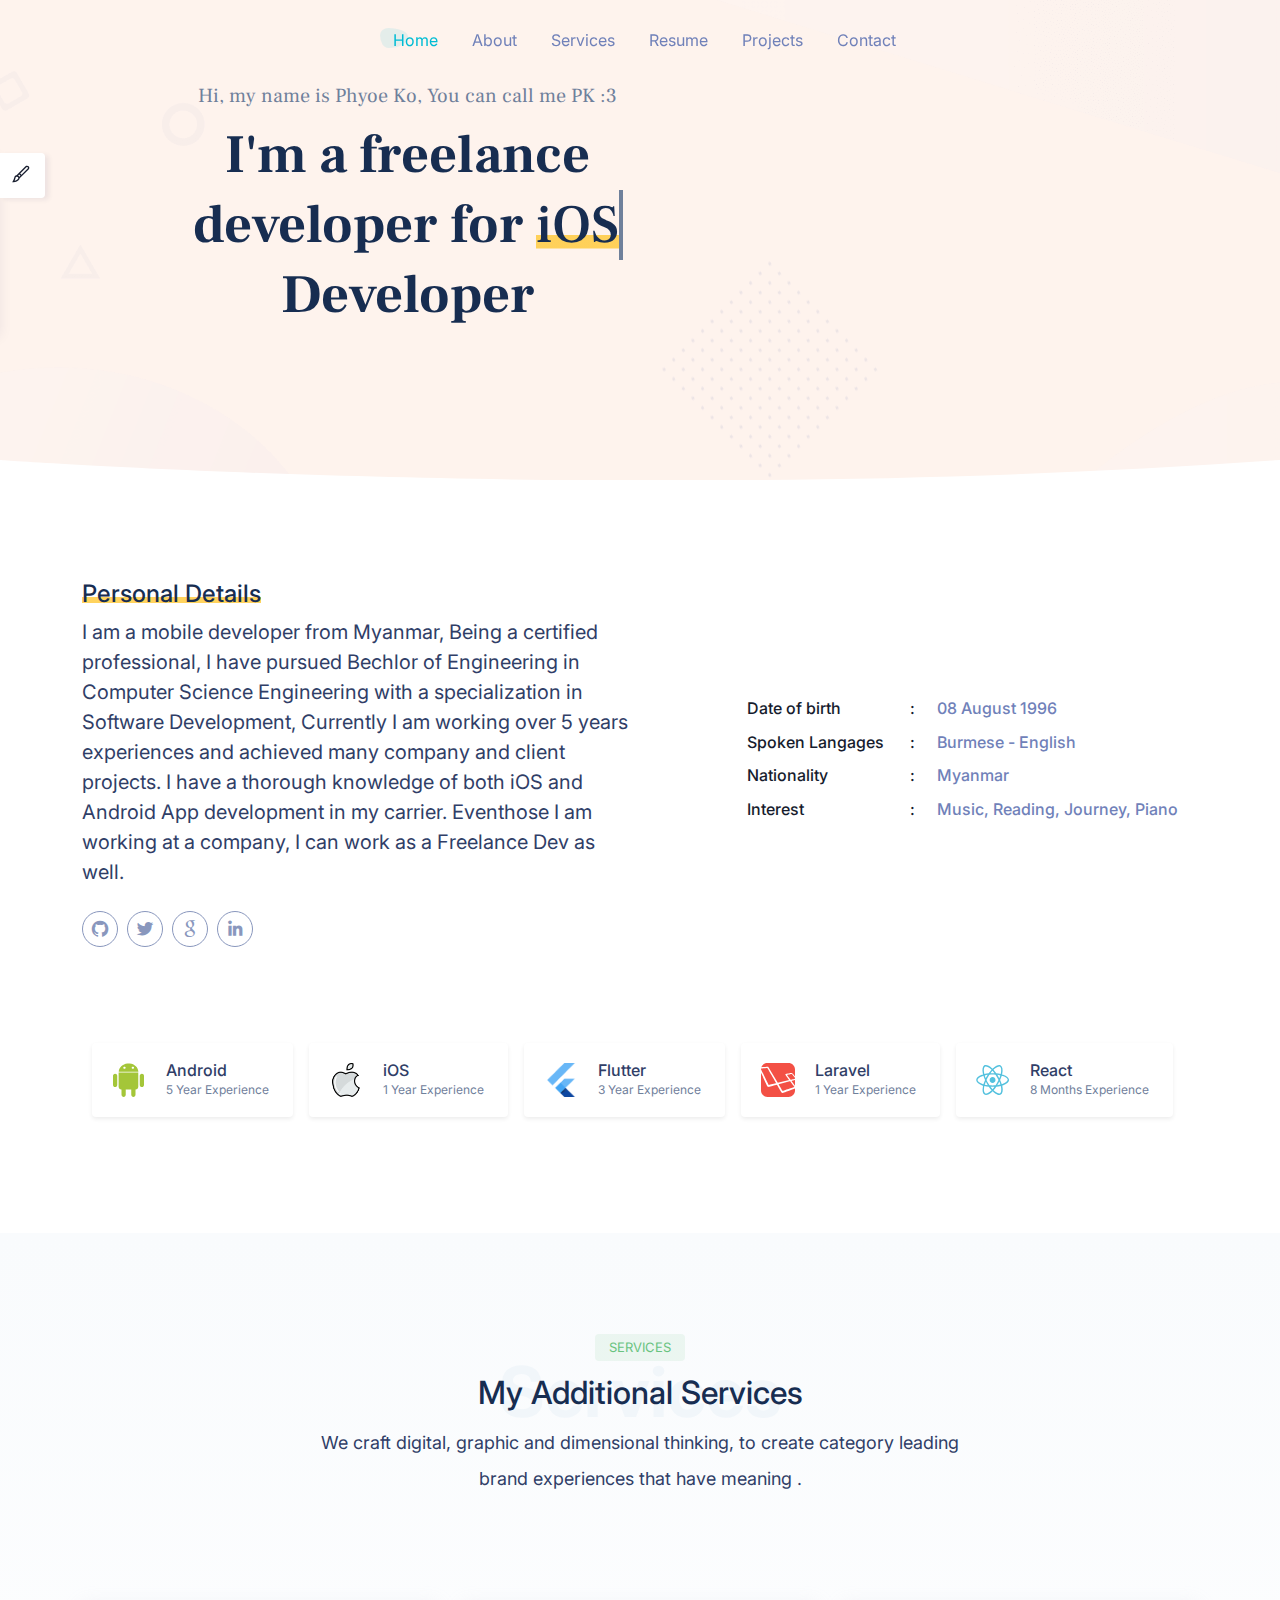
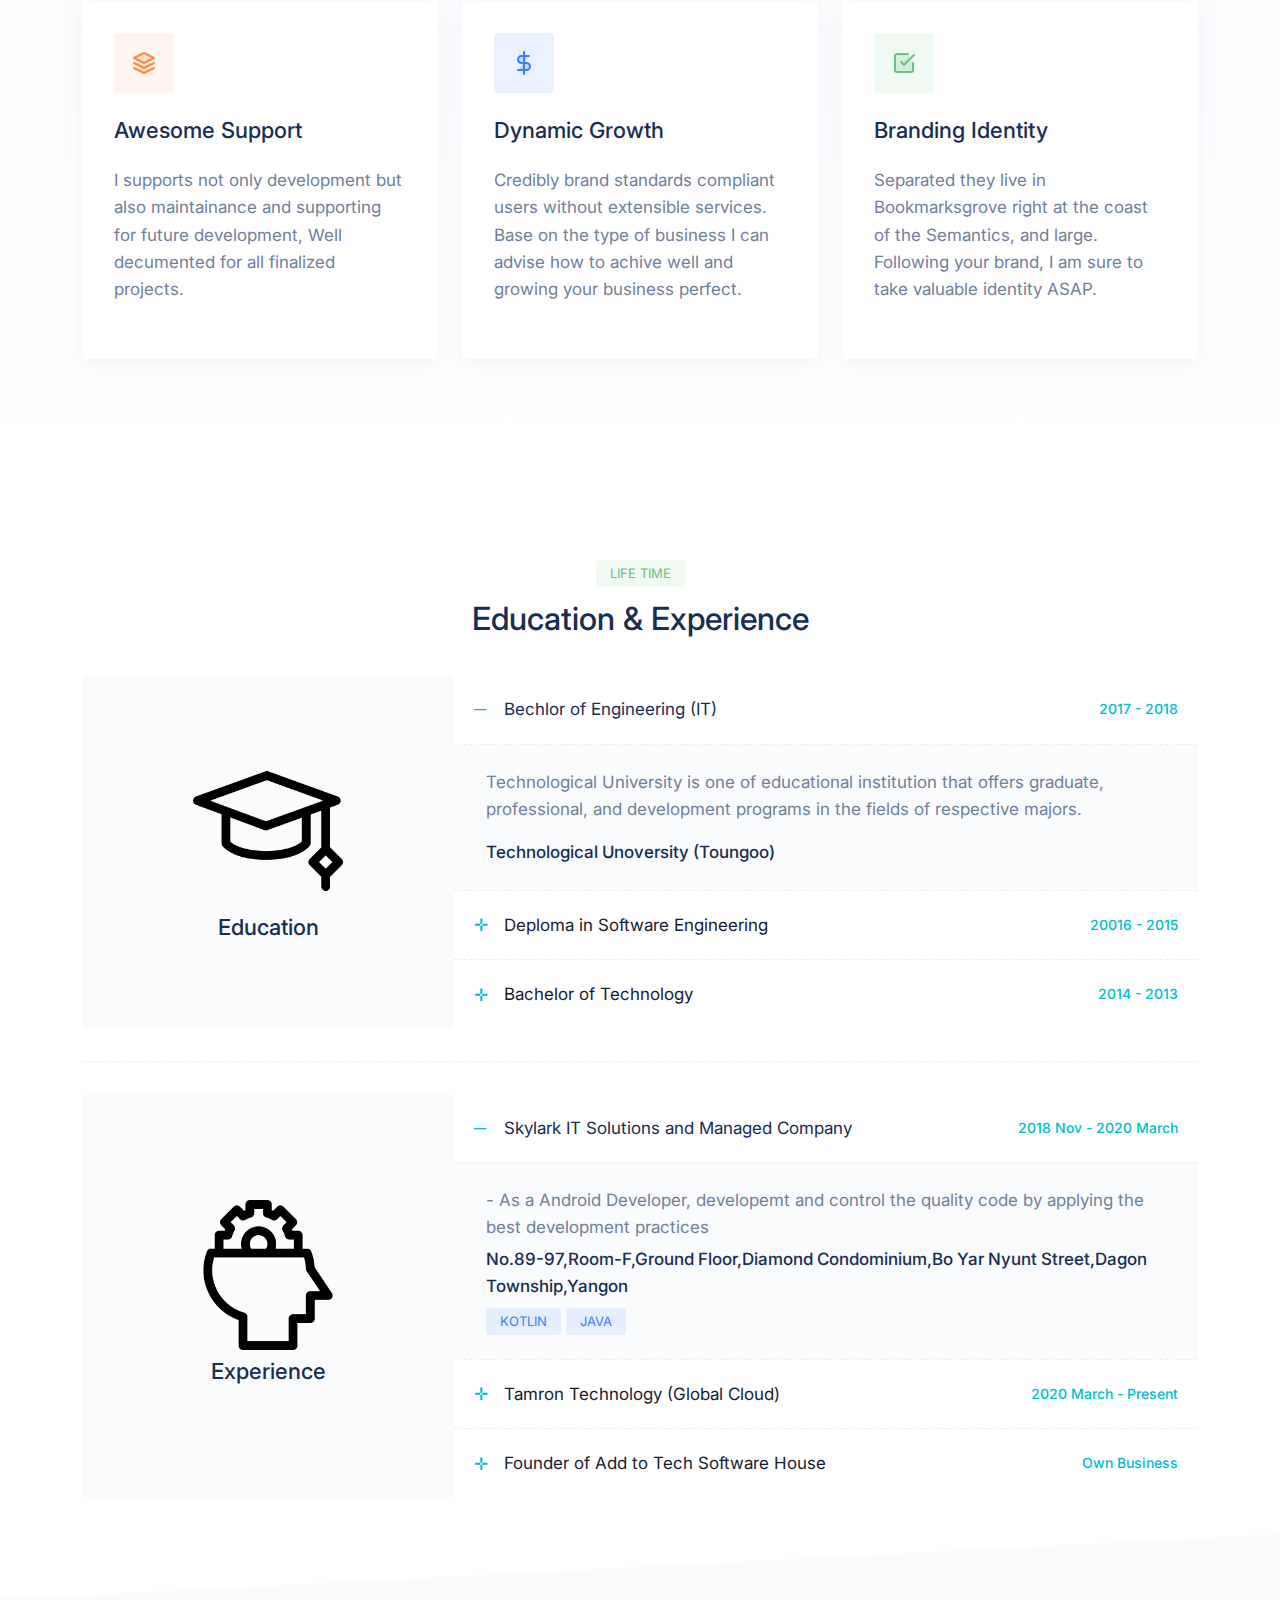
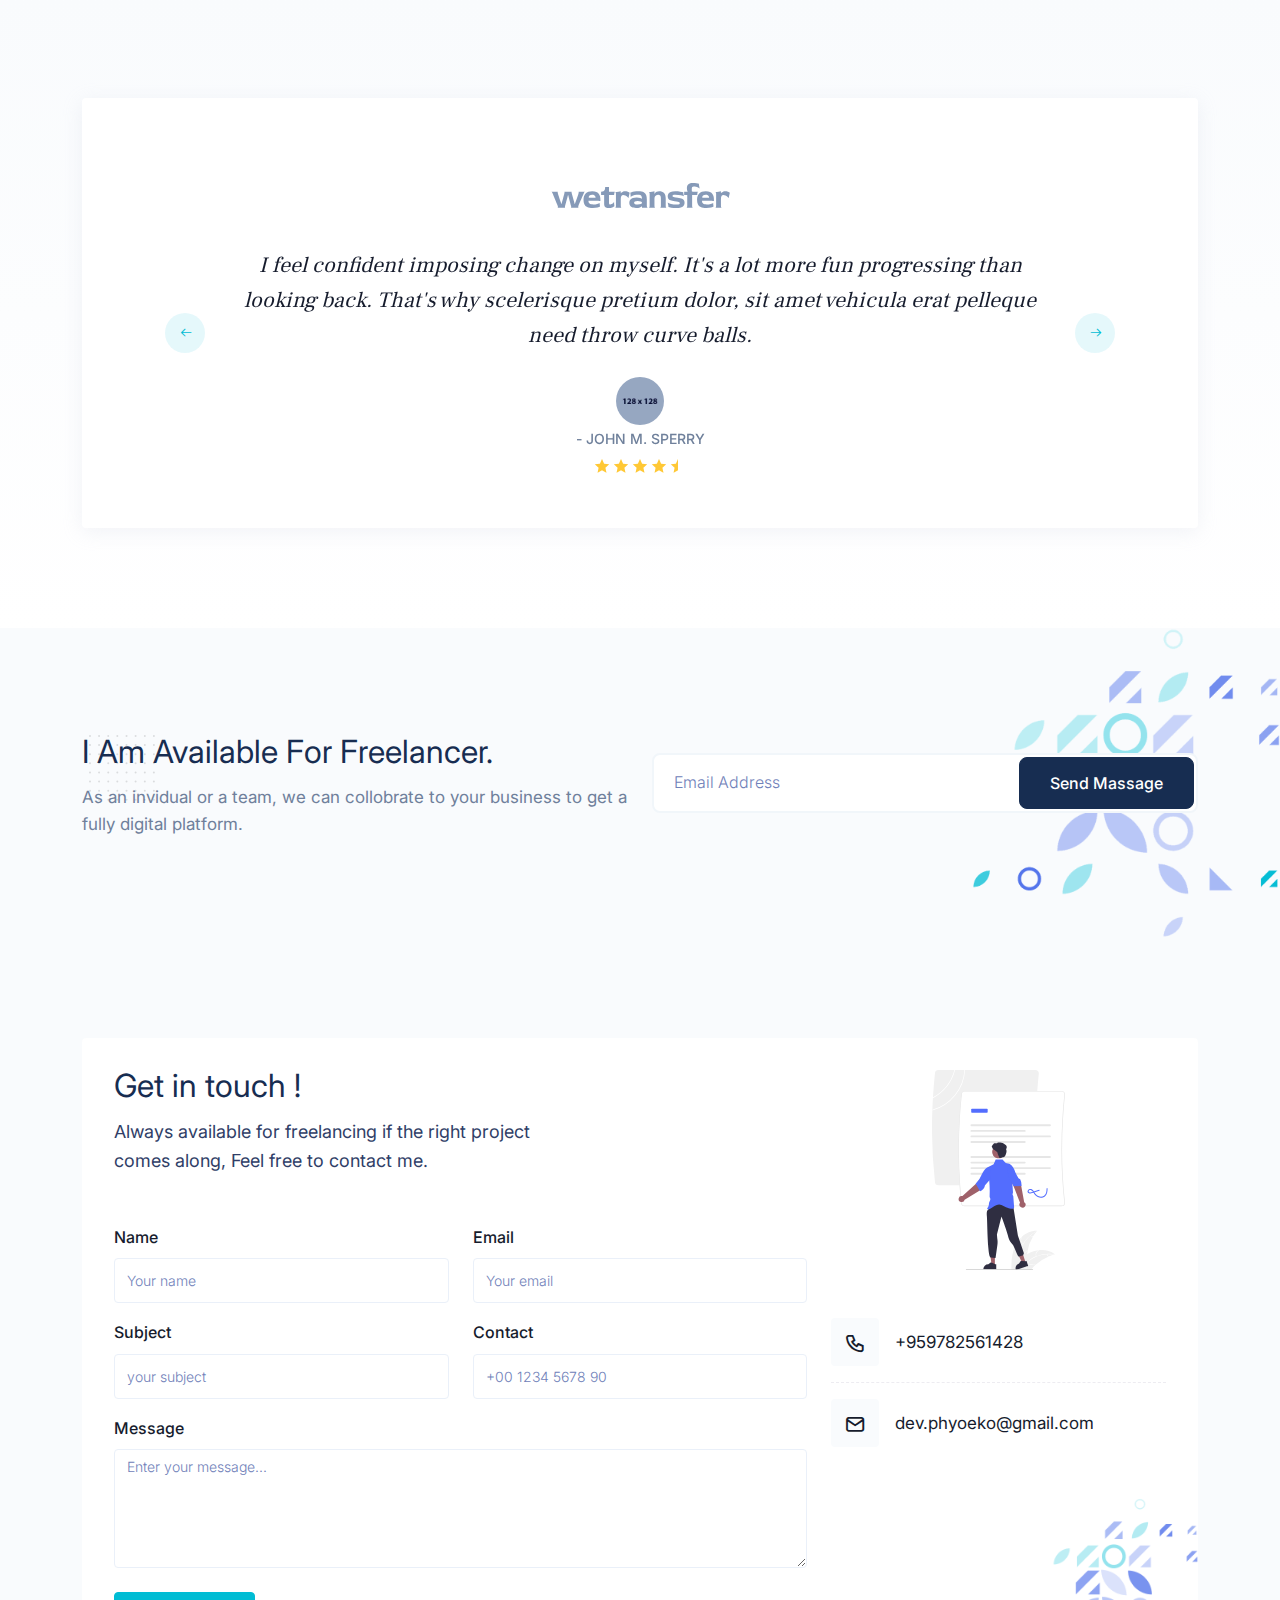
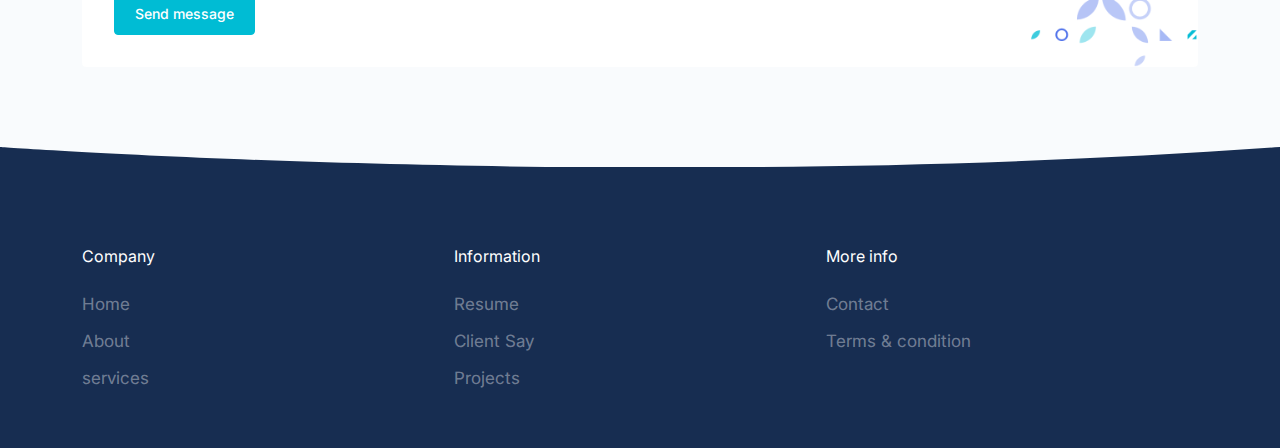
<file: index.html>
<!DOCTYPE html>
<html lang="en">
    <head>
        <meta charset="utf-8" />
        <title>Phyoe Ko Personal page</title>
        <meta name="viewport" content="width=device-width, initial-scale=1.0" />
        <meta name="description" content="Premium Bootstrap 5 Template" />
        <meta name="keywords" content="bootstrap 5, premium, marketing, multipurpose" />
        <meta content="Mannatthemes" name="author" />

        <!-- favicon -->
        <link rel="shortcut icon" href="images/favicon.ico" />

        <!-- css -->
        <link href="css/bootstrap.min.css" rel="stylesheet" type="text/css" />
        <link href="css/style.min.css" rel="stylesheet" type="text/css" />

        <!-- colors -->
        <link href="css/colors/default.css" rel="stylesheet" type="text/css" id="color-opt" />
    </head>

    <body data-bs-spy="scroll" data-bs-target=".navbar" data-bs-offset="80" >
        <!-- start navbar -->
        <nav class="navbar navbar-expand-lg fixed-top sticky" id="navbar">
            <div class="container">
                <a href="javascript:void(0)" class="navbar-toggler" data-bs-toggle="collapse" data-bs-target="#navbarNav" aria-controls="navbarNav" aria-expanded="false" aria-label="Toggle navigation">
                    <span class="navbar-toggle-icon"><i data-feather="menu"></i></span>
                </a><!--end navbar-toggler-->

                <div class="collapse navbar-collapse" id="navbarNav">
                    <ul class="navbar-nav mx-auto navbar-center mt-lg-0 mt-2">
                        <li class="nav-item">
                            <a class="nav-link active" href="index.html">Home</a>
                        </li><!--end nav-item-->
                        <li class="nav-item">
                            <a class="nav-link" href="about.html">About</a>
                        </li><!--end nav-item-->
                        <li class="nav-item">
                            <a class="nav-link" href="services.html">Services</a>
                        </li><!--end nav-item-->                        
                        <li class="nav-item">
                            <a class="nav-link" href="resume.html">Resume</a>
                        </li><!--end nav-item-->
                        <li class="nav-item">
                            <a class="nav-link" href="projects.html">Projects</a>
                        </li><!--end nav-item-->
                
                        <li class="nav-item">
                            <a class="nav-link" href="contact.html">Contact</a>
                        </li><!--end nav-item-->
                    </ul><!--end navbar-nav-->
                    
                </div><!-- end #navbarNav -->
            </div><!-- end container -->
        </nav>
        <!-- end navbar -->

        <!-- start hero -->
        <section class="hero-one position-relative main-bg" id="home"  style="background-image: url(images/personal/main-bg.png); background-size: cover; background-position: center center;">
            <div class="container"  style="height:80px;"></div>
            <div class="container"  style="height:400px;" >
                <div class="parent">
                <div 
                class="col-lg-7 text-center px-0 px-xl-4 mt-5 mt-lg-0 pt-5 pt-lg-0">
                    <h5 class="d-inline-block py-1 px-3 rounded text-muted font-secondary">Hi, my name is Phyoe Ko, You can call me PK :3</h5>
                    <h1 class="hero-title mb-4 font-secondary fo">I'm a freelance developer for <mark><span class="fw-medium typewrite" data-period="2000" data-type='["iOS", "Android", "Flutter"]'></span></mark> Developer</h1>   
                    <span class="wrap"></span>                     
            
                </div><!--end col-->  
                </div>        
            </div><!-- end container -->
        </section>
        <!-- end hero -->
        <div class="position-relative">
            <div class="shape overflow-hidden text-white">
                <svg viewBox="0 0 2880 48" fill="none" xmlns="http://www.w3.org/2000/svg">
                    <path d="M0 48H1437.5H2880V0H2160C1442.5 52 720 0 720 0H0V48Z" fill="currentColor"></path>
                </svg>
            </div>
        </div>
        <!-- start about -->
        <section class="section" id="about">
            <div class="container">
                <div class="row align-items-center">                
                    <div class="col-lg-6 align-self-center">
                        <h5 class="fs-24 text-dark fw-medium"><mark>Personal Details</mark></h5>       
                        <h4 class="fw-normal lh-base text-gray-700 mb-4 fs-20"> I am a mobile developer from Myanmar, Being a certified professional, I have pursued Bechlor of Engineering in Computer Science Engineering with a specialization in Software Development, Currently I am working over 5 years experiences and achieved many company and client projects.
                            I have a thorough knowledge of both iOS and Android App development in my carrier. Eventhose I am working at a company, I can work as a Freelance Dev as well.
                        </h4>
                        <div class="social">
                            <a href="#">
                                <i class="lab la-github github me-1"></i>
                            </a>
                            <a href="#">
                                <i class="lab la-twitter twitter me-1"></i>
                            </a>
                            <a href="#">
                                <i class="lab la-google google me-1"></i>
                            </a>
                            <a href="#">
                                <i class="lab la-linkedin-in linkedin me-1"></i>
                            </a>
                        </div>
                    </div><!--end col--> 
                    <div class="col-lg-5 ms-auto align-self-center">
                        <div class="mb-5 mb-lg-0">
                            <p class="mb-2">
                                <span class="personal-detail-title">Date of birth</span> 
                                <span class="personal-detail-info">08 August 1996</span>
                            </p>
                            <p class="mb-2">
                                <span class="personal-detail-title">Spoken Langages</span> 
                                <span class="personal-detail-info">Burmese - English </span>
                            </p>
                            <p class="mb-2">
                                <span class="personal-detail-title">Nationality</span> 
                                <span class="personal-detail-info">Myanmar</span>
                            </p>
                            <p class="mb-2">
                                <span class="personal-detail-title">Interest</span> 
                                <span class="personal-detail-info">Music, Reading, Journey, Piano</span>
                            </p>
                        </div>
                    </div><!--end col-->
                    <div class="col-12 mt-5">
                        <div class="d-flex flex-wrap justify-content-center  mt-4 mt-md-5">
                            <div class="mx-3 ms-sm-0 ms-sm-0 mb-3 card-bg rounded p-1 pe-3 p-md-3 pe-md-4 shadow-sm">
                                <div class="d-flex align-items-center">
                                    <div class="thumb-md d-flex flex-wrap justify-content-center align-items-center">
                                        <img src="images/logos/android.svg" alt="" class="" height="34">
                                    </div>
                                    <div class="ms-3">
                                        <h6 class="mb-0 fw-medium text-gray-700">Android</h6>
                                        <p class="text-muted mb-0 fs-12">5 Year Experience</p>
                                    </div>
                                </div>                           
                            </div><!--/div-->
                            <div class="mx-3 ms-sm-0 ms-sm-0 mb-3 card-bg rounded p-1 pe-3 p-md-3 pe-md-4 shadow-sm">
                                <div class="d-flex align-items-center">
                                    <div class="thumb-md d-flex flex-wrap justify-content-center align-items-center">
                                        <img src="images/logos/apple.png" alt="" class="" height="34">
                                    </div>
                                    <div class="ms-3">
                                        <h6 class="mb-0 fw-medium text-gray-700">iOS</h6>
                                        <p class="text-muted mb-0 fs-12">1 Year Experience</p>
                                    </div>
                                </div>                           
                            </div><!--/div-->
                            <div class="mx-3 ms-sm-0 ms-sm-0 mb-3 card-bg rounded p-1 pe-3 p-md-3 pe-md-4 shadow-sm">
                                <div class="d-flex align-items-center">
                                    <div class="thumb-md d-flex flex-wrap justify-content-center align-items-center">
                                        <img src="images/logos/flutter.png" alt="" class="" height="34">
                                    </div>
                                    <div class="ms-3">
                                        <h6 class="mb-0 fw-medium text-gray-700">Flutter</h6>
                                        <p class="text-muted mb-0 fs-12">3 Year Experience</p>
                                    </div>
                                </div>                           
                            </div><!--/div-->
                            <div class="mx-3 ms-sm-0 ms-sm-0 mb-3 card-bg rounded p-1 pe-3 p-md-3 pe-md-4 shadow-sm">
                                <div class="d-flex align-items-center">
                                    <div class="thumb-md d-flex flex-wrap justify-content-center align-items-center">
                                        <img src="images/logos/laravel.svg" alt="" class="" height="34">
                                    </div>
                                    <div class="ms-3">
                                        <h6 class="mb-0 fw-medium text-gray-700">Laravel</h6>
                                        <p class="text-muted mb-0 fs-12">1 Year Experience</p>
                                    </div>
                                </div>                           
                            </div><!--/div-->
                            <div class="mx-3 ms-sm-0 ms-sm-0 mb-3 card-bg rounded p-1 pe-3 p-md-3 pe-md-4 shadow-sm">
                                <div class="d-flex align-items-center">
                                    <div class="thumb-md d-flex flex-wrap justify-content-center align-items-center">
                                        <img src="images/logos/react.svg" alt="" class="" height="34">
                                    </div>
                                    <div class="ms-3">
                                        <h6 class="mb-0 fw-medium text-gray-700">React</h6>
                                        <p class="text-muted mb-0 fs-12">8 Months Experience</p>
                                    </div>
                                </div>                           
                            </div><!--/div-->
                        </div><!-- End div -->
                    </div><!-- End Col -->
                </div><!--end row--> 
            </div><!-- end container -->
        </section>
        <!-- end about -->
        <!-- start services -->
        <section class="section bg-gradient-light-white" id="services">
            <div class="container">                
                <div class="row justify-content-center mb-4">
                    <div class="col-12 col-md-10 col-lg-7 text-center position-relative">
                        <span class="badge badge-lg rounded bg-soft-alt-success fw-normal fs-13 text-uppercase">Services</span>
                        <h2 class="fs-2 fw-medium lh-1 text-dark my-3 position-relative z-i-2">My Additional Services</h2>
                        <div class="bg-text">
                            <h1 class="fw-bold p-0"> Services</h1>
                        </div>
                        <p class="text-gray-700 fs-18 fs-lg mb-4 mb-md-5 lh-lg">
                            We craft digital, graphic and dimensional thinking, to create category leading brand experiences that have meaning .
                        </p>
                    </div><!--end col-->
                </div><!--end row-->
                <div class="row">
                    <div class="col-lg-4 col-md-6 mt-4 pt-2">
                        <div class="card rounded shadow border-0">
                            <div class="card-body p-4 m-2">
                                <div class="bg-soft-alt-orange d-flex justify-content-center align-items-center thumb-xl  rounded">
                                    <i data-feather="layers" class="align-self-center svg-orange icon-md"></i>  
                                </div>
                                <h5 class="text-dark fs-22 fw-medium my-4">Awesome Support</h5>
                                <p class="text-muted pb-4">I supports not only development but also maintainance and supporting for future development, Well decumented for all finalized projects.</p>
                            </div><!-- end card-body -->
                        </div><!-- end card -->
                    </div><!-- end col -->
                    <div class="col-lg-4 col-md-6 mt-4 pt-2">
                        <div class="card rounded shadow  border-0">
                            <div class="card-body p-4 m-2">
                                <div class="bg-soft-alt-info d-flex justify-content-center align-items-center thumb-xl  rounded">
                                    <i data-feather="dollar-sign" class="align-self-center svg-info icon-md"></i>  
                                </div>
                                <h5 class="text-dark fs-22 fw-medium my-4">Dynamic Growth</h5>
                                <p class="text-muted pb-4">Credibly brand standards compliant users without extensible services. Base on the type of business I can advise how to achive well and growing your business perfect.</p>
                            </div><!-- end card-body -->
                        </div><!-- end card -->
                    </div><!-- end col -->
                    <div class="col-lg-4 col-md-6 mt-4 pt-2">
                        <div class="card rounded shadow  border-0">
                            <div class="card-body p-4 m-2">
                                <div class="bg-soft-alt-success d-flex justify-content-center align-items-center thumb-xl  rounded">
                                    <i data-feather="check-square" class="align-self-center svg-success icon-md"></i>  
                                </div>
                                <h5 class="text-dark fs-22 fw-medium my-4">Branding Identity</h5>
                                <p class="text-muted pb-4">Separated they live in Bookmarksgrove right at the coast of the Semantics, and large. Following your brand, I am sure to take valuable identity ASAP. </p>
                            </div><!-- end card-body -->
                        </div><!-- end card -->
                    </div><!-- end col -->
                </div><!-- end row -->
            </div><!-- end container -->
        </section>
        <!-- end services -->

        
        <!-- start resume -->
        <section class="section" id="resume">
            <div class="container">                
                <div class="row justify-content-center mb-4">
                    <div class="col-12 col-md-10 col-lg-7 text-center">
                        <span class="badge badge-lg rounded bg-soft-alt-success fw-normal fs-13 text-uppercase">Life Time</span>
                        <h2 class="fs-2 fw-medium lh-1 text-dark my-3">Education & Experience</h2>
                    
                    </div><!--end col-->
                </div><!--end row-->
                <div class="row">
                    <div class="col-12">
                        <div class="row g-0">
                            <div class="col-lg-4 col-md-6">
                                <div class="card rounded bg-light h-100 border-0">
                                    <div class="card-body d-flex justify-content-center align-items-center">
                                        <div class="mx-auto text-center">
                                            <img src="images/personal/education.png" alt="" class="vector-dark" height="150">
                                            <img src="images/personal/education.png" alt="" class="vector-light" height="150">
                                            <h5 class="text-dark fs-22 fw-medium my-2">Education</h5>     
                                        </div>                          
                                    </div><!-- end card-body -->
                                </div><!-- end card -->
                            </div><!-- end col -->
                            <div class="col-lg-8 col-md-6">
                                <div class="card rounded bg-white  h-100 border-0">
                                    <div class="card-body p-0">
                                        <div class="accordion accordion-flush" id="Education_accordion">
                                            <div class="accordion-item">
                                                <h2 class="accordion-header" id="prime">
                                                    <button class="accordion-button" type="button" data-bs-toggle="collapse" data-bs-target="#Education_one" aria-expanded="false">                                                        
                                                        Bechlor of Engineering (IT)
                                                        <span class="fw-medium text-primary ms-auto fs-14">2017 - 2018</span>
                                                    </button>
                                                </h2>
                                                <div id="Education_one" class="accordion-collapse collapse show" aria-labelledby="prime" data-bs-parent="#Education_accordion">
                                                    <div class="accordion-body">
                                                        <p class="text-muted mb-3">Technological University is one of educational institution that offers graduate, 
                                                            professional, and development programs 
                                                            in the fields of respective majors.
                                                        </p>
                                                        <p class="fw-medium">Technological Unoversity (Toungoo)</p>
                                                    </div>
                                                </div>
                                            </div><!--end accordion-item-->
                                            <div class="accordion-item">
                                                <h2 class="accordion-header" id="second">
                                                    <button class="accordion-button collapsed" type="button" data-bs-toggle="collapse" data-bs-target="#Education_two" aria-expanded="false">
                                                    Deploma in Software Engineering
                                                    <span class="fw-medium text-primary ms-auto fs-14">20016 - 2015</span>
                                                    </button>
                                                </h2>
                                                <div id="Education_two" class="accordion-collapse collapse" aria-labelledby="second" data-bs-parent="#Education_accordion">
                                                    <div class="accordion-body">
                            
                                                        <p class="fw-medium">Toungoo  University,</p>
                                                    </div>
                                                </div>
                                            </div><!--end accordion-item-->
                                            <div class="accordion-item">
                                                <h2 class="accordion-header" id="higher">
                                                    <button class="accordion-button collapsed" type="button" data-bs-toggle="collapse" data-bs-target="#Education_three" aria-expanded="false">
                                                        Bachelor of Technology
                                                    <span class="fw-medium text-primary ms-auto fs-14">2014 - 2013</span>
                                                    </button>
                                                </h2>
                                                <div id="Education_three" class="accordion-collapse collapse" aria-labelledby="higher" data-bs-parent="#Education_accordion">
                                                    <div class="accordion-body">
                                                        <p class="fw-medium">Technological Unoversity (Toungoo)</p>
                                                    </div>
                                                </div>
                                            </div><!--end accordion-item-->
                                        </div><!--end accordion-->
                                    </div><!-- end card-body -->
                                </div><!-- end card -->
                            </div><!-- end col -->                            
                        </div><!-- end row -->
                        <hr class="hr-dashed">
                        <div class="row g-0">
                            <div class="col-lg-4 col-md-6">
                                <div class="card rounded bg-light h-100 border-0">
                                    <div class="card-body d-flex justify-content-center align-items-center">
                                        <div class="mx-auto text-center">
                                            <img src="images/personal/experience.png" alt="" class="vector-dark" height="150">
                                            <img src="images/personal/experience.png" alt="" class="vector-light" height="150">
                                            <h5 class="text-dark fs-22 fw-medium my-2">Experience</h5>     
                                        </div>                          
                                    </div><!-- end card-body -->
                                </div><!-- end card -->
                            </div><!-- end col -->
                            <div class="col-lg-8 col-md-6">
                                <div class="card rounded bg-white  h-100 border-0">
                                    <div class="card-body p-0">
                                        <div class="accordion accordion-flush" id="Experience_accordion">
                                            <div class="accordion-item">
                                                <h2 class="accordion-header" id="first-co">
                                                    <button class="accordion-button" type="button" data-bs-toggle="collapse" data-bs-target="#Experience_one" aria-expanded="false">
                                                        Skylark IT Solutions and Managed Company
                                                        <span class="fw-medium text-primary ms-auto fs-14">2018 Nov - 2020 March</span>
                                                    </button>
                                                </h2>
                                                <div id="Experience_one" class="accordion-collapse collapse show" aria-labelledby="first-co" data-bs-parent="#Experience_accordion">
                                                    <div class="accordion-body">
                                                        <p class="text-muted mb-1">- As a Android Developer, developemt and control the quality code by applying the best development practices</p>
                                                        <p class="fw-medium">No.89-97,Room-F,Ground Floor,Diamond Condominium,Bo Yar Nyunt Street,Dagon Township,Yangon</p>
                                                        <span class="badge badge-lg rounded bg-soft-alt-info fw-normal fs-13 text-uppercase mt-2">Kotlin</span>
                                                        <span class="badge badge-lg rounded bg-soft-alt-info fw-normal fs-13 text-uppercase mt-2">Java</span>
                
                                                    </div>
                                                </div>
                                            </div><!--end accordion-item-->
                                            <div class="accordion-item">
                                                <h2 class="accordion-header" id="second-co">
                                                    <button class="accordion-button collapsed" type="button" data-bs-toggle="collapse" data-bs-target="#Experience_two" aria-expanded="false">
                                                    Tamron Technology (Global Cloud)
                                                    <span class="fw-medium text-primary ms-auto fs-14">2020 March - Present</span>
                                                    </button>
                                                </h2>
                                                <div id="Experience_two" class="accordion-collapse collapse" aria-labelledby="second-co" data-bs-parent="#Experience_accordion">
                                                    <div class="accordion-body">
                                                        <p class="text-muted mb-1">- Working multiple roles for development and lead of Flutter Development </p>
                                                        <p class="fw-medium">Unit-7, 11th Floor, Office Tower 2, Myanmar Center, Yangon, Myanmar</p>
                                                        <span class="badge badge-lg rounded bg-soft-alt-info fw-normal fs-13 text-uppercase mt-2">Java</span>
                                                        <span class="badge badge-lg rounded bg-soft-alt-info fw-normal fs-13 text-uppercase mt-2">Kotlin</span>
                                                        <span class="badge badge-lg rounded bg-soft-alt-info fw-normal fs-13 text-uppercase mt-2">Flutter</span>
                                                    </div>
                                                </div>
                                            </div><!--end accordion-item-->
                                            <div class="accordion-item">
                                                <h2 class="accordion-header" id="third-co">
                                                    <button class="accordion-button collapsed" type="button" data-bs-toggle="collapse" data-bs-target="#Experience_three" aria-expanded="false">
                                                       Founder of Add to Tech Software House
                                                    <span class="fw-medium text-primary ms-auto fs-14">Own Business</span>
                                                    </button>
                                                </h2>
                                                <div id="Experience_three" class="accordion-collapse collapse" aria-labelledby="third-co" data-bs-parent="#Experience_accordion">
                                                    <div class="accordion-body">
                                                        <p class="text-muted mb-1"> - Delivered best quality of project to my clients. Developing over 5 huge projects with my team </p>
                                            
                                                        <span class="badge badge-lg rounded bg-soft-alt-info fw-normal fs-13 text-uppercase mt-2">Node.js</span>
                                                        <span class="badge badge-lg rounded bg-soft-alt-info fw-normal fs-13 text-uppercase mt-2">Php.net</span>
                                                        <span class="badge badge-lg rounded bg-soft-alt-info fw-normal fs-13 text-uppercase mt-2">Laravel</span>
                                                        <span class="badge badge-lg rounded bg-soft-alt-info fw-normal fs-13 text-uppercase mt-2">Flutter</span>
                                                    </div>
                                                </div>
                                            </div><!--end accordion-item-->
                                        </div><!--end accordion-->
                                    </div><!-- end card-body -->
                                </div><!-- end card -->
                            </div><!-- end col -->
                        </div><!--end row-->
                    </div><!-- end col -->
                </div><!-- end row -->
            </div><!-- end container -->
        </section>
        <!-- end resume -->
        
        <div class="position-relative"> 
            <div class="shape overflow-hidden text-light"> 
                <svg viewBox="0 0 2880 150" fill="none" xmlns="http://www.w3.org/2000/svg"> <path d="M110 105L2160 0H2880V150H0V105H110Z" fill="currentColor"></path> </svg>
            </div>
        </div>
        <!--what client says -->
        <section class="section bg-gradient-light-white" id="review">
            <div class="container">  
                <div class="row">
                    <div class="col-lg-12 mx-auto">                       
                        <div class="card rounded shadow ">                            
                            <div class="client-carousel">
                                <div class="row align-items-center">
                                    <div class="col-lg-10 p-5 mx-auto">                                        
                                        <div class="client-carousel">
                                            <div id="demo" class="carousel carousel-dark slide" data-bs-ride="carousel" data-bs-wrap="true">                                            
                                                <div class="carousel-inner">
                                                    <div class="carousel-item text-center active" data-bs-interval="4000">
                                                        <img src="images/logos/logo-1.svg" alt="" class="my-3" height="70">
                                                        <p class="font-secondary fs-22 fst-italic mb-4 px-4">                                                    
                                                            I feel confident imposing change on myself. 
                                                            It's a lot more fun progressing than looking back. 
                                                            That's why scelerisque pretium dolor, 
                                                            sit amet vehicula erat pelleque need throw curve balls.                                                    
                                                        </p>
                                                        <img src="images/users/user-3.jpg" alt="" class="thumb-lg rounded-circle d-block mx-auto">
                                                        <span class="text-uppercase text-muted fs-14 fw-medium">- John M. Sperry</span>
                                                        <ul class="list-inline mb-0 align-self-center">
                                                            <li class="list-inline-item"><i class="la la-star text-warning fs-16"></i></li>
                                                            <li class="list-inline-item"><i class="la la-star text-warning fs-16 ms-n2"></i></li>
                                                            <li class="list-inline-item"><i class="la la-star text-warning fs-16 ms-n2"></i></li>
                                                            <li class="list-inline-item"><i class="la la-star text-warning fs-16 ms-n2"></i></li>
                                                            <li class="list-inline-item"><i class="la la-star-half-o text-warning fs-16 ms-n2"></i></li>
                                                        </ul>
                                                    </div>
                                                    <div class="carousel-item text-center" data-bs-interval="4000">
                                                        <img src="images/logos/logo-3.svg" alt="" class="my-3" height="70">
                                                        <p class="font-secondary fs-22 fst-italic mb-4 px-4">                                                    
                                                            I feel confident imposing change on myself. 
                                                            It's a lot more fun progressing than looking back. 
                                                            That's why scelerisque pretium dolor, 
                                                            sit amet vehicula erat pelleque need throw curve balls.                                                    
                                                        </p>
                                                        <img src="images/users/user-5.jpg" alt="" class="thumb-lg rounded-circle d-block mx-auto">
                                                        <span class="text-uppercase text-muted fs-14 fw-medium">- Larry J. Akins</span>
                                                        <ul class="list-inline mb-0 align-self-center">
                                                            <li class="list-inline-item"><i class="la la-star text-warning fs-16"></i></li>
                                                            <li class="list-inline-item"><i class="la la-star text-warning fs-16 ms-n2"></i></li>
                                                            <li class="list-inline-item"><i class="la la-star text-warning fs-16 ms-n2"></i></li>
                                                            <li class="list-inline-item"><i class="la la-star text-warning fs-16 ms-n2"></i></li>
                                                            <li class="list-inline-item"><i class="la la-star-half-o text-warning fs-16 ms-n2"></i></li>
                                                        </ul>
                                                    </div>
                                                </div>                                            
                                            </div> 
                                            <button class="carousel-control-prev" type="button" data-bs-target="#demo" data-bs-slide="prev">
                                                <span class="carousel-control-prev-icon"></span>
                                            </button>
                                            <button class="carousel-control-next" type="button" data-bs-target="#demo" data-bs-slide="next">
                                                <span class="carousel-control-next-icon"></span>
                                            </button>
                                        </div> <!--end client-carousel-->                                        
                                    </div><!--end col-->                                 
                                </div><!-- end row -->                                 
                             </div><!--end card-body-->
                        </div><!--end card-->
                    </div><!--end col-->            
                </div><!-- end row -->                 
            </div><!-- end container -->
        </section>
        <!-- end what client says -->
        
        <section class="section bg-light cta-pettern" id="cta">
            <div class="container">            
                <div class="row align-items-center">
                    <div class="col-lg-6">
                        <div class="pattern-1 position-absolute">
                            <img src="images/p-1.svg" alt="" class="" height="80">
                        </div>
                        <h2 class="text-dark" style="line-height: 1.5; position: relative;">I Am Available For Freelancer.</h2>
                        <p class="text-muted mb-0">As an invidual or a team, we can collobrate to your business to get a fully digital platform.</p>
                    </div><!--end col--> 
                    <div class="col-lg-6 ml-auto">
                        <div class="cta-search">
                            <form class="position-relative">
                                <input type="email" placeholder="Email Address" required="">
                                <button type="submit" class="btn btn-dark">Send Massage</button>
                            </form>
                        </div>
                    </div><!--end col--> 
                </div><!--end row--> 
            </div><!--end container--> 
        </section>
    
        <!-- start contact us -->
        <section class="section bg-light" id="contact">
            <div class="container">
                <div class="row">
                    <div class="col-12">
                        <div class="card bg-white"  style="background: url(images/personal/testi-pet.png); background-repeat: no-repeat; background-size: 15%; background-position: right bottom;">
                            <div class="card-body">
                                <div class="row">
                                    <div class="col-md-8">
                                        <h2 class="fs-2 fw-normal lh-1 text-dark mb-3">Get in touch !</h2>
                                        <p class="text-gray-700 fs-18 fs-lg mb-4 mb-md-5 ">Always available for freelancing if the right project <br> comes along, Feel free to contact me.</p>
                                        <form method="post" name="myForm" onsubmit="return validateForm()">
                                            <span id="error-msg"></span>
                                            <div class="row">
                                                <div class="col-md-6 mb-3">
                                                    <label class="fw-medium form-label fs-16" for="name">Name</label>
                                                    <input type="text" class="form-control" placeholder="Your name" id="name" />
                                                </div>
                                                <!-- end col -->
                                                <div class="col-md-6 mb-3">
                                                    <label class="fw-medium form-label  fs-16" for="email">Email</label>
                                                    <input type="email" class="form-control" placeholder="Your email" id="email" />
                                                </div>
                                                <!-- end col -->
                                                <div class="col-md-6 mb-3">
                                                    <label class="fw-medium form-label  fs-16" for="subject">Subject</label>
                                                    <input type="text" class="form-control" placeholder="your subject" id="subject" />
                                                </div>
                                                <!-- end col -->
                                                <div class="col-md-6 mb-3">
                                                    <label class="fw-medium form-label  fs-16" for="number">Contact</label>
                                                    <input type="text" class="form-control" placeholder="+00 1234 5678 90" id="number" />
                                                </div>
                                                <!-- end col -->
                                                <div class="col-12 mb-3">
                                                    <label class="fw-medium form-label  fs-16" for="comments">Message</label>
                                                    <textarea class="form-control" id="comments" placeholder="Enter your message..." rows="5"></textarea>
                                                </div>
                                                <!-- end col -->
                                                <div class="col-12">
                                                    <input type="submit" id="submit" name="send" class="btn btn-primary mt-2" value="Send message" />
                                                </div>
                                                <!-- end col -->
                                            </div><!--end row-->
                                        </form><!-- end form -->
                                    </div><!-- end col -->
                                    <div class="col-md-4">
                                        <img src="images/personal/contact.svg" alt="" height="200" class=" mx-auto d-block mb-5">
                                        <div class="d-flex">
                                            <div class="bg-light d-flex justify-content-center align-items-center thumb-lg  rounded">
                                                <i class="ti ti-phone fs-22"></i>
                                            </div>
                                            <div class="align-self-center ms-3">
                                                <span class="d-block lh-1">+959782561428</span>
                        
                                            </div>
                                        </div>
                                        <hr class="hr-dashed my-3">
                                        <div class="d-flex">
                                            <div class="bg-light d-flex justify-content-center align-items-center thumb-lg  rounded">
                                                <i class="ti ti-mail fs-22"></i>
                                            </div>
                                            <div class="align-self-center ms-3">
                                                <span class="d-block lh-1">dev.phyoeko@gmail.com</span>
                                            
                                            </div>
                                        </div>
                                    </div><!--end col-->
                                </div><!-- end row -->  
                            </div><!--end card-body-->
                        </div><!--end card-->
                    </div><!-- end col -->
                </div><!-- end row -->   
            </div><!-- end container -->
        </section>
        <!-- end contact us -->


        <div class="position-relative">
            <div class="shape overflow-hidden bg-footer">
                <svg viewBox="0 0 2880 48" fill="none" xmlns="http://www.w3.org/2000/svg">
                    <path d="M0 48H1437.5H2880V0H2160C1442.5 52 720 0 720 0H0V48Z" fill="currentColor"></path>
                </svg>
            </div>
        </div>

        <!-- start footer -->
        <footer class="footer">
            <div class="container">
                <div class="row">
                        <div class="row">
                            <div class="col-md-4">
                                <h6 class="text-footer mb-4 mt-sm-0 mt-5">Company</h6>
                                <ul class="list-unstyled footer-list">
                                    <li><a href="#home">Home</a></li>
                                    <li><a href="#about">About</a></li>
                                    <li><a href="#services">services</a></li>
                                    
                                </ul>
                            </div><!-- end col -->
                            <div class="col-md-4">
                                <h6 class="text-footer mb-4 mt-sm-0 mt-4">Information</h6>
                                <ul class="list-unstyled footer-list">
                                    <li><a href="#resume">Resume</a></li>
                                    <li><a href="#review">Client Say</a></li>
                                    <li><a href="#projects">Projects</a></li>                                    
                                    
                                </ul>
                            </div><!-- end col -->
                            <div class="col-md-4">
                                <h6 class="text-footer mb-4 mt-sm-0 mt-4">More info</h6>
                                <ul class="list-unstyled footer-list">
                                   
                                    <li><a href="#contact">Contact</a></li>
                                    <li><a href="#">Terms & condition</a></li>
                                </ul>
                            </div><!-- end col -->
                        </div><!-- end row -->
                    </div><!-- end col -->
                </div><!-- end row -->
            </div>
            <!-- end container -->
        </footer>
        <!-- end footer -->

        <!-- start footer alter -->
    
            <!-- end container -->
        </div>
        <!-- end footer alter -->

        <!-- Style switcher -->
        <div id="style-switcher" onclick="toggleSwitcher()">
            <div>
                <h3 class="fw-medium mb-0">Select Your Choice</h3>
                <hr class="hr-dashed my-3">
                <ul class="pattern">
                    <li>
                        <a class="color1" href="javascript: void(0);" onclick="setColor('default')"></a>
                    </li>
                    <li>
                        <a class="color2" href="javascript: void(0);" onclick="setColor('info')"></a>
                    </li>
                    <li>
                        <a class="color3" href="javascript: void(0);" onclick="setColor('warning')"></a>
                    </li>
                    <li>
                        <a class="color4" href="javascript: void(0);" onclick="setColor('orange')"></a>
                    </li>
                    <li>
                        <a class="color5" href="javascript: void(0);" onclick="setColor('purple')"></a>
                    </li>
                    <li>
                        <a class="color6" href="javascript: void(0);" onclick="setColor('success')"></a>
                    </li>
                </ul>
            </div>
            <div class="bottom">
                <a href="javascript: void(0);" class="settings rounded-end"><i class="las la-paint-brush fs-22"></i></a>
            </div>
        </div>
        <!-- end Style switcher -->

        <script src="js/bootstrap.bundle.min.js"></script>

        <!-- feather icon -->
        <script src="js/feather.js"></script>
        <script src="js/shuffle.min.js"></script>
        <script src="js/projects.init.js"></script>
        <script src="js/typed.js"></script>

        <script src="js/app.js"></script>
    </body>
</html>
</file>
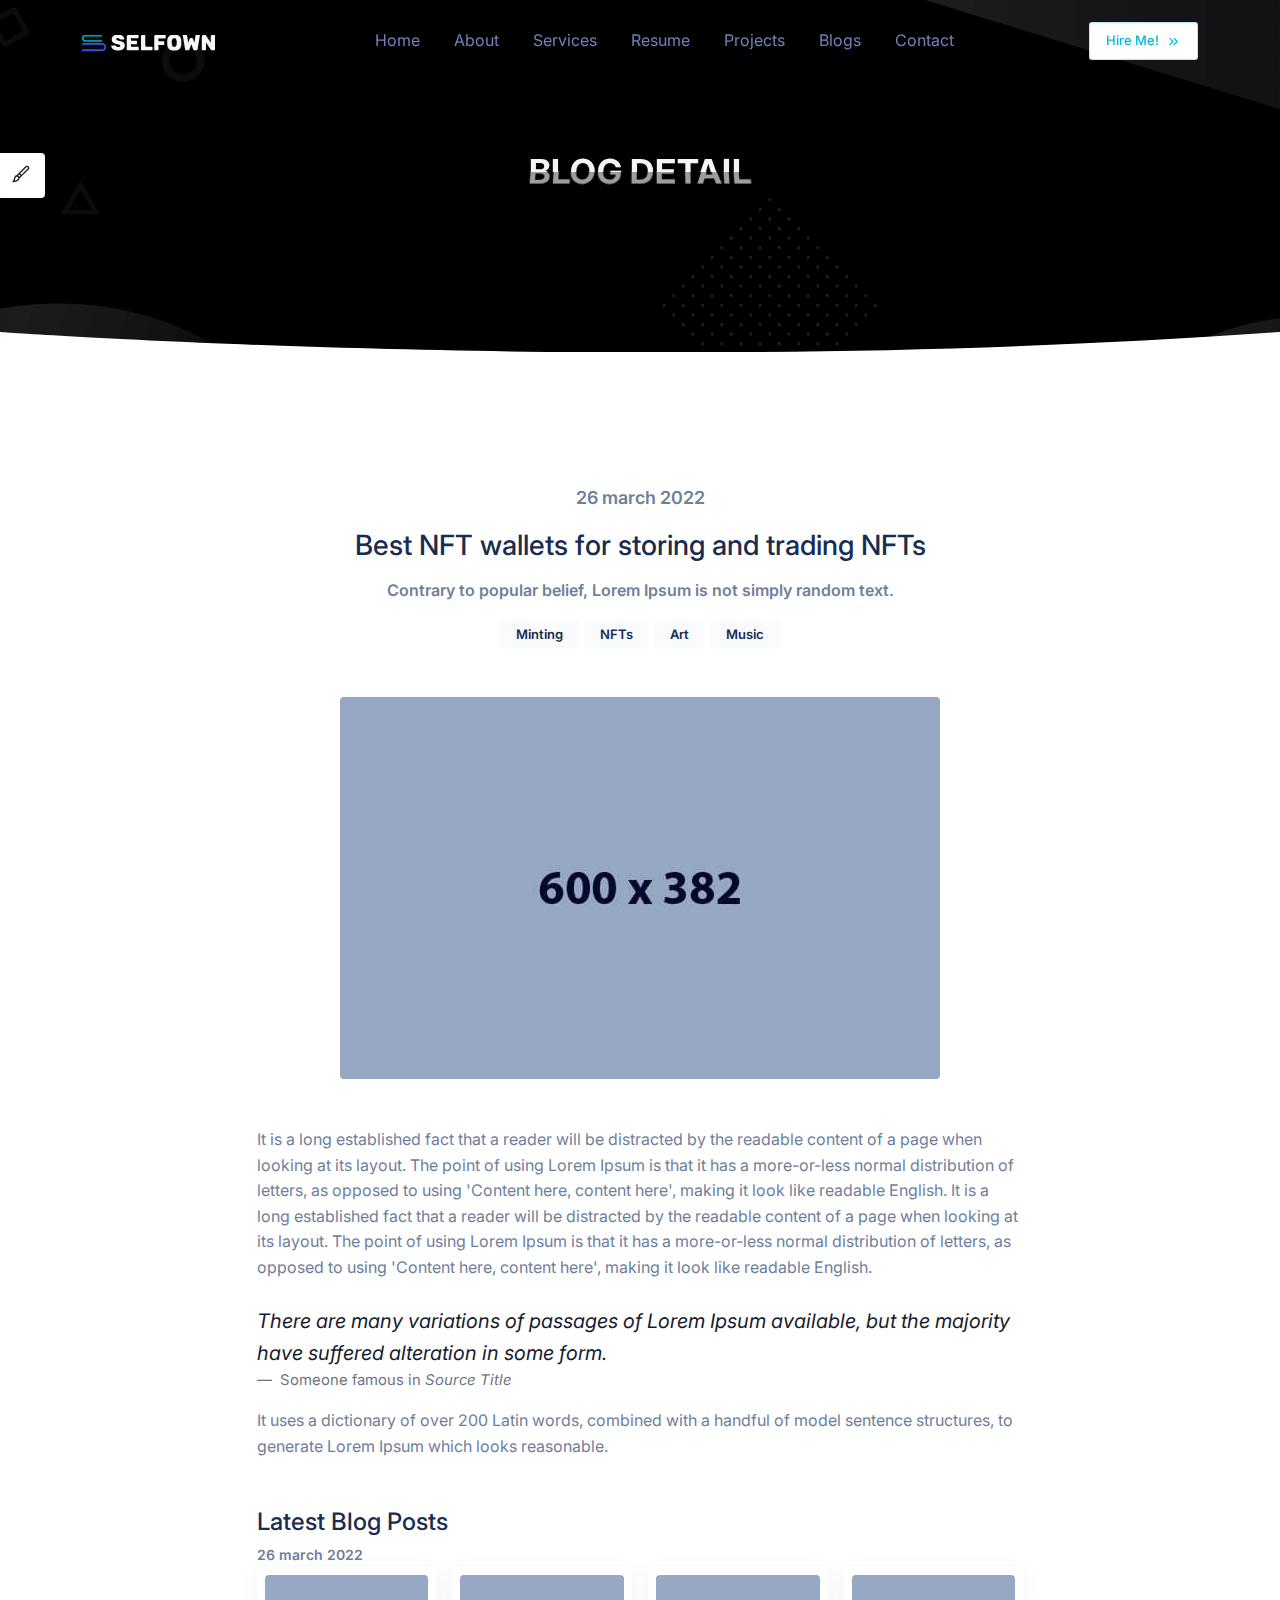
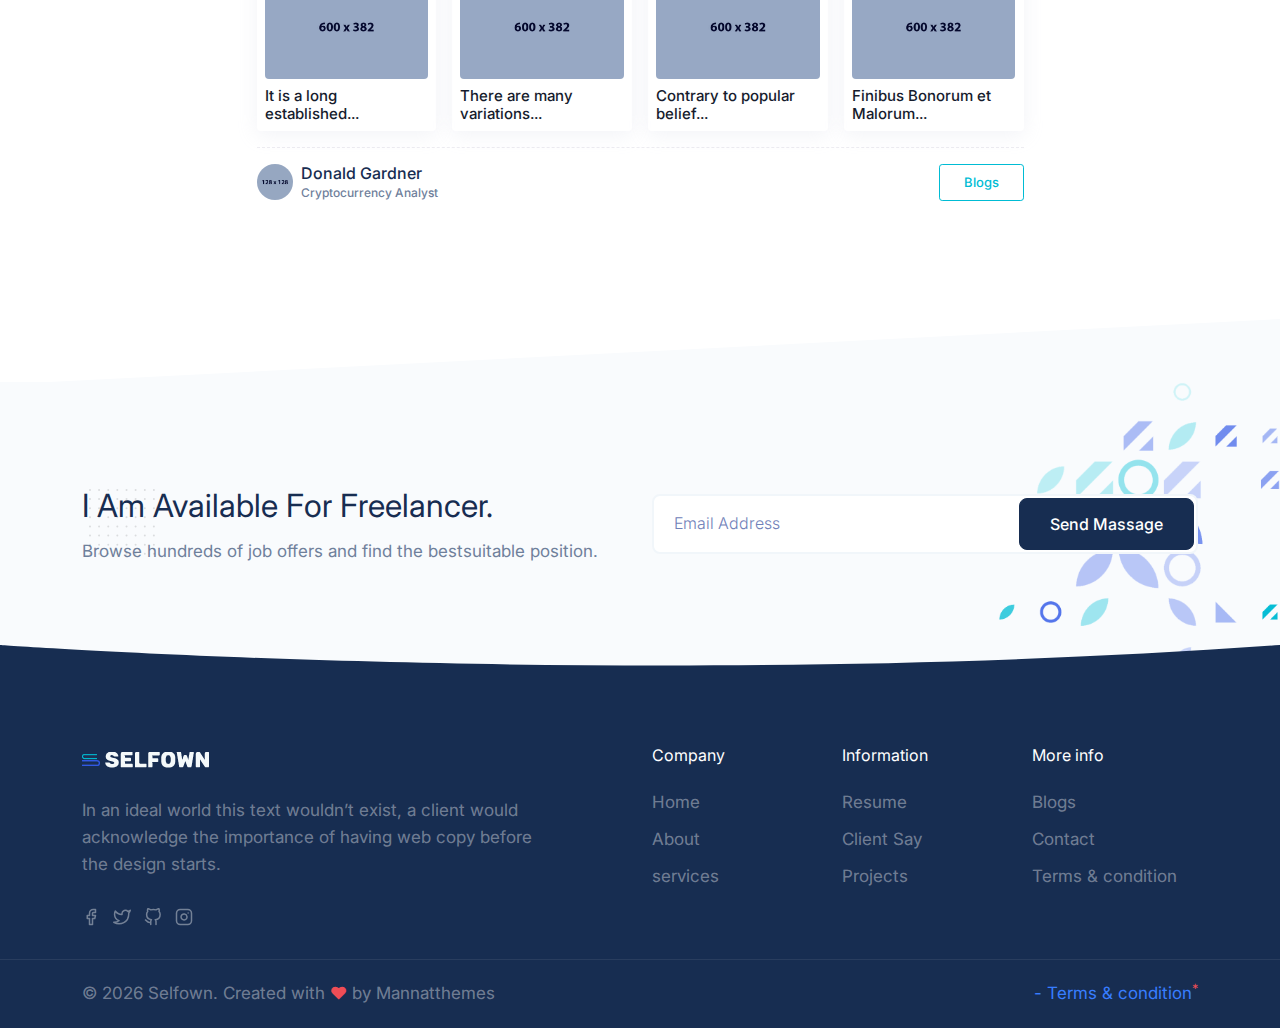
<file: blog-detail.html>
<!DOCTYPE html>
<html lang="en">
    <head>
        <meta charset="utf-8" />
        <title>Selfown - Responsive Personal page</title>
        <meta name="viewport" content="width=device-width, initial-scale=1.0" />
        <meta name="description" content="Premium Bootstrap 5 Template" />
        <meta name="keywords" content="bootstrap 5, premium, marketing, multipurpose" />
        <meta content="Mannatthemes" name="author" />

        <!-- favicon -->
        <link rel="shortcut icon" href="images/favicon.ico" />

        <!-- css -->
        <link href="css/bootstrap.min.css" rel="stylesheet" type="text/css" />
        <link href="css/style.min.css" rel="stylesheet" type="text/css" />

        <!-- colors -->
        <link href="css/colors/default.css" rel="stylesheet" type="text/css" id="color-opt" />
    </head>

    <body data-bs-spy="scroll" data-bs-target=".navbar" data-bs-offset="80" >
        <!-- start navbar -->
        <nav class="navbar navbar-expand-lg fixed-top sticky light-active" id="navbar">
            <div class="container">
                <a href="index.html" class="navbar-brand">
                    <img src="images/logo-sm.png" class="logo-sm" alt="" height="24" />
                    <img src="images/logo-light.png" class="logo-light" alt="" height="16" />
                    <img src="images/logo-dark.png" class="logo-dark" alt="" height="16" />
                </a><!--end navbar-brand-->
                <a href="javascript:void(0)" class="navbar-toggler" data-bs-toggle="collapse" data-bs-target="#navbarNav" aria-controls="navbarNav" aria-expanded="false" aria-label="Toggle navigation">
                    <span class="navbar-toggle-icon"><i data-feather="menu"></i></span>
                </a><!--end navbar-toggler-->

                <div class="collapse navbar-collapse" id="navbarNav">
                    <ul class="navbar-nav mx-auto navbar-center mt-lg-0 mt-2">
                        <li class="nav-item">
                            <a class="nav-link" href="index.html">Home</a>
                        </li><!--end nav-item-->
                        <li class="nav-item">
                            <a class="nav-link " href="about.html">About</a>
                        </li><!--end nav-item-->
                        <li class="nav-item">
                            <a class="nav-link " href="services.html">Services</a>
                        </li><!--end nav-item-->                        
                        <li class="nav-item">
                            <a class="nav-link" href="resume.html">Resume</a>
                        </li><!--end nav-item-->
                        <li class="nav-item">
                            <a class="nav-link" href="projects.html">Projects</a>
                        </li><!--end nav-item-->
                        <li class="nav-item">
                            <a class="nav-link" href="blogs.html">Blogs</a>
                        </li><!--end nav-item-->
                        <li class="nav-item">
                            <a class="nav-link" href="contact.html">Contact</a>
                        </li><!--end nav-item-->
                    </ul><!--end navbar-nav-->
                    <a href="#" class="btn btn-sm nav-btn text-primary mb-4 mb-lg-0">Hire Me! <i class="icon-xxs ms-1" data-feather="chevrons-right"></i></a>
                </div><!-- end #navbarNav -->
            </div><!-- end container -->
        </nav>
        <!-- end navbar -->

        <!-- start hero -->
        <section class="hero-one position-relative bg-black" id="about"  style="background-image: url(images/personal/main-bg.png); background-size: cover; background-position: center center;">
            <div class="container">
                <div class="row align-items-center justify-content-center py-100">
                    <div class="col-lg-9 text-center py-5 text-center">
                        <h5 class="head-title py-4" aria-label="Blog Detail"></h5>                        
                    </div><!--end col-->                  
                </div><!--end row-->             
            </div><!-- end container -->
        </section>
        <!-- end hero -->
        <div class="position-relative">
            <div class="shape overflow-hidden text-white">
                <svg viewBox="0 0 2880 48" fill="none" xmlns="http://www.w3.org/2000/svg">
                    <path d="M0 48H1437.5H2880V0H2160C1442.5 52 720 0 720 0H0V48Z" fill="currentColor"></path>
                </svg>
            </div>
        </div>
        <!-- start resume -->
        <section class="section">
            <div class="container">     
                <div class="row d-flex justify-content-center">
                    <div class="col-lg-9">
                        <div class="card border-0 shadow-none">
                            <div class="card-body">
                                <div class="mb-5 text-center">
                                    <p class="text-muted fw-semibold fs-18">26 march 2022</p>
                                    <h3 class="my-3 fs-28 d-block fw-medium text-dark">Best NFT wallets for storing and trading NFTs</h3>
                                    <p class="text-muted fw-semibold fs-16">Contrary to popular belief, Lorem Ipsum is not simply random text.</p>
                                    <span class="badge px-3 py-2 bg-light text-dark fw-semibold mt-3 fs-13">Minting</span> 
                                    <span class="badge px-3 py-2 bg-light text-dark fw-semibold mt-3 fs-13">NFTs</span>
                                    <span class="badge px-3 py-2 bg-light text-dark fw-semibold mt-3 fs-13">Art</span>
                                    <span class="badge px-3 py-2 bg-light text-dark fw-semibold mt-3 fs-13">Music</span>
                                </div>
                                <img src="images/personal/1.jpg" alt="" class="img-fluid rounded d-flex mx-auto"/>
                                <div class="my-5">
                                    <p class="text-muted fs-16 mb-4">
                                        It is a long established fact that a reader will be distracted by the 
                                        readable content of a page when looking at its layout.
                                        The point of using Lorem Ipsum is that it has a more-or-less normal 
                                        distribution of letters, as opposed to using 'Content here, content here', 
                                        making it look like readable English.
                                        It is a long established fact that a reader will be distracted by the 
                                        readable content of a page when looking at its layout.
                                        The point of using Lorem Ipsum is that it has a more-or-less normal 
                                        distribution of letters, as opposed to using 'Content here, content here', 
                                        making it look like readable English.  
                                    </p>
                                    <figure>
                                        <blockquote class="blockquote">
                                          <p><i>There are many variations of passages of Lorem Ipsum available, but the majority have suffered alteration
                                               in some form. </i></p>
                                        </blockquote>
                                        <figcaption class="blockquote-footer">
                                          Someone famous in <cite title="Source Title">Source Title</cite>
                                        </figcaption>
                                    </figure>
                                    <p class="text-muted fs-16">
                                        It uses a dictionary of over 200 Latin words, combined with a 
                                        handful of model sentence structures, to generate Lorem Ipsum which 
                                        looks reasonable. 
                                    </p>                                        
                                </div>
                                <div class="mb-5">
                                    <h3 class="mt-3 fs-24 d-block fw-medium text-dark">Latest Blog Posts</h3>
                                    <p class="text-muted fw-semibold fs-14">26 march 2022</p>
                                    <div class="row">
                                        <div class="col-12">
                                            <div class="row row-cols-xl-4 row-cols-lg-4 row-cols-md-2 g-3 justify-content-center">
                                                <div class="col">
                                                    <a href="#" class="d-block bg-card shadow p-2 rounded catagories-box">
                                                        <img src="images/personal/6.jpg" alt="" class="img-fluid rounded mb-2">
                                                        <h3 class="fs-15 m-0 fw-medium">It is a long established...</h3>
                                                    </a>                                                
                                                </div><!--end col-->
                                                <div class="col">
                                                    <a href="#" class="d-block bg-card shadow p-2 rounded catagories-box">
                                                        <img src="images/personal/3.jpg" alt="" class="img-fluid rounded mb-2">
                                                        <h3 class="fs-15 m-0 fw-medium">There are many variations...</h3>
                                                    </a>                                                
                                                </div><!--end col-->
                                                <div class="col">
                                                    <a href="#" class="d-block bg-card shadow p-2 rounded catagories-box">
                                                        <img src="images/personal/4.jpg" alt="" class="img-fluid rounded mb-2">
                                                        <h3 class="fs-15 m-0 fw-medium">Contrary to popular belief...</h3>
                                                    </a>                                                
                                                </div><!--end col-->
                                                <div class="col">
                                                    <a href="#" class="d-block bg-card shadow p-2 rounded catagories-box">
                                                        <img src="images/personal/5.jpg" alt="" class="img-fluid rounded mb-2">
                                                        <h3 class="fs-15 m-0 fw-medium">Finibus Bonorum et Malorum...</h3>
                                                    </a>                                                
                                                </div><!--end col-->
                                            </div><!--end row-->  
                                    </div><!--end row-->
                                </div>
                                <hr class="hr-dashed my-3">
                                <div class="row">
                                    <div class="col-md">
                                        <div class="media">
                                            <img src="images/users/user-1.jpg" alt="" class="thumb-sm rounded-circle me-2">                                       
                                            <div class="media-body align-self-center text-truncate">
                                                <h6 class="m-0 text-dark fw-medium">Donald Gardner</h6>
                                                <p class="mb-0 fs-12 text-muted fw-medium">Cryptocurrency Analyst</p>
                                            </div><!--end media-body-->
                                        </div><!--end media-->
                                    </div> <!--end col--> 
                                    <div class="col-md-auto">
                                        <button type="button" class="btn btn-sm btn-outline-primary px-4">Blogs</button>
                                    </div> <!--end col-->     
                                </div><!--end row-->    
                            </div><!--end card-body-->
                        </div><!--end card-->
                    </div> <!--end col-->     
                </div><!--end row-->
            </div><!-- end container -->
        </section>
        <!-- end resume -->

        
        
        <div class="position-relative"> 
            <div class="shape overflow-hidden text-light"> 
                <svg viewBox="0 0 2880 150" fill="none" xmlns="http://www.w3.org/2000/svg"> <path d="M110 105L2160 0H2880V150H0V105H110Z" fill="currentColor"></path> </svg>
            </div>
        </div>
        
        
        <section class="section bg-light cta-pettern">
            <div class="container">            
                <div class="row align-items-center">
                    <div class="col-lg-6">
                        <div class="pattern-1 position-absolute">
                            <img src="images/p-1.svg" alt="" class="" height="80">
                        </div>
                        <h2 class="text-dark" style="line-height: 1.5; position: relative;">I Am Available For Freelancer.</h2>
                        <p class="text-muted mb-0">Browse hundreds of job offers and find the bestsuitable position.</p>
                    </div><!--end col--> 
                    <div class="col-lg-6 ml-auto">
                        <div class="cta-search">
                            <form class="position-relative">
                                <input type="email" placeholder="Email Address" required="">
                                <button type="submit" class="btn btn-dark">Send Massage</button>
                            </form>
                        </div>
                    </div><!--end col--> 
                </div><!--end row--> 
            </div><!--end container--> 
        </section>
        


        <div class="position-relative">
            <div class="shape overflow-hidden bg-footer">
                <svg viewBox="0 0 2880 48" fill="none" xmlns="http://www.w3.org/2000/svg">
                    <path d="M0 48H1437.5H2880V0H2160C1442.5 52 720 0 720 0H0V48Z" fill="currentColor"></path>
                </svg>
            </div>
        </div>

        <!-- start footer -->
        <footer class="footer">
            <div class="container">
                <div class="row">
                    <div class="col-lg-5 border-e-dashed">
                        <a href="layout-one-1.html">
                            <img src="images/logo-sm.png" alt="" height="18" />
                            <img src="images/logo-light.png" alt="" height="16" />
                        </a>
                        <p class="my-4">In an ideal world this text wouldn’t exist, 
                            a client would acknowledge the importance of having web 
                            copy before the design starts.
                        </p>
                        <ul class="list-unstyled footer-social mb-0 mt-sm-0 mt-3">
                            <li class="list-inline-item">
                                <a href="#"> <i class="icon-xs" data-feather="facebook"></i> </a>
                            </li>
                            <li class="list-inline-item">
                                <a href="#"> <i class="icon-xs" data-feather="twitter"></i> </a>
                            </li>
                            <li class="list-inline-item">
                                <a href="#"> <i class="icon-xs" data-feather="github"></i> </a>
                            </li>
                            <li class="list-inline-item">
                                <a href="#"> <i class="icon-xs" data-feather="instagram"></i> </a>
                            </li>
                        </ul>
                    </div><!-- end col -->
                    <div class="col-lg-6 offset-lg-1">
                        <div class="row">
                            <div class="col-md-4">
                                <h6 class="text-footer mb-4 mt-sm-0 mt-5">Company</h6>
                                <ul class="list-unstyled footer-list">
                                    <li><a href="#home">Home</a></li>
                                    <li><a href="#about">About</a></li>
                                    <li><a href="#services">services</a></li>
                                    
                                </ul>
                            </div><!-- end col -->
                            <div class="col-md-4">
                                <h6 class="text-footer mb-4 mt-sm-0 mt-4">Information</h6>
                                <ul class="list-unstyled footer-list">
                                    <li><a href="#resume">Resume</a></li>
                                    <li><a href="#review">Client Say</a></li>
                                    <li><a href="#projects">Projects</a></li>                                    
                                    
                                </ul>
                            </div><!-- end col -->
                            <div class="col-md-4">
                                <h6 class="text-footer mb-4 mt-sm-0 mt-4">More info</h6>
                                <ul class="list-unstyled footer-list">
                                    <li><a href="#blogs">Blogs</a></li>
                                    <li><a href="#contact">Contact</a></li>
                                    <li><a href="#">Terms & condition</a></li>
                                </ul>
                            </div><!-- end col -->
                        </div><!-- end row -->
                    </div><!-- end col -->
                </div><!-- end row -->
            </div>
            <!-- end container -->
        </footer>
        <!-- end footer -->

        <!-- start footer alter -->
        <div class="footer-alt">
            <div class="container">
                <div class="row">
                    <div class="col-sm-6">
                        <p> &copy; <script>
                            document.write(new Date().getFullYear())
                        </script> Selfown. Created with <i class="las la-heart text-danger"></i> by Mannatthemes</p>
                    </div>
                    <div class="col-sm-6 text-sm-end">
                        <ul class="list-inline mb-0">
                            <li class="list-inline-item"><a href="#">- Terms & condition<sup class="text-danger">*</sup></a></li>
                        </ul>
                    </div>
                </div>
                <!-- end row -->
            </div>
            <!-- end container -->
        </div>
        <!-- end footer alter -->

        <!-- Style switcher -->
        <div id="style-switcher" onclick="toggleSwitcher()">
            <div>
                <h3 class="fw-medium mb-0">Select Your Choice</h3>
                <hr class="hr-dashed my-3">
                <ul class="pattern">
                    <li>
                        <a class="color1" href="javascript: void(0);" onclick="setColor('default')"></a>
                    </li>
                    <li>
                        <a class="color2" href="javascript: void(0);" onclick="setColor('info')"></a>
                    </li>
                    <li>
                        <a class="color3" href="javascript: void(0);" onclick="setColor('warning')"></a>
                    </li>
                    <li>
                        <a class="color4" href="javascript: void(0);" onclick="setColor('orange')"></a>
                    </li>
                    <li>
                        <a class="color5" href="javascript: void(0);" onclick="setColor('purple')"></a>
                    </li>
                    <li>
                        <a class="color6" href="javascript: void(0);" onclick="setColor('success')"></a>
                    </li>
                </ul>
            </div>
            <div class="bottom">
                <a href="javascript: void(0);" class="settings rounded-end"><i class="las la-paint-brush fs-22"></i></a>
            </div>
        </div>
        <!-- end Style switcher -->

        <script src="js/bootstrap.bundle.min.js"></script>

        <script src="js/feather.js"></script>

        <script src="js/app.js"></script>
    </body>
</html>
</file>
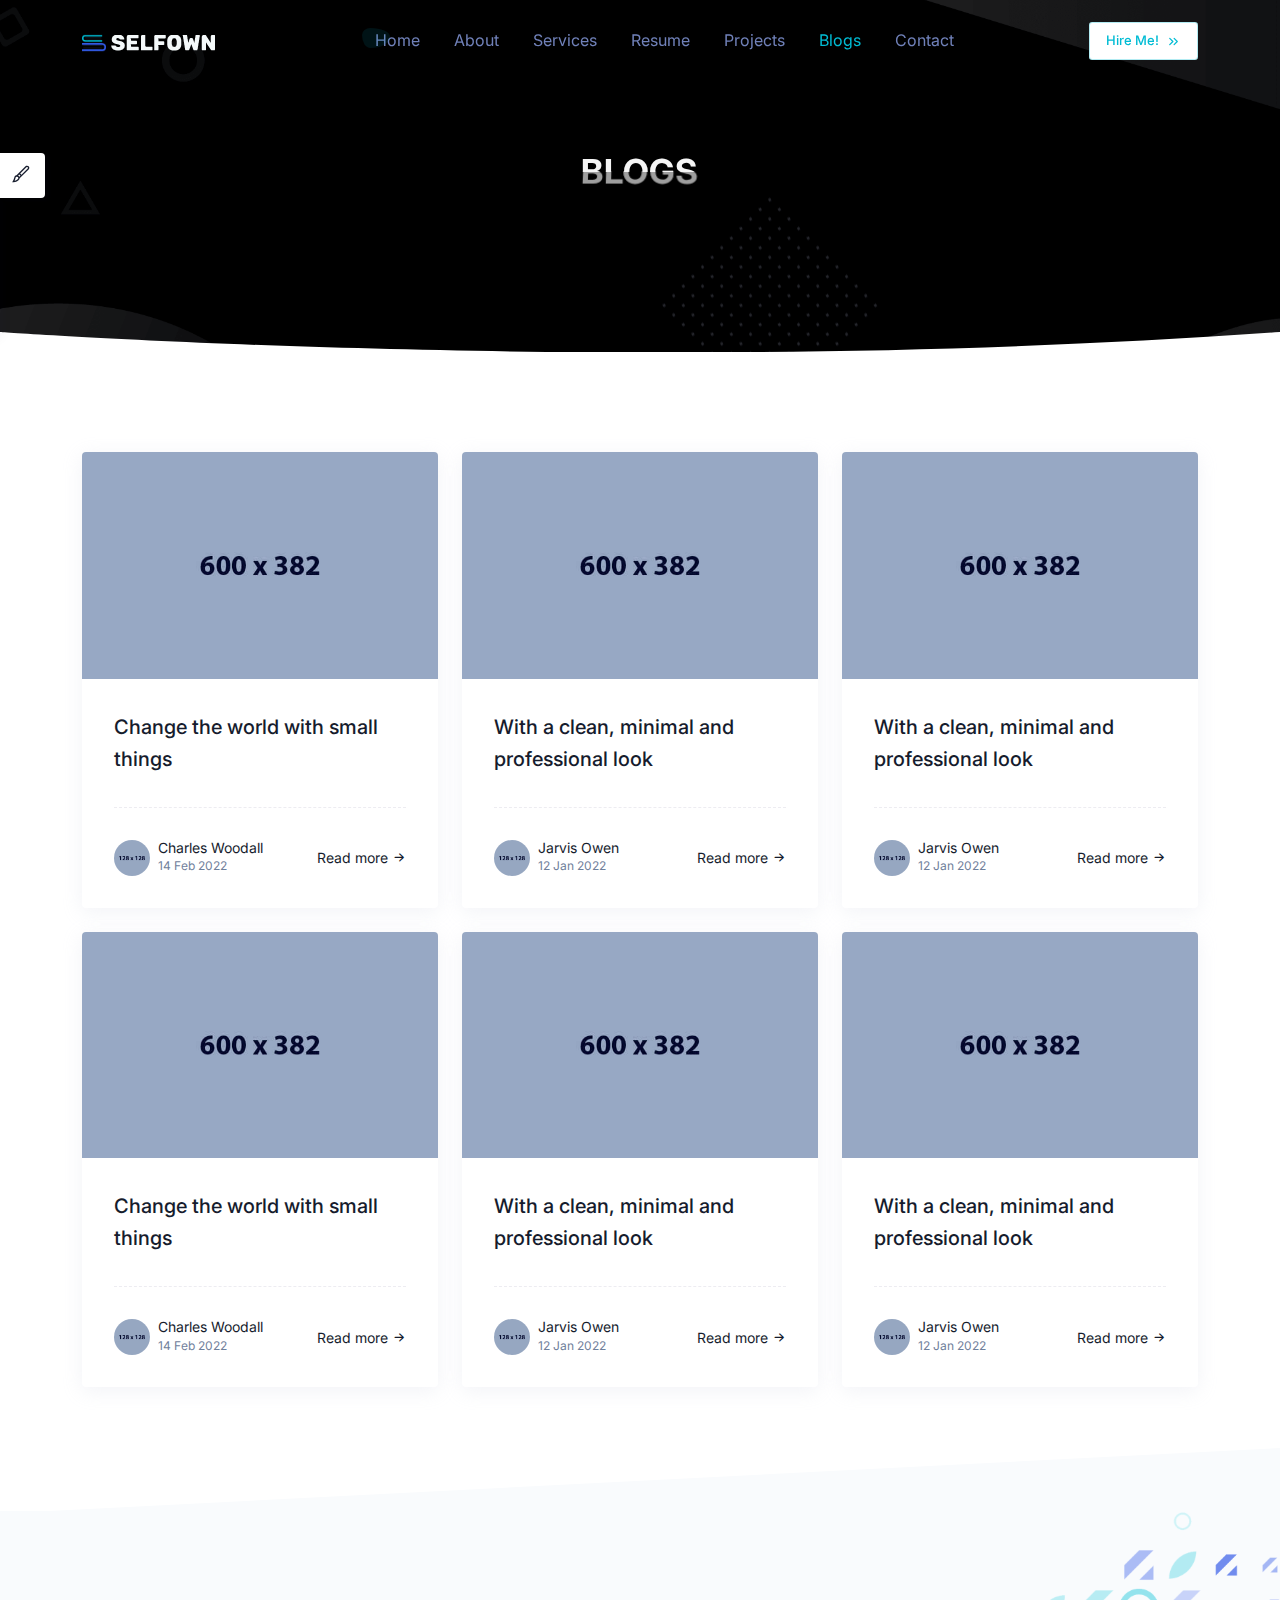
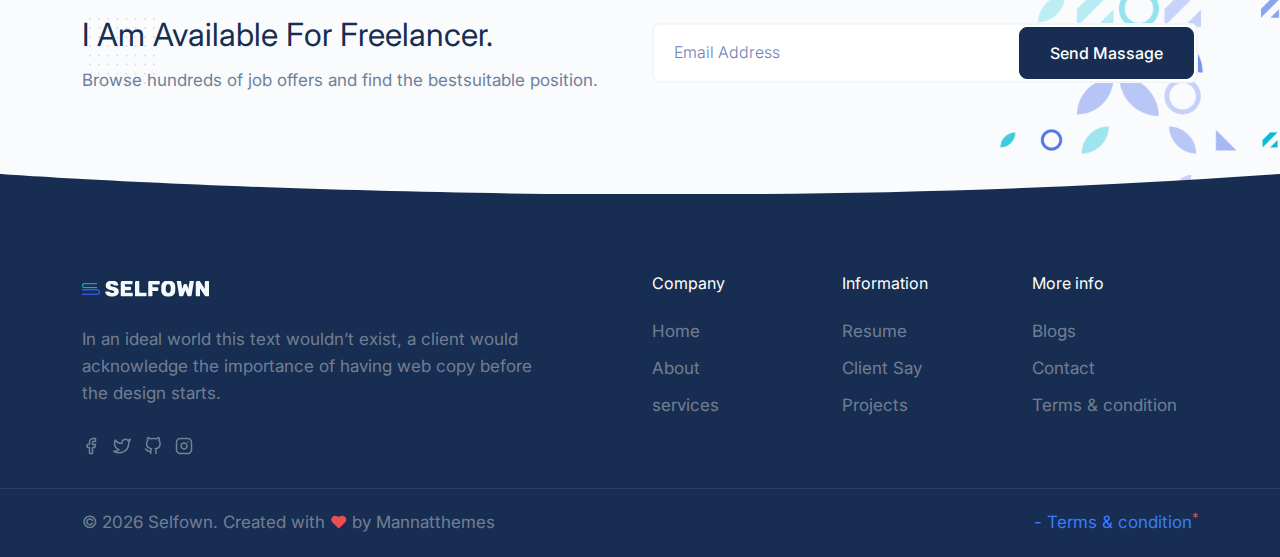
<file: blogs.html>
<!DOCTYPE html>
<html lang="en">
    <head>
        <meta charset="utf-8" />
        <title>Selfown - Responsive Personal page</title>
        <meta name="viewport" content="width=device-width, initial-scale=1.0" />
        <meta name="description" content="Premium Bootstrap 5 Template" />
        <meta name="keywords" content="bootstrap 5, premium, marketing, multipurpose" />
        <meta content="Mannatthemes" name="author" />

        <!-- favicon -->
        <link rel="shortcut icon" href="images/favicon.ico" />

        <!-- css -->
        <link href="css/bootstrap.min.css" rel="stylesheet" type="text/css" />
        <link href="css/style.min.css" rel="stylesheet" type="text/css" />

        <!-- colors -->
        <link href="css/colors/default.css" rel="stylesheet" type="text/css" id="color-opt" />
    </head>

    <body data-bs-spy="scroll" data-bs-target=".navbar" data-bs-offset="80" >
        <!-- start navbar -->
        <nav class="navbar navbar-expand-lg fixed-top sticky light-active" id="navbar">
            <div class="container">
                <a href="index.html" class="navbar-brand">
                    <img src="images/logo-sm.png" class="logo-sm" alt="" height="24" />
                    <img src="images/logo-light.png" class="logo-light" alt="" height="16" />
                    <img src="images/logo-dark.png" class="logo-dark" alt="" height="16" />
                </a><!--end navbar-brand-->
                <a href="javascript:void(0)" class="navbar-toggler" data-bs-toggle="collapse" data-bs-target="#navbarNav" aria-controls="navbarNav" aria-expanded="false" aria-label="Toggle navigation">
                    <span class="navbar-toggle-icon"><i data-feather="menu"></i></span>
                </a><!--end navbar-toggler-->

                <div class="collapse navbar-collapse" id="navbarNav">
                    <ul class="navbar-nav mx-auto navbar-center mt-lg-0 mt-2">
                        <li class="nav-item">
                            <a class="nav-link" href="index.html">Home</a>
                        </li><!--end nav-item-->
                        <li class="nav-item">
                            <a class="nav-link " href="about.html">About</a>
                        </li><!--end nav-item-->
                        <li class="nav-item">
                            <a class="nav-link " href="services.html">Services</a>
                        </li><!--end nav-item-->                        
                        <li class="nav-item">
                            <a class="nav-link" href="resume.html">Resume</a>
                        </li><!--end nav-item-->
                        <li class="nav-item">
                            <a class="nav-link" href="projects.html">Projects</a>
                        </li><!--end nav-item-->
                        <li class="nav-item">
                            <a class="nav-link active" href="blogs.html">Blogs</a>
                        </li><!--end nav-item-->
                        <li class="nav-item">
                            <a class="nav-link" href="contact.html">Contact</a>
                        </li><!--end nav-item-->
                    </ul><!--end navbar-nav-->
                    <a href="#" class="btn btn-sm nav-btn text-primary mb-4 mb-lg-0">Hire Me! <i class="icon-xxs ms-1" data-feather="chevrons-right"></i></a>
                </div><!-- end #navbarNav -->
            </div><!-- end container -->
        </nav>
        <!-- end navbar -->

        <!-- start hero -->
        <section class="hero-one position-relative bg-black" id="about"  style="background-image: url(images/personal/main-bg.png); background-size: cover; background-position: center center;">
            <div class="container">
                <div class="row align-items-center justify-content-center py-100">
                    <div class="col-lg-7 text-center py-5 text-center">
                        <h5 class="head-title py-4" aria-label="Blogs"></h5>                        
                    </div><!--end col-->                  
                </div><!--end row-->             
            </div><!-- end container -->
        </section>
        <!-- end hero -->
        <div class="position-relative">
            <div class="shape overflow-hidden text-white">
                <svg viewBox="0 0 2880 48" fill="none" xmlns="http://www.w3.org/2000/svg">
                    <path d="M0 48H1437.5H2880V0H2160C1442.5 52 720 0 720 0H0V48Z" fill="currentColor"></path>
                </svg>
            </div>
        </div>
        <!-- start resume -->
        <section class="section">
            <div class="container">     
                <div class="row align-items-center">
                    <div class="col-lg-4 col-md-6">
                        <div class="card shadow  mb-4 mb-4">
                            <img src="images/personal/1.jpg" alt="" class="img-fluid rounded-top">
                            <div class="card-body">                                
                                <a href="blog-detail.html" class="fs-20 my-0 d-block fw-medium">Change the world with small things</a>
                                <hr class="hr-dashed">
                                <div class="d-flex justify-content-between">
                                    <div class="meta-box">
                                        <div class="media">
                                            <img src="images/users/user-7.jpg" alt="" class="thumb-sm rounded-circle me-2 align-self-center">                                       
                                            <div class="media-body align-self-center text-truncate">
                                                <h6 class="m-0 fs-14">Charles Woodall</h6>
                                                <p class="mb-0 fs-12 text-muted">14 Feb 2022</p>
                                            </div><!--end media-body-->
                                        </div>                                            
                                    </div><!--end meta-box-->
                                    <div class="align-self-center">
                                        <a href="blog-detail.html" class="fs-14">Read more <i class="ti ti-arrow-right align-self-center"></i></a>
                                    </div>
                                </div>                                                                 
                            </div><!--end card-body-->
                        </div><!--end card-->
                    </div><!--end col-->
                    <div class="col-lg-4 col-md-6">
                        <div class="card shadow  mb-4">
                            <img src="images/personal/3.jpg" alt="" class="img-fluid rounded-top">
                            <div class="card-body">                                
                                <a href="blog-detail.html" class="fs-20 my-0 d-block fw-medium">With a clean, minimal and professional look</a>
                                <hr class="hr-dashed">
                                <div class="d-flex justify-content-between">
                                    <div class="meta-box">
                                        <div class="media">
                                            <img src="images/users/user-2.jpg" alt="" class="thumb-sm rounded-circle me-2 align-self-center">                                       
                                            <div class="media-body align-self-center text-truncate">
                                                <h6 class="m-0 fs-14">Jarvis Owen</h6>
                                                <p class="mb-0 fs-12 text-muted">12 Jan 2022</p>
                                            </div><!--end media-body-->
                                        </div>                                            
                                    </div><!--end meta-box-->
                                    <div class="align-self-center">
                                        <a href="blog-detail.html" class="fs-14">Read more <i class="ti ti-arrow-right align-self-center"></i></a>
                                    </div>
                                </div>                                                                 
                            </div><!--end card-body-->
                        </div><!--end card-->
                    </div><!--end col-->           
                    
                    <div class="col-lg-4 col-md-6">
                        <div class="card shadow  mb-4">
                            <img src="images/personal/2.jpg" alt="" class="img-fluid rounded-top">
                            <div class="card-body">                                
                                <a href="blog-detail.html" class="fs-20 my-0 d-block fw-medium">With a clean, minimal and professional look</a>
                                <hr class="hr-dashed">
                                <div class="d-flex justify-content-between">
                                    <div class="meta-box">
                                        <div class="media">
                                            <img src="images/users/user-2.jpg" alt="" class="thumb-sm rounded-circle me-2 align-self-center">                                       
                                            <div class="media-body align-self-center text-truncate">
                                                <h6 class="m-0 fs-14">Jarvis Owen</h6>
                                                <p class="mb-0 fs-12 text-muted">12 Jan 2022</p>
                                            </div><!--end media-body-->
                                        </div>                                            
                                    </div><!--end meta-box-->
                                    <div class="align-self-center">
                                        <a href="blog-detail.html" class="fs-14">Read more <i class="ti ti-arrow-right align-self-center"></i></a>
                                    </div>
                                </div>                                                                 
                            </div><!--end card-body-->
                        </div><!--end card-->
                    </div><!--end col-->            
                </div><!-- end row -->
                <div class="row align-items-center">
                    <div class="col-lg-4 col-md-6">
                        <div class="card shadow  mb-4">
                            <img src="images/personal/4.jpg" alt="" class="img-fluid rounded-top">
                            <div class="card-body">
                                
                                <a href="blog-detail.html" class="fs-20 my-0 d-block fw-medium">Change the world with small things</a>
                                <hr class="hr-dashed">
                                <div class="d-flex justify-content-between">
                                    <div class="meta-box">
                                        <div class="media">
                                            <img src="images/users/user-7.jpg" alt="" class="thumb-sm rounded-circle me-2 align-self-center">                                       
                                            <div class="media-body align-self-center text-truncate">
                                                <h6 class="m-0 fs-14">Charles Woodall</h6>
                                                <p class="mb-0 fs-12 text-muted">14 Feb 2022</p>
                                            </div><!--end media-body-->
                                        </div>                                            
                                    </div><!--end meta-box-->
                                    <div class="align-self-center">
                                        <a href="blog-detail.html" class="fs-14">Read more <i class="ti ti-arrow-right align-self-center"></i></a>
                                    </div>
                                </div>                                                                 
                            </div><!--end card-body-->
                        </div><!--end card-->
                    </div><!--end col-->
                    <div class="col-lg-4 col-md-6">
                        <div class="card shadow  mb-4">
                            <img src="images/personal/5.jpg" alt="" class="img-fluid rounded-top">
                            <div class="card-body">                                
                                <a href="blog-detail.html" class="fs-20 my-0 d-block fw-medium">With a clean, minimal and professional look</a>
                                <hr class="hr-dashed">
                                <div class="d-flex justify-content-between">
                                    <div class="meta-box">
                                        <div class="media">
                                            <img src="images/users/user-2.jpg" alt="" class="thumb-sm rounded-circle me-2 align-self-center">                                       
                                            <div class="media-body align-self-center text-truncate">
                                                <h6 class="m-0 fs-14">Jarvis Owen</h6>
                                                <p class="mb-0 fs-12 text-muted">12 Jan 2022</p>
                                            </div><!--end media-body-->
                                        </div>                                            
                                    </div><!--end meta-box-->
                                    <div class="align-self-center">
                                        <a href="blog-detail.html" class="fs-14">Read more <i class="ti ti-arrow-right align-self-center"></i></a>
                                    </div>
                                </div>                                                                 
                            </div><!--end card-body-->
                        </div><!--end card-->
                    </div><!--end col-->           
                    
                    <div class="col-lg-4 col-md-6">
                        <div class="card shadow  mb-4">
                            <img src="images/personal/6.jpg" alt="" class="img-fluid rounded-top">
                            <div class="card-body">                                
                                <a href="blog-detail.html" class="fs-20 my-0 d-block fw-medium">With a clean, minimal and professional look</a>
                                <hr class="hr-dashed">
                                <div class="d-flex justify-content-between">
                                    <div class="meta-box">
                                        <div class="media">
                                            <img src="images/users/user-2.jpg" alt="" class="thumb-sm rounded-circle me-2 align-self-center">                                       
                                            <div class="media-body align-self-center text-truncate">
                                                <h6 class="m-0 fs-14">Jarvis Owen</h6>
                                                <p class="mb-0 fs-12 text-muted">12 Jan 2022</p>
                                            </div><!--end media-body-->
                                        </div>                                            
                                    </div><!--end meta-box-->
                                    <div class="align-self-center">
                                        <a href="blog-detail.html" class="fs-14">Read more <i class="ti ti-arrow-right align-self-center"></i></a>
                                    </div>
                                </div>                                                                 
                            </div><!--end card-body-->
                        </div><!--end card-->
                    </div><!--end col-->            
                </div><!-- end row -->
            </div><!-- end container -->
        </section>
        <!-- end resume -->

        
        
        <div class="position-relative"> 
            <div class="shape overflow-hidden text-light"> 
                <svg viewBox="0 0 2880 150" fill="none" xmlns="http://www.w3.org/2000/svg"> <path d="M110 105L2160 0H2880V150H0V105H110Z" fill="currentColor"></path> </svg>
            </div>
        </div>
        
        
        <section class="section bg-light cta-pettern">
            <div class="container">            
                <div class="row align-items-center">
                    <div class="col-lg-6">
                        <div class="pattern-1 position-absolute">
                            <img src="images/p-1.svg" alt="" class="" height="80">
                        </div>
                        <h2 class="text-dark" style="line-height: 1.5; position: relative;">I Am Available For Freelancer.</h2>
                        <p class="text-muted mb-0">Browse hundreds of job offers and find the bestsuitable position.</p>
                    </div><!--end col--> 
                    <div class="col-lg-6 ml-auto">
                        <div class="cta-search">
                            <form class="position-relative">
                                <input type="email" placeholder="Email Address" required="">
                                <button type="submit" class="btn btn-dark">Send Massage</button>
                            </form>
                        </div>
                    </div><!--end col--> 
                </div><!--end row--> 
            </div><!--end container--> 
        </section>
        


        <div class="position-relative">
            <div class="shape overflow-hidden bg-footer">
                <svg viewBox="0 0 2880 48" fill="none" xmlns="http://www.w3.org/2000/svg">
                    <path d="M0 48H1437.5H2880V0H2160C1442.5 52 720 0 720 0H0V48Z" fill="currentColor"></path>
                </svg>
            </div>
        </div>

        <!-- start footer -->
        <footer class="footer">
            <div class="container">
                <div class="row">
                    <div class="col-lg-5 border-e-dashed">
                        <a href="layout-one-1.html">
                            <img src="images/logo-sm.png" alt="" height="18" />
                            <img src="images/logo-light.png" alt="" height="16" />
                        </a>
                        <p class="my-4">In an ideal world this text wouldn’t exist, 
                            a client would acknowledge the importance of having web 
                            copy before the design starts.
                        </p>
                        <ul class="list-unstyled footer-social mb-0 mt-sm-0 mt-3">
                            <li class="list-inline-item">
                                <a href="#"> <i class="icon-xs" data-feather="facebook"></i> </a>
                            </li>
                            <li class="list-inline-item">
                                <a href="#"> <i class="icon-xs" data-feather="twitter"></i> </a>
                            </li>
                            <li class="list-inline-item">
                                <a href="#"> <i class="icon-xs" data-feather="github"></i> </a>
                            </li>
                            <li class="list-inline-item">
                                <a href="#"> <i class="icon-xs" data-feather="instagram"></i> </a>
                            </li>
                        </ul>
                    </div><!-- end col -->
                    <div class="col-lg-6 offset-lg-1">
                        <div class="row">
                            <div class="col-md-4">
                                <h6 class="text-footer mb-4 mt-sm-0 mt-5">Company</h6>
                                <ul class="list-unstyled footer-list">
                                    <li><a href="#home">Home</a></li>
                                    <li><a href="#about">About</a></li>
                                    <li><a href="#services">services</a></li>
                                    
                                </ul>
                            </div><!-- end col -->
                            <div class="col-md-4">
                                <h6 class="text-footer mb-4 mt-sm-0 mt-4">Information</h6>
                                <ul class="list-unstyled footer-list">
                                    <li><a href="#resume">Resume</a></li>
                                    <li><a href="#review">Client Say</a></li>
                                    <li><a href="#projects">Projects</a></li>                                    
                                    
                                </ul>
                            </div><!-- end col -->
                            <div class="col-md-4">
                                <h6 class="text-footer mb-4 mt-sm-0 mt-4">More info</h6>
                                <ul class="list-unstyled footer-list">
                                    <li><a href="#blogs">Blogs</a></li>
                                    <li><a href="#contact">Contact</a></li>
                                    <li><a href="#">Terms & condition</a></li>
                                </ul>
                            </div><!-- end col -->
                        </div><!-- end row -->
                    </div><!-- end col -->
                </div><!-- end row -->
            </div>
            <!-- end container -->
        </footer>
        <!-- end footer -->

        <!-- start footer alter -->
        <div class="footer-alt">
            <div class="container">
                <div class="row">
                    <div class="col-sm-6">
                        <p> &copy; <script>
                            document.write(new Date().getFullYear())
                        </script> Selfown. Created with <i class="las la-heart text-danger"></i> by Mannatthemes</p>
                    </div>
                    <div class="col-sm-6 text-sm-end">
                        <ul class="list-inline mb-0">
                            <li class="list-inline-item"><a href="#">- Terms & condition<sup class="text-danger">*</sup></a></li>
                        </ul>
                    </div>
                </div>
                <!-- end row -->
            </div>
            <!-- end container -->
        </div>
        <!-- end footer alter -->

        <!-- Style switcher -->
        <div id="style-switcher" onclick="toggleSwitcher()">
            <div>
                <h3 class="fw-medium mb-0">Select Your Choice</h3>
                <hr class="hr-dashed my-3">
                <ul class="pattern">
                    <li>
                        <a class="color1" href="javascript: void(0);" onclick="setColor('default')"></a>
                    </li>
                    <li>
                        <a class="color2" href="javascript: void(0);" onclick="setColor('info')"></a>
                    </li>
                    <li>
                        <a class="color3" href="javascript: void(0);" onclick="setColor('warning')"></a>
                    </li>
                    <li>
                        <a class="color4" href="javascript: void(0);" onclick="setColor('orange')"></a>
                    </li>
                    <li>
                        <a class="color5" href="javascript: void(0);" onclick="setColor('purple')"></a>
                    </li>
                    <li>
                        <a class="color6" href="javascript: void(0);" onclick="setColor('success')"></a>
                    </li>
                </ul>
            </div>
            <div class="bottom">
                <a href="javascript: void(0);" class="settings rounded-end"><i class="las la-paint-brush fs-22"></i></a>
            </div>
        </div>
        <!-- end Style switcher -->

        <script src="js/bootstrap.bundle.min.js"></script>

        <script src="js/feather.js"></script>

        <script src="js/app.js"></script>
    </body>
</html>
</file>
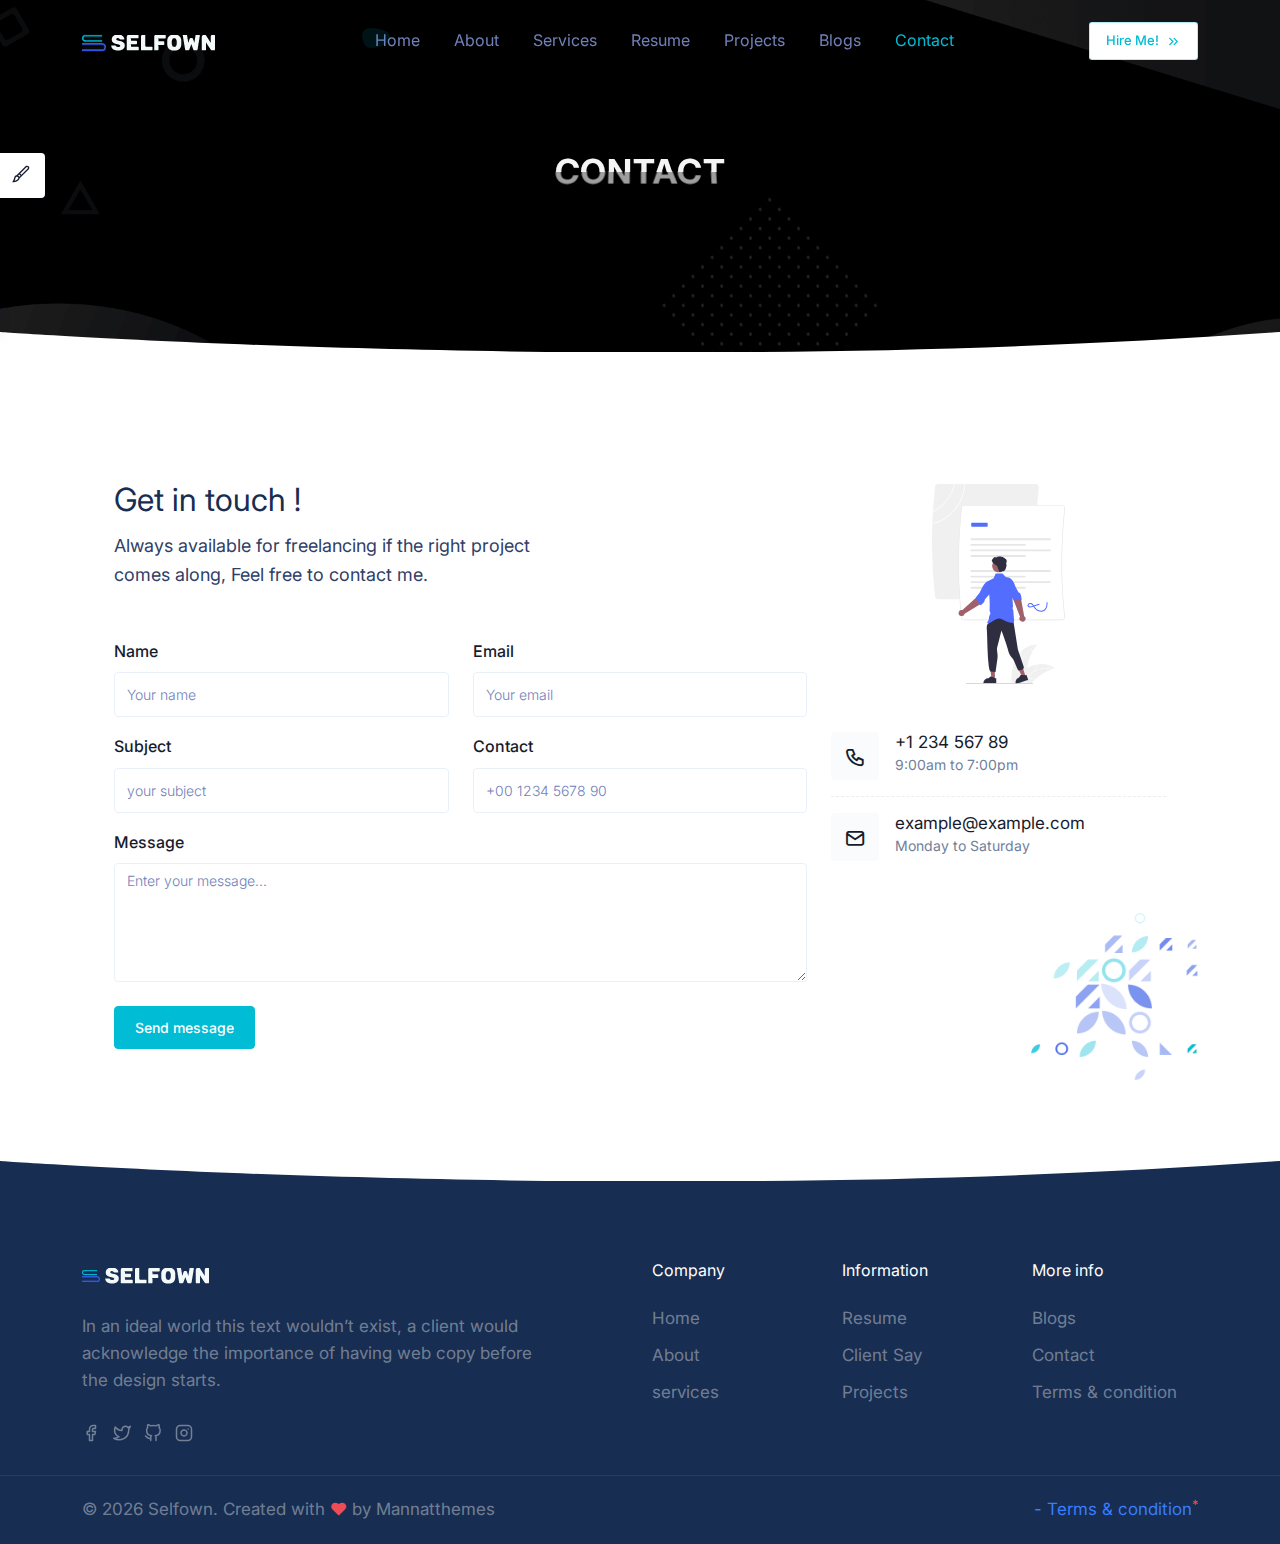
<file: contact.html>
<!DOCTYPE html>
<html lang="en">
    <head>
        <meta charset="utf-8" />
        <title>Selfown - Responsive Personal page</title>
        <meta name="viewport" content="width=device-width, initial-scale=1.0" />
        <meta name="description" content="Premium Bootstrap 5 Template" />
        <meta name="keywords" content="bootstrap 5, premium, marketing, multipurpose" />
        <meta content="Mannatthemes" name="author" />

        <!-- favicon -->
        <link rel="shortcut icon" href="images/favicon.ico" />

        <!-- css -->
        <link href="css/bootstrap.min.css" rel="stylesheet" type="text/css" />
        <link href="css/style.min.css" rel="stylesheet" type="text/css" />

        <!-- colors -->
        <link href="css/colors/default.css" rel="stylesheet" type="text/css" id="color-opt" />
    </head>

    <body data-bs-spy="scroll" data-bs-target=".navbar" data-bs-offset="80" >
        <!-- start navbar -->
        <nav class="navbar navbar-expand-lg fixed-top sticky light-active" id="navbar">
            <div class="container">
                <a href="index.html" class="navbar-brand">
                    <img src="images/logo-sm.png" class="logo-sm" alt="" height="24" />
                    <img src="images/logo-light.png" class="logo-light" alt="" height="16" />
                    <img src="images/logo-dark.png" class="logo-dark" alt="" height="16" />
                </a><!--end navbar-brand-->
                <a href="javascript:void(0)" class="navbar-toggler" data-bs-toggle="collapse" data-bs-target="#navbarNav" aria-controls="navbarNav" aria-expanded="false" aria-label="Toggle navigation">
                    <span class="navbar-toggle-icon"><i data-feather="menu"></i></span>
                </a><!--end navbar-toggler-->

                <div class="collapse navbar-collapse" id="navbarNav">
                    <ul class="navbar-nav mx-auto navbar-center mt-lg-0 mt-2">
                        <li class="nav-item">
                            <a class="nav-link" href="index.html">Home</a>
                        </li><!--end nav-item-->
                        <li class="nav-item">
                            <a class="nav-link " href="about.html">About</a>
                        </li><!--end nav-item-->
                        <li class="nav-item">
                            <a class="nav-link " href="services.html">Services</a>
                        </li><!--end nav-item-->                        
                        <li class="nav-item">
                            <a class="nav-link" href="resume.html">Resume</a>
                        </li><!--end nav-item-->
                        <li class="nav-item">
                            <a class="nav-link" href="projects.html">Projects</a>
                        </li><!--end nav-item-->
                        <li class="nav-item">
                            <a class="nav-link" href="blogs.html">Blogs</a>
                        </li><!--end nav-item-->
                        <li class="nav-item">
                            <a class="nav-link active" href="contact.html">Contact</a>
                        </li><!--end nav-item-->
                    </ul><!--end navbar-nav-->
                    <a href="#" class="btn btn-sm nav-btn text-primary mb-4 mb-lg-0">Hire Me! <i class="icon-xxs ms-1" data-feather="chevrons-right"></i></a>
                </div><!-- end #navbarNav -->
            </div><!-- end container -->
        </nav>
        <!-- end navbar -->

        <!-- start hero -->
        <section class="hero-one position-relative bg-black" id="about"  style="background-image: url(images/personal/main-bg.png); background-size: cover; background-position: center center;">
            <div class="container">
                <div class="row align-items-center justify-content-center py-100">
                    <div class="col-lg-7 text-center py-5 text-center">
                        <h5 class="head-title py-4" aria-label="Contact"></h5>                        
                    </div><!--end col-->                  
                </div><!--end row-->             
            </div><!-- end container -->
        </section>
        <!-- end hero -->
        <div class="position-relative">
            <div class="shape overflow-hidden text-white">
                <svg viewBox="0 0 2880 48" fill="none" xmlns="http://www.w3.org/2000/svg">
                    <path d="M0 48H1437.5H2880V0H2160C1442.5 52 720 0 720 0H0V48Z" fill="currentColor"></path>
                </svg>
            </div>
        </div>
        <!-- start resume -->
        <section class="section">
            <div class="container">     
                <div class="row">
                    <div class="col-12">
                        <div class="card bg-white"  style="background: url(images/personal/testi-pet.png); background-repeat: no-repeat; background-size: 15%; background-position: right bottom;">
                            <div class="card-body">
                                <div class="row">
                                    <div class="col-md-8">
                                        <h2 class="fs-2 fw-normal lh-1 text-dark mb-3">Get in touch !</h2>
                                        <p class="text-gray-700 fs-18 fs-lg mb-4 mb-md-5 ">Always available for freelancing if the right project <br> comes along, Feel free to contact me.</p>
                                        <form method="post" name="myForm" onsubmit="return validateForm()">
                                            <span id="error-msg"></span>
                                            <div class="row">
                                                <div class="col-md-6 mb-3">
                                                    <label class="fw-medium form-label fs-16" for="name">Name</label>
                                                    <input type="text" class="form-control" placeholder="Your name" id="name" />
                                                </div>
                                                <!-- end col -->
                                                <div class="col-md-6 mb-3">
                                                    <label class="fw-medium form-label  fs-16" for="email">Email</label>
                                                    <input type="email" class="form-control" placeholder="Your email" id="email" />
                                                </div>
                                                <!-- end col -->
                                                <div class="col-md-6 mb-3">
                                                    <label class="fw-medium form-label  fs-16" for="subject">Subject</label>
                                                    <input type="text" class="form-control" placeholder="your subject" id="subject" />
                                                </div>
                                                <!-- end col -->
                                                <div class="col-md-6 mb-3">
                                                    <label class="fw-medium form-label  fs-16" for="number">Contact</label>
                                                    <input type="text" class="form-control" placeholder="+00 1234 5678 90" id="number" />
                                                </div>
                                                <!-- end col -->
                                                <div class="col-12 mb-3">
                                                    <label class="fw-medium form-label  fs-16" for="comments">Message</label>
                                                    <textarea class="form-control" id="comments" placeholder="Enter your message..." rows="5"></textarea>
                                                </div>
                                                <!-- end col -->
                                                <div class="col-12">
                                                    <input type="submit" id="submit" name="send" class="btn btn-primary mt-2" value="Send message" />
                                                </div>
                                                <!-- end col -->
                                            </div><!--end row-->
                                        </form><!-- end form -->
                                    </div><!-- end col -->
                                    <div class="col-md-4">
                                        <img src="images/personal/contact.svg" alt="" height="200" class=" mx-auto d-block mb-5">
                                        <div class="d-flex">
                                            <div class="bg-light d-flex justify-content-center align-items-center thumb-lg  rounded">
                                                <i class="ti ti-phone fs-22"></i>
                                            </div>
                                            <div class="align-self-center ms-3">
                                                <span class="d-block lh-1">+1 234 567 89</span>
                                                <span class="text-muted fs-14 mt-n2">9:00am to 7:00pm</span>
                                            </div>
                                        </div>
                                        <hr class="hr-dashed my-3">
                                        <div class="d-flex">
                                            <div class="bg-light d-flex justify-content-center align-items-center thumb-lg  rounded">
                                                <i class="ti ti-mail fs-22"></i>
                                            </div>
                                            <div class="align-self-center ms-3">
                                                <span class="d-block lh-1">example@example.com</span>
                                                <span class="text-muted fs-14 mt-n2">Monday to Saturday</span>
                                            </div>
                                        </div>
                                    </div><!--end col-->
                                </div><!-- end row -->  
                            </div><!--end card-body-->
                        </div><!--end card-->
                    </div><!-- end col -->
                </div><!-- end row -->
            </div><!-- end container -->
        </section>
        <!-- end resume -->

        
        
        
        <div class="position-relative">
            <div class="shape overflow-hidden bg-footer">
                <svg viewBox="0 0 2880 48" fill="none" xmlns="http://www.w3.org/2000/svg">
                    <path d="M0 48H1437.5H2880V0H2160C1442.5 52 720 0 720 0H0V48Z" fill="currentColor"></path>
                </svg>
            </div>
        </div>

        <!-- start footer -->
        <footer class="footer">
            <div class="container">
                <div class="row">
                    <div class="col-lg-5 border-e-dashed">
                        <a href="layout-one-1.html">
                            <img src="images/logo-sm.png" alt="" height="18" />
                            <img src="images/logo-light.png" alt="" height="16" />
                        </a>
                        <p class="my-4">In an ideal world this text wouldn’t exist, 
                            a client would acknowledge the importance of having web 
                            copy before the design starts.
                        </p>
                        <ul class="list-unstyled footer-social mb-0 mt-sm-0 mt-3">
                            <li class="list-inline-item">
                                <a href="#"> <i class="icon-xs" data-feather="facebook"></i> </a>
                            </li>
                            <li class="list-inline-item">
                                <a href="#"> <i class="icon-xs" data-feather="twitter"></i> </a>
                            </li>
                            <li class="list-inline-item">
                                <a href="#"> <i class="icon-xs" data-feather="github"></i> </a>
                            </li>
                            <li class="list-inline-item">
                                <a href="#"> <i class="icon-xs" data-feather="instagram"></i> </a>
                            </li>
                        </ul>
                    </div><!-- end col -->
                    <div class="col-lg-6 offset-lg-1">
                        <div class="row">
                            <div class="col-md-4">
                                <h6 class="text-footer mb-4 mt-sm-0 mt-5">Company</h6>
                                <ul class="list-unstyled footer-list">
                                    <li><a href="#home">Home</a></li>
                                    <li><a href="#about">About</a></li>
                                    <li><a href="#services">services</a></li>
                                    
                                </ul>
                            </div><!-- end col -->
                            <div class="col-md-4">
                                <h6 class="text-footer mb-4 mt-sm-0 mt-4">Information</h6>
                                <ul class="list-unstyled footer-list">
                                    <li><a href="#resume">Resume</a></li>
                                    <li><a href="#review">Client Say</a></li>
                                    <li><a href="#projects">Projects</a></li>                                    
                                    
                                </ul>
                            </div><!-- end col -->
                            <div class="col-md-4">
                                <h6 class="text-footer mb-4 mt-sm-0 mt-4">More info</h6>
                                <ul class="list-unstyled footer-list">
                                    <li><a href="#blogs">Blogs</a></li>
                                    <li><a href="#contact">Contact</a></li>
                                    <li><a href="#">Terms & condition</a></li>
                                </ul>
                            </div><!-- end col -->
                        </div><!-- end row -->
                    </div><!-- end col -->
                </div><!-- end row -->
            </div>
            <!-- end container -->
        </footer>
        <!-- end footer -->

        <!-- start footer alter -->
        <div class="footer-alt">
            <div class="container">
                <div class="row">
                    <div class="col-sm-6">
                        <p> &copy; <script>
                            document.write(new Date().getFullYear())
                        </script> Selfown. Created with <i class="las la-heart text-danger"></i> by Mannatthemes</p>
                    </div>
                    <div class="col-sm-6 text-sm-end">
                        <ul class="list-inline mb-0">
                            <li class="list-inline-item"><a href="#">- Terms & condition<sup class="text-danger">*</sup></a></li>
                        </ul>
                    </div>
                </div>
                <!-- end row -->
            </div>
            <!-- end container -->
        </div>
        <!-- end footer alter -->

        <!-- Style switcher -->
        <div id="style-switcher" onclick="toggleSwitcher()">
            <div>
                <h3 class="fw-medium mb-0">Select Your Choice</h3>
                <hr class="hr-dashed my-3">
                <ul class="pattern">
                    <li>
                        <a class="color1" href="javascript: void(0);" onclick="setColor('default')"></a>
                    </li>
                    <li>
                        <a class="color2" href="javascript: void(0);" onclick="setColor('info')"></a>
                    </li>
                    <li>
                        <a class="color3" href="javascript: void(0);" onclick="setColor('warning')"></a>
                    </li>
                    <li>
                        <a class="color4" href="javascript: void(0);" onclick="setColor('orange')"></a>
                    </li>
                    <li>
                        <a class="color5" href="javascript: void(0);" onclick="setColor('purple')"></a>
                    </li>
                    <li>
                        <a class="color6" href="javascript: void(0);" onclick="setColor('success')"></a>
                    </li>
                </ul>
            </div>
            <div class="bottom">
                <a href="javascript: void(0);" class="settings rounded-end"><i class="las la-paint-brush fs-22"></i></a>
            </div>
        </div>
        <!-- end Style switcher -->

        <script src="js/bootstrap.bundle.min.js"></script>

        <script src="js/feather.js"></script>

        <script src="js/app.js"></script>
    </body>
</html>
</file>
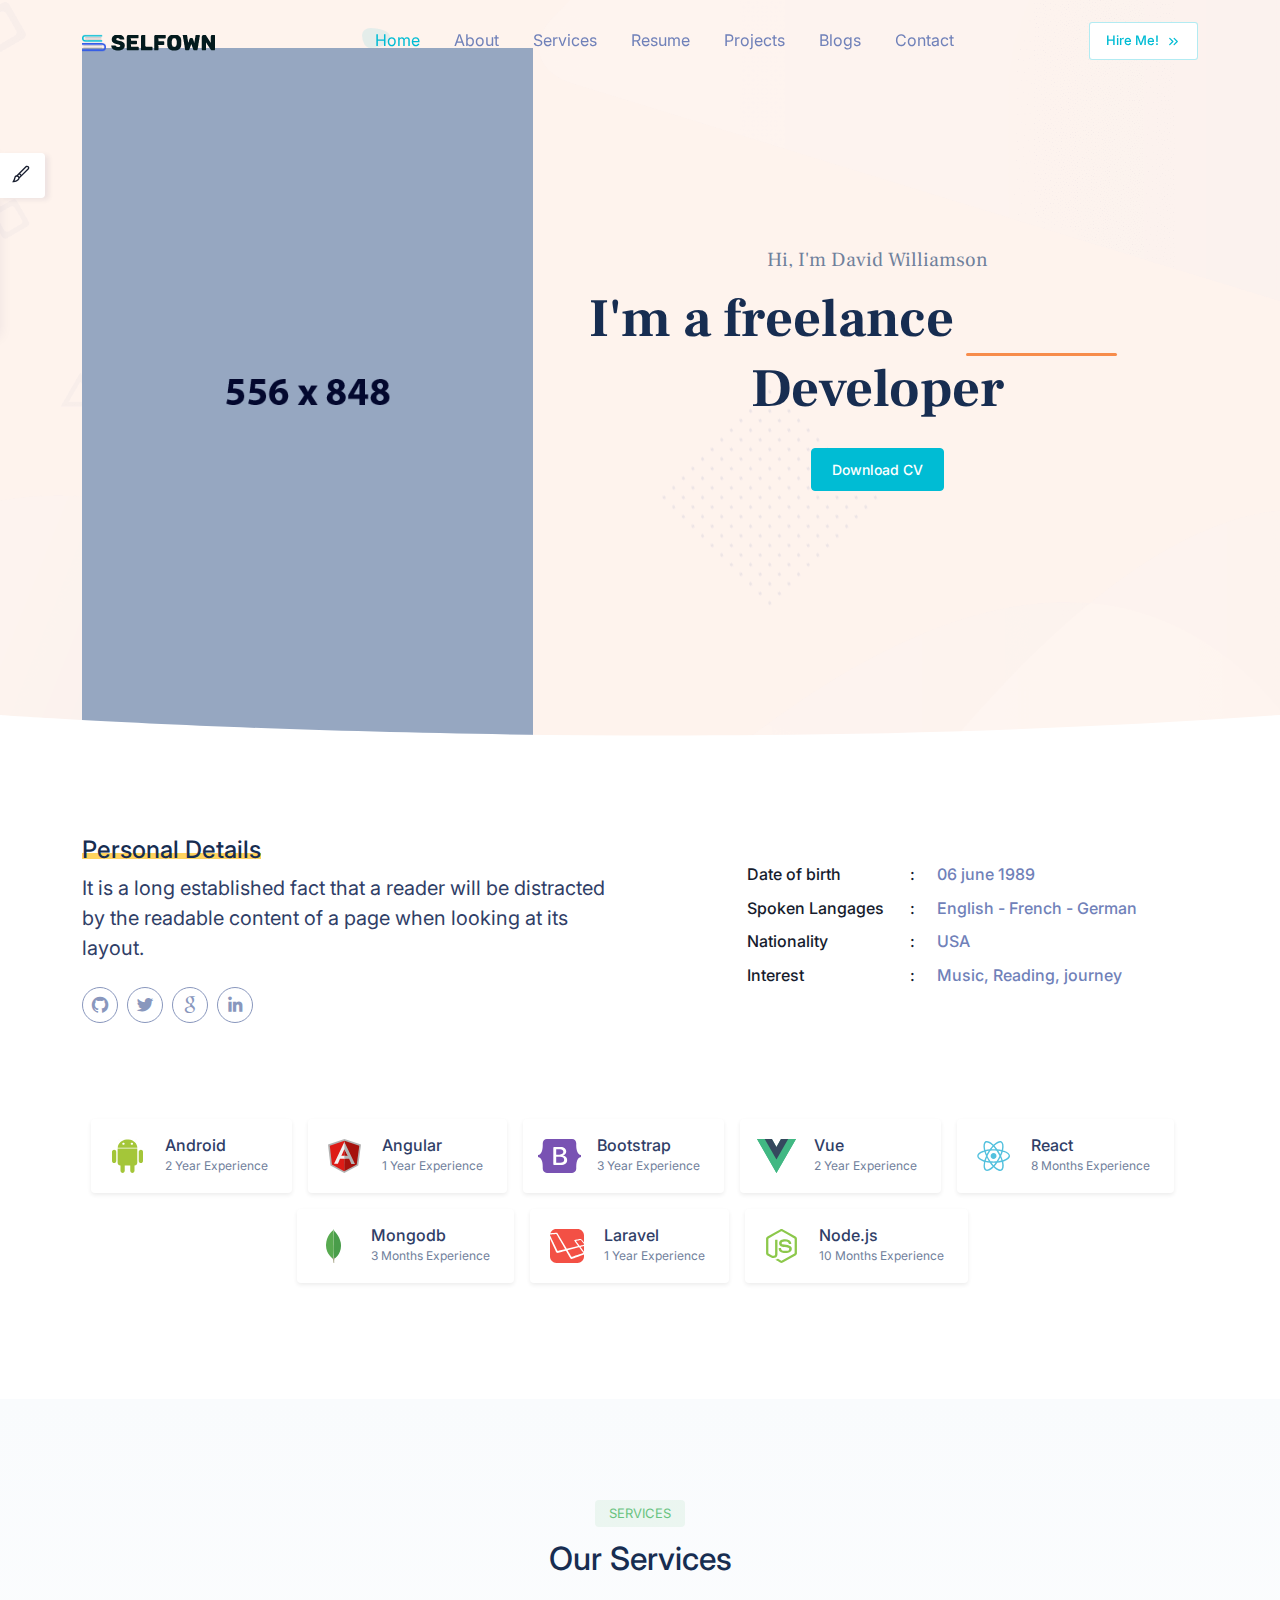
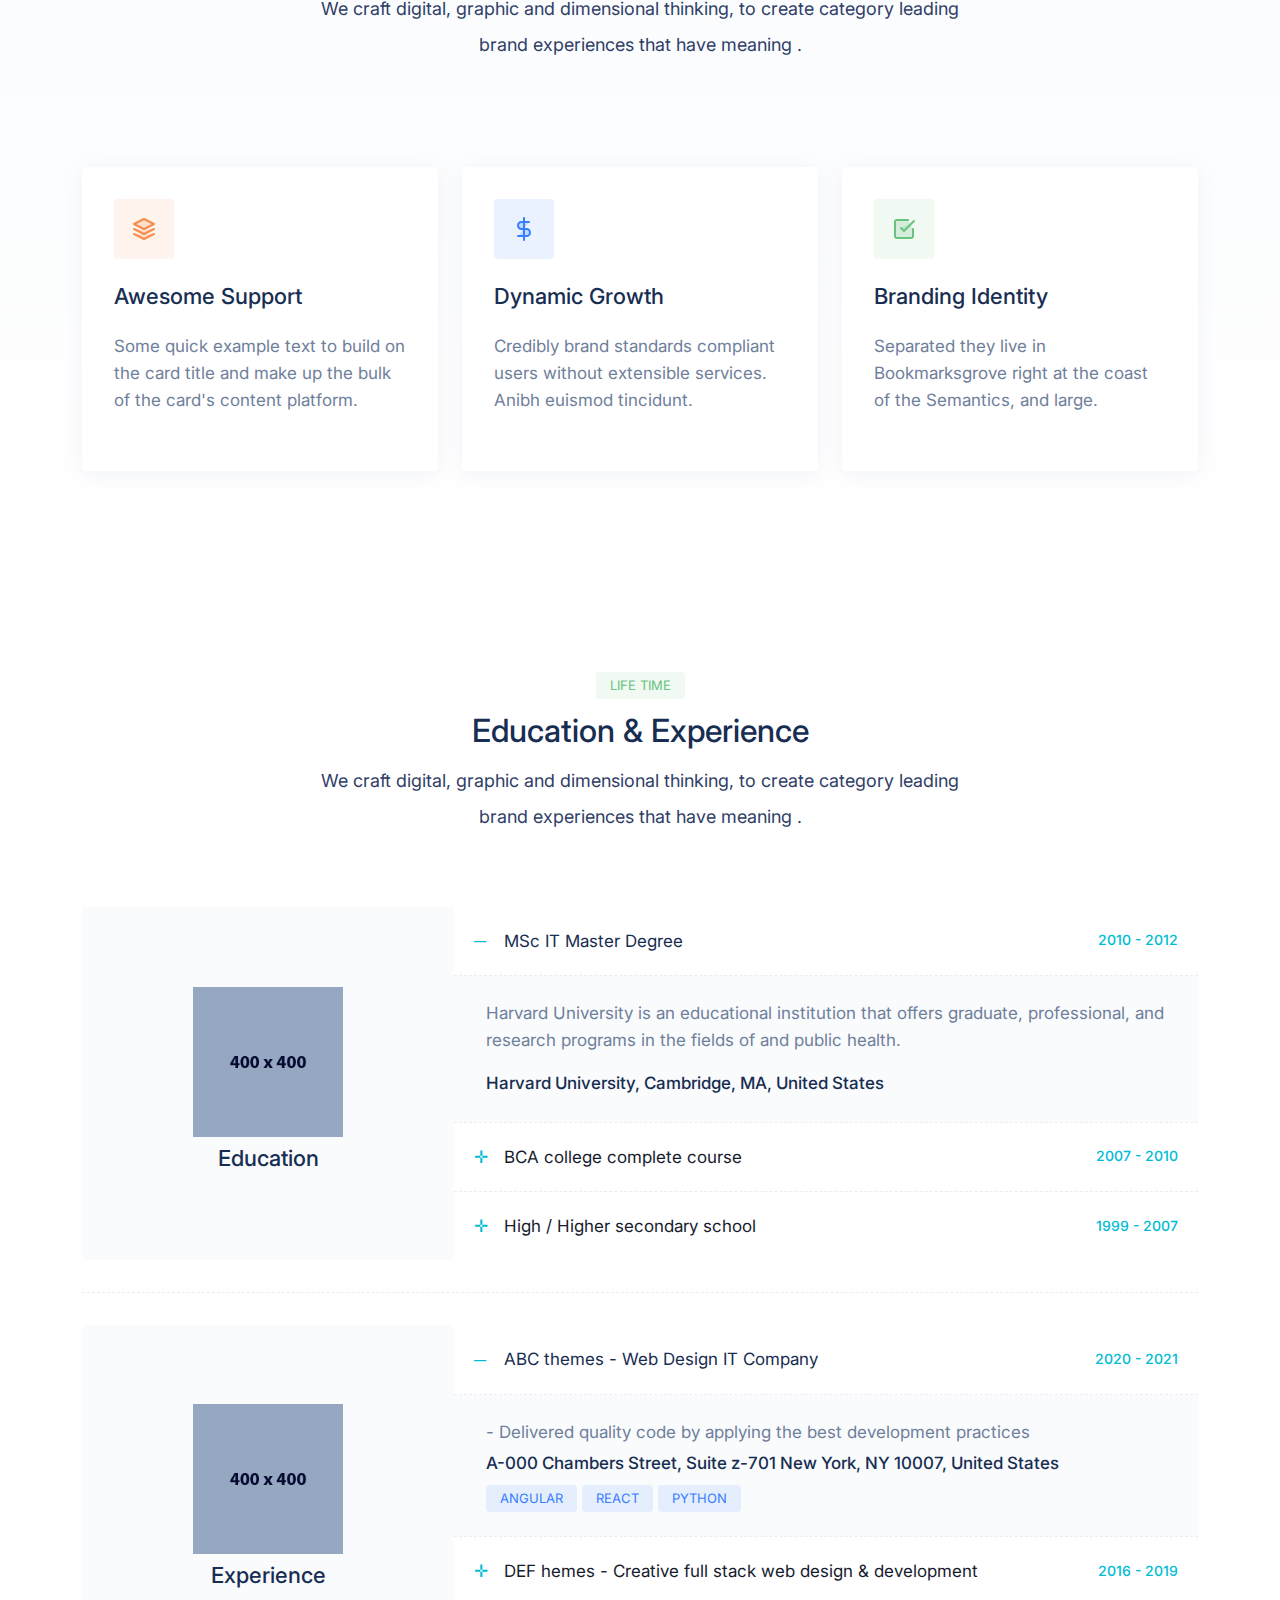
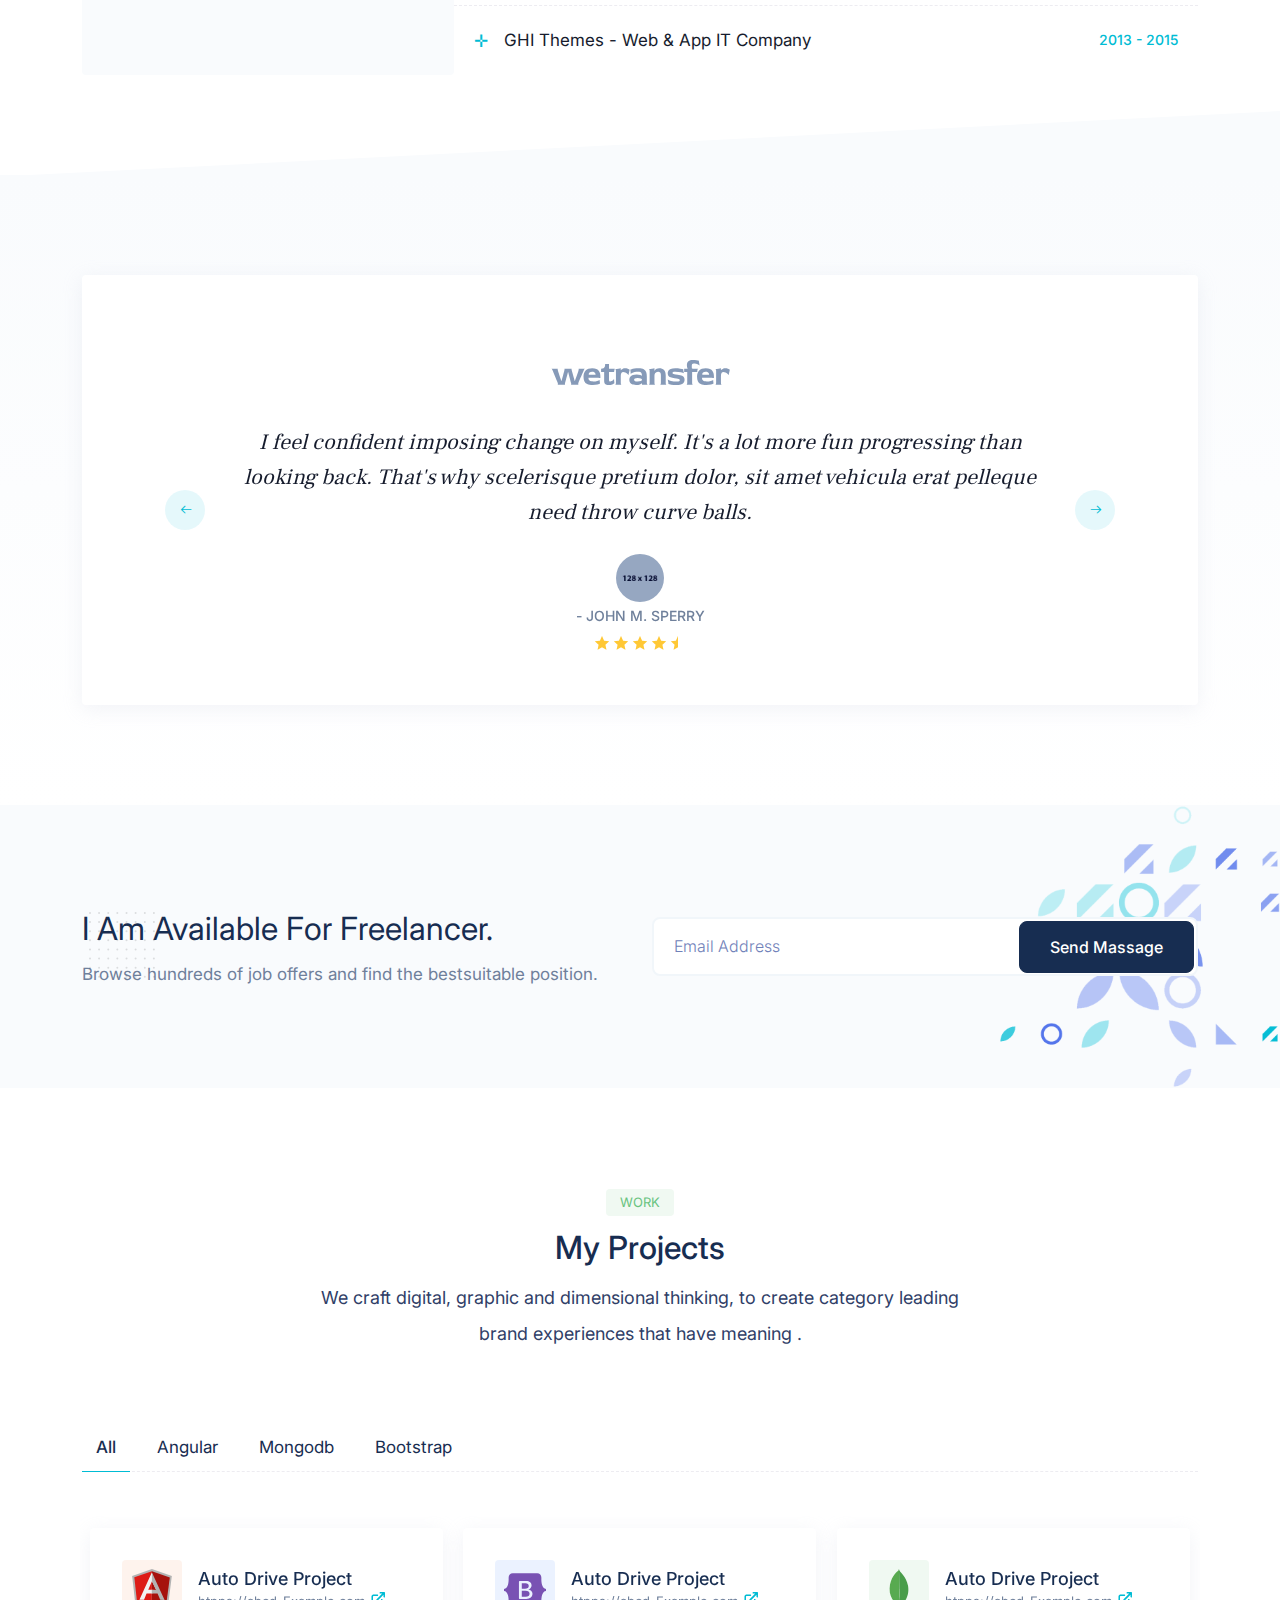
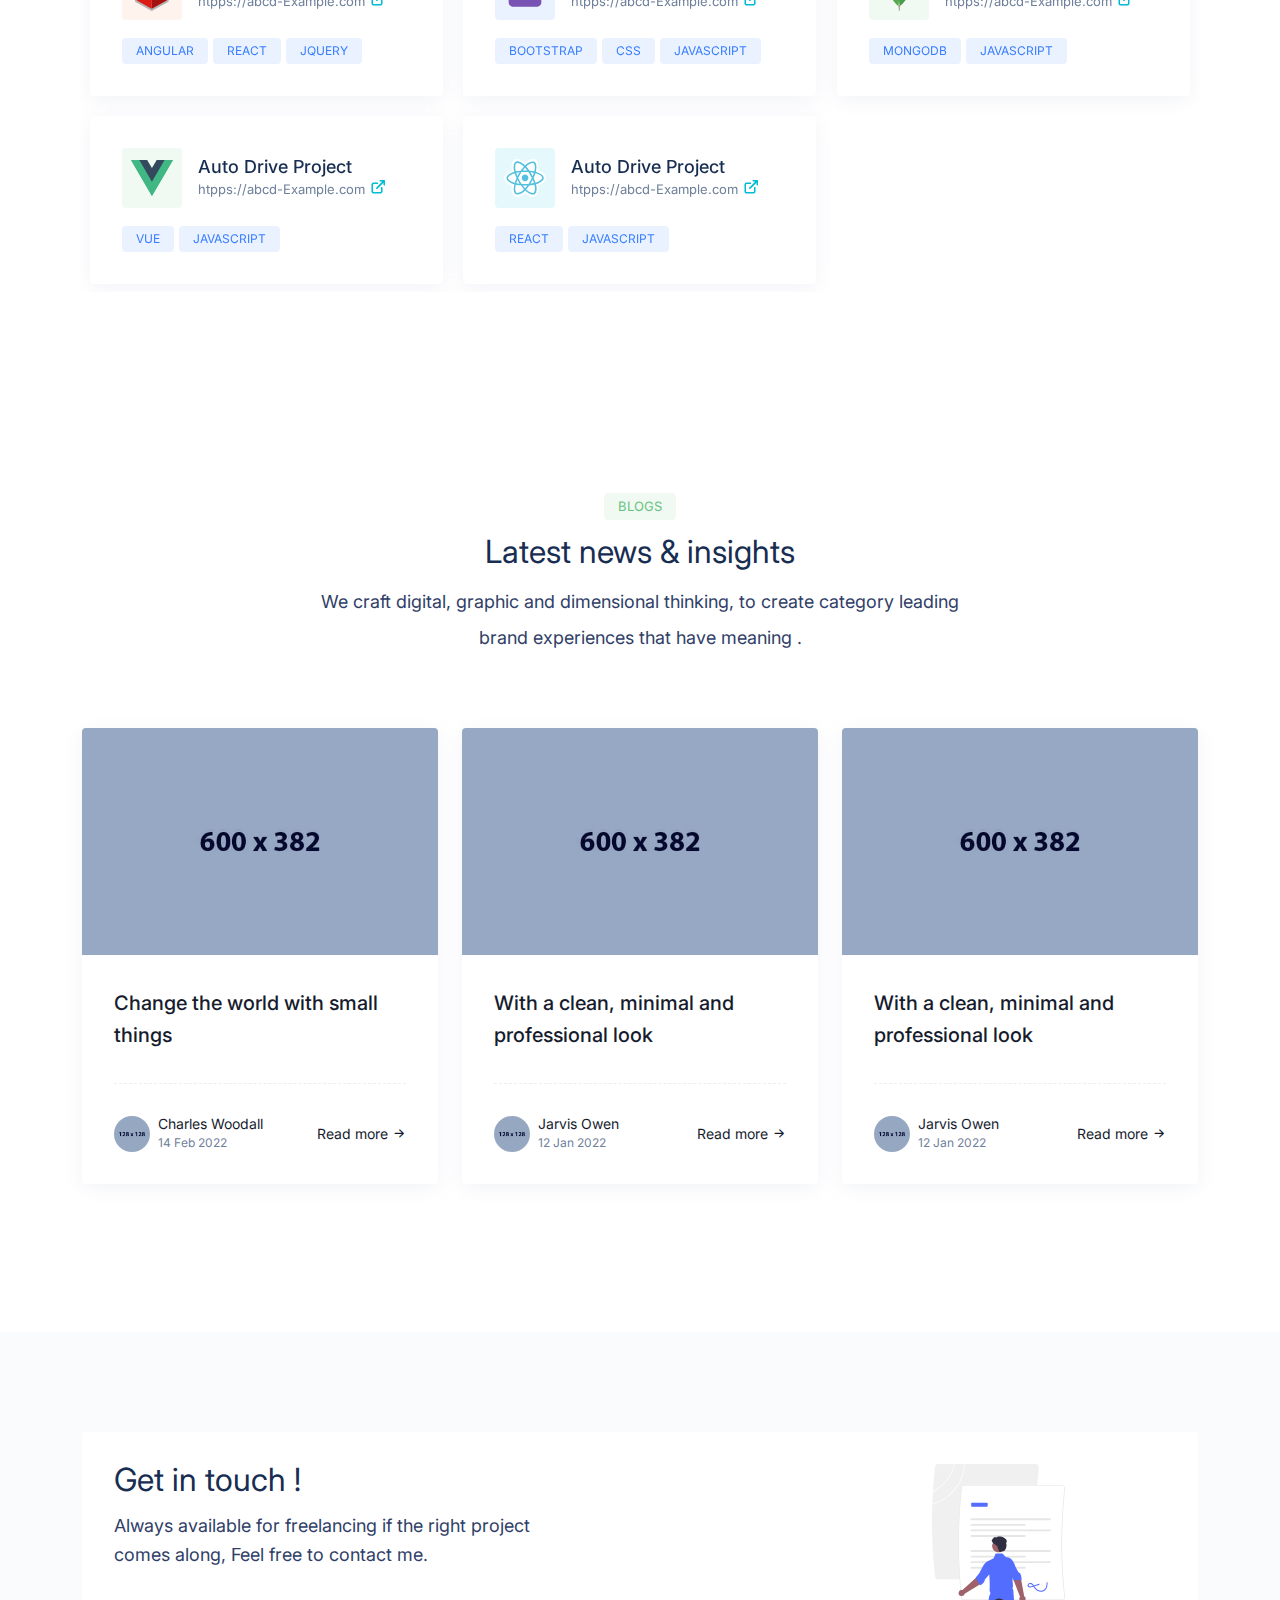
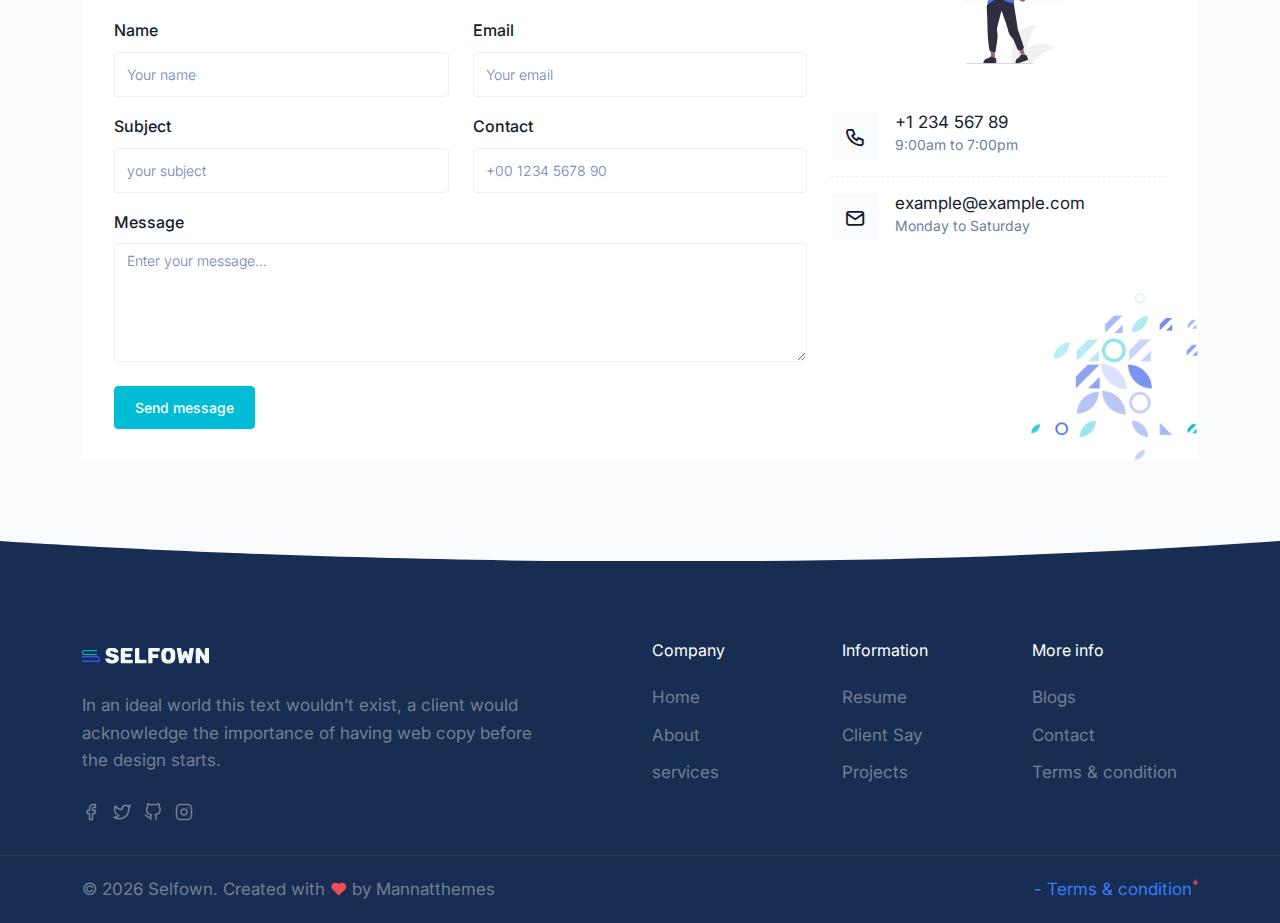
<file: index-2.html>
<!DOCTYPE html>
<html lang="en">
    <head>
        <meta charset="utf-8" />
        <title>Selfown - Responsive Personal page</title>
        <meta name="viewport" content="width=device-width, initial-scale=1.0" />
        <meta name="description" content="Premium Bootstrap 5 Template" />
        <meta name="keywords" content="bootstrap 5, premium, marketing, multipurpose" />
        <meta content="Mannatthemes" name="author" />

        <!-- favicon -->
        <link rel="shortcut icon" href="images/favicon.ico" />

        <!-- css -->
        <link href="css/bootstrap.min.css" rel="stylesheet" type="text/css" />
        <link href="css/style.min.css" rel="stylesheet" type="text/css" />

        <!-- colors -->
        <link href="css/colors/default.css" rel="stylesheet" type="text/css" id="color-opt" />
    </head>

    <body data-bs-spy="scroll" data-bs-target=".navbar" data-bs-offset="80" >
        <!-- start navbar -->
        <nav class="navbar navbar-expand-lg fixed-top sticky" id="navbar">
            <div class="container">
                <a href="index-2.html" class="navbar-brand">
                    <img src="images/logo-sm.png" class="logo-sm" alt="" height="24" />
                    <img src="images/logo-light.png" class="logo-light" alt="" height="16" />
                    <img src="images/logo-dark.png" class="logo-dark" alt="" height="16" />
                </a><!--end navbar-brand-->
                <a href="javascript:void(0)" class="navbar-toggler" data-bs-toggle="collapse" data-bs-target="#navbarNav" aria-controls="navbarNav" aria-expanded="false" aria-label="Toggle navigation">
                    <span class="navbar-toggle-icon"><i data-feather="menu"></i></span>
                </a><!--end navbar-toggler-->

                <div class="collapse navbar-collapse" id="navbarNav">
                    <ul class="navbar-nav mx-auto navbar-center mt-lg-0 mt-2">
                        <li class="nav-item">
                            <a class="nav-link active" href="index.html">Home</a>
                        </li><!--end nav-item-->
                        <li class="nav-item">
                            <a class="nav-link" href="about.html">About</a>
                        </li><!--end nav-item-->
                        <li class="nav-item">
                            <a class="nav-link" href="services.html">Services</a>
                        </li><!--end nav-item-->                        
                        <li class="nav-item">
                            <a class="nav-link" href="resume.html">Resume</a>
                        </li><!--end nav-item-->
                        <li class="nav-item">
                            <a class="nav-link" href="projects.html">Projects</a>
                        </li><!--end nav-item-->
                        <li class="nav-item">
                            <a class="nav-link" href="blogs.html">Blogs</a>
                        </li><!--end nav-item-->
                        <li class="nav-item">
                            <a class="nav-link" href="contact.html">Contact</a>
                        </li><!--end nav-item-->
                    </ul><!--end navbar-nav-->
                    <a href="#" class="btn btn-sm nav-btn text-primary mb-4 mb-lg-0">Hire Me! <i class="icon-xxs ms-1" data-feather="chevrons-right"></i></a>
                </div><!-- end #navbarNav -->
            </div><!-- end container -->
        </nav>
        <!-- end navbar -->

        <!-- start hero -->
        <section class="hero-one position-relative main-bg" id="home"  style="background-image: url(images/personal/main-bg.png); background-size: cover; background-position: center center;">
            <div class="container">
                <div class="row align-items-center justify-content-center">
                    
                    <div class="col-lg-5  mx-auto mt-5"> 
                        <img src="images/personal/1.png" alt="" class="img-fluid ml-lg-5">
                    </div><!--end col--> 
                    <div class="col-lg-7 text-center px-0 px-xl-4 mt-5 mt-lg-0 pt-5 pt-lg-0">
                        <h5 class="d-inline-block py-1 px-3 rounded text-muted font-secondary">Hi, I'm David Williamson</h5>
                        <h1 class="hero-title mb-4 font-secondary fo">I'm a freelance 
                            <div class="position-relative d-inline-block" style="margin-bottom: -20px;" data-delay="2200" data-words>
								&nbsp;
								<span class="text-anim-items">
									<span class="text-anim-item px-2"><span>React</span></span>
									<span class="text-anim-item px-2"><span>Flutter </span></span>
									<span class="text-anim-item px-2"><span>Python</span></span>
								</span>
								<span class="anim-line bg-orange"></span>
							</span>
                        </div> 
                            Developer
                        </h1>   
                        <span class="wrap"></span>                     
                        <div class="mb-5 mb-lg-0">                           
                            <div class="d-inline-block">
                                <a href="#" class="btn btn-primary">Download CV</a>
                            </div>
                        </div>
                    </div><!--end col-->                  
                </div><!--end row-->             
            </div><!-- end container -->
        </section>
        <!-- end hero -->
        <div class="position-relative">
            <div class="shape overflow-hidden text-white">
                <svg viewBox="0 0 2880 48" fill="none" xmlns="http://www.w3.org/2000/svg">
                    <path d="M0 48H1437.5H2880V0H2160C1442.5 52 720 0 720 0H0V48Z" fill="currentColor"></path>
                </svg>
            </div>
        </div>
        <!-- start about -->
        <section class="section" id="about">
            <div class="container">
                <div class="row align-items-center">                
                    <div class="col-lg-6 align-self-center">
                        <h5 class="fs-24 text-dark fw-medium"><mark>Personal Details</mark></h5>       
                        <h4 class="fw-normal lh-base text-gray-700 mb-4 fs-20">It is a long established fact 
                            that a reader will be distracted by the readable content of a page when looking at its layout. 
                        </h4>
                        <div class="social">
                            <a href="#">
                                <i class="lab la-github github me-1"></i>
                            </a>
                            <a href="#">
                                <i class="lab la-twitter twitter me-1"></i>
                            </a>
                            <a href="#">
                                <i class="lab la-google google me-1"></i>
                            </a>
                            <a href="#">
                                <i class="lab la-linkedin-in linkedin me-1"></i>
                            </a>
                        </div>
                    </div><!--end col--> 
                    <div class="col-lg-5 ms-auto align-self-center">
                        <div class="mb-5 mb-lg-0">
                            <p class="mb-2">
                                <span class="personal-detail-title">Date of birth</span> 
                                <span class="personal-detail-info">06 june 1989</span>
                            </p>
                            <p class="mb-2">
                                <span class="personal-detail-title">Spoken Langages</span> 
                                <span class="personal-detail-info">English - French - German</span>
                            </p>
                            <p class="mb-2">
                                <span class="personal-detail-title">Nationality</span> 
                                <span class="personal-detail-info">USA</span>
                            </p>
                            <p class="mb-2">
                                <span class="personal-detail-title">Interest</span> 
                                <span class="personal-detail-info">Music, Reading, journey</span>
                            </p>
                        </div>
                    </div><!--end col-->
                    <div class="col-12 mt-5">
                        <div class="d-flex flex-wrap justify-content-center  mt-4 mt-md-5">
                            <div class="mx-3 ms-sm-0 ms-sm-0 mb-3 card-bg rounded p-1 pe-3 p-md-3 pe-md-4 shadow-sm">
                                <div class="d-flex align-items-center">
                                    <div class="thumb-md d-flex flex-wrap justify-content-center align-items-center">
                                        <img src="images/logos/android.svg" alt="" class="" height="34">
                                    </div>
                                    <div class="ms-3">
                                        <h6 class="mb-0 fw-medium text-gray-700">Android</h6>
                                        <p class="text-muted mb-0 fs-12">2 Year Experience</p>
                                    </div>
                                </div>                           
                            </div><!--/div-->
                            <div class="mx-3 ms-sm-0 ms-sm-0 mb-3 card-bg rounded p-1 pe-3 p-md-3 pe-md-4 shadow-sm">
                                <div class="d-flex align-items-center">
                                    <div class="thumb-md d-flex flex-wrap justify-content-center align-items-center">
                                        <img src="images/logos/Angular.svg" alt="" class="" height="34">
                                    </div>
                                    <div class="ms-3">
                                        <h6 class="mb-0 fw-medium text-gray-700">Angular</h6>
                                        <p class="text-muted mb-0 fs-12">1 Year Experience</p>
                                    </div>
                                </div>                           
                            </div><!--/div-->
                            <div class="mx-3 ms-sm-0 ms-sm-0 mb-3 card-bg rounded p-1 pe-3 p-md-3 pe-md-4 shadow-sm">
                                <div class="d-flex align-items-center">
                                    <div class="thumb-md d-flex flex-wrap justify-content-center align-items-center">
                                        <img src="images/logos/bootstrap.svg" alt="" class="" height="34">
                                    </div>
                                    <div class="ms-3">
                                        <h6 class="mb-0 fw-medium text-gray-700">Bootstrap</h6>
                                        <p class="text-muted mb-0 fs-12">3 Year Experience</p>
                                    </div>
                                </div>                           
                            </div><!--/div-->
                            <div class="mx-3 ms-sm-0 ms-sm-0 mb-3 card-bg rounded p-1 pe-3 p-md-3 pe-md-4 shadow-sm">
                                <div class="d-flex align-items-center">
                                    <div class="thumb-md d-flex flex-wrap justify-content-center align-items-center">
                                        <img src="images/logos/vue.svg" alt="" class="" height="34">
                                    </div>
                                    <div class="ms-3">
                                        <h6 class="mb-0 fw-medium text-gray-700">Vue</h6>
                                        <p class="text-muted mb-0 fs-12">2 Year Experience</p>
                                    </div>
                                </div>                           
                            </div><!--/div-->
                            <div class="mx-3 ms-sm-0 ms-sm-0 mb-3 card-bg rounded p-1 pe-3 p-md-3 pe-md-4 shadow-sm">
                                <div class="d-flex align-items-center">
                                    <div class="thumb-md d-flex flex-wrap justify-content-center align-items-center">
                                        <img src="images/logos/react.svg" alt="" class="" height="34">
                                    </div>
                                    <div class="ms-3">
                                        <h6 class="mb-0 fw-medium text-gray-700">React</h6>
                                        <p class="text-muted mb-0 fs-12">8 Months Experience</p>
                                    </div>
                                </div>                           
                            </div><!--/div-->
                            <div class="mx-3 ms-sm-0 ms-sm-0 mb-3 card-bg rounded p-1 pe-3 p-md-3 pe-md-4 shadow-sm">
                                <div class="d-flex align-items-center">
                                    <div class="thumb-md d-flex flex-wrap justify-content-center align-items-center">
                                        <img src="images/logos/mongodb.svg" alt="" class="" height="34">
                                    </div>
                                    <div class="ms-3">
                                        <h6 class="mb-0 fw-medium text-gray-700">Mongodb</h6>
                                        <p class="text-muted mb-0 fs-12">3 Months Experience</p>
                                    </div>
                                </div>                           
                            </div><!--/div-->
                            <div class="mx-3 ms-sm-0 ms-sm-0 mb-3 card-bg rounded p-1 pe-3 p-md-3 pe-md-4 shadow-sm">
                                <div class="d-flex align-items-center">
                                    <div class="thumb-md d-flex flex-wrap justify-content-center align-items-center">
                                        <img src="images/logos/laravel.svg" alt="" class="" height="34">
                                    </div>
                                    <div class="ms-3">
                                        <h6 class="mb-0 fw-medium text-gray-700">Laravel</h6>
                                        <p class="text-muted mb-0 fs-12">1 Year Experience</p>
                                    </div>
                                </div>                           
                            </div><!--/div-->
                            <div class="mx-3 ms-sm-0 ms-sm-0 mb-3 card-bg rounded p-1 pe-3 p-md-3 pe-md-4 shadow-sm">
                                <div class="d-flex align-items-center">
                                    <div class="thumb-md d-flex flex-wrap justify-content-center align-items-center">
                                        <img src="images/logos/nodejs-icon.svg" alt="" class="" height="34">
                                    </div>
                                    <div class="ms-3">
                                        <h6 class="mb-0 fw-medium text-gray-700">Node.js</h6>
                                        <p class="text-muted mb-0 fs-12">10 Months Experience</p>
                                    </div>
                                </div>                           
                            </div><!--/div-->
                        </div><!-- End div -->
                    </div><!-- End Col -->
                </div><!--end row--> 
            </div><!-- end container -->
        </section>
        <!-- end about -->
        <!-- start services -->
        <section class="section bg-gradient-light-white" id="services">
            <div class="container">                
                <div class="row justify-content-center mb-4">
                    <div class="col-12 col-md-10 col-lg-7 text-center">
                        <span class="badge badge-lg rounded bg-soft-alt-success fw-normal fs-13 text-uppercase">Services</span>
                        <h2 class="fs-2 fw-medium lh-1 text-dark my-3">Our Services</h2>
                        <p class="text-gray-700 fs-18 fs-lg mb-4 mb-md-5 lh-lg">
                            We craft digital, graphic and dimensional thinking, to create category leading brand experiences that have meaning .
                        </p>
                    </div><!--end col-->
                </div><!--end row-->
                <div class="row">
                    <div class="col-lg-4 col-md-6 mt-4 pt-2">
                        <div class="card rounded shadow border-0">
                            <div class="card-body p-4 m-2">
                                <div class="bg-soft-alt-orange d-flex justify-content-center align-items-center thumb-xl  rounded">
                                    <i data-feather="layers" class="align-self-center svg-orange icon-md"></i>  
                                </div>
                                <h5 class="text-dark fs-22 fw-medium my-4">Awesome Support</h5>
                                <p class="text-muted pb-4">Some quick example text to build on the card title and make up the bulk of the card's content platform.</p>
                            </div><!-- end card-body -->
                        </div><!-- end card -->
                    </div><!-- end col -->
                    <div class="col-lg-4 col-md-6 mt-4 pt-2">
                        <div class="card rounded shadow  border-0">
                            <div class="card-body p-4 m-2">
                                <div class="bg-soft-alt-info d-flex justify-content-center align-items-center thumb-xl  rounded">
                                    <i data-feather="dollar-sign" class="align-self-center svg-info icon-md"></i>  
                                </div>
                                <h5 class="text-dark fs-22 fw-medium my-4">Dynamic Growth</h5>
                                <p class="text-muted pb-4">Credibly brand standards compliant users without extensible services. Anibh euismod tincidunt.</p>
                            </div><!-- end card-body -->
                        </div><!-- end card -->
                    </div><!-- end col -->
                    <div class="col-lg-4 col-md-6 mt-4 pt-2">
                        <div class="card rounded shadow  border-0">
                            <div class="card-body p-4 m-2">
                                <div class="bg-soft-alt-success d-flex justify-content-center align-items-center thumb-xl  rounded">
                                    <i data-feather="check-square" class="align-self-center svg-success icon-md"></i>  
                                </div>
                                <h5 class="text-dark fs-22 fw-medium my-4">Branding Identity</h5>
                                <p class="text-muted pb-4">Separated they live in Bookmarksgrove right at the coast of the Semantics, and large.</p>
                            </div><!-- end card-body -->
                        </div><!-- end card -->
                    </div><!-- end col -->
                </div><!-- end row -->
            </div><!-- end container -->
        </section>
        <!-- end services -->

        
        <!-- start resume -->
        <section class="section" id="resume">
            <div class="container">                
                <div class="row justify-content-center mb-4">
                    <div class="col-12 col-md-10 col-lg-7 text-center">
                        <span class="badge badge-lg rounded bg-soft-alt-success fw-normal fs-13 text-uppercase">Life Time</span>
                        <h2 class="fs-2 fw-medium lh-1 text-dark my-3">Education & Experience</h2>
                        <p class="text-gray-700 fs-18 fs-lg mb-4 mb-md-5 lh-lg">
                            We craft digital, graphic and dimensional thinking, to create category leading brand experiences that have meaning .
                        </p>
                    </div><!--end col-->
                </div><!--end row-->
                <div class="row">
                    <div class="col-12">
                        <div class="row g-0">
                            <div class="col-lg-4 col-md-6">
                                <div class="card rounded bg-light h-100 border-0">
                                    <div class="card-body d-flex justify-content-center align-items-center">
                                        <div class="mx-auto text-center">
                                            <img src="images/personal/school.png" alt="" class="vector-dark" height="150">
                                            <img src="images/personal/school-light.png" alt="" class="vector-light" height="150">
                                            <h5 class="text-dark fs-22 fw-medium my-2">Education</h5>     
                                        </div>                          
                                    </div><!-- end card-body -->
                                </div><!-- end card -->
                            </div><!-- end col -->
                            <div class="col-lg-8 col-md-6">
                                <div class="card rounded bg-white  h-100 border-0">
                                    <div class="card-body p-0">
                                        <div class="accordion accordion-flush" id="Education_accordion">
                                            <div class="accordion-item">
                                                <h2 class="accordion-header" id="prime">
                                                    <button class="accordion-button" type="button" data-bs-toggle="collapse" data-bs-target="#Education_one" aria-expanded="false">                                                        
                                                        MSc IT Master Degree
                                                        <span class="fw-medium text-primary ms-auto fs-14">2010 - 2012</span>
                                                    </button>
                                                </h2>
                                                <div id="Education_one" class="accordion-collapse collapse show" aria-labelledby="prime" data-bs-parent="#Education_accordion">
                                                    <div class="accordion-body">
                                                        <p class="text-muted mb-3">Harvard University is an educational institution that offers graduate, 
                                                            professional, and research programs 
                                                            in the fields of and public health.
                                                        </p>
                                                        <p class="fw-medium">Harvard University, Cambridge, MA, United States</p>
                                                    </div>
                                                </div>
                                            </div><!--end accordion-item-->
                                            <div class="accordion-item">
                                                <h2 class="accordion-header" id="second">
                                                    <button class="accordion-button collapsed" type="button" data-bs-toggle="collapse" data-bs-target="#Education_two" aria-expanded="false">
                                                    BCA college complete course
                                                    <span class="fw-medium text-primary ms-auto fs-14">2007 - 2010</span>
                                                    </button>
                                                </h2>
                                                <div id="Education_two" class="accordion-collapse collapse" aria-labelledby="second" data-bs-parent="#Education_accordion">
                                                    <div class="accordion-body">
                                                        <p class="text-muted mb-3">Columbia University is an educational institution that offers graduate, 
                                                            professional, and research programs 
                                                            in the fields of and public health.
                                                        </p>
                                                        <p class="fw-medium">Columbia University, New York, NY, United States</p>
                                                    </div>
                                                </div>
                                            </div><!--end accordion-item-->
                                            <div class="accordion-item">
                                                <h2 class="accordion-header" id="higher">
                                                    <button class="accordion-button collapsed" type="button" data-bs-toggle="collapse" data-bs-target="#Education_three" aria-expanded="false">
                                                        High / Higher secondary school
                                                    <span class="fw-medium text-primary ms-auto fs-14">1999 - 2007</span>
                                                    </button>
                                                </h2>
                                                <div id="Education_three" class="accordion-collapse collapse" aria-labelledby="higher" data-bs-parent="#Education_accordion">
                                                    <div class="accordion-body">
                                                        <p class="text-muted mb-3">Princeton University is an educational institution that offers graduate, 
                                                            professional, and research programs 
                                                            in the fields of and public health.
                                                        </p>
                                                        <p class="fw-medium">Princeton University, Princeton, NJ, United States</p>
                                                    </div>
                                                </div>
                                            </div><!--end accordion-item-->
                                        </div><!--end accordion-->
                                    </div><!-- end card-body -->
                                </div><!-- end card -->
                            </div><!-- end col -->                            
                        </div><!-- end row -->
                        <hr class="hr-dashed">
                        <div class="row g-0">
                            <div class="col-lg-4 col-md-6">
                                <div class="card rounded bg-light h-100 border-0">
                                    <div class="card-body d-flex justify-content-center align-items-center">
                                        <div class="mx-auto text-center">
                                            <img src="images/personal/job.png" alt="" class="vector-dark" height="150">
                                            <img src="images/personal/job-light.png" alt="" class="vector-light" height="150">
                                            <h5 class="text-dark fs-22 fw-medium my-2">Experience</h5>     
                                        </div>                          
                                    </div><!-- end card-body -->
                                </div><!-- end card -->
                            </div><!-- end col -->
                            <div class="col-lg-8 col-md-6">
                                <div class="card rounded bg-white  h-100 border-0">
                                    <div class="card-body p-0">
                                        <div class="accordion accordion-flush" id="Experience_accordion">
                                            <div class="accordion-item">
                                                <h2 class="accordion-header" id="first-co">
                                                    <button class="accordion-button" type="button" data-bs-toggle="collapse" data-bs-target="#Experience_one" aria-expanded="false">
                                                        ABC themes - Web Design IT Company
                                                        <span class="fw-medium text-primary ms-auto fs-14">2020 - 2021</span>
                                                    </button>
                                                </h2>
                                                <div id="Experience_one" class="accordion-collapse collapse show" aria-labelledby="first-co" data-bs-parent="#Experience_accordion">
                                                    <div class="accordion-body">
                                                        <p class="text-muted mb-1">- Delivered quality code by applying the best development practices</p>
                                                        <p class="fw-medium">A-000 Chambers Street, Suite z-701 New York, NY 10007, United States</p>
                                                        <span class="badge badge-lg rounded bg-soft-alt-info fw-normal fs-13 text-uppercase mt-2">Angular</span>
                                                        <span class="badge badge-lg rounded bg-soft-alt-info fw-normal fs-13 text-uppercase mt-2">React</span>
                                                        <span class="badge badge-lg rounded bg-soft-alt-info fw-normal fs-13 text-uppercase mt-2">Python</span>
                                                    </div>
                                                </div>
                                            </div><!--end accordion-item-->
                                            <div class="accordion-item">
                                                <h2 class="accordion-header" id="second-co">
                                                    <button class="accordion-button collapsed" type="button" data-bs-toggle="collapse" data-bs-target="#Experience_two" aria-expanded="false">
                                                    DEF hemes - Creative full stack web design & development
                                                    <span class="fw-medium text-primary ms-auto fs-14">2016 - 2019</span>
                                                    </button>
                                                </h2>
                                                <div id="Experience_two" class="accordion-collapse collapse" aria-labelledby="second-co" data-bs-parent="#Experience_accordion">
                                                    <div class="accordion-body">
                                                        <p class="text-muted mb-1">- Delivered quality code by applying the best development practices</p>
                                                        <p class="fw-medium">A-000 Chambers Street, Suite z-701 New York, NY 10007, United States</p>
                                                        <span class="badge badge-lg rounded bg-soft-alt-info fw-normal fs-13 text-uppercase mt-2">Laravel</span>
                                                        <span class="badge badge-lg rounded bg-soft-alt-info fw-normal fs-13 text-uppercase mt-2">Bootstrap</span>
                                                        <span class="badge badge-lg rounded bg-soft-alt-info fw-normal fs-13 text-uppercase mt-2">javascript</span>
                                                    </div>
                                                </div>
                                            </div><!--end accordion-item-->
                                            <div class="accordion-item">
                                                <h2 class="accordion-header" id="third-co">
                                                    <button class="accordion-button collapsed" type="button" data-bs-toggle="collapse" data-bs-target="#Experience_three" aria-expanded="false">
                                                      GHI  Themes - Web & App IT Company
                                                    <span class="fw-medium text-primary ms-auto fs-14">2013 - 2015</span>
                                                    </button>
                                                </h2>
                                                <div id="Experience_three" class="accordion-collapse collapse" aria-labelledby="third-co" data-bs-parent="#Experience_accordion">
                                                    <div class="accordion-body">
                                                        <p class="text-muted mb-1">- Delivered quality code by applying the best development practices</p>
                                                        <p class="fw-medium">A-000 Chambers Street, Suite z-701 New York, NY 10007, United States</p>
                                                        <span class="badge badge-lg rounded bg-soft-alt-info fw-normal fs-13 text-uppercase mt-2">Node.js</span>
                                                        <span class="badge badge-lg rounded bg-soft-alt-info fw-normal fs-13 text-uppercase mt-2">Php.net</span>
                                                        <span class="badge badge-lg rounded bg-soft-alt-info fw-normal fs-13 text-uppercase mt-2">Django</span>
                                                    </div>
                                                </div>
                                            </div><!--end accordion-item-->
                                        </div><!--end accordion-->
                                    </div><!-- end card-body -->
                                </div><!-- end card -->
                            </div><!-- end col -->
                        </div><!--end row-->
                    </div><!-- end col -->
                </div><!-- end row -->
            </div><!-- end container -->
        </section>
        <!-- end resume -->
        
        <div class="position-relative"> 
            <div class="shape overflow-hidden text-light"> 
                <svg viewBox="0 0 2880 150" fill="none" xmlns="http://www.w3.org/2000/svg"> <path d="M110 105L2160 0H2880V150H0V105H110Z" fill="currentColor"></path> </svg>
            </div>
        </div>
        <!--what client says -->
        <section class="section bg-gradient-light-white" id="review">
            <div class="container">  
                <div class="row">
                    <div class="col-lg-12 mx-auto">                       
                        <div class="card rounded shadow ">                            
                            <div class="client-carousel">
                                <div class="row align-items-center">
                                    <div class="col-lg-10 p-5 mx-auto">                                        
                                        <div class="client-carousel">
                                            <div id="demo" class="carousel carousel-dark slide" data-bs-ride="carousel" data-bs-wrap="true">                                            
                                                <div class="carousel-inner">
                                                    <div class="carousel-item text-center active" data-bs-interval="4000">
                                                        <img src="images/logos/logo-1.svg" alt="" class="my-3" height="70">
                                                        <p class="font-secondary fs-22 fst-italic mb-4 px-4">                                                    
                                                            I feel confident imposing change on myself. 
                                                            It's a lot more fun progressing than looking back. 
                                                            That's why scelerisque pretium dolor, 
                                                            sit amet vehicula erat pelleque need throw curve balls.                                                    
                                                        </p>
                                                        <img src="images/users/user-3.jpg" alt="" class="thumb-lg rounded-circle d-block mx-auto">
                                                        <span class="text-uppercase text-muted fs-14 fw-medium">- John M. Sperry</span>
                                                        <ul class="list-inline mb-0 align-self-center">
                                                            <li class="list-inline-item"><i class="la la-star text-warning fs-16"></i></li>
                                                            <li class="list-inline-item"><i class="la la-star text-warning fs-16 ms-n2"></i></li>
                                                            <li class="list-inline-item"><i class="la la-star text-warning fs-16 ms-n2"></i></li>
                                                            <li class="list-inline-item"><i class="la la-star text-warning fs-16 ms-n2"></i></li>
                                                            <li class="list-inline-item"><i class="la la-star-half-o text-warning fs-16 ms-n2"></i></li>
                                                        </ul>
                                                    </div>
                                                    <div class="carousel-item text-center" data-bs-interval="4000">
                                                        <img src="images/logos/logo-3.svg" alt="" class="my-3" height="70">
                                                        <p class="font-secondary fs-22 fst-italic mb-4 px-4">                                                    
                                                            I feel confident imposing change on myself. 
                                                            It's a lot more fun progressing than looking back. 
                                                            That's why scelerisque pretium dolor, 
                                                            sit amet vehicula erat pelleque need throw curve balls.                                                    
                                                        </p>
                                                        <img src="images/users/user-5.jpg" alt="" class="thumb-lg rounded-circle d-block mx-auto">
                                                        <span class="text-uppercase text-muted fs-14 fw-medium">- Larry J. Akins</span>
                                                        <ul class="list-inline mb-0 align-self-center">
                                                            <li class="list-inline-item"><i class="la la-star text-warning fs-16"></i></li>
                                                            <li class="list-inline-item"><i class="la la-star text-warning fs-16 ms-n2"></i></li>
                                                            <li class="list-inline-item"><i class="la la-star text-warning fs-16 ms-n2"></i></li>
                                                            <li class="list-inline-item"><i class="la la-star text-warning fs-16 ms-n2"></i></li>
                                                            <li class="list-inline-item"><i class="la la-star-half-o text-warning fs-16 ms-n2"></i></li>
                                                        </ul>
                                                    </div>
                                                </div>                                            
                                            </div> 
                                            <button class="carousel-control-prev" type="button" data-bs-target="#demo" data-bs-slide="prev">
                                                <span class="carousel-control-prev-icon"></span>
                                            </button>
                                            <button class="carousel-control-next" type="button" data-bs-target="#demo" data-bs-slide="next">
                                                <span class="carousel-control-next-icon"></span>
                                            </button>
                                        </div> <!--end client-carousel-->                                        
                                    </div><!--end col-->                                 
                                </div><!-- end row -->                                 
                             </div><!--end card-body-->
                        </div><!--end card-->
                    </div><!--end col-->            
                </div><!-- end row -->                 
            </div><!-- end container -->
        </section>
        <!-- end what client says -->
        
        <section class="section bg-light cta-pettern" id="cta">
            <div class="container">            
                <div class="row align-items-center">
                    <div class="col-lg-6">
                        <div class="pattern-1 position-absolute">
                            <img src="images/p-1.svg" alt="" class="" height="80">
                        </div>
                        <h2 class="text-dark" style="line-height: 1.5; position: relative;">I Am Available For Freelancer.</h2>
                        <p class="text-muted mb-0">Browse hundreds of job offers and find the bestsuitable position.</p>
                    </div><!--end col--> 
                    <div class="col-lg-6 ml-auto">
                        <div class="cta-search">
                            <form class="position-relative">
                                <input type="email" placeholder="Email Address" required="">
                                <button type="submit" class="btn btn-dark">Send Massage</button>
                            </form>
                        </div>
                    </div><!--end col--> 
                </div><!--end row--> 
            </div><!--end container--> 
        </section>
        <!-- start projects -->
        <section class="section" id="projects">
            <div class="container">                
                <div class="row justify-content-center mb-4">
                    <div class="col-12 col-md-10 col-lg-7 text-center">
                        <span class="badge badge-lg rounded bg-soft-alt-success fw-normal fs-13 text-uppercase">Work</span>
                        <h2 class="fs-2 fw-medium lh-1 text-dark my-3">My Projects</h2>
                        <p class="text-gray-700 fs-18 fs-lg mb-4 mb-md-5 lh-lg">
                            We craft digital, graphic and dimensional thinking, to create category leading brand experiences that have meaning .
                        </p>
                    </div><!--end col-->
                </div><!--end row-->
                <div class="row">                    
                    <div class="col-12 filters-group-wrap">
                        <div class="filters-group mb-5">                            
                            <ul class="mb-0 list-unstyled filter-options filter-tab">
                                <li class="list-inline-item position-relative text-dark active" data-group="all">All</li>
                                <li class="list-inline-item position-relative text-dark" data-group="angular">Angular</li>
                                <li class="list-inline-item position-relative text-dark" data-group="mongodb">Mongodb</li>
                                <li class="list-inline-item position-relative text-dark" data-group="bootstrap">Bootstrap</li>
                            </ul>
                        </div>
                    </div><!--end col-->
                </div><!--end row-->
                <div class="row d-flex  g-1 justify-content-center" id="grid">
                    <div class="col-lg-4 col-md-6 picture-item" data-groups='["angular", "bootstrap"]'>
                        <div class="card rounded shadow border-0 m-2">
                            <div class="card-body p-4 m-2">
                                <div class="media mb-3">
                                    <div class="bg-soft-alt-orange d-flex justify-content-center align-items-center thumb-xl  rounded">
                                        <img src="images/logos/Angular.svg" alt="" class="thumb-md">
                                    </div>
                                    <div class="media-body ms-3 align-self-center">
                                        <h5 class="text-dark fs-18 fw-medium m-0">Auto Drive Project</h5>
                                        <p class="text-muted mb-0 fs-13">htpps://abcd-Example.com <a href=""><i class="ti ti-external-link fs-18 text-primary"></i></a></p>
                                    </div><!--end media-body-->
                                </div><!--end media-->  
                                <span class="badge badge-lg rounded bg-soft-alt-info fw-normal fs-12 text-uppercase">Angular</span>
                                <span class="badge badge-lg rounded bg-soft-alt-info fw-normal fs-12 text-uppercase">React</span>
                                <span class="badge badge-lg rounded bg-soft-alt-info fw-normal fs-12 text-uppercase">Jquery</span>
                            </div><!-- end card-body -->
                        </div><!-- end card -->
                    </div><!-- end col -->
                    <div class="col-lg-4 col-md-6 picture-item" data-groups='["bootstrap"]'>
                        <div class="card rounded shadow border-0 m-2">
                            <div class="card-body p-4 m-2">
                                <div class="media mb-3">
                                    <div class="bg-soft-alt-info d-flex justify-content-center align-items-center thumb-xl  rounded">
                                        <img src="images/logos/bootstrap.svg" alt="" class="thumb-md">
                                    </div>
                                    <div class="media-body ms-3 align-self-center">
                                        <h5 class="text-dark fs-18 fw-medium m-0">Auto Drive Project</h5>
                                        <p class="text-muted mb-0 fs-13">htpps://abcd-Example.com <a href=""><i class="ti ti-external-link fs-18 text-primary"></i></a></p>
                                    </div><!--end media-body-->
                                </div><!--end media-->                             
                                <span class="badge badge-lg rounded bg-soft-alt-info fw-normal fs-12 text-uppercase">Bootstrap</span>
                                <span class="badge badge-lg rounded bg-soft-alt-info fw-normal fs-12 text-uppercase">Css</span>
                                <span class="badge badge-lg rounded bg-soft-alt-info fw-normal fs-12 text-uppercase">Javascript</span>
                            </div><!-- end card-body -->
                        </div><!-- end card -->
                    </div><!-- end col -->
                    <div class="col-lg-4 col-md-6 picture-item" data-groups='["mongodb", "vue", "angular"]'>
                        <div class="card rounded shadow border-0 m-2">
                            <div class="card-body p-4 m-2">
                                <div class="media mb-3">
                                    <div class="bg-soft-alt-success d-flex justify-content-center align-items-center thumb-xl  rounded">
                                        <img src="images/logos/mongodb.svg" alt="" class="thumb-md">
                                    </div>
                                    <div class="media-body ms-3 align-self-center">
                                        <h5 class="text-dark fs-18 fw-medium m-0">Auto Drive Project</h5>
                                        <p class="text-muted mb-0 fs-13">htpps://abcd-Example.com <a href=""><i class="ti ti-external-link fs-18 text-primary"></i></a></p>
                                    </div><!--end media-body-->
                                </div><!--end media-->                             
                                <span class="badge badge-lg rounded bg-soft-alt-info fw-normal fs-12 text-uppercase">Mongodb</span>
                                <span class="badge badge-lg rounded bg-soft-alt-info fw-normal fs-12 text-uppercase">Javascript</span>
                            </div><!-- end card-body -->
                        </div><!-- end card -->
                    </div><!-- end col --> 
                    <div class="col-lg-4 col-md-6 picture-item" data-groups='["vue"]'>
                        <div class="card rounded shadow border-0 m-2">
                            <div class="card-body p-4 m-2">
                                <div class="media mb-3">
                                    <div class="bg-soft-alt-success d-flex justify-content-center align-items-center thumb-xl  rounded">
                                        <img src="images/logos/vue.svg" alt="" class="thumb-md">
                                    </div>
                                    <div class="media-body ms-3 align-self-center">
                                        <h5 class="text-dark fs-18 fw-medium m-0">Auto Drive Project</h5>
                                        <p class="text-muted mb-0 fs-13">htpps://abcd-Example.com <a href=""><i class="ti ti-external-link fs-18 text-primary"></i></a></p>
                                    </div><!--end media-body-->
                                </div><!--end media-->                             
                                <span class="badge badge-lg rounded bg-soft-alt-info fw-normal fs-12 text-uppercase">Vue</span>
                                <span class="badge badge-lg rounded bg-soft-alt-info fw-normal fs-12 text-uppercase">Javascript</span>
                            </div><!-- end card-body -->
                        </div><!-- end card -->
                    </div><!-- end col -->
                    <div class="col-lg-4 col-md-6 picture-item" data-groups='["react", "angular"]'>
                        <div class="card rounded shadow border-0 m-2">
                            <div class="card-body p-4 m-2">
                                <div class="media mb-3">
                                    <div class="bg-soft-alt-primary d-flex justify-content-center align-items-center thumb-xl  rounded">
                                        <img src="images/logos/react.svg" alt="" class="thumb-md">
                                    </div>
                                    <div class="media-body ms-3 align-self-center">
                                        <h5 class="text-dark fs-18 fw-medium m-0">Auto Drive Project</h5>
                                        <p class="text-muted mb-0 fs-13">htpps://abcd-Example.com <a href=""><i class="ti ti-external-link fs-18 text-primary"></i></a></p>
                                    </div><!--end media-body-->
                                </div><!--end media-->                             
                                <span class="badge badge-lg rounded bg-soft-alt-info fw-normal fs-12 text-uppercase">React</span>
                                <span class="badge badge-lg rounded bg-soft-alt-info fw-normal fs-12 text-uppercase">Javascript</span>
                            </div><!-- end card-body -->
                        </div><!-- end card -->
                    </div><!-- end col -->                    
                </div><!-- end row -->
            </div><!-- end container -->
        </section>
        <!-- end projects -->
        
        <!-- our blogs -->
        <section class="section " id="blogs">
            <div class="container pb-5">
                <div class="row justify-content-center mb-4">
                    <div class="col-12 col-md-10 col-lg-7 text-center">
                        <span class="badge badge-lg rounded bg-soft-alt-success fw-normal fs-13 text-uppercase">Blogs</span>
                        <h2 class="fs-2 fw-normal lh-1 text-dark my-3">Latest news & insights</h2>
                        <p class="text-gray-700 fs-18 fs-lg mb-4 mb-md-5 lh-lg">
                            We craft digital, graphic and dimensional thinking, to create category leading brand experiences that have meaning .
                        </p>
                    </div><!--end col-->
                </div><!--end row-->
                <div class="row align-items-center">
                    <div class="col-lg-4 col-md-6">
                        <div class="card shadow">
                            <img src="images/personal/1.jpg" alt="" class="img-fluid rounded-top">
                            <div class="card-body">
                                
                                <a href="" class="fs-20 my-0 d-block fw-medium">Change the world with small things</a>
                                <hr class="hr-dashed">
                                <div class="d-flex justify-content-between">
                                    <div class="meta-box">
                                        <div class="media">
                                            <img src="images/users/user-7.jpg" alt="" class="thumb-sm rounded-circle me-2 align-self-center">                                       
                                            <div class="media-body align-self-center text-truncate">
                                                <h6 class="m-0 fs-14">Charles Woodall</h6>
                                                <p class="mb-0 fs-12 text-muted">14 Feb 2022</p>
                                            </div><!--end media-body-->
                                        </div>                                            
                                    </div><!--end meta-box-->
                                    <div class="align-self-center">
                                        <a href="#" class="fs-14">Read more <i class="ti ti-arrow-right align-self-center"></i></a>
                                    </div>
                                </div>                                                                 
                            </div><!--end card-body-->
                        </div><!--end card-->
                    </div><!--end col-->
                    <div class="col-lg-4 col-md-6">
                        <div class="card shadow">
                            <img src="images/personal/3.jpg" alt="" class="img-fluid rounded-top">
                            <div class="card-body">                                
                                <a href="" class="fs-20 my-0 d-block fw-medium">With a clean, minimal and professional look</a>
                                <hr class="hr-dashed">
                                <div class="d-flex justify-content-between">
                                    <div class="meta-box">
                                        <div class="media">
                                            <img src="images/users/user-2.jpg" alt="" class="thumb-sm rounded-circle me-2 align-self-center">                                       
                                            <div class="media-body align-self-center text-truncate">
                                                <h6 class="m-0 fs-14">Jarvis Owen</h6>
                                                <p class="mb-0 fs-12 text-muted">12 Jan 2022</p>
                                            </div><!--end media-body-->
                                        </div>                                            
                                    </div><!--end meta-box-->
                                    <div class="align-self-center">
                                        <a href="#" class="fs-14">Read more <i class="ti ti-arrow-right align-self-center"></i></a>
                                    </div>
                                </div>                                                                 
                            </div><!--end card-body-->
                        </div><!--end card-->
                    </div><!--end col-->           
                    
                    <div class="col-lg-4 col-md-6">
                        <div class="card shadow">
                            <img src="images/personal/2.jpg" alt="" class="img-fluid rounded-top">
                            <div class="card-body">                                
                                <a href="" class="fs-20 my-0 d-block fw-medium">With a clean, minimal and professional look</a>
                                <hr class="hr-dashed">
                                <div class="d-flex justify-content-between">
                                    <div class="meta-box">
                                        <div class="media">
                                            <img src="images/users/user-2.jpg" alt="" class="thumb-sm rounded-circle me-2 align-self-center">                                       
                                            <div class="media-body align-self-center text-truncate">
                                                <h6 class="m-0 fs-14">Jarvis Owen</h6>
                                                <p class="mb-0 fs-12 text-muted">12 Jan 2022</p>
                                            </div><!--end media-body-->
                                        </div>                                            
                                    </div><!--end meta-box-->
                                    <div class="align-self-center">
                                        <a href="#" class="fs-14">Read more <i class="ti ti-arrow-right align-self-center"></i></a>
                                    </div>
                                </div>                                                                 
                            </div><!--end card-body-->
                        </div><!--end card-->
                    </div><!--end col-->            
                </div><!-- end row -->
            </div>
            <!-- end container -->
        </section>
        <!--end projects-->

        <!-- start contact us -->
        <section class="section bg-light" id="contact">
            <div class="container">
                <div class="row">
                    <div class="col-12">
                        <div class="card bg-white"  style="background: url(images/personal/testi-pet.png); background-repeat: no-repeat; background-size: 15%; background-position: right bottom;">
                            <div class="card-body">
                                <div class="row">
                                    <div class="col-md-8">
                                        <h2 class="fs-2 fw-normal lh-1 text-dark mb-3">Get in touch !</h2>
                                        <p class="text-gray-700 fs-18 fs-lg mb-4 mb-md-5 ">Always available for freelancing if the right project <br> comes along, Feel free to contact me.</p>
                                        <form method="post" name="myForm" onsubmit="return validateForm()">
                                            <span id="error-msg"></span>
                                            <div class="row">
                                                <div class="col-md-6 mb-3">
                                                    <label class="fw-medium form-label fs-16" for="name">Name</label>
                                                    <input type="text" class="form-control" placeholder="Your name" id="name" />
                                                </div>
                                                <!-- end col -->
                                                <div class="col-md-6 mb-3">
                                                    <label class="fw-medium form-label  fs-16" for="email">Email</label>
                                                    <input type="email" class="form-control" placeholder="Your email" id="email" />
                                                </div>
                                                <!-- end col -->
                                                <div class="col-md-6 mb-3">
                                                    <label class="fw-medium form-label  fs-16" for="subject">Subject</label>
                                                    <input type="text" class="form-control" placeholder="your subject" id="subject" />
                                                </div>
                                                <!-- end col -->
                                                <div class="col-md-6 mb-3">
                                                    <label class="fw-medium form-label  fs-16" for="number">Contact</label>
                                                    <input type="text" class="form-control" placeholder="+00 1234 5678 90" id="number" />
                                                </div>
                                                <!-- end col -->
                                                <div class="col-12 mb-3">
                                                    <label class="fw-medium form-label  fs-16" for="comments">Message</label>
                                                    <textarea class="form-control" id="comments" placeholder="Enter your message..." rows="5"></textarea>
                                                </div>
                                                <!-- end col -->
                                                <div class="col-12">
                                                    <input type="submit" id="submit" name="send" class="btn btn-primary mt-2" value="Send message" />
                                                </div>
                                                <!-- end col -->
                                            </div><!--end row-->
                                        </form><!-- end form -->
                                    </div><!-- end col -->
                                    <div class="col-md-4">
                                        <img src="images/personal/contact.svg" alt="" height="200" class=" mx-auto d-block mb-5">
                                        <div class="d-flex">
                                            <div class="bg-light d-flex justify-content-center align-items-center thumb-lg  rounded">
                                                <i class="ti ti-phone fs-22"></i>
                                            </div>
                                            <div class="align-self-center ms-3">
                                                <span class="d-block lh-1">+1 234 567 89</span>
                                                <span class="text-muted fs-14 mt-n2">9:00am to 7:00pm</span>
                                            </div>
                                        </div>
                                        <hr class="hr-dashed my-3">
                                        <div class="d-flex">
                                            <div class="bg-light d-flex justify-content-center align-items-center thumb-lg  rounded">
                                                <i class="ti ti-mail fs-22"></i>
                                            </div>
                                            <div class="align-self-center ms-3">
                                                <span class="d-block lh-1">example@example.com</span>
                                                <span class="text-muted fs-14 mt-n2">Monday to Saturday</span>
                                            </div>
                                        </div>
                                    </div><!--end col-->
                                </div><!-- end row -->  
                            </div><!--end card-body-->
                        </div><!--end card-->
                    </div><!-- end col -->
                </div><!-- end row -->   
            </div><!-- end container -->
        </section>
        <!-- end contact us -->


        <div class="position-relative">
            <div class="shape overflow-hidden bg-footer">
                <svg viewBox="0 0 2880 48" fill="none" xmlns="http://www.w3.org/2000/svg">
                    <path d="M0 48H1437.5H2880V0H2160C1442.5 52 720 0 720 0H0V48Z" fill="currentColor"></path>
                </svg>
            </div>
        </div>

        <!-- start footer -->
        <footer class="footer">
            <div class="container">
                <div class="row">
                    <div class="col-lg-5 border-e-dashed">
                        <a href="layout-one-1.html">
                            <img src="images/logo-sm.png" alt="" height="18" />
                            <img src="images/logo-light.png" alt="" height="16" />
                        </a>
                        <p class="my-4">In an ideal world this text wouldn’t exist, 
                            a client would acknowledge the importance of having web 
                            copy before the design starts.
                        </p>
                        <ul class="list-unstyled footer-social mb-0 mt-sm-0 mt-3">
                            <li class="list-inline-item">
                                <a href="#"> <i class="icon-xs" data-feather="facebook"></i> </a>
                            </li>
                            <li class="list-inline-item">
                                <a href="#"> <i class="icon-xs" data-feather="twitter"></i> </a>
                            </li>
                            <li class="list-inline-item">
                                <a href="#"> <i class="icon-xs" data-feather="github"></i> </a>
                            </li>
                            <li class="list-inline-item">
                                <a href="#"> <i class="icon-xs" data-feather="instagram"></i> </a>
                            </li>
                        </ul>
                    </div><!-- end col -->
                    <div class="col-lg-6 offset-lg-1">
                        <div class="row">
                            <div class="col-md-4">
                                <h6 class="text-footer mb-4 mt-sm-0 mt-5">Company</h6>
                                <ul class="list-unstyled footer-list">
                                    <li><a href="#home">Home</a></li>
                                    <li><a href="#about">About</a></li>
                                    <li><a href="#services">services</a></li>
                                    
                                </ul>
                            </div><!-- end col -->
                            <div class="col-md-4">
                                <h6 class="text-footer mb-4 mt-sm-0 mt-4">Information</h6>
                                <ul class="list-unstyled footer-list">
                                    <li><a href="#resume">Resume</a></li>
                                    <li><a href="#review">Client Say</a></li>
                                    <li><a href="#projects">Projects</a></li>                                    
                                    
                                </ul>
                            </div><!-- end col -->
                            <div class="col-md-4">
                                <h6 class="text-footer mb-4 mt-sm-0 mt-4">More info</h6>
                                <ul class="list-unstyled footer-list">
                                    <li><a href="#blogs">Blogs</a></li>
                                    <li><a href="#contact">Contact</a></li>
                                    <li><a href="#">Terms & condition</a></li>
                                </ul>
                            </div><!-- end col -->
                        </div><!-- end row -->
                    </div><!-- end col -->
                </div><!-- end row -->
            </div>
            <!-- end container -->
        </footer>
        <!-- end footer -->

        <!-- start footer alter -->
        <div class="footer-alt">
            <div class="container">
                <div class="row">
                    <div class="col-sm-6">
                        <p> &copy; <script>
                            document.write(new Date().getFullYear())
                        </script> Selfown. Created with <i class="las la-heart text-danger"></i> by Mannatthemes</p>
                    </div>
                    <div class="col-sm-6 text-sm-end">
                        <ul class="list-inline mb-0">
                            <li class="list-inline-item"><a href="#">- Terms & condition<sup class="text-danger">*</sup></a></li>
                        </ul>
                    </div>
                </div>
                <!-- end row -->
            </div>
            <!-- end container -->
        </div>
        <!-- end footer alter -->

        <!-- Style switcher -->
        <div id="style-switcher" onclick="toggleSwitcher()">
            <div>
                <h3 class="fw-medium mb-0">Select Your Choice</h3>
                <hr class="hr-dashed my-3">
                <ul class="pattern">
                    <li>
                        <a class="color1" href="javascript: void(0);" onclick="setColor('default')"></a>
                    </li>
                    <li>
                        <a class="color2" href="javascript: void(0);" onclick="setColor('info')"></a>
                    </li>
                    <li>
                        <a class="color3" href="javascript: void(0);" onclick="setColor('warning')"></a>
                    </li>
                    <li>
                        <a class="color4" href="javascript: void(0);" onclick="setColor('orange')"></a>
                    </li>
                    <li>
                        <a class="color5" href="javascript: void(0);" onclick="setColor('purple')"></a>
                    </li>
                    <li>
                        <a class="color6" href="javascript: void(0);" onclick="setColor('success')"></a>
                    </li>
                </ul>
            </div>
            <div class="bottom">
                <a href="javascript: void(0);" class="settings rounded-end"><i class="las la-paint-brush fs-22"></i></a>
            </div>
        </div>
        <!-- end Style switcher -->

        <script src="js/bootstrap.bundle.min.js"></script>

        <!-- feather icon -->
        <script src="js/feather.js"></script>
        <script src="js/shuffle.min.js"></script>
        <script src="js/projects.init.js"></script>
        <script src="js/text-roted.js"></script>

        <script src="js/app.js"></script>
    </body>
</html>
</file>
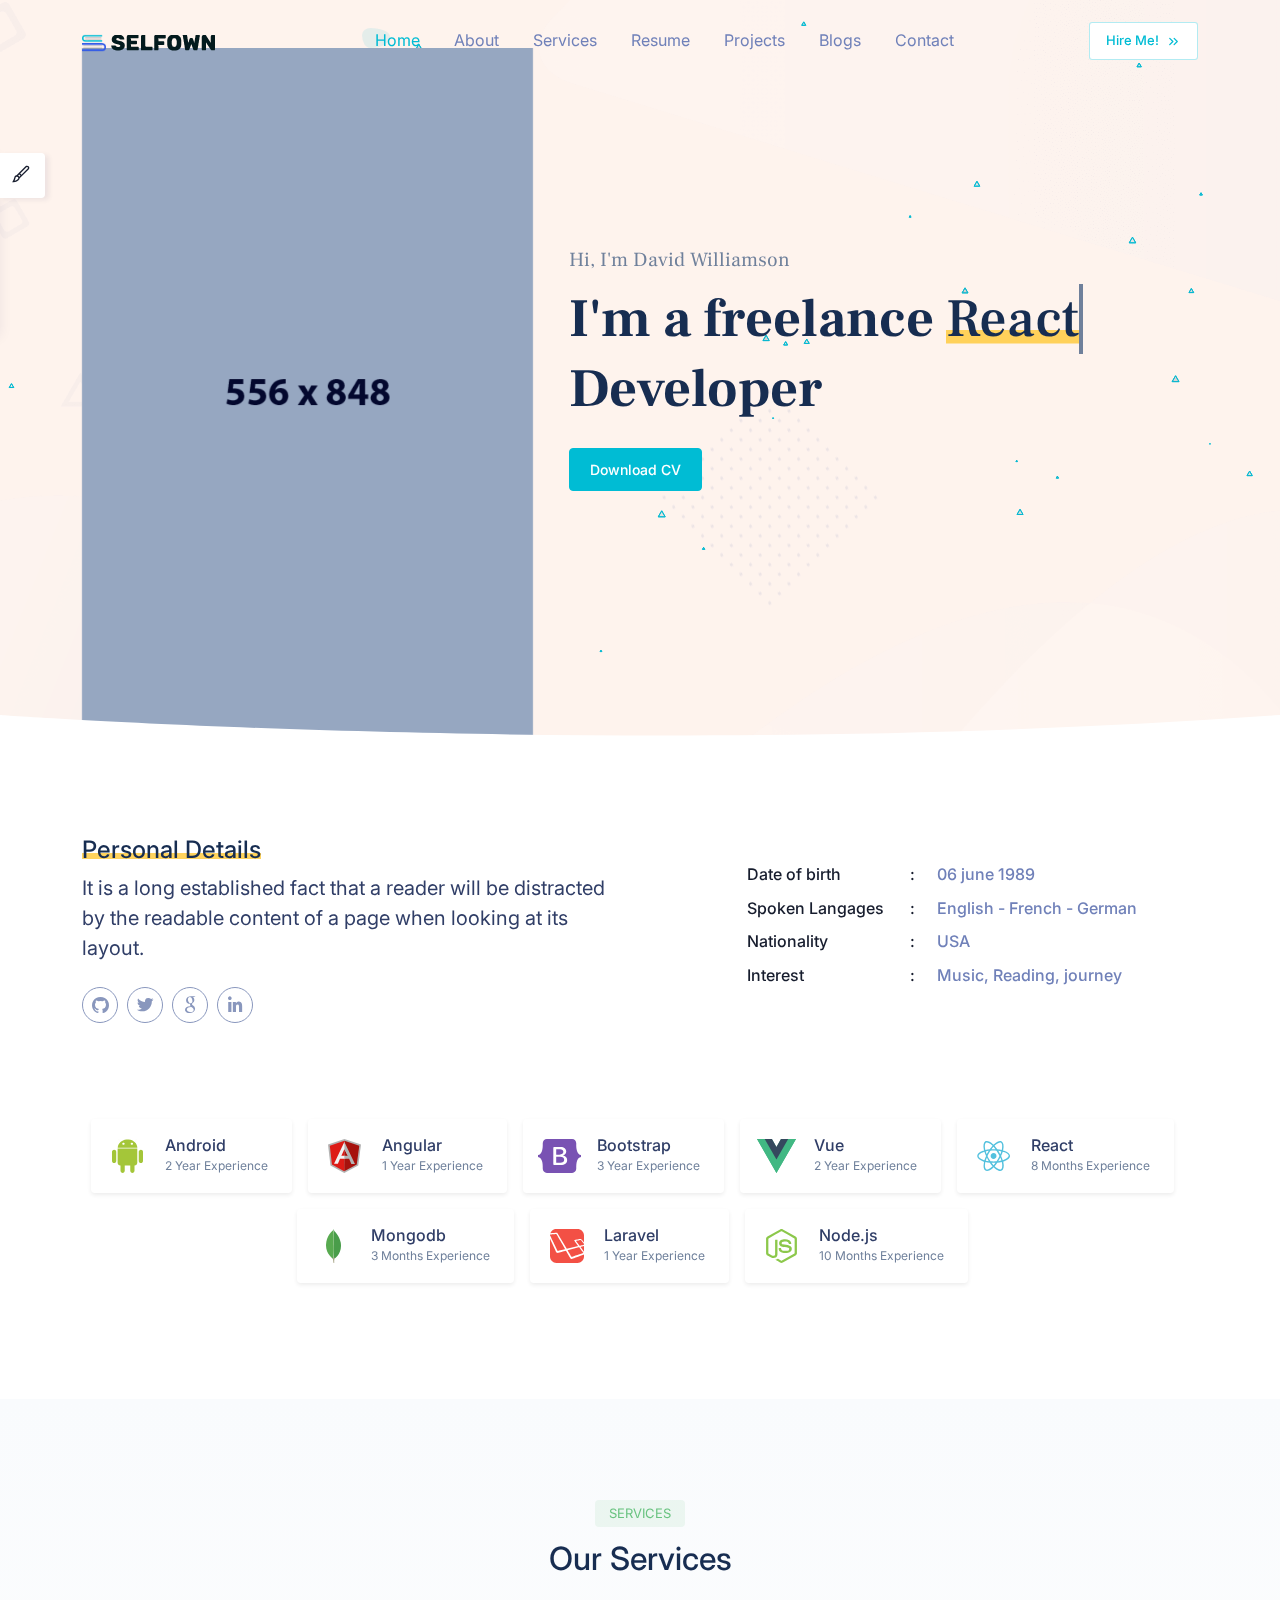
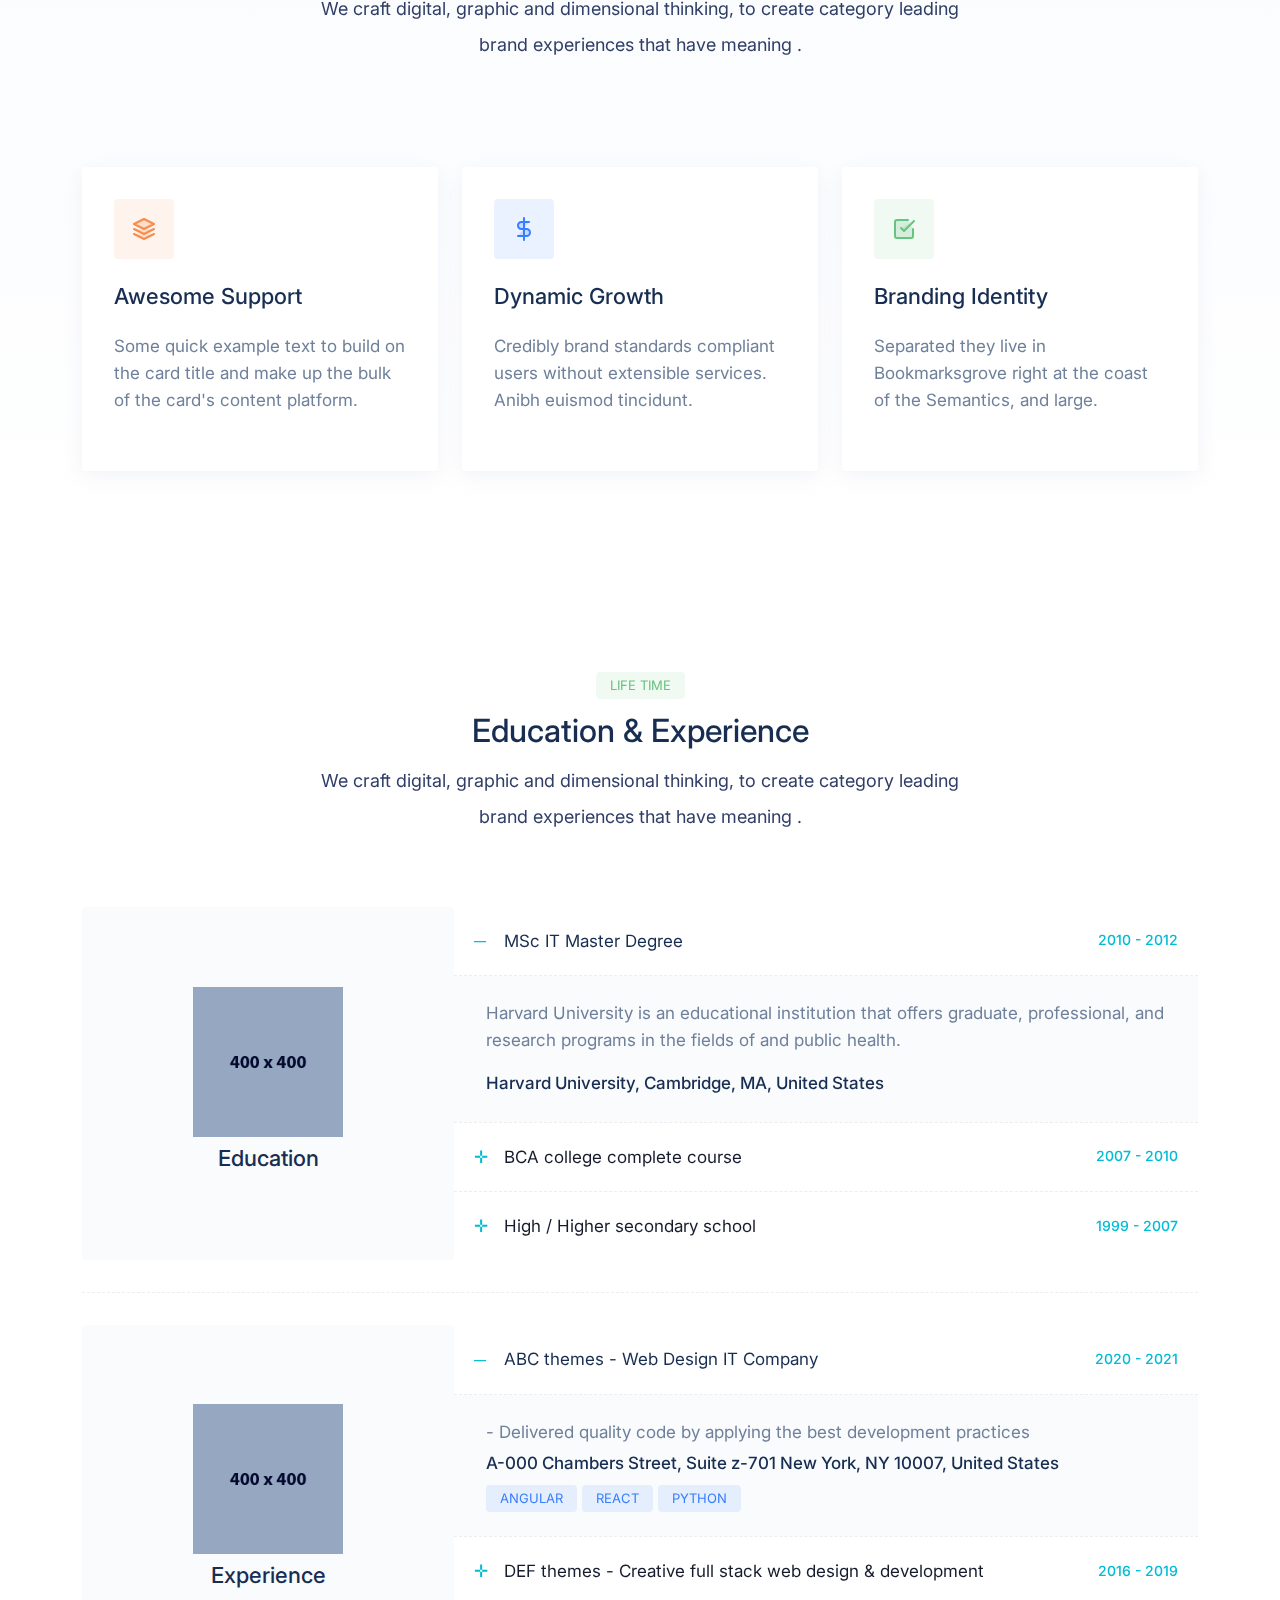
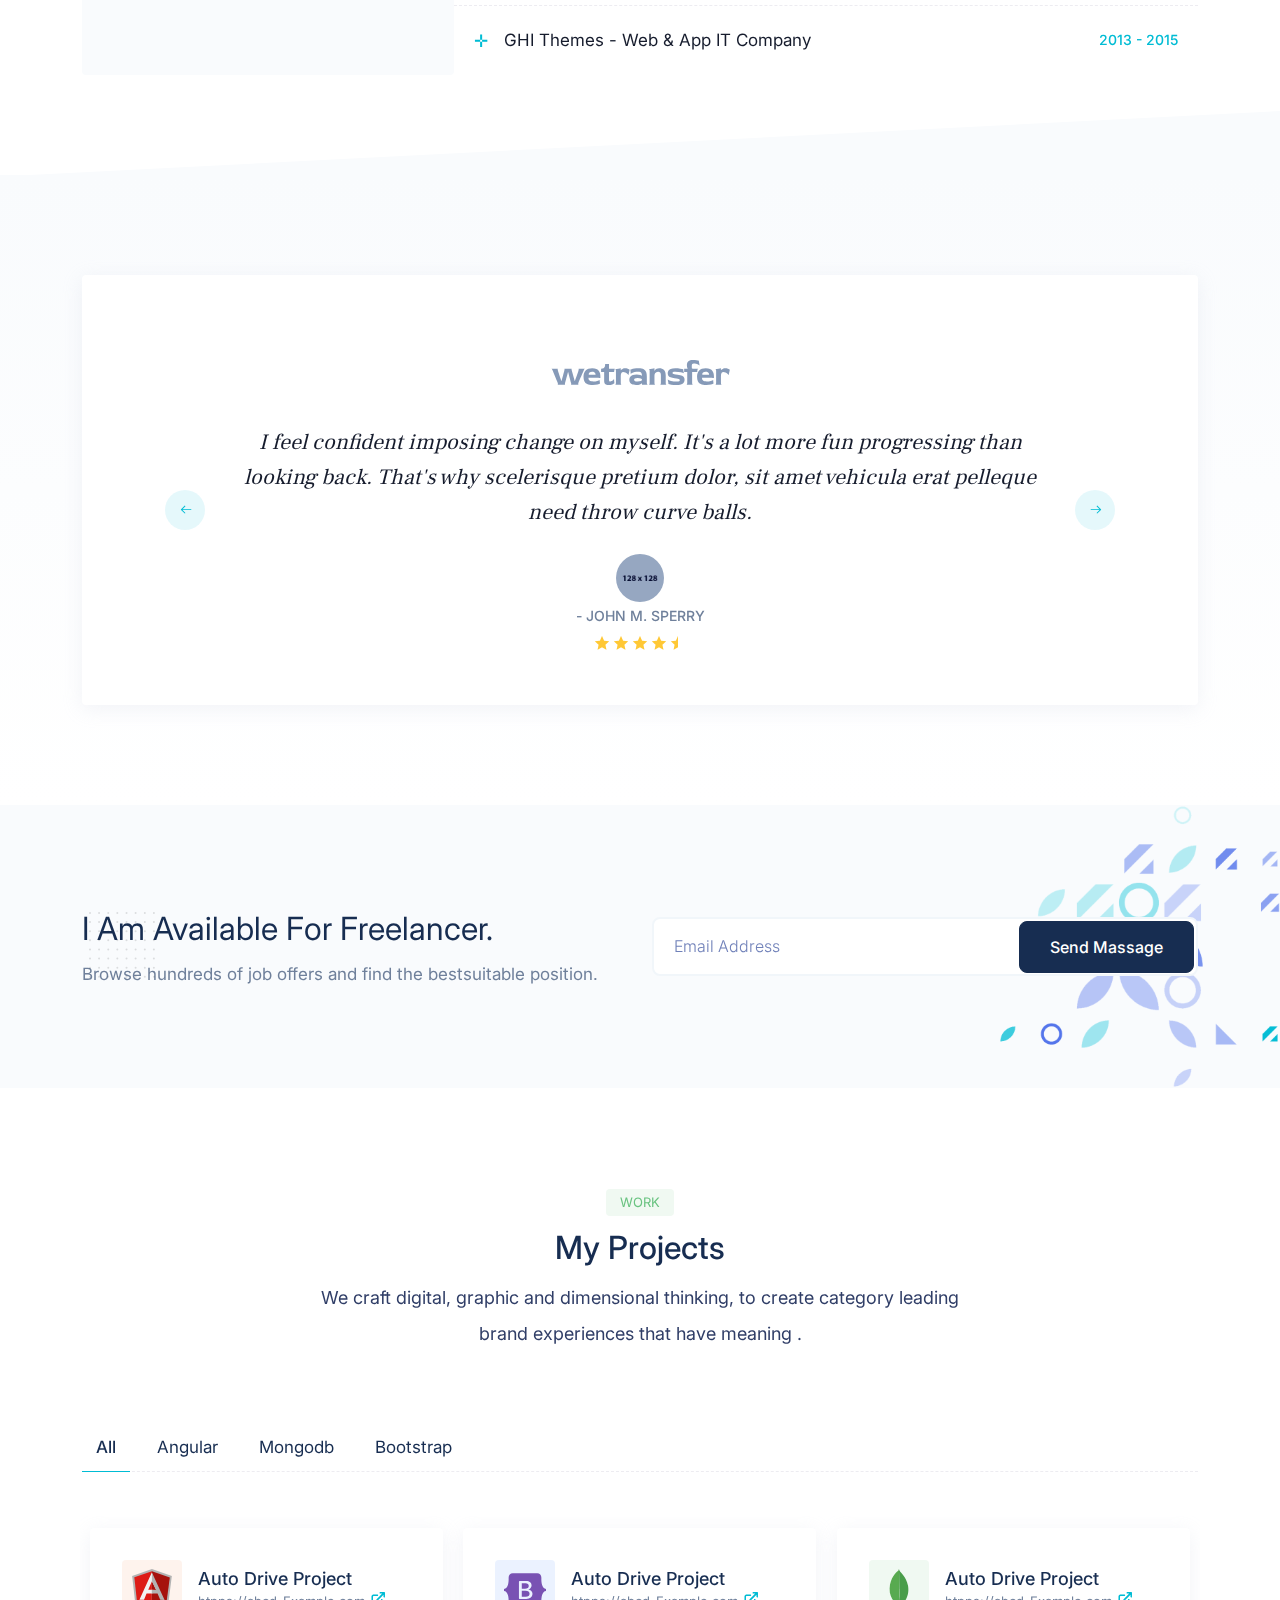
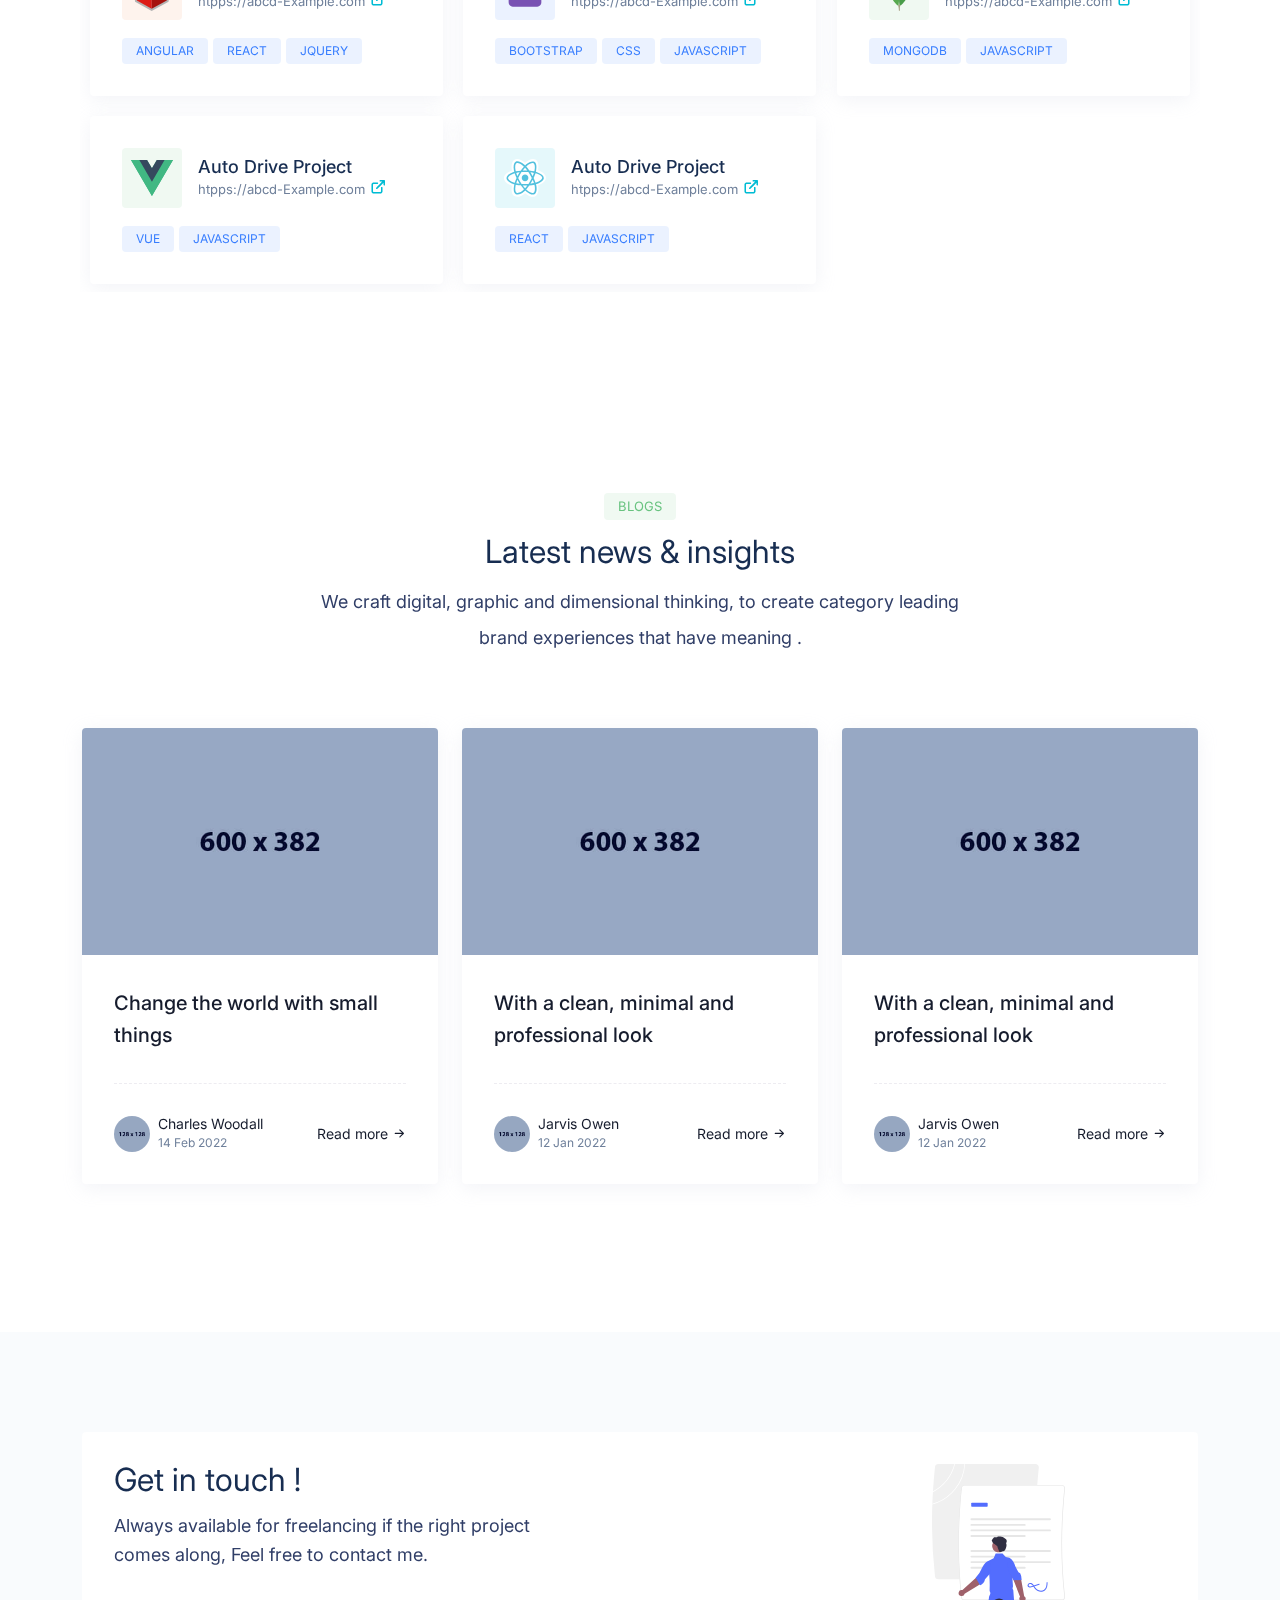
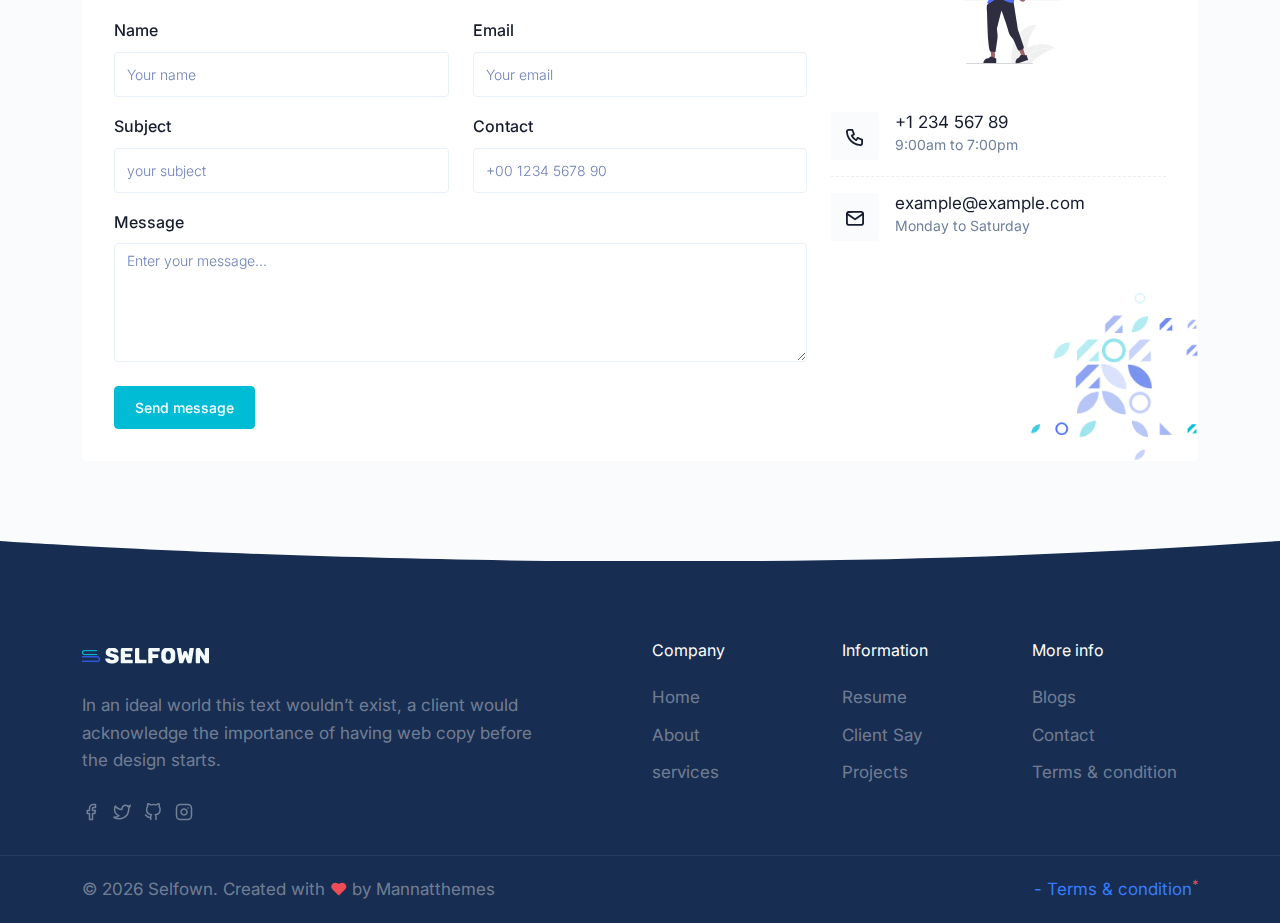
<file: index-3.html>
<!DOCTYPE html>
<html lang="en">
    <head>
        <meta charset="utf-8" />
        <title>Selfown - Responsive Personal page</title>
        <meta name="viewport" content="width=device-width, initial-scale=1.0" />
        <meta name="description" content="Premium Bootstrap 5 Template" />
        <meta name="keywords" content="bootstrap 5, premium, marketing, multipurpose" />
        <meta content="Mannatthemes" name="author" />

        <!-- favicon -->
        <link rel="shortcut icon" href="images/favicon.ico" />

        <!-- css -->
        <link href="css/bootstrap.min.css" rel="stylesheet" type="text/css" />
        <link href="css/style.min.css" rel="stylesheet" type="text/css" />

        <!-- colors -->
        <link href="css/colors/default.css" rel="stylesheet" type="text/css" id="color-opt" />
    </head>

    <body data-bs-spy="scroll" data-bs-target=".navbar" data-bs-offset="80" >
        <!-- start navbar -->
        <nav class="navbar navbar-expand-lg fixed-top sticky" id="navbar">
            <div class="container">
                <a href="index-3.html" class="navbar-brand">
                    <img src="images/logo-sm.png" class="logo-sm" alt="" height="24" />
                    <img src="images/logo-light.png" class="logo-light" alt="" height="16" />
                    <img src="images/logo-dark.png" class="logo-dark" alt="" height="16" />
                </a><!--end navbar-brand-->
                <a href="javascript:void(0)" class="navbar-toggler" data-bs-toggle="collapse" data-bs-target="#navbarNav" aria-controls="navbarNav" aria-expanded="false" aria-label="Toggle navigation">
                    <span class="navbar-toggle-icon"><i data-feather="menu"></i></span>
                </a><!--end navbar-toggler-->

                <div class="collapse navbar-collapse" id="navbarNav">
                    <ul class="navbar-nav mx-auto navbar-center mt-lg-0 mt-2">
                        <li class="nav-item">
                            <a class="nav-link active" href="index.html">Home</a>
                        </li><!--end nav-item-->
                        <li class="nav-item">
                            <a class="nav-link" href="about.html">About</a>
                        </li><!--end nav-item-->
                        <li class="nav-item">
                            <a class="nav-link" href="services.html">Services</a>
                        </li><!--end nav-item-->                        
                        <li class="nav-item">
                            <a class="nav-link" href="resume.html">Resume</a>
                        </li><!--end nav-item-->
                        <li class="nav-item">
                            <a class="nav-link" href="projects.html">Projects</a>
                        </li><!--end nav-item-->
                        <li class="nav-item">
                            <a class="nav-link" href="blogs.html">Blogs</a>
                        </li><!--end nav-item-->
                        <li class="nav-item">
                            <a class="nav-link" href="contact.html">Contact</a>
                        </li><!--end nav-item-->
                    </ul><!--end navbar-nav-->
                    <a href="#" class="btn btn-sm nav-btn text-primary mb-4 mb-lg-0">Hire Me! <i class="icon-xxs ms-1" data-feather="chevrons-right"></i></a>
                </div><!-- end #navbarNav -->
            </div><!-- end container -->
        </nav>
        <!-- end navbar -->

        <!-- start hero -->
        <section class="hero-one position-relative main-bg" id="home"  style="background-image: url(images/personal/main-bg.png); background-size: cover; background-position: center center;">
            <div id="particles-js"></div>
            <div class="container">
                <div class="row align-items-center justify-content-center">
                    
                    <div class="col-lg-5  mx-auto mt-5"> 
                        <img src="images/personal/1.png" alt="" class="img-fluid ml-lg-5">
                    </div><!--end col--> 
                    <div class="col-lg-7 px-0 px-xl-4 pt-5 pt-lg-0">
                        <h5 class="d-inline-block py-1 rounded text-muted font-secondary">Hi, I'm David Williamson</h5>
                        <h1 class="hero-title mb-4 font-secondary fo">I'm a freelance <mark><span class="fw-medium typewrite" data-period="2000" data-type='["React", "Flutter", "Python"]'></span></mark> Developer</h1>   
                        <span class="wrap"></span>                     
                        <div class="mb-5 mb-lg-0">                           
                            <div class="d-inline-block">
                                <a href="#" class="btn btn-primary">Download CV</a>
                            </div>
                        </div>
                    </div><!--end col-->                  
                </div><!--end row-->             
            </div><!-- end container -->
        </section>
        <!-- end hero -->
        <div class="position-relative">
            <div class="shape overflow-hidden text-white">
                <svg viewBox="0 0 2880 48" fill="none" xmlns="http://www.w3.org/2000/svg">
                    <path d="M0 48H1437.5H2880V0H2160C1442.5 52 720 0 720 0H0V48Z" fill="currentColor"></path>
                </svg>
            </div>
        </div>
        <!-- start about -->
        <section class="section" id="about">
            <div class="container">
                <div class="row align-items-center">                
                    <div class="col-lg-6 align-self-center">
                        <h5 class="fs-24 text-dark fw-medium"><mark>Personal Details</mark></h5>       
                        <h4 class="fw-normal lh-base text-gray-700 mb-4 fs-20">It is a long established fact 
                            that a reader will be distracted by the readable content of a page when looking at its layout. 
                        </h4>
                        <div class="social">
                            <a href="#">
                                <i class="lab la-github github me-1"></i>
                            </a>
                            <a href="#">
                                <i class="lab la-twitter twitter me-1"></i>
                            </a>
                            <a href="#">
                                <i class="lab la-google google me-1"></i>
                            </a>
                            <a href="#">
                                <i class="lab la-linkedin-in linkedin me-1"></i>
                            </a>
                        </div>
                    </div><!--end col--> 
                    <div class="col-lg-5 ms-auto align-self-center">
                        <div class="mb-5 mb-lg-0">
                            <p class="mb-2">
                                <span class="personal-detail-title">Date of birth</span> 
                                <span class="personal-detail-info">06 june 1989</span>
                            </p>
                            <p class="mb-2">
                                <span class="personal-detail-title">Spoken Langages</span> 
                                <span class="personal-detail-info">English - French - German</span>
                            </p>
                            <p class="mb-2">
                                <span class="personal-detail-title">Nationality</span> 
                                <span class="personal-detail-info">USA</span>
                            </p>
                            <p class="mb-2">
                                <span class="personal-detail-title">Interest</span> 
                                <span class="personal-detail-info">Music, Reading, journey</span>
                            </p>
                        </div>
                    </div><!--end col-->
                    <div class="col-12 mt-5">
                        <div class="d-flex flex-wrap justify-content-center  mt-4 mt-md-5">
                            <div class="mx-3 ms-sm-0 ms-sm-0 mb-3 card-bg rounded p-1 pe-3 p-md-3 pe-md-4 shadow-sm">
                                <div class="d-flex align-items-center">
                                    <div class="thumb-md d-flex flex-wrap justify-content-center align-items-center">
                                        <img src="images/logos/android.svg" alt="" class="" height="34">
                                    </div>
                                    <div class="ms-3">
                                        <h6 class="mb-0 fw-medium text-gray-700">Android</h6>
                                        <p class="text-muted mb-0 fs-12">2 Year Experience</p>
                                    </div>
                                </div>                           
                            </div><!--/div-->
                            <div class="mx-3 ms-sm-0 ms-sm-0 mb-3 card-bg rounded p-1 pe-3 p-md-3 pe-md-4 shadow-sm">
                                <div class="d-flex align-items-center">
                                    <div class="thumb-md d-flex flex-wrap justify-content-center align-items-center">
                                        <img src="images/logos/Angular.svg" alt="" class="" height="34">
                                    </div>
                                    <div class="ms-3">
                                        <h6 class="mb-0 fw-medium text-gray-700">Angular</h6>
                                        <p class="text-muted mb-0 fs-12">1 Year Experience</p>
                                    </div>
                                </div>                           
                            </div><!--/div-->
                            <div class="mx-3 ms-sm-0 ms-sm-0 mb-3 card-bg rounded p-1 pe-3 p-md-3 pe-md-4 shadow-sm">
                                <div class="d-flex align-items-center">
                                    <div class="thumb-md d-flex flex-wrap justify-content-center align-items-center">
                                        <img src="images/logos/bootstrap.svg" alt="" class="" height="34">
                                    </div>
                                    <div class="ms-3">
                                        <h6 class="mb-0 fw-medium text-gray-700">Bootstrap</h6>
                                        <p class="text-muted mb-0 fs-12">3 Year Experience</p>
                                    </div>
                                </div>                           
                            </div><!--/div-->
                            <div class="mx-3 ms-sm-0 ms-sm-0 mb-3 card-bg rounded p-1 pe-3 p-md-3 pe-md-4 shadow-sm">
                                <div class="d-flex align-items-center">
                                    <div class="thumb-md d-flex flex-wrap justify-content-center align-items-center">
                                        <img src="images/logos/vue.svg" alt="" class="" height="34">
                                    </div>
                                    <div class="ms-3">
                                        <h6 class="mb-0 fw-medium text-gray-700">Vue</h6>
                                        <p class="text-muted mb-0 fs-12">2 Year Experience</p>
                                    </div>
                                </div>                           
                            </div><!--/div-->
                            <div class="mx-3 ms-sm-0 ms-sm-0 mb-3 card-bg rounded p-1 pe-3 p-md-3 pe-md-4 shadow-sm">
                                <div class="d-flex align-items-center">
                                    <div class="thumb-md d-flex flex-wrap justify-content-center align-items-center">
                                        <img src="images/logos/react.svg" alt="" class="" height="34">
                                    </div>
                                    <div class="ms-3">
                                        <h6 class="mb-0 fw-medium text-gray-700">React</h6>
                                        <p class="text-muted mb-0 fs-12">8 Months Experience</p>
                                    </div>
                                </div>                           
                            </div><!--/div-->
                            <div class="mx-3 ms-sm-0 ms-sm-0 mb-3 card-bg rounded p-1 pe-3 p-md-3 pe-md-4 shadow-sm">
                                <div class="d-flex align-items-center">
                                    <div class="thumb-md d-flex flex-wrap justify-content-center align-items-center">
                                        <img src="images/logos/mongodb.svg" alt="" class="" height="34">
                                    </div>
                                    <div class="ms-3">
                                        <h6 class="mb-0 fw-medium text-gray-700">Mongodb</h6>
                                        <p class="text-muted mb-0 fs-12">3 Months Experience</p>
                                    </div>
                                </div>                           
                            </div><!--/div-->
                            <div class="mx-3 ms-sm-0 ms-sm-0 mb-3 card-bg rounded p-1 pe-3 p-md-3 pe-md-4 shadow-sm">
                                <div class="d-flex align-items-center">
                                    <div class="thumb-md d-flex flex-wrap justify-content-center align-items-center">
                                        <img src="images/logos/laravel.svg" alt="" class="" height="34">
                                    </div>
                                    <div class="ms-3">
                                        <h6 class="mb-0 fw-medium text-gray-700">Laravel</h6>
                                        <p class="text-muted mb-0 fs-12">1 Year Experience</p>
                                    </div>
                                </div>                           
                            </div><!--/div-->
                            <div class="mx-3 ms-sm-0 ms-sm-0 mb-3 card-bg rounded p-1 pe-3 p-md-3 pe-md-4 shadow-sm">
                                <div class="d-flex align-items-center">
                                    <div class="thumb-md d-flex flex-wrap justify-content-center align-items-center">
                                        <img src="images/logos/nodejs-icon.svg" alt="" class="" height="34">
                                    </div>
                                    <div class="ms-3">
                                        <h6 class="mb-0 fw-medium text-gray-700">Node.js</h6>
                                        <p class="text-muted mb-0 fs-12">10 Months Experience</p>
                                    </div>
                                </div>                           
                            </div><!--/div-->
                        </div><!-- End div -->
                    </div><!-- End Col -->
                </div><!--end row--> 
            </div><!-- end container -->
        </section>
        <!-- end about -->
        <!-- start services -->
        <section class="section bg-gradient-light-white" id="services">
            <div class="container">                
                <div class="row justify-content-center mb-4">
                    <div class="col-12 col-md-10 col-lg-7 text-center">
                        <span class="badge badge-lg rounded bg-soft-alt-success fw-normal fs-13 text-uppercase">Services</span>
                        <h2 class="fs-2 fw-medium lh-1 text-dark my-3">Our Services</h2>
                        <p class="text-gray-700 fs-18 fs-lg mb-4 mb-md-5 lh-lg">
                            We craft digital, graphic and dimensional thinking, to create category leading brand experiences that have meaning .
                        </p>
                    </div><!--end col-->
                </div><!--end row-->
                <div class="row">
                    <div class="col-lg-4 col-md-6 mt-4 pt-2">
                        <div class="card rounded shadow border-0">
                            <div class="card-body p-4 m-2">
                                <div class="bg-soft-alt-orange d-flex justify-content-center align-items-center thumb-xl  rounded">
                                    <i data-feather="layers" class="align-self-center svg-orange icon-md"></i>  
                                </div>
                                <h5 class="text-dark fs-22 fw-medium my-4">Awesome Support</h5>
                                <p class="text-muted pb-4">Some quick example text to build on the card title and make up the bulk of the card's content platform.</p>
                            </div><!-- end card-body -->
                        </div><!-- end card -->
                    </div><!-- end col -->
                    <div class="col-lg-4 col-md-6 mt-4 pt-2">
                        <div class="card rounded shadow  border-0">
                            <div class="card-body p-4 m-2">
                                <div class="bg-soft-alt-info d-flex justify-content-center align-items-center thumb-xl  rounded">
                                    <i data-feather="dollar-sign" class="align-self-center svg-info icon-md"></i>  
                                </div>
                                <h5 class="text-dark fs-22 fw-medium my-4">Dynamic Growth</h5>
                                <p class="text-muted pb-4">Credibly brand standards compliant users without extensible services. Anibh euismod tincidunt.</p>
                            </div><!-- end card-body -->
                        </div><!-- end card -->
                    </div><!-- end col -->
                    <div class="col-lg-4 col-md-6 mt-4 pt-2">
                        <div class="card rounded shadow  border-0">
                            <div class="card-body p-4 m-2">
                                <div class="bg-soft-alt-success d-flex justify-content-center align-items-center thumb-xl  rounded">
                                    <i data-feather="check-square" class="align-self-center svg-success icon-md"></i>  
                                </div>
                                <h5 class="text-dark fs-22 fw-medium my-4">Branding Identity</h5>
                                <p class="text-muted pb-4">Separated they live in Bookmarksgrove right at the coast of the Semantics, and large.</p>
                            </div><!-- end card-body -->
                        </div><!-- end card -->
                    </div><!-- end col -->
                </div><!-- end row -->
            </div><!-- end container -->
        </section>
        <!-- end services -->

        
        <!-- start resume -->
        <section class="section" id="resume">
            <div class="container">                
                <div class="row justify-content-center mb-4">
                    <div class="col-12 col-md-10 col-lg-7 text-center">
                        <span class="badge badge-lg rounded bg-soft-alt-success fw-normal fs-13 text-uppercase">Life Time</span>
                        <h2 class="fs-2 fw-medium lh-1 text-dark my-3">Education & Experience</h2>
                        <p class="text-gray-700 fs-18 fs-lg mb-4 mb-md-5 lh-lg">
                            We craft digital, graphic and dimensional thinking, to create category leading brand experiences that have meaning .
                        </p>
                    </div><!--end col-->
                </div><!--end row-->
                <div class="row">
                    <div class="col-12">
                        <div class="row g-0">
                            <div class="col-lg-4 col-md-6">
                                <div class="card rounded bg-light h-100 border-0">
                                    <div class="card-body d-flex justify-content-center align-items-center">
                                        <div class="mx-auto text-center">
                                            <img src="images/personal/school.png" alt="" class="vector-dark" height="150">
                                            <img src="images/personal/school-light.png" alt="" class="vector-light" height="150">
                                            <h5 class="text-dark fs-22 fw-medium my-2">Education</h5>     
                                        </div>                          
                                    </div><!-- end card-body -->
                                </div><!-- end card -->
                            </div><!-- end col -->
                            <div class="col-lg-8 col-md-6">
                                <div class="card rounded bg-white  h-100 border-0">
                                    <div class="card-body p-0">
                                        <div class="accordion accordion-flush" id="Education_accordion">
                                            <div class="accordion-item">
                                                <h2 class="accordion-header" id="prime">
                                                    <button class="accordion-button" type="button" data-bs-toggle="collapse" data-bs-target="#Education_one" aria-expanded="false">                                                        
                                                        MSc IT Master Degree
                                                        <span class="fw-medium text-primary ms-auto fs-14">2010 - 2012</span>
                                                    </button>
                                                </h2>
                                                <div id="Education_one" class="accordion-collapse collapse show" aria-labelledby="prime" data-bs-parent="#Education_accordion">
                                                    <div class="accordion-body">
                                                        <p class="text-muted mb-3">Harvard University is an educational institution that offers graduate, 
                                                            professional, and research programs 
                                                            in the fields of and public health.
                                                        </p>
                                                        <p class="fw-medium">Harvard University, Cambridge, MA, United States</p>
                                                    </div>
                                                </div>
                                            </div><!--end accordion-item-->
                                            <div class="accordion-item">
                                                <h2 class="accordion-header" id="second">
                                                    <button class="accordion-button collapsed" type="button" data-bs-toggle="collapse" data-bs-target="#Education_two" aria-expanded="false">
                                                    BCA college complete course
                                                    <span class="fw-medium text-primary ms-auto fs-14">2007 - 2010</span>
                                                    </button>
                                                </h2>
                                                <div id="Education_two" class="accordion-collapse collapse" aria-labelledby="second" data-bs-parent="#Education_accordion">
                                                    <div class="accordion-body">
                                                        <p class="text-muted mb-3">Columbia University is an educational institution that offers graduate, 
                                                            professional, and research programs 
                                                            in the fields of and public health.
                                                        </p>
                                                        <p class="fw-medium">Columbia University, New York, NY, United States</p>
                                                    </div>
                                                </div>
                                            </div><!--end accordion-item-->
                                            <div class="accordion-item">
                                                <h2 class="accordion-header" id="higher">
                                                    <button class="accordion-button collapsed" type="button" data-bs-toggle="collapse" data-bs-target="#Education_three" aria-expanded="false">
                                                        High / Higher secondary school
                                                    <span class="fw-medium text-primary ms-auto fs-14">1999 - 2007</span>
                                                    </button>
                                                </h2>
                                                <div id="Education_three" class="accordion-collapse collapse" aria-labelledby="higher" data-bs-parent="#Education_accordion">
                                                    <div class="accordion-body">
                                                        <p class="text-muted mb-3">Princeton University is an educational institution that offers graduate, 
                                                            professional, and research programs 
                                                            in the fields of and public health.
                                                        </p>
                                                        <p class="fw-medium">Princeton University, Princeton, NJ, United States</p>
                                                    </div>
                                                </div>
                                            </div><!--end accordion-item-->
                                        </div><!--end accordion-->
                                    </div><!-- end card-body -->
                                </div><!-- end card -->
                            </div><!-- end col -->                            
                        </div><!-- end row -->
                        <hr class="hr-dashed">
                        <div class="row g-0">
                            <div class="col-lg-4 col-md-6">
                                <div class="card rounded bg-light h-100 border-0">
                                    <div class="card-body d-flex justify-content-center align-items-center">
                                        <div class="mx-auto text-center">
                                            <img src="images/personal/job.png" alt="" class="vector-dark" height="150">
                                            <img src="images/personal/job-light.png" alt="" class="vector-light" height="150">
                                            <h5 class="text-dark fs-22 fw-medium my-2">Experience</h5>     
                                        </div>                          
                                    </div><!-- end card-body -->
                                </div><!-- end card -->
                            </div><!-- end col -->
                            <div class="col-lg-8 col-md-6">
                                <div class="card rounded bg-white  h-100 border-0">
                                    <div class="card-body p-0">
                                        <div class="accordion accordion-flush" id="Experience_accordion">
                                            <div class="accordion-item">
                                                <h2 class="accordion-header" id="first-co">
                                                    <button class="accordion-button" type="button" data-bs-toggle="collapse" data-bs-target="#Experience_one" aria-expanded="false">
                                                        ABC themes - Web Design IT Company
                                                        <span class="fw-medium text-primary ms-auto fs-14">2020 - 2021</span>
                                                    </button>
                                                </h2>
                                                <div id="Experience_one" class="accordion-collapse collapse show" aria-labelledby="first-co" data-bs-parent="#Experience_accordion">
                                                    <div class="accordion-body">
                                                        <p class="text-muted mb-1">- Delivered quality code by applying the best development practices</p>
                                                        <p class="fw-medium">A-000 Chambers Street, Suite z-701 New York, NY 10007, United States</p>
                                                        <span class="badge badge-lg rounded bg-soft-alt-info fw-normal fs-13 text-uppercase mt-2">Angular</span>
                                                        <span class="badge badge-lg rounded bg-soft-alt-info fw-normal fs-13 text-uppercase mt-2">React</span>
                                                        <span class="badge badge-lg rounded bg-soft-alt-info fw-normal fs-13 text-uppercase mt-2">Python</span>
                                                    </div>
                                                </div>
                                            </div><!--end accordion-item-->
                                            <div class="accordion-item">
                                                <h2 class="accordion-header" id="second-co">
                                                    <button class="accordion-button collapsed" type="button" data-bs-toggle="collapse" data-bs-target="#Experience_two" aria-expanded="false">
                                                    DEF themes - Creative full stack web design & development
                                                    <span class="fw-medium text-primary ms-auto fs-14">2016 - 2019</span>
                                                    </button>
                                                </h2>
                                                <div id="Experience_two" class="accordion-collapse collapse" aria-labelledby="second-co" data-bs-parent="#Experience_accordion">
                                                    <div class="accordion-body">
                                                        <p class="text-muted mb-1">- Delivered quality code by applying the best development practices</p>
                                                        <p class="fw-medium">A-000 Chambers Street, Suite z-701 New York, NY 10007, United States</p>
                                                        <span class="badge badge-lg rounded bg-soft-alt-info fw-normal fs-13 text-uppercase mt-2">Laravel</span>
                                                        <span class="badge badge-lg rounded bg-soft-alt-info fw-normal fs-13 text-uppercase mt-2">Bootstrap</span>
                                                        <span class="badge badge-lg rounded bg-soft-alt-info fw-normal fs-13 text-uppercase mt-2">javascript</span>
                                                    </div>
                                                </div>
                                            </div><!--end accordion-item-->
                                            <div class="accordion-item">
                                                <h2 class="accordion-header" id="third-co">
                                                    <button class="accordion-button collapsed" type="button" data-bs-toggle="collapse" data-bs-target="#Experience_three" aria-expanded="false">
                                                      GHI  Themes - Web & App IT Company
                                                    <span class="fw-medium text-primary ms-auto fs-14">2013 - 2015</span>
                                                    </button>
                                                </h2>
                                                <div id="Experience_three" class="accordion-collapse collapse" aria-labelledby="third-co" data-bs-parent="#Experience_accordion">
                                                    <div class="accordion-body">
                                                        <p class="text-muted mb-1">- Delivered quality code by applying the best development practices</p>
                                                        <p class="fw-medium">A-000 Chambers Street, Suite z-701 New York, NY 10007, United States</p>
                                                        <span class="badge badge-lg rounded bg-soft-alt-info fw-normal fs-13 text-uppercase mt-2">Node.js</span>
                                                        <span class="badge badge-lg rounded bg-soft-alt-info fw-normal fs-13 text-uppercase mt-2">Php.net</span>
                                                        <span class="badge badge-lg rounded bg-soft-alt-info fw-normal fs-13 text-uppercase mt-2">Django</span>
                                                    </div>
                                                </div>
                                            </div><!--end accordion-item-->
                                        </div><!--end accordion-->
                                    </div><!-- end card-body -->
                                </div><!-- end card -->
                            </div><!-- end col -->
                        </div><!--end row-->
                    </div><!-- end col -->
                </div><!-- end row -->
            </div><!-- end container -->
        </section>
        <!-- end resume -->
        
        <div class="position-relative"> 
            <div class="shape overflow-hidden text-light"> 
                <svg viewBox="0 0 2880 150" fill="none" xmlns="http://www.w3.org/2000/svg"> <path d="M110 105L2160 0H2880V150H0V105H110Z" fill="currentColor"></path> </svg>
            </div>
        </div>
        <!--what client says -->
        <section class="section bg-gradient-light-white" id="review">
            <div class="container">  
                <div class="row">
                    <div class="col-lg-12 mx-auto">                       
                        <div class="card rounded shadow ">                            
                            <div class="client-carousel">
                                <div class="row align-items-center">
                                    <div class="col-lg-10 p-5 mx-auto">                                        
                                        <div class="client-carousel">
                                            <div id="demo" class="carousel carousel-dark slide" data-bs-ride="carousel" data-bs-wrap="true">                                            
                                                <div class="carousel-inner">
                                                    <div class="carousel-item text-center active" data-bs-interval="4000">
                                                        <img src="images/logos/logo-1.svg" alt="" class="my-3" height="70">
                                                        <p class="font-secondary fs-22 fst-italic mb-4 px-4">                                                    
                                                            I feel confident imposing change on myself. 
                                                            It's a lot more fun progressing than looking back. 
                                                            That's why scelerisque pretium dolor, 
                                                            sit amet vehicula erat pelleque need throw curve balls.                                                    
                                                        </p>
                                                        <img src="images/users/user-3.jpg" alt="" class="thumb-lg rounded-circle d-block mx-auto">
                                                        <span class="text-uppercase text-muted fs-14 fw-medium">- John M. Sperry</span>
                                                        <ul class="list-inline mb-0 align-self-center">
                                                            <li class="list-inline-item"><i class="la la-star text-warning fs-16"></i></li>
                                                            <li class="list-inline-item"><i class="la la-star text-warning fs-16 ms-n2"></i></li>
                                                            <li class="list-inline-item"><i class="la la-star text-warning fs-16 ms-n2"></i></li>
                                                            <li class="list-inline-item"><i class="la la-star text-warning fs-16 ms-n2"></i></li>
                                                            <li class="list-inline-item"><i class="la la-star-half-o text-warning fs-16 ms-n2"></i></li>
                                                        </ul>
                                                    </div>
                                                    <div class="carousel-item text-center" data-bs-interval="4000">
                                                        <img src="images/logos/logo-3.svg" alt="" class="my-3" height="70">
                                                        <p class="font-secondary fs-22 fst-italic mb-4 px-4">                                                    
                                                            I feel confident imposing change on myself. 
                                                            It's a lot more fun progressing than looking back. 
                                                            That's why scelerisque pretium dolor, 
                                                            sit amet vehicula erat pelleque need throw curve balls.                                                    
                                                        </p>
                                                        <img src="images/users/user-5.jpg" alt="" class="thumb-lg rounded-circle d-block mx-auto">
                                                        <span class="text-uppercase text-muted fs-14 fw-medium">- Larry J. Akins</span>
                                                        <ul class="list-inline mb-0 align-self-center">
                                                            <li class="list-inline-item"><i class="la la-star text-warning fs-16"></i></li>
                                                            <li class="list-inline-item"><i class="la la-star text-warning fs-16 ms-n2"></i></li>
                                                            <li class="list-inline-item"><i class="la la-star text-warning fs-16 ms-n2"></i></li>
                                                            <li class="list-inline-item"><i class="la la-star text-warning fs-16 ms-n2"></i></li>
                                                            <li class="list-inline-item"><i class="la la-star-half-o text-warning fs-16 ms-n2"></i></li>
                                                        </ul>
                                                    </div>
                                                </div>                                            
                                            </div> 
                                            <button class="carousel-control-prev" type="button" data-bs-target="#demo" data-bs-slide="prev">
                                                <span class="carousel-control-prev-icon"></span>
                                            </button>
                                            <button class="carousel-control-next" type="button" data-bs-target="#demo" data-bs-slide="next">
                                                <span class="carousel-control-next-icon"></span>
                                            </button>
                                        </div> <!--end client-carousel-->                                        
                                    </div><!--end col-->                                 
                                </div><!-- end row -->                                 
                             </div><!--end card-body-->
                        </div><!--end card-->
                    </div><!--end col-->            
                </div><!-- end row -->                 
            </div><!-- end container -->
        </section>
        <!-- end what client says -->
        
        <section class="section bg-light cta-pettern" id="cta">
            <div class="container">            
                <div class="row align-items-center">
                    <div class="col-lg-6">
                        <div class="pattern-1 position-absolute">
                            <img src="images/p-1.svg" alt="" class="" height="80">
                        </div>
                        <h2 class="text-dark" style="line-height: 1.5; position: relative;">I Am Available For Freelancer.</h2>
                        <p class="text-muted mb-0">Browse hundreds of job offers and find the bestsuitable position.</p>
                    </div><!--end col--> 
                    <div class="col-lg-6 ml-auto">
                        <div class="cta-search">
                            <form class="position-relative">
                                <input type="email" placeholder="Email Address" required="">
                                <button type="submit" class="btn btn-dark">Send Massage</button>
                            </form>
                        </div>
                    </div><!--end col--> 
                </div><!--end row--> 
            </div><!--end container--> 
        </section>
        <!-- start projects -->
        <section class="section" id="projects">
            <div class="container">                
                <div class="row justify-content-center mb-4">
                    <div class="col-12 col-md-10 col-lg-7 text-center">
                        <span class="badge badge-lg rounded bg-soft-alt-success fw-normal fs-13 text-uppercase">Work</span>
                        <h2 class="fs-2 fw-medium lh-1 text-dark my-3">My Projects</h2>
                        <p class="text-gray-700 fs-18 fs-lg mb-4 mb-md-5 lh-lg">
                            We craft digital, graphic and dimensional thinking, to create category leading brand experiences that have meaning .
                        </p>
                    </div><!--end col-->
                </div><!--end row-->
                <div class="row">                    
                    <div class="col-12 filters-group-wrap">
                        <div class="filters-group mb-5">                            
                            <ul class="mb-0 list-unstyled filter-options filter-tab">
                                <li class="list-inline-item position-relative text-dark active" data-group="all">All</li>
                                <li class="list-inline-item position-relative text-dark" data-group="angular">Angular</li>
                                <li class="list-inline-item position-relative text-dark" data-group="mongodb">Mongodb</li>
                                <li class="list-inline-item position-relative text-dark" data-group="bootstrap">Bootstrap</li>
                            </ul>
                        </div>
                    </div><!--end col-->
                </div><!--end row-->
                <div class="row d-flex  g-1 justify-content-center" id="grid">
                    <div class="col-lg-4 col-md-6 picture-item" data-groups='["angular", "bootstrap"]'>
                        <div class="card rounded shadow border-0 m-2">
                            <div class="card-body p-4 m-2">
                                <div class="media mb-3">
                                    <div class="bg-soft-alt-orange d-flex justify-content-center align-items-center thumb-xl  rounded">
                                        <img src="images/logos/Angular.svg" alt="" class="thumb-md">
                                    </div>
                                    <div class="media-body ms-3 align-self-center">
                                        <h5 class="text-dark fs-18 fw-medium m-0">Auto Drive Project</h5>
                                        <p class="text-muted mb-0 fs-13">htpps://abcd-Example.com <a href=""><i class="ti ti-external-link fs-18 text-primary"></i></a></p>
                                    </div><!--end media-body-->
                                </div><!--end media-->  
                                <span class="badge badge-lg rounded bg-soft-alt-info fw-normal fs-12 text-uppercase">Angular</span>
                                <span class="badge badge-lg rounded bg-soft-alt-info fw-normal fs-12 text-uppercase">React</span>
                                <span class="badge badge-lg rounded bg-soft-alt-info fw-normal fs-12 text-uppercase">Jquery</span>
                            </div><!-- end card-body -->
                        </div><!-- end card -->
                    </div><!-- end col -->
                    <div class="col-lg-4 col-md-6 picture-item" data-groups='["bootstrap"]'>
                        <div class="card rounded shadow border-0 m-2">
                            <div class="card-body p-4 m-2">
                                <div class="media mb-3">
                                    <div class="bg-soft-alt-info d-flex justify-content-center align-items-center thumb-xl  rounded">
                                        <img src="images/logos/bootstrap.svg" alt="" class="thumb-md">
                                    </div>
                                    <div class="media-body ms-3 align-self-center">
                                        <h5 class="text-dark fs-18 fw-medium m-0">Auto Drive Project</h5>
                                        <p class="text-muted mb-0 fs-13">htpps://abcd-Example.com <a href=""><i class="ti ti-external-link fs-18 text-primary"></i></a></p>
                                    </div><!--end media-body-->
                                </div><!--end media-->                             
                                <span class="badge badge-lg rounded bg-soft-alt-info fw-normal fs-12 text-uppercase">Bootstrap</span>
                                <span class="badge badge-lg rounded bg-soft-alt-info fw-normal fs-12 text-uppercase">Css</span>
                                <span class="badge badge-lg rounded bg-soft-alt-info fw-normal fs-12 text-uppercase">Javascript</span>
                            </div><!-- end card-body -->
                        </div><!-- end card -->
                    </div><!-- end col -->
                    <div class="col-lg-4 col-md-6 picture-item" data-groups='["mongodb", "vue", "angular"]'>
                        <div class="card rounded shadow border-0 m-2">
                            <div class="card-body p-4 m-2">
                                <div class="media mb-3">
                                    <div class="bg-soft-alt-success d-flex justify-content-center align-items-center thumb-xl  rounded">
                                        <img src="images/logos/mongodb.svg" alt="" class="thumb-md">
                                    </div>
                                    <div class="media-body ms-3 align-self-center">
                                        <h5 class="text-dark fs-18 fw-medium m-0">Auto Drive Project</h5>
                                        <p class="text-muted mb-0 fs-13">htpps://abcd-Example.com <a href=""><i class="ti ti-external-link fs-18 text-primary"></i></a></p>
                                    </div><!--end media-body-->
                                </div><!--end media-->                             
                                <span class="badge badge-lg rounded bg-soft-alt-info fw-normal fs-12 text-uppercase">Mongodb</span>
                                <span class="badge badge-lg rounded bg-soft-alt-info fw-normal fs-12 text-uppercase">Javascript</span>
                            </div><!-- end card-body -->
                        </div><!-- end card -->
                    </div><!-- end col --> 
                    <div class="col-lg-4 col-md-6 picture-item" data-groups='["vue"]'>
                        <div class="card rounded shadow border-0 m-2">
                            <div class="card-body p-4 m-2">
                                <div class="media mb-3">
                                    <div class="bg-soft-alt-success d-flex justify-content-center align-items-center thumb-xl  rounded">
                                        <img src="images/logos/vue.svg" alt="" class="thumb-md">
                                    </div>
                                    <div class="media-body ms-3 align-self-center">
                                        <h5 class="text-dark fs-18 fw-medium m-0">Auto Drive Project</h5>
                                        <p class="text-muted mb-0 fs-13">htpps://abcd-Example.com <a href=""><i class="ti ti-external-link fs-18 text-primary"></i></a></p>
                                    </div><!--end media-body-->
                                </div><!--end media-->                             
                                <span class="badge badge-lg rounded bg-soft-alt-info fw-normal fs-12 text-uppercase">Vue</span>
                                <span class="badge badge-lg rounded bg-soft-alt-info fw-normal fs-12 text-uppercase">Javascript</span>
                            </div><!-- end card-body -->
                        </div><!-- end card -->
                    </div><!-- end col -->
                    <div class="col-lg-4 col-md-6 picture-item" data-groups='["react", "angular"]'>
                        <div class="card rounded shadow border-0 m-2">
                            <div class="card-body p-4 m-2">
                                <div class="media mb-3">
                                    <div class="bg-soft-alt-primary d-flex justify-content-center align-items-center thumb-xl  rounded">
                                        <img src="images/logos/react.svg" alt="" class="thumb-md">
                                    </div>
                                    <div class="media-body ms-3 align-self-center">
                                        <h5 class="text-dark fs-18 fw-medium m-0">Auto Drive Project</h5>
                                        <p class="text-muted mb-0 fs-13">htpps://abcd-Example.com <a href=""><i class="ti ti-external-link fs-18 text-primary"></i></a></p>
                                    </div><!--end media-body-->
                                </div><!--end media-->                             
                                <span class="badge badge-lg rounded bg-soft-alt-info fw-normal fs-12 text-uppercase">React</span>
                                <span class="badge badge-lg rounded bg-soft-alt-info fw-normal fs-12 text-uppercase">Javascript</span>
                            </div><!-- end card-body -->
                        </div><!-- end card -->
                    </div><!-- end col -->                    
                </div><!-- end row -->
            </div><!-- end container -->
        </section>
        <!-- end projects -->
        
        <!-- our blogs -->
        <section class="section " id="blogs">
            <div class="container pb-5">
                <div class="row justify-content-center mb-4">
                    <div class="col-12 col-md-10 col-lg-7 text-center">
                        <span class="badge badge-lg rounded bg-soft-alt-success fw-normal fs-13 text-uppercase">Blogs</span>
                        <h2 class="fs-2 fw-normal lh-1 text-dark my-3">Latest news & insights</h2>
                        <p class="text-gray-700 fs-18 fs-lg mb-4 mb-md-5 lh-lg">
                            We craft digital, graphic and dimensional thinking, to create category leading brand experiences that have meaning .
                        </p>
                    </div><!--end col-->
                </div><!--end row-->
                <div class="row align-items-center">
                    <div class="col-lg-4 col-md-6">
                        <div class="card shadow">
                            <img src="images/personal/1.jpg" alt="" class="img-fluid rounded-top">
                            <div class="card-body">
                                
                                <a href="" class="fs-20 my-0 d-block fw-medium">Change the world with small things</a>
                                <hr class="hr-dashed">
                                <div class="d-flex justify-content-between">
                                    <div class="meta-box">
                                        <div class="media">
                                            <img src="images/users/user-7.jpg" alt="" class="thumb-sm rounded-circle me-2 align-self-center">                                       
                                            <div class="media-body align-self-center text-truncate">
                                                <h6 class="m-0 fs-14">Charles Woodall</h6>
                                                <p class="mb-0 fs-12 text-muted">14 Feb 2022</p>
                                            </div><!--end media-body-->
                                        </div>                                            
                                    </div><!--end meta-box-->
                                    <div class="align-self-center">
                                        <a href="#" class="fs-14">Read more <i class="ti ti-arrow-right align-self-center"></i></a>
                                    </div>
                                </div>                                                                 
                            </div><!--end card-body-->
                        </div><!--end card-->
                    </div><!--end col-->
                    <div class="col-lg-4 col-md-6">
                        <div class="card shadow">
                            <img src="images/personal/3.jpg" alt="" class="img-fluid rounded-top">
                            <div class="card-body">                                
                                <a href="" class="fs-20 my-0 d-block fw-medium">With a clean, minimal and professional look</a>
                                <hr class="hr-dashed">
                                <div class="d-flex justify-content-between">
                                    <div class="meta-box">
                                        <div class="media">
                                            <img src="images/users/user-2.jpg" alt="" class="thumb-sm rounded-circle me-2 align-self-center">                                       
                                            <div class="media-body align-self-center text-truncate">
                                                <h6 class="m-0 fs-14">Jarvis Owen</h6>
                                                <p class="mb-0 fs-12 text-muted">12 Jan 2022</p>
                                            </div><!--end media-body-->
                                        </div>                                            
                                    </div><!--end meta-box-->
                                    <div class="align-self-center">
                                        <a href="#" class="fs-14">Read more <i class="ti ti-arrow-right align-self-center"></i></a>
                                    </div>
                                </div>                                                                 
                            </div><!--end card-body-->
                        </div><!--end card-->
                    </div><!--end col-->           
                    
                    <div class="col-lg-4 col-md-6">
                        <div class="card shadow">
                            <img src="images/personal/2.jpg" alt="" class="img-fluid rounded-top">
                            <div class="card-body">                                
                                <a href="" class="fs-20 my-0 d-block fw-medium">With a clean, minimal and professional look</a>
                                <hr class="hr-dashed">
                                <div class="d-flex justify-content-between">
                                    <div class="meta-box">
                                        <div class="media">
                                            <img src="images/users/user-2.jpg" alt="" class="thumb-sm rounded-circle me-2 align-self-center">                                       
                                            <div class="media-body align-self-center text-truncate">
                                                <h6 class="m-0 fs-14">Jarvis Owen</h6>
                                                <p class="mb-0 fs-12 text-muted">12 Jan 2022</p>
                                            </div><!--end media-body-->
                                        </div>                                            
                                    </div><!--end meta-box-->
                                    <div class="align-self-center">
                                        <a href="#" class="fs-14">Read more <i class="ti ti-arrow-right align-self-center"></i></a>
                                    </div>
                                </div>                                                                 
                            </div><!--end card-body-->
                        </div><!--end card-->
                    </div><!--end col-->            
                </div><!-- end row -->
            </div>
            <!-- end container -->
        </section>
        <!--end projects-->

        <!-- start contact us -->
        <section class="section bg-light" id="contact">
            <div class="container">
                <div class="row">
                    <div class="col-12">
                        <div class="card bg-white"  style="background: url(images/personal/testi-pet.png); background-repeat: no-repeat; background-size: 15%; background-position: right bottom;">
                            <div class="card-body">
                                <div class="row">
                                    <div class="col-md-8">
                                        <h2 class="fs-2 fw-normal lh-1 text-dark mb-3">Get in touch !</h2>
                                        <p class="text-gray-700 fs-18 fs-lg mb-4 mb-md-5 ">Always available for freelancing if the right project <br> comes along, Feel free to contact me.</p>
                                        <form method="post" name="myForm" onsubmit="return validateForm()">
                                            <span id="error-msg"></span>
                                            <div class="row">
                                                <div class="col-md-6 mb-3">
                                                    <label class="fw-medium form-label fs-16" for="name">Name</label>
                                                    <input type="text" class="form-control" placeholder="Your name" id="name" />
                                                </div>
                                                <!-- end col -->
                                                <div class="col-md-6 mb-3">
                                                    <label class="fw-medium form-label  fs-16" for="email">Email</label>
                                                    <input type="email" class="form-control" placeholder="Your email" id="email" />
                                                </div>
                                                <!-- end col -->
                                                <div class="col-md-6 mb-3">
                                                    <label class="fw-medium form-label  fs-16" for="subject">Subject</label>
                                                    <input type="text" class="form-control" placeholder="your subject" id="subject" />
                                                </div>
                                                <!-- end col -->
                                                <div class="col-md-6 mb-3">
                                                    <label class="fw-medium form-label  fs-16" for="number">Contact</label>
                                                    <input type="text" class="form-control" placeholder="+00 1234 5678 90" id="number" />
                                                </div>
                                                <!-- end col -->
                                                <div class="col-12 mb-3">
                                                    <label class="fw-medium form-label  fs-16" for="comments">Message</label>
                                                    <textarea class="form-control" id="comments" placeholder="Enter your message..." rows="5"></textarea>
                                                </div>
                                                <!-- end col -->
                                                <div class="col-12">
                                                    <input type="submit" id="submit" name="send" class="btn btn-primary mt-2" value="Send message" />
                                                </div>
                                                <!-- end col -->
                                            </div><!--end row-->
                                        </form><!-- end form -->
                                    </div><!-- end col -->
                                    <div class="col-md-4">
                                        <img src="images/personal/contact.svg" alt="" height="200" class=" mx-auto d-block mb-5">
                                        <div class="d-flex">
                                            <div class="bg-light d-flex justify-content-center align-items-center thumb-lg  rounded">
                                                <i class="ti ti-phone fs-22"></i>
                                            </div>
                                            <div class="align-self-center ms-3">
                                                <span class="d-block lh-1">+1 234 567 89</span>
                                                <span class="text-muted fs-14 mt-n2">9:00am to 7:00pm</span>
                                            </div>
                                        </div>
                                        <hr class="hr-dashed my-3">
                                        <div class="d-flex">
                                            <div class="bg-light d-flex justify-content-center align-items-center thumb-lg  rounded">
                                                <i class="ti ti-mail fs-22"></i>
                                            </div>
                                            <div class="align-self-center ms-3">
                                                <span class="d-block lh-1">example@example.com</span>
                                                <span class="text-muted fs-14 mt-n2">Monday to Saturday</span>
                                            </div>
                                        </div>
                                    </div><!--end col-->
                                </div><!-- end row -->  
                            </div><!--end card-body-->
                        </div><!--end card-->
                    </div><!-- end col -->
                </div><!-- end row -->   
            </div><!-- end container -->
        </section>
        <!-- end contact us -->


        <div class="position-relative">
            <div class="shape overflow-hidden bg-footer">
                <svg viewBox="0 0 2880 48" fill="none" xmlns="http://www.w3.org/2000/svg">
                    <path d="M0 48H1437.5H2880V0H2160C1442.5 52 720 0 720 0H0V48Z" fill="currentColor"></path>
                </svg>
            </div>
        </div>

        <!-- start footer -->
        <footer class="footer">
            <div class="container">
                <div class="row">
                    <div class="col-lg-5 border-e-dashed">
                        <a href="layout-one-1.html">
                            <img src="images/logo-sm.png" alt="" height="18" />
                            <img src="images/logo-light.png" alt="" height="16" />
                        </a>
                        <p class="my-4">In an ideal world this text wouldn’t exist, 
                            a client would acknowledge the importance of having web 
                            copy before the design starts.
                        </p>
                        <ul class="list-unstyled footer-social mb-0 mt-sm-0 mt-3">
                            <li class="list-inline-item">
                                <a href="#"> <i class="icon-xs" data-feather="facebook"></i> </a>
                            </li>
                            <li class="list-inline-item">
                                <a href="#"> <i class="icon-xs" data-feather="twitter"></i> </a>
                            </li>
                            <li class="list-inline-item">
                                <a href="#"> <i class="icon-xs" data-feather="github"></i> </a>
                            </li>
                            <li class="list-inline-item">
                                <a href="#"> <i class="icon-xs" data-feather="instagram"></i> </a>
                            </li>
                        </ul>
                    </div><!-- end col -->
                    <div class="col-lg-6 offset-lg-1">
                        <div class="row">
                            <div class="col-md-4">
                                <h6 class="text-footer mb-4 mt-sm-0 mt-5">Company</h6>
                                <ul class="list-unstyled footer-list">
                                    <li><a href="#home">Home</a></li>
                                    <li><a href="#about">About</a></li>
                                    <li><a href="#services">services</a></li>
                                    
                                </ul>
                            </div><!-- end col -->
                            <div class="col-md-4">
                                <h6 class="text-footer mb-4 mt-sm-0 mt-4">Information</h6>
                                <ul class="list-unstyled footer-list">
                                    <li><a href="#resume">Resume</a></li>
                                    <li><a href="#review">Client Say</a></li>
                                    <li><a href="#projects">Projects</a></li>                                    
                                    
                                </ul>
                            </div><!-- end col -->
                            <div class="col-md-4">
                                <h6 class="text-footer mb-4 mt-sm-0 mt-4">More info</h6>
                                <ul class="list-unstyled footer-list">
                                    <li><a href="#blogs">Blogs</a></li>
                                    <li><a href="#contact">Contact</a></li>
                                    <li><a href="#">Terms & condition</a></li>
                                </ul>
                            </div><!-- end col -->
                        </div><!-- end row -->
                    </div><!-- end col -->
                </div><!-- end row -->
            </div>
            <!-- end container -->
        </footer>
        <!-- end footer -->

        <!-- start footer alter -->
        <div class="footer-alt">
            <div class="container">
                <div class="row">
                    <div class="col-sm-6">
                        <p> &copy; <script>
                            document.write(new Date().getFullYear())
                        </script> Selfown. Created with <i class="las la-heart text-danger"></i> by Mannatthemes</p>
                    </div>
                    <div class="col-sm-6 text-sm-end">
                        <ul class="list-inline mb-0">
                            <li class="list-inline-item"><a href="#">- Terms & condition<sup class="text-danger">*</sup></a></li>
                        </ul>
                    </div>
                </div>
                <!-- end row -->
            </div>
            <!-- end container -->
        </div>
        <!-- end footer alter -->

        <!-- Style switcher -->
        <div id="style-switcher" onclick="toggleSwitcher()">
            <div>
                <h3 class="fw-medium mb-0">Select Your Choice</h3>
                <hr class="hr-dashed my-3">
                <ul class="pattern">
                    <li>
                        <a class="color1" href="javascript: void(0);" onclick="setColor('default')"></a>
                    </li>
                    <li>
                        <a class="color2" href="javascript: void(0);" onclick="setColor('info')"></a>
                    </li>
                    <li>
                        <a class="color3" href="javascript: void(0);" onclick="setColor('warning')"></a>
                    </li>
                    <li>
                        <a class="color4" href="javascript: void(0);" onclick="setColor('orange')"></a>
                    </li>
                    <li>
                        <a class="color5" href="javascript: void(0);" onclick="setColor('purple')"></a>
                    </li>
                    <li>
                        <a class="color6" href="javascript: void(0);" onclick="setColor('success')"></a>
                    </li>
                </ul>
            </div>
            <div class="bottom">
                <a href="javascript: void(0);" class="settings rounded-end"><i class="las la-paint-brush fs-22"></i></a>
            </div>
        </div>
        <!-- end Style switcher -->

        <script src="js/bootstrap.bundle.min.js"></script>

        <!-- feather icon -->
        <script src="js/feather.js"></script>
        <script src="js/shuffle.min.js"></script>
        <script src="js/projects.init.js"></script>
        <script src="js/typed.js"></script>
        <script src="js/particles.js"></script>
        <script src="js/particles.init.js"></script>
        

        <script src="js/app.js"></script>
    </body>
</html>
</file>
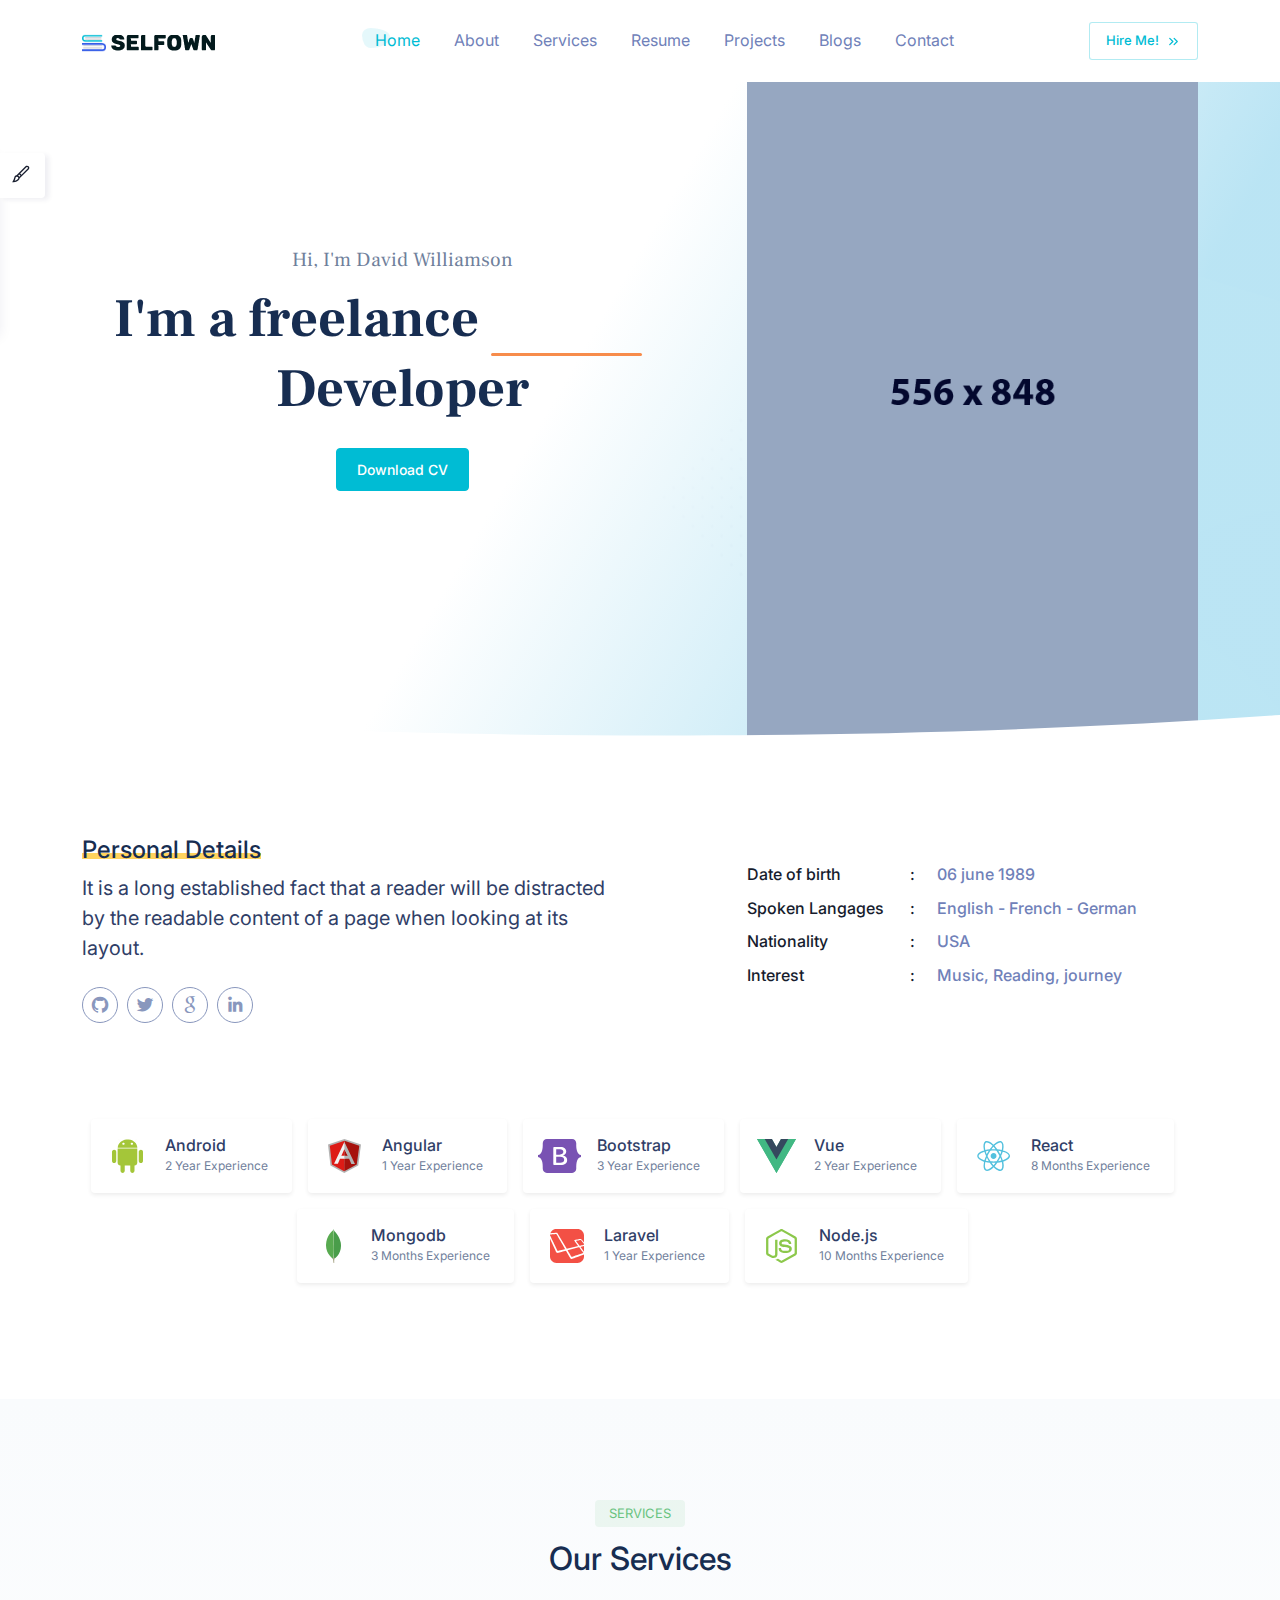
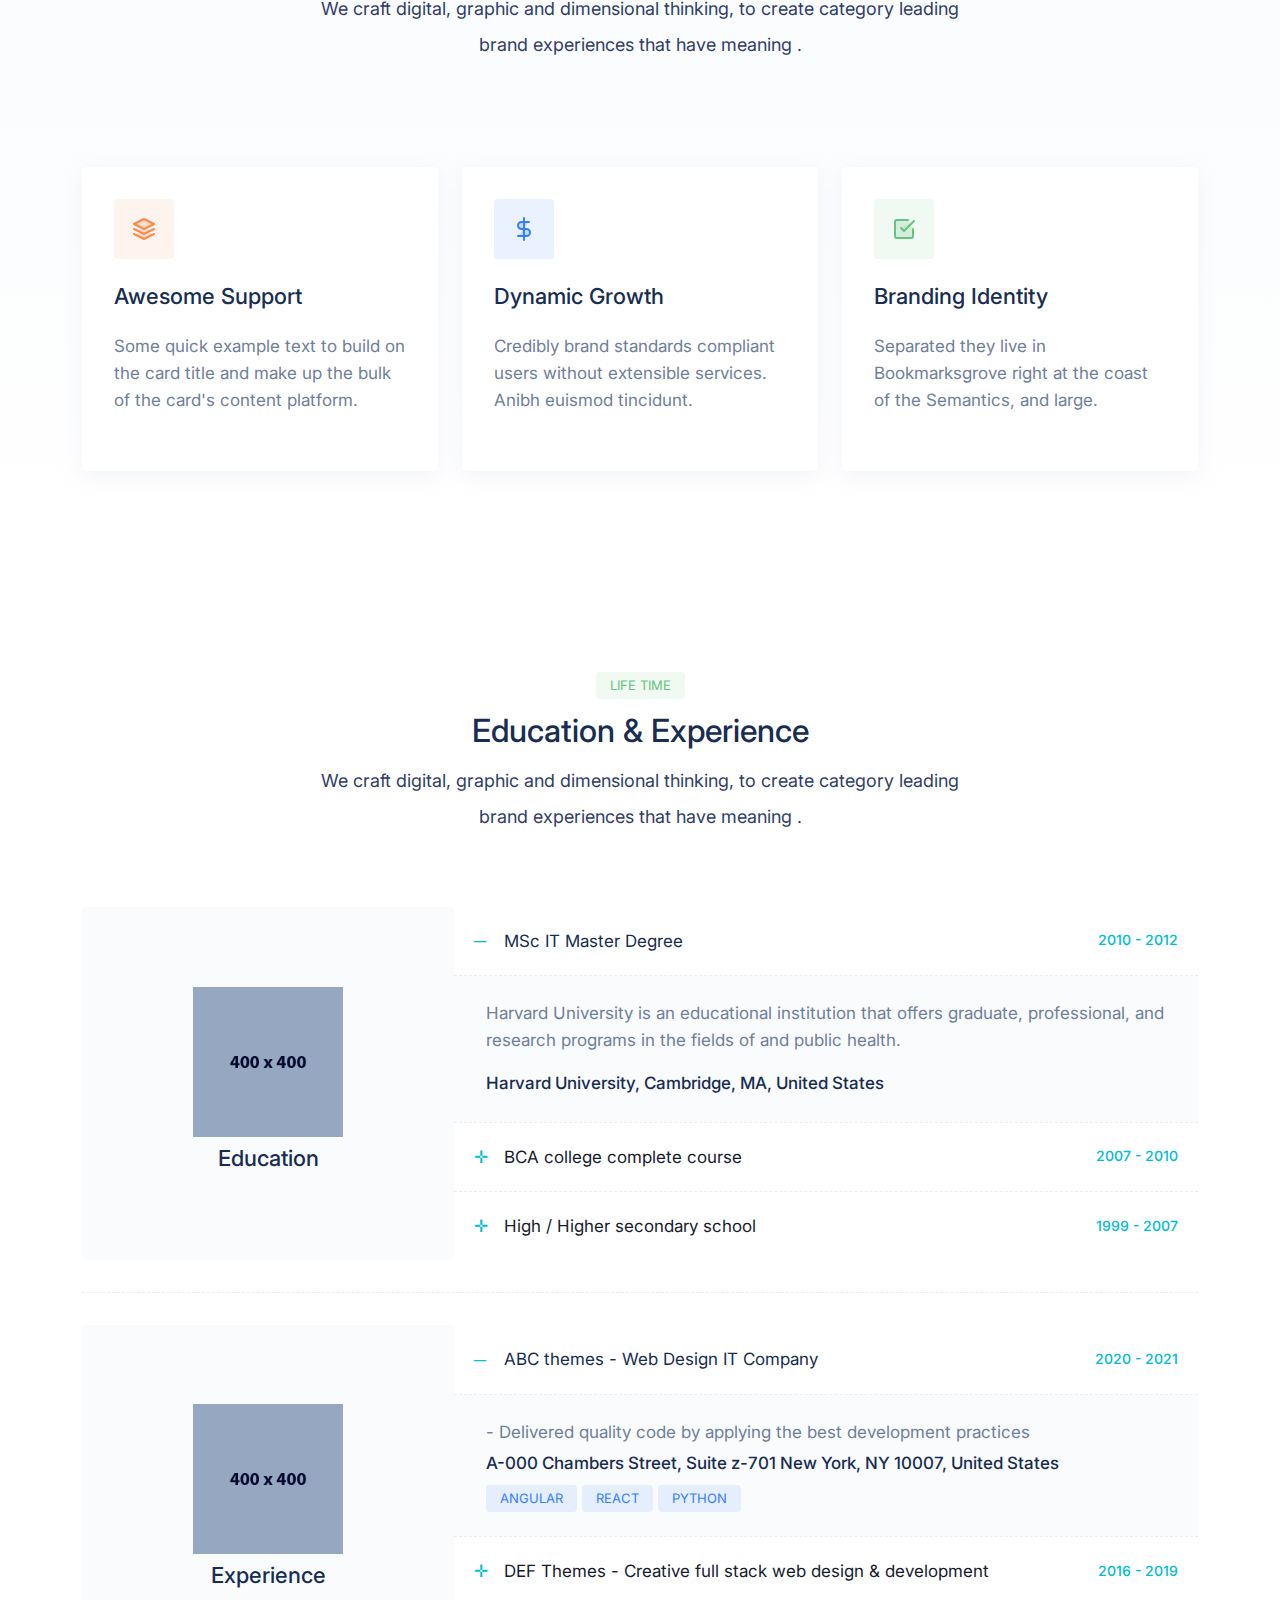
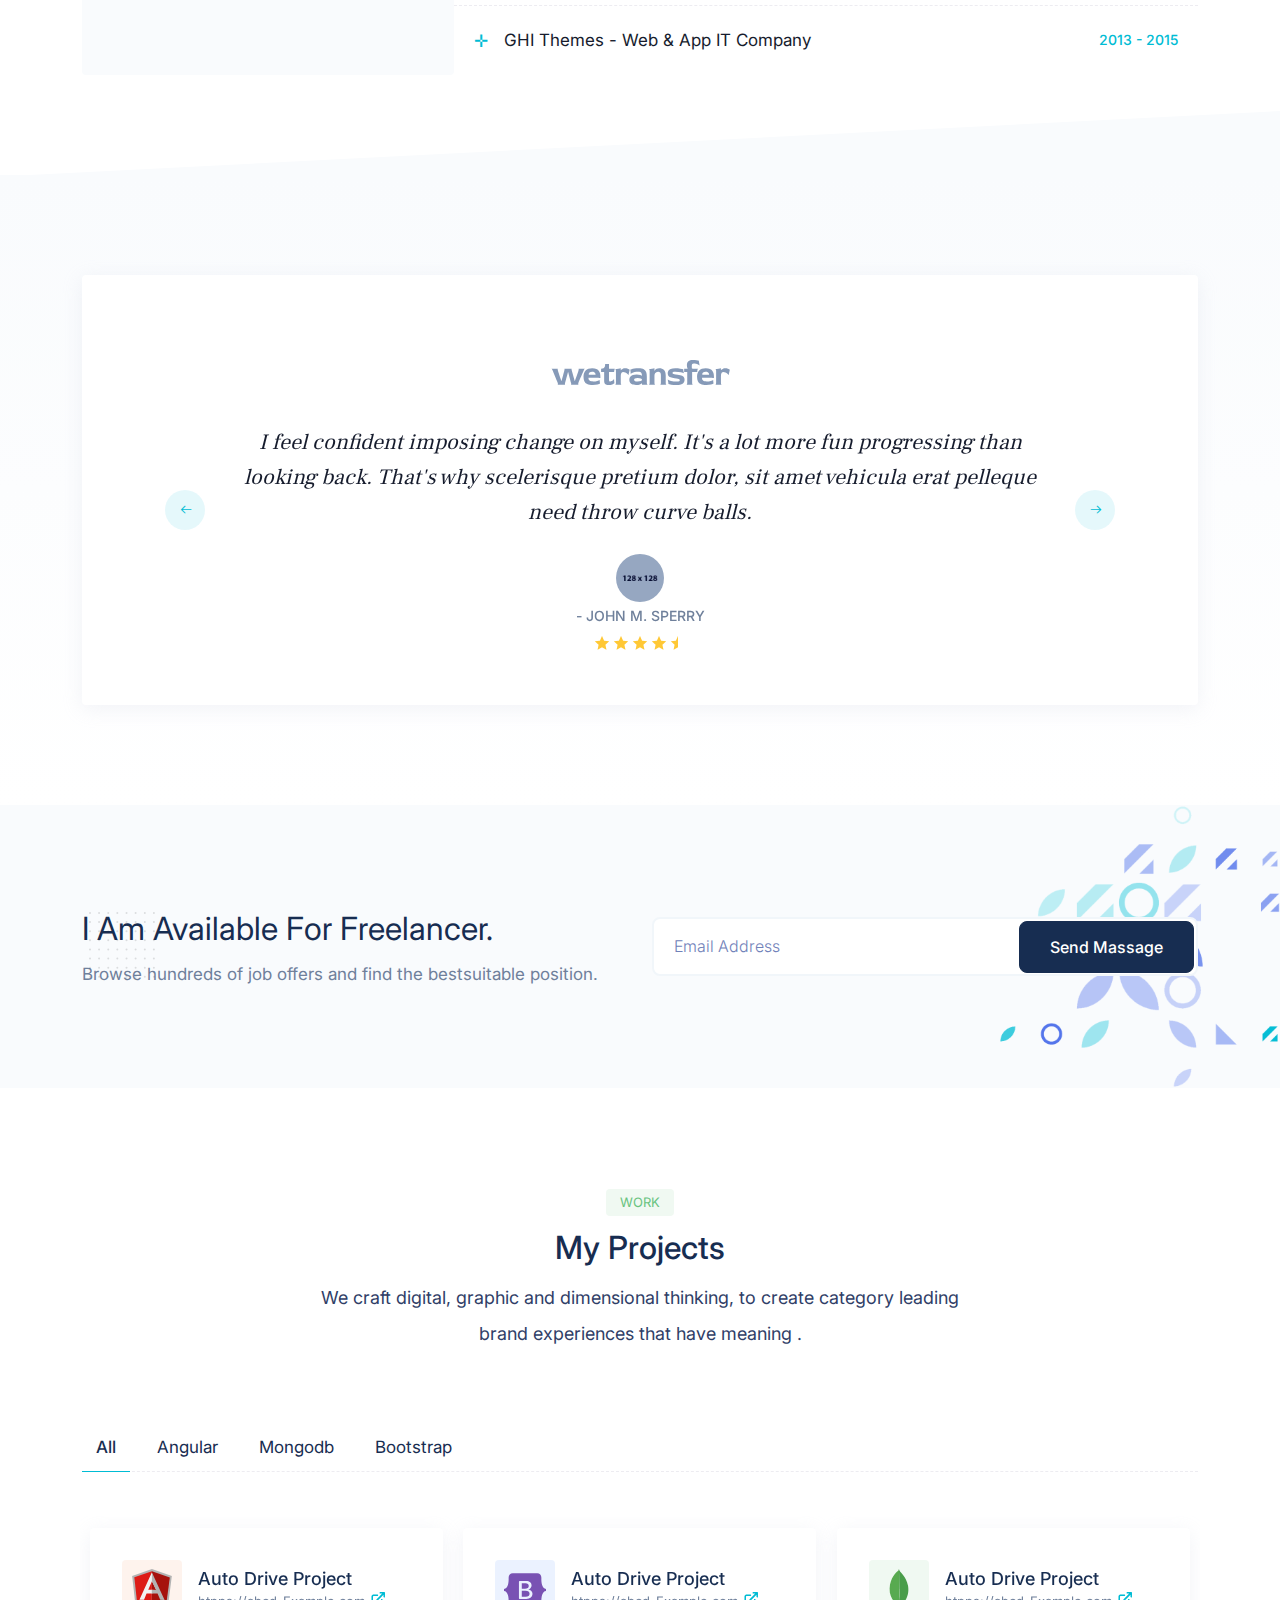
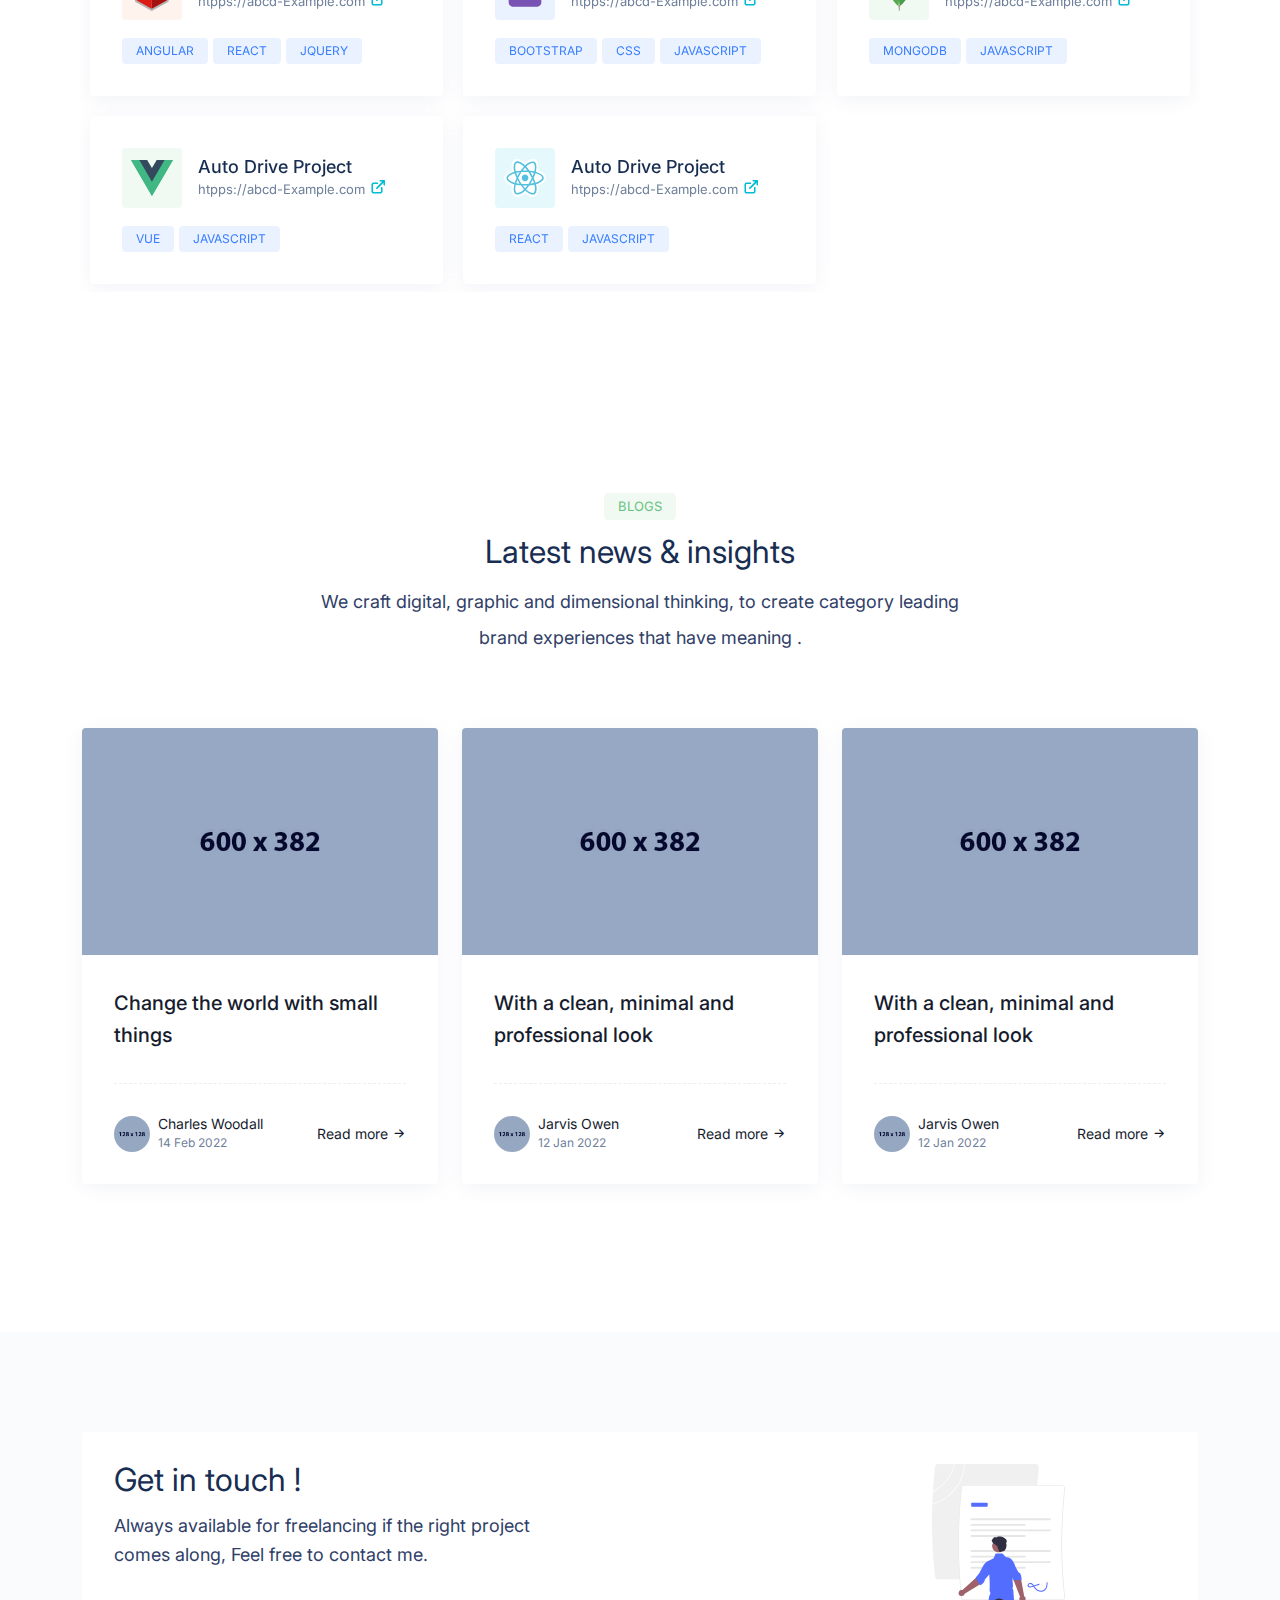
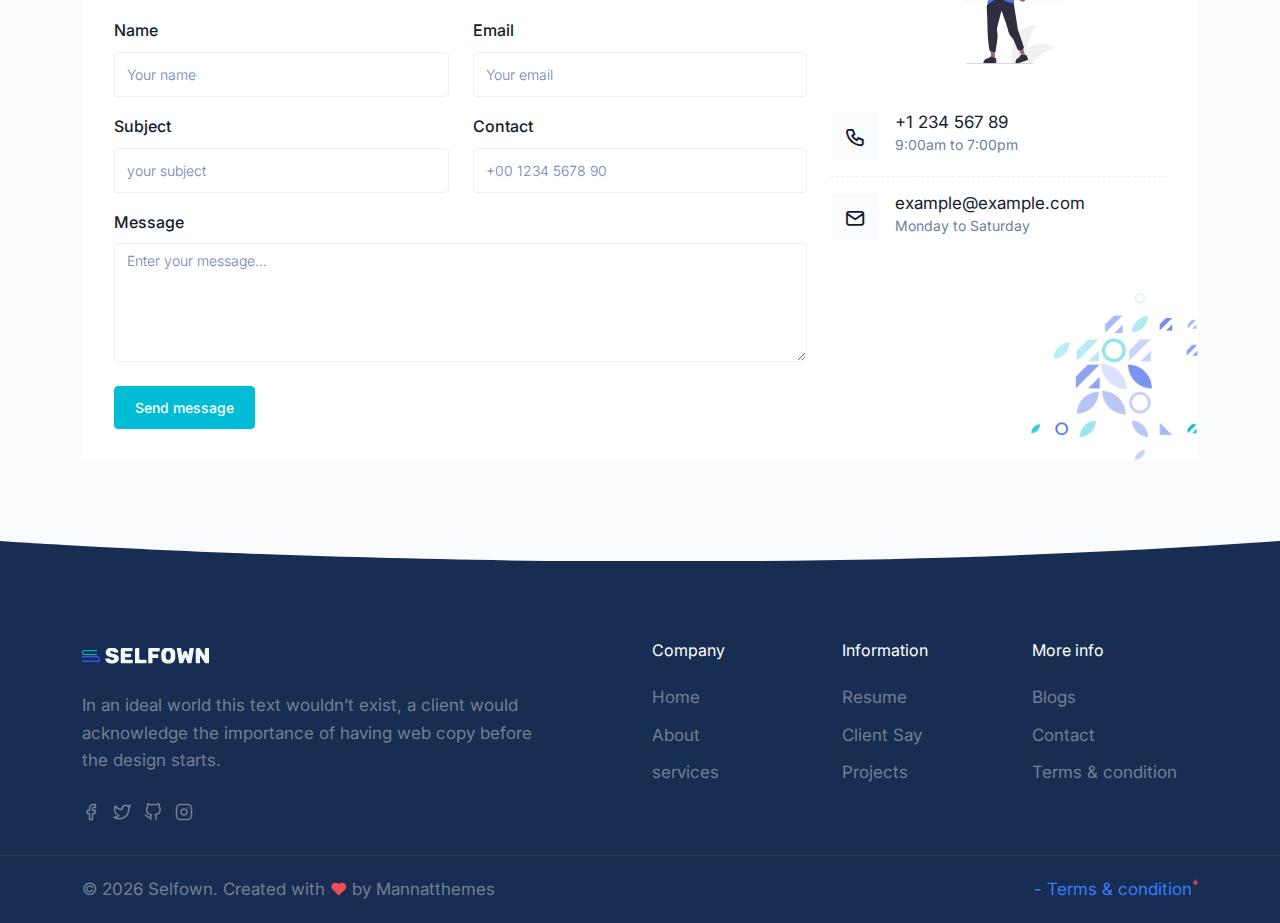
<file: index-4.html>
<!DOCTYPE html>
<html lang="en">
    <head>
        <meta charset="utf-8" />
        <title>Selfown - Responsive Personal page</title>
        <meta name="viewport" content="width=device-width, initial-scale=1.0" />
        <meta name="description" content="Premium Bootstrap 5 Template" />
        <meta name="keywords" content="bootstrap 5, premium, marketing, multipurpose" />
        <meta content="Mannatthemes" name="author" />

        <!-- favicon -->
        <link rel="shortcut icon" href="images/favicon.ico" />

        <!-- css -->
        <link href="css/bootstrap.min.css" rel="stylesheet" type="text/css" />
        <link href="css/style.min.css" rel="stylesheet" type="text/css" />

        <!-- colors -->
        <link href="css/colors/default.css" rel="stylesheet" type="text/css" id="color-opt" />
    </head>

    <body data-bs-spy="scroll" data-bs-target=".navbar" data-bs-offset="80" >
        <!-- start navbar -->
        <nav class="navbar navbar-expand-lg fixed-top sticky bg-white id="navbar">
            <div class="container">
                <a href="index-4.html" class="navbar-brand">
                    <img src="images/logo-sm.png" class="logo-sm" alt="" height="24" />
                    <img src="images/logo-light.png" class="logo-light" alt="" height="16" />
                    <img src="images/logo-dark.png" class="logo-dark" alt="" height="16" />
                </a><!--end navbar-brand-->
                <a href="javascript:void(0)" class="navbar-toggler" data-bs-toggle="collapse" data-bs-target="#navbarNav" aria-controls="navbarNav" aria-expanded="false" aria-label="Toggle navigation">
                    <span class="navbar-toggle-icon"><i data-feather="menu"></i></span>
                </a><!--end navbar-toggler-->

                <div class="collapse navbar-collapse" id="navbarNav">
                    <ul class="navbar-nav mx-auto navbar-center mt-lg-0 mt-2">
                        <li class="nav-item">
                            <a class="nav-link active" href="index.html">Home</a>
                        </li><!--end nav-item-->
                        <li class="nav-item">
                            <a class="nav-link" href="about.html">About</a>
                        </li><!--end nav-item-->
                        <li class="nav-item">
                            <a class="nav-link" href="services.html">Services</a>
                        </li><!--end nav-item-->                        
                        <li class="nav-item">
                            <a class="nav-link" href="resume.html">Resume</a>
                        </li><!--end nav-item-->
                        <li class="nav-item">
                            <a class="nav-link" href="projects.html">Projects</a>
                        </li><!--end nav-item-->
                        <li class="nav-item">
                            <a class="nav-link" href="blogs.html">Blogs</a>
                        </li><!--end nav-item-->
                        <li class="nav-item">
                            <a class="nav-link" href="contact.html">Contact</a>
                        </li><!--end nav-item-->
                    </ul><!--end navbar-nav-->
                    <a href="#" class="btn btn-sm nav-btn text-primary mb-4 mb-lg-0">Hire Me! <i class="icon-xxs ms-1" data-feather="chevrons-right"></i></a>
                </div><!-- end #navbarNav -->
            </div><!-- end container -->
        </nav>
        <!-- end navbar -->

        <!-- start hero -->
        <section class="hero-one hero-video position-relative" id="home"  style="background-image: url(images/personal/main-bg.png); background-size: cover; background-position: center center;">
            <div class="bg-overlay"></div>
            <div id="youtubeEmbed" class="hero_video" data-video-id="LBNDfxjEYlA"></div>
            <div class="container">
                <div class="row align-items-center justify-content-center">                    
                    
                    <div class="col-lg-7 text-center px-0 px-xl-4 mt-5 mt-lg-0 pt-5 pt-lg-0">
                        <h5 class="d-inline-block py-1 px-3 rounded text-muted font-secondary">Hi, I'm David Williamson</h5>
                        <h1 class="hero-title mb-4 font-secondary fo">I'm a freelance 
                            <div class="position-relative d-inline-block" style="margin-bottom: -20px;" data-delay="2200" data-words>
								&nbsp;
								<span class="text-anim-items">
									<span class="text-anim-item px-2"><span>React</span></span>
									<span class="text-anim-item px-2"><span>Flutter </span></span>
									<span class="text-anim-item px-2"><span>Python</span></span>
								</span>
								<span class="anim-line bg-orange"></span>
							</span>
                        </div> 
                            Developer
                        </h1>   
                        <span class="wrap"></span>                     
                        <div class="mb-5 mb-lg-0">                           
                            <div class="d-inline-block">
                                <a href="#" class="btn btn-primary">Download CV</a>
                            </div>
                        </div>
                    </div><!--end col-->   
                    <div class="col-lg-5  mx-auto mt-5"> 
                        <img src="images/personal/1.png" alt="" class="img-fluid ml-lg-5">
                    </div><!--end col-->                
                </div><!--end row-->             
            </div><!-- end container -->
        </section>
        <!-- end hero -->
        <div class="position-relative">
            <div class="shape overflow-hidden text-white">
                <svg viewBox="0 0 2880 48" fill="none" xmlns="http://www.w3.org/2000/svg">
                    <path d="M0 48H1437.5H2880V0H2160C1442.5 52 720 0 720 0H0V48Z" fill="currentColor"></path>
                </svg>
            </div>
        </div>
        <!-- start about -->
        <section class="section" id="about">
            <div class="container">
                <div class="row align-items-center">                
                    <div class="col-lg-6 align-self-center">
                        <h5 class="fs-24 text-dark fw-medium"><mark>Personal Details</mark></h5>       
                        <h4 class="fw-normal lh-base text-gray-700 mb-4 fs-20">It is a long established fact 
                            that a reader will be distracted by the readable content of a page when looking at its layout. 
                        </h4>
                        <div class="social">
                            <a href="#">
                                <i class="lab la-github github me-1"></i>
                            </a>
                            <a href="#">
                                <i class="lab la-twitter twitter me-1"></i>
                            </a>
                            <a href="#">
                                <i class="lab la-google google me-1"></i>
                            </a>
                            <a href="#">
                                <i class="lab la-linkedin-in linkedin me-1"></i>
                            </a>
                        </div>
                    </div><!--end col--> 
                    <div class="col-lg-5 ms-auto align-self-center">
                        <div class="mb-5 mb-lg-0">
                            <p class="mb-2">
                                <span class="personal-detail-title">Date of birth</span> 
                                <span class="personal-detail-info">06 june 1989</span>
                            </p>
                            <p class="mb-2">
                                <span class="personal-detail-title">Spoken Langages</span> 
                                <span class="personal-detail-info">English - French - German</span>
                            </p>
                            <p class="mb-2">
                                <span class="personal-detail-title">Nationality</span> 
                                <span class="personal-detail-info">USA</span>
                            </p>
                            <p class="mb-2">
                                <span class="personal-detail-title">Interest</span> 
                                <span class="personal-detail-info">Music, Reading, journey</span>
                            </p>
                        </div>
                    </div><!--end col-->
                    <div class="col-12 mt-5">
                        <div class="d-flex flex-wrap justify-content-center  mt-4 mt-md-5">
                            <div class="mx-3 ms-sm-0 ms-sm-0 mb-3 card-bg rounded p-1 pe-3 p-md-3 pe-md-4 shadow-sm">
                                <div class="d-flex align-items-center">
                                    <div class="thumb-md d-flex flex-wrap justify-content-center align-items-center">
                                        <img src="images/logos/android.svg" alt="" class="" height="34">
                                    </div>
                                    <div class="ms-3">
                                        <h6 class="mb-0 fw-medium text-gray-700">Android</h6>
                                        <p class="text-muted mb-0 fs-12">2 Year Experience</p>
                                    </div>
                                </div>                           
                            </div><!--/div-->
                            <div class="mx-3 ms-sm-0 ms-sm-0 mb-3 card-bg rounded p-1 pe-3 p-md-3 pe-md-4 shadow-sm">
                                <div class="d-flex align-items-center">
                                    <div class="thumb-md d-flex flex-wrap justify-content-center align-items-center">
                                        <img src="images/logos/Angular.svg" alt="" class="" height="34">
                                    </div>
                                    <div class="ms-3">
                                        <h6 class="mb-0 fw-medium text-gray-700">Angular</h6>
                                        <p class="text-muted mb-0 fs-12">1 Year Experience</p>
                                    </div>
                                </div>                           
                            </div><!--/div-->
                            <div class="mx-3 ms-sm-0 ms-sm-0 mb-3 card-bg rounded p-1 pe-3 p-md-3 pe-md-4 shadow-sm">
                                <div class="d-flex align-items-center">
                                    <div class="thumb-md d-flex flex-wrap justify-content-center align-items-center">
                                        <img src="images/logos/bootstrap.svg" alt="" class="" height="34">
                                    </div>
                                    <div class="ms-3">
                                        <h6 class="mb-0 fw-medium text-gray-700">Bootstrap</h6>
                                        <p class="text-muted mb-0 fs-12">3 Year Experience</p>
                                    </div>
                                </div>                           
                            </div><!--/div-->
                            <div class="mx-3 ms-sm-0 ms-sm-0 mb-3 card-bg rounded p-1 pe-3 p-md-3 pe-md-4 shadow-sm">
                                <div class="d-flex align-items-center">
                                    <div class="thumb-md d-flex flex-wrap justify-content-center align-items-center">
                                        <img src="images/logos/vue.svg" alt="" class="" height="34">
                                    </div>
                                    <div class="ms-3">
                                        <h6 class="mb-0 fw-medium text-gray-700">Vue</h6>
                                        <p class="text-muted mb-0 fs-12">2 Year Experience</p>
                                    </div>
                                </div>                           
                            </div><!--/div-->
                            <div class="mx-3 ms-sm-0 ms-sm-0 mb-3 card-bg rounded p-1 pe-3 p-md-3 pe-md-4 shadow-sm">
                                <div class="d-flex align-items-center">
                                    <div class="thumb-md d-flex flex-wrap justify-content-center align-items-center">
                                        <img src="images/logos/react.svg" alt="" class="" height="34">
                                    </div>
                                    <div class="ms-3">
                                        <h6 class="mb-0 fw-medium text-gray-700">React</h6>
                                        <p class="text-muted mb-0 fs-12">8 Months Experience</p>
                                    </div>
                                </div>                           
                            </div><!--/div-->
                            <div class="mx-3 ms-sm-0 ms-sm-0 mb-3 card-bg rounded p-1 pe-3 p-md-3 pe-md-4 shadow-sm">
                                <div class="d-flex align-items-center">
                                    <div class="thumb-md d-flex flex-wrap justify-content-center align-items-center">
                                        <img src="images/logos/mongodb.svg" alt="" class="" height="34">
                                    </div>
                                    <div class="ms-3">
                                        <h6 class="mb-0 fw-medium text-gray-700">Mongodb</h6>
                                        <p class="text-muted mb-0 fs-12">3 Months Experience</p>
                                    </div>
                                </div>                           
                            </div><!--/div-->
                            <div class="mx-3 ms-sm-0 ms-sm-0 mb-3 card-bg rounded p-1 pe-3 p-md-3 pe-md-4 shadow-sm">
                                <div class="d-flex align-items-center">
                                    <div class="thumb-md d-flex flex-wrap justify-content-center align-items-center">
                                        <img src="images/logos/laravel.svg" alt="" class="" height="34">
                                    </div>
                                    <div class="ms-3">
                                        <h6 class="mb-0 fw-medium text-gray-700">Laravel</h6>
                                        <p class="text-muted mb-0 fs-12">1 Year Experience</p>
                                    </div>
                                </div>                           
                            </div><!--/div-->
                            <div class="mx-3 ms-sm-0 ms-sm-0 mb-3 card-bg rounded p-1 pe-3 p-md-3 pe-md-4 shadow-sm">
                                <div class="d-flex align-items-center">
                                    <div class="thumb-md d-flex flex-wrap justify-content-center align-items-center">
                                        <img src="images/logos/nodejs-icon.svg" alt="" class="" height="34">
                                    </div>
                                    <div class="ms-3">
                                        <h6 class="mb-0 fw-medium text-gray-700">Node.js</h6>
                                        <p class="text-muted mb-0 fs-12">10 Months Experience</p>
                                    </div>
                                </div>                           
                            </div><!--/div-->
                        </div><!-- End div -->
                    </div><!-- End Col -->
                </div><!--end row--> 
            </div><!-- end container -->
        </section>
        <!-- end about -->
        <!-- start services -->
        <section class="section bg-gradient-light-white" id="services">
            <div class="container">                
                <div class="row justify-content-center mb-4">
                    <div class="col-12 col-md-10 col-lg-7 text-center">
                        <span class="badge badge-lg rounded bg-soft-alt-success fw-normal fs-13 text-uppercase">Services</span>
                        <h2 class="fs-2 fw-medium lh-1 text-dark my-3">Our Services</h2>
                        <p class="text-gray-700 fs-18 fs-lg mb-4 mb-md-5 lh-lg">
                            We craft digital, graphic and dimensional thinking, to create category leading brand experiences that have meaning .
                        </p>
                    </div><!--end col-->
                </div><!--end row-->
                <div class="row">
                    <div class="col-lg-4 col-md-6 mt-4 pt-2">
                        <div class="card rounded shadow border-0">
                            <div class="card-body p-4 m-2">
                                <div class="bg-soft-alt-orange d-flex justify-content-center align-items-center thumb-xl  rounded">
                                    <i data-feather="layers" class="align-self-center svg-orange icon-md"></i>  
                                </div>
                                <h5 class="text-dark fs-22 fw-medium my-4">Awesome Support</h5>
                                <p class="text-muted pb-4">Some quick example text to build on the card title and make up the bulk of the card's content platform.</p>
                            </div><!-- end card-body -->
                        </div><!-- end card -->
                    </div><!-- end col -->
                    <div class="col-lg-4 col-md-6 mt-4 pt-2">
                        <div class="card rounded shadow  border-0">
                            <div class="card-body p-4 m-2">
                                <div class="bg-soft-alt-info d-flex justify-content-center align-items-center thumb-xl  rounded">
                                    <i data-feather="dollar-sign" class="align-self-center svg-info icon-md"></i>  
                                </div>
                                <h5 class="text-dark fs-22 fw-medium my-4">Dynamic Growth</h5>
                                <p class="text-muted pb-4">Credibly brand standards compliant users without extensible services. Anibh euismod tincidunt.</p>
                            </div><!-- end card-body -->
                        </div><!-- end card -->
                    </div><!-- end col -->
                    <div class="col-lg-4 col-md-6 mt-4 pt-2">
                        <div class="card rounded shadow  border-0">
                            <div class="card-body p-4 m-2">
                                <div class="bg-soft-alt-success d-flex justify-content-center align-items-center thumb-xl  rounded">
                                    <i data-feather="check-square" class="align-self-center svg-success icon-md"></i>  
                                </div>
                                <h5 class="text-dark fs-22 fw-medium my-4">Branding Identity</h5>
                                <p class="text-muted pb-4">Separated they live in Bookmarksgrove right at the coast of the Semantics, and large.</p>
                            </div><!-- end card-body -->
                        </div><!-- end card -->
                    </div><!-- end col -->
                </div><!-- end row -->
            </div><!-- end container -->
        </section>
        <!-- end services -->

        
        <!-- start resume -->
        <section class="section" id="resume">
            <div class="container">                
                <div class="row justify-content-center mb-4">
                    <div class="col-12 col-md-10 col-lg-7 text-center">
                        <span class="badge badge-lg rounded bg-soft-alt-success fw-normal fs-13 text-uppercase">Life Time</span>
                        <h2 class="fs-2 fw-medium lh-1 text-dark my-3">Education & Experience</h2>
                        <p class="text-gray-700 fs-18 fs-lg mb-4 mb-md-5 lh-lg">
                            We craft digital, graphic and dimensional thinking, to create category leading brand experiences that have meaning .
                        </p>
                    </div><!--end col-->
                </div><!--end row-->
                <div class="row">
                    <div class="col-12">
                        <div class="row g-0">
                            <div class="col-lg-4 col-md-6">
                                <div class="card rounded bg-light h-100 border-0">
                                    <div class="card-body d-flex justify-content-center align-items-center">
                                        <div class="mx-auto text-center">
                                            <img src="images/personal/school.png" alt="" class="vector-dark" height="150">
                                            <img src="images/personal/school-light.png" alt="" class="vector-light" height="150">
                                            <h5 class="text-dark fs-22 fw-medium my-2">Education</h5>     
                                        </div>                          
                                    </div><!-- end card-body -->
                                </div><!-- end card -->
                            </div><!-- end col -->
                            <div class="col-lg-8 col-md-6">
                                <div class="card rounded bg-white  h-100 border-0">
                                    <div class="card-body p-0">
                                        <div class="accordion accordion-flush" id="Education_accordion">
                                            <div class="accordion-item">
                                                <h2 class="accordion-header" id="prime">
                                                    <button class="accordion-button" type="button" data-bs-toggle="collapse" data-bs-target="#Education_one" aria-expanded="false">                                                        
                                                        MSc IT Master Degree
                                                        <span class="fw-medium text-primary ms-auto fs-14">2010 - 2012</span>
                                                    </button>
                                                </h2>
                                                <div id="Education_one" class="accordion-collapse collapse show" aria-labelledby="prime" data-bs-parent="#Education_accordion">
                                                    <div class="accordion-body">
                                                        <p class="text-muted mb-3">Harvard University is an educational institution that offers graduate, 
                                                            professional, and research programs 
                                                            in the fields of and public health.
                                                        </p>
                                                        <p class="fw-medium">Harvard University, Cambridge, MA, United States</p>
                                                    </div>
                                                </div>
                                            </div><!--end accordion-item-->
                                            <div class="accordion-item">
                                                <h2 class="accordion-header" id="second">
                                                    <button class="accordion-button collapsed" type="button" data-bs-toggle="collapse" data-bs-target="#Education_two" aria-expanded="false">
                                                    BCA college complete course
                                                    <span class="fw-medium text-primary ms-auto fs-14">2007 - 2010</span>
                                                    </button>
                                                </h2>
                                                <div id="Education_two" class="accordion-collapse collapse" aria-labelledby="second" data-bs-parent="#Education_accordion">
                                                    <div class="accordion-body">
                                                        <p class="text-muted mb-3">Columbia University is an educational institution that offers graduate, 
                                                            professional, and research programs 
                                                            in the fields of and public health.
                                                        </p>
                                                        <p class="fw-medium">Columbia University, New York, NY, United States</p>
                                                    </div>
                                                </div>
                                            </div><!--end accordion-item-->
                                            <div class="accordion-item">
                                                <h2 class="accordion-header" id="higher">
                                                    <button class="accordion-button collapsed" type="button" data-bs-toggle="collapse" data-bs-target="#Education_three" aria-expanded="false">
                                                        High / Higher secondary school
                                                    <span class="fw-medium text-primary ms-auto fs-14">1999 - 2007</span>
                                                    </button>
                                                </h2>
                                                <div id="Education_three" class="accordion-collapse collapse" aria-labelledby="higher" data-bs-parent="#Education_accordion">
                                                    <div class="accordion-body">
                                                        <p class="text-muted mb-3">Princeton University is an educational institution that offers graduate, 
                                                            professional, and research programs 
                                                            in the fields of and public health.
                                                        </p>
                                                        <p class="fw-medium">Princeton University, Princeton, NJ, United States</p>
                                                    </div>
                                                </div>
                                            </div><!--end accordion-item-->
                                        </div><!--end accordion-->
                                    </div><!-- end card-body -->
                                </div><!-- end card -->
                            </div><!-- end col -->                            
                        </div><!-- end row -->
                        <hr class="hr-dashed">
                        <div class="row g-0">
                            <div class="col-lg-4 col-md-6">
                                <div class="card rounded bg-light h-100 border-0">
                                    <div class="card-body d-flex justify-content-center align-items-center">
                                        <div class="mx-auto text-center">
                                            <img src="images/personal/job.png" alt="" class="vector-dark" height="150">
                                            <img src="images/personal/job-light.png" alt="" class="vector-light" height="150">
                                            <h5 class="text-dark fs-22 fw-medium my-2">Experience</h5>     
                                        </div>                          
                                    </div><!-- end card-body -->
                                </div><!-- end card -->
                            </div><!-- end col -->
                            <div class="col-lg-8 col-md-6">
                                <div class="card rounded bg-white  h-100 border-0">
                                    <div class="card-body p-0">
                                        <div class="accordion accordion-flush" id="Experience_accordion">
                                            <div class="accordion-item">
                                                <h2 class="accordion-header" id="first-co">
                                                    <button class="accordion-button" type="button" data-bs-toggle="collapse" data-bs-target="#Experience_one" aria-expanded="false">
                                                        ABC themes - Web Design IT Company
                                                        <span class="fw-medium text-primary ms-auto fs-14">2020 - 2021</span>
                                                    </button>
                                                </h2>
                                                <div id="Experience_one" class="accordion-collapse collapse show" aria-labelledby="first-co" data-bs-parent="#Experience_accordion">
                                                    <div class="accordion-body">
                                                        <p class="text-muted mb-1">- Delivered quality code by applying the best development practices</p>
                                                        <p class="fw-medium">A-000 Chambers Street, Suite z-701 New York, NY 10007, United States</p>
                                                        <span class="badge badge-lg rounded bg-soft-alt-info fw-normal fs-13 text-uppercase mt-2">Angular</span>
                                                        <span class="badge badge-lg rounded bg-soft-alt-info fw-normal fs-13 text-uppercase mt-2">React</span>
                                                        <span class="badge badge-lg rounded bg-soft-alt-info fw-normal fs-13 text-uppercase mt-2">Python</span>
                                                    </div>
                                                </div>
                                            </div><!--end accordion-item-->
                                            <div class="accordion-item">
                                                <h2 class="accordion-header" id="second-co">
                                                    <button class="accordion-button collapsed" type="button" data-bs-toggle="collapse" data-bs-target="#Experience_two" aria-expanded="false">
                                                    DEF Themes - Creative full stack web design & development
                                                    <span class="fw-medium text-primary ms-auto fs-14">2016 - 2019</span>
                                                    </button>
                                                </h2>
                                                <div id="Experience_two" class="accordion-collapse collapse" aria-labelledby="second-co" data-bs-parent="#Experience_accordion">
                                                    <div class="accordion-body">
                                                        <p class="text-muted mb-1">- Delivered quality code by applying the best development practices</p>
                                                        <p class="fw-medium">A-000 Chambers Street, Suite z-701 New York, NY 10007, United States</p>
                                                        <span class="badge badge-lg rounded bg-soft-alt-info fw-normal fs-13 text-uppercase mt-2">Laravel</span>
                                                        <span class="badge badge-lg rounded bg-soft-alt-info fw-normal fs-13 text-uppercase mt-2">Bootstrap</span>
                                                        <span class="badge badge-lg rounded bg-soft-alt-info fw-normal fs-13 text-uppercase mt-2">javascript</span>
                                                    </div>
                                                </div>
                                            </div><!--end accordion-item-->
                                            <div class="accordion-item">
                                                <h2 class="accordion-header" id="third-co">
                                                    <button class="accordion-button collapsed" type="button" data-bs-toggle="collapse" data-bs-target="#Experience_three" aria-expanded="false">
                                                        GHI Themes - Web & App IT Company
                                                    <span class="fw-medium text-primary ms-auto fs-14">2013 - 2015</span>
                                                    </button>
                                                </h2>
                                                <div id="Experience_three" class="accordion-collapse collapse" aria-labelledby="third-co" data-bs-parent="#Experience_accordion">
                                                    <div class="accordion-body">
                                                        <p class="text-muted mb-1">- Delivered quality code by applying the best development practices</p>
                                                        <p class="fw-medium">A-000 Chambers Street, Suite z-701 New York, NY 10007, United States</p>
                                                        <span class="badge badge-lg rounded bg-soft-alt-info fw-normal fs-13 text-uppercase mt-2">Node.js</span>
                                                        <span class="badge badge-lg rounded bg-soft-alt-info fw-normal fs-13 text-uppercase mt-2">Php.net</span>
                                                        <span class="badge badge-lg rounded bg-soft-alt-info fw-normal fs-13 text-uppercase mt-2">Django</span>
                                                    </div>
                                                </div>
                                            </div><!--end accordion-item-->
                                        </div><!--end accordion-->
                                    </div><!-- end card-body -->
                                </div><!-- end card -->
                            </div><!-- end col -->
                        </div><!--end row-->
                    </div><!-- end col -->
                </div><!-- end row -->
            </div><!-- end container -->
        </section>
        <!-- end resume -->
        
        <div class="position-relative"> 
            <div class="shape overflow-hidden text-light"> 
                <svg viewBox="0 0 2880 150" fill="none" xmlns="http://www.w3.org/2000/svg"> <path d="M110 105L2160 0H2880V150H0V105H110Z" fill="currentColor"></path> </svg>
            </div>
        </div>
        <!--what client says -->
        <section class="section bg-gradient-light-white" id="review">
            <div class="container">  
                <div class="row">
                    <div class="col-lg-12 mx-auto">                       
                        <div class="card rounded shadow ">                            
                            <div class="client-carousel">
                                <div class="row align-items-center">
                                    <div class="col-lg-10 p-5 mx-auto">                                        
                                        <div class="client-carousel">
                                            <div id="demo" class="carousel carousel-dark slide" data-bs-ride="carousel" data-bs-wrap="true">                                            
                                                <div class="carousel-inner">
                                                    <div class="carousel-item text-center active" data-bs-interval="4000">
                                                        <img src="images/logos/logo-1.svg" alt="" class="my-3" height="70">
                                                        <p class="font-secondary fs-22 fst-italic mb-4 px-4">                                                    
                                                            I feel confident imposing change on myself. 
                                                            It's a lot more fun progressing than looking back. 
                                                            That's why scelerisque pretium dolor, 
                                                            sit amet vehicula erat pelleque need throw curve balls.                                                    
                                                        </p>
                                                        <img src="images/users/user-3.jpg" alt="" class="thumb-lg rounded-circle d-block mx-auto">
                                                        <span class="text-uppercase text-muted fs-14 fw-medium">- John M. Sperry</span>
                                                        <ul class="list-inline mb-0 align-self-center">
                                                            <li class="list-inline-item"><i class="la la-star text-warning fs-16"></i></li>
                                                            <li class="list-inline-item"><i class="la la-star text-warning fs-16 ms-n2"></i></li>
                                                            <li class="list-inline-item"><i class="la la-star text-warning fs-16 ms-n2"></i></li>
                                                            <li class="list-inline-item"><i class="la la-star text-warning fs-16 ms-n2"></i></li>
                                                            <li class="list-inline-item"><i class="la la-star-half-o text-warning fs-16 ms-n2"></i></li>
                                                        </ul>
                                                    </div>
                                                    <div class="carousel-item text-center" data-bs-interval="4000">
                                                        <img src="images/logos/logo-3.svg" alt="" class="my-3" height="70">
                                                        <p class="font-secondary fs-22 fst-italic mb-4 px-4">                                                    
                                                            I feel confident imposing change on myself. 
                                                            It's a lot more fun progressing than looking back. 
                                                            That's why scelerisque pretium dolor, 
                                                            sit amet vehicula erat pelleque need throw curve balls.                                                    
                                                        </p>
                                                        <img src="images/users/user-5.jpg" alt="" class="thumb-lg rounded-circle d-block mx-auto">
                                                        <span class="text-uppercase text-muted fs-14 fw-medium">- Larry J. Akins</span>
                                                        <ul class="list-inline mb-0 align-self-center">
                                                            <li class="list-inline-item"><i class="la la-star text-warning fs-16"></i></li>
                                                            <li class="list-inline-item"><i class="la la-star text-warning fs-16 ms-n2"></i></li>
                                                            <li class="list-inline-item"><i class="la la-star text-warning fs-16 ms-n2"></i></li>
                                                            <li class="list-inline-item"><i class="la la-star text-warning fs-16 ms-n2"></i></li>
                                                            <li class="list-inline-item"><i class="la la-star-half-o text-warning fs-16 ms-n2"></i></li>
                                                        </ul>
                                                    </div>
                                                </div>                                            
                                            </div> 
                                            <button class="carousel-control-prev" type="button" data-bs-target="#demo" data-bs-slide="prev">
                                                <span class="carousel-control-prev-icon"></span>
                                            </button>
                                            <button class="carousel-control-next" type="button" data-bs-target="#demo" data-bs-slide="next">
                                                <span class="carousel-control-next-icon"></span>
                                            </button>
                                        </div> <!--end client-carousel-->                                        
                                    </div><!--end col-->                                 
                                </div><!-- end row -->                                 
                             </div><!--end card-body-->
                        </div><!--end card-->
                    </div><!--end col-->            
                </div><!-- end row -->                 
            </div><!-- end container -->
        </section>
        <!-- end what client says -->
        
        <section class="section bg-light cta-pettern" id="cta">
            <div class="container">            
                <div class="row align-items-center">
                    <div class="col-lg-6">
                        <div class="pattern-1 position-absolute">
                            <img src="images/p-1.svg" alt="" class="" height="80">
                        </div>
                        <h2 class="text-dark" style="line-height: 1.5; position: relative;">I Am Available For Freelancer.</h2>
                        <p class="text-muted mb-0">Browse hundreds of job offers and find the bestsuitable position.</p>
                    </div><!--end col--> 
                    <div class="col-lg-6 ml-auto">
                        <div class="cta-search">
                            <form class="position-relative">
                                <input type="email" placeholder="Email Address" required="">
                                <button type="submit" class="btn btn-dark">Send Massage</button>
                            </form>
                        </div>
                    </div><!--end col--> 
                </div><!--end row--> 
            </div><!--end container--> 
        </section>
        <!-- start projects -->
        <section class="section" id="projects">
            <div class="container">                
                <div class="row justify-content-center mb-4">
                    <div class="col-12 col-md-10 col-lg-7 text-center">
                        <span class="badge badge-lg rounded bg-soft-alt-success fw-normal fs-13 text-uppercase">Work</span>
                        <h2 class="fs-2 fw-medium lh-1 text-dark my-3">My Projects</h2>
                        <p class="text-gray-700 fs-18 fs-lg mb-4 mb-md-5 lh-lg">
                            We craft digital, graphic and dimensional thinking, to create category leading brand experiences that have meaning .
                        </p>
                    </div><!--end col-->
                </div><!--end row-->
                <div class="row">                    
                    <div class="col-12 filters-group-wrap">
                        <div class="filters-group mb-5">                            
                            <ul class="mb-0 list-unstyled filter-options filter-tab">
                                <li class="list-inline-item position-relative text-dark active" data-group="all">All</li>
                                <li class="list-inline-item position-relative text-dark" data-group="angular">Angular</li>
                                <li class="list-inline-item position-relative text-dark" data-group="mongodb">Mongodb</li>
                                <li class="list-inline-item position-relative text-dark" data-group="bootstrap">Bootstrap</li>
                            </ul>
                        </div>
                    </div><!--end col-->
                </div><!--end row-->
                <div class="row d-flex  g-1 justify-content-center" id="grid">
                    <div class="col-lg-4 col-md-6 picture-item" data-groups='["angular", "bootstrap"]'>
                        <div class="card rounded shadow border-0 m-2">
                            <div class="card-body p-4 m-2">
                                <div class="media mb-3">
                                    <div class="bg-soft-alt-orange d-flex justify-content-center align-items-center thumb-xl  rounded">
                                        <img src="images/logos/Angular.svg" alt="" class="thumb-md">
                                    </div>
                                    <div class="media-body ms-3 align-self-center">
                                        <h5 class="text-dark fs-18 fw-medium m-0">Auto Drive Project</h5>
                                        <p class="text-muted mb-0 fs-13">htpps://abcd-Example.com <a href=""><i class="ti ti-external-link fs-18 text-primary"></i></a></p>
                                    </div><!--end media-body-->
                                </div><!--end media-->  
                                <span class="badge badge-lg rounded bg-soft-alt-info fw-normal fs-12 text-uppercase">Angular</span>
                                <span class="badge badge-lg rounded bg-soft-alt-info fw-normal fs-12 text-uppercase">React</span>
                                <span class="badge badge-lg rounded bg-soft-alt-info fw-normal fs-12 text-uppercase">Jquery</span>
                            </div><!-- end card-body -->
                        </div><!-- end card -->
                    </div><!-- end col -->
                    <div class="col-lg-4 col-md-6 picture-item" data-groups='["bootstrap"]'>
                        <div class="card rounded shadow border-0 m-2">
                            <div class="card-body p-4 m-2">
                                <div class="media mb-3">
                                    <div class="bg-soft-alt-info d-flex justify-content-center align-items-center thumb-xl  rounded">
                                        <img src="images/logos/bootstrap.svg" alt="" class="thumb-md">
                                    </div>
                                    <div class="media-body ms-3 align-self-center">
                                        <h5 class="text-dark fs-18 fw-medium m-0">Auto Drive Project</h5>
                                        <p class="text-muted mb-0 fs-13">htpps://abcd-Example.com <a href=""><i class="ti ti-external-link fs-18 text-primary"></i></a></p>
                                    </div><!--end media-body-->
                                </div><!--end media-->                             
                                <span class="badge badge-lg rounded bg-soft-alt-info fw-normal fs-12 text-uppercase">Bootstrap</span>
                                <span class="badge badge-lg rounded bg-soft-alt-info fw-normal fs-12 text-uppercase">Css</span>
                                <span class="badge badge-lg rounded bg-soft-alt-info fw-normal fs-12 text-uppercase">Javascript</span>
                            </div><!-- end card-body -->
                        </div><!-- end card -->
                    </div><!-- end col -->
                    <div class="col-lg-4 col-md-6 picture-item" data-groups='["mongodb", "vue", "angular"]'>
                        <div class="card rounded shadow border-0 m-2">
                            <div class="card-body p-4 m-2">
                                <div class="media mb-3">
                                    <div class="bg-soft-alt-success d-flex justify-content-center align-items-center thumb-xl  rounded">
                                        <img src="images/logos/mongodb.svg" alt="" class="thumb-md">
                                    </div>
                                    <div class="media-body ms-3 align-self-center">
                                        <h5 class="text-dark fs-18 fw-medium m-0">Auto Drive Project</h5>
                                        <p class="text-muted mb-0 fs-13">htpps://abcd-Example.com <a href=""><i class="ti ti-external-link fs-18 text-primary"></i></a></p>
                                    </div><!--end media-body-->
                                </div><!--end media-->                             
                                <span class="badge badge-lg rounded bg-soft-alt-info fw-normal fs-12 text-uppercase">Mongodb</span>
                                <span class="badge badge-lg rounded bg-soft-alt-info fw-normal fs-12 text-uppercase">Javascript</span>
                            </div><!-- end card-body -->
                        </div><!-- end card -->
                    </div><!-- end col --> 
                    <div class="col-lg-4 col-md-6 picture-item" data-groups='["vue"]'>
                        <div class="card rounded shadow border-0 m-2">
                            <div class="card-body p-4 m-2">
                                <div class="media mb-3">
                                    <div class="bg-soft-alt-success d-flex justify-content-center align-items-center thumb-xl  rounded">
                                        <img src="images/logos/vue.svg" alt="" class="thumb-md">
                                    </div>
                                    <div class="media-body ms-3 align-self-center">
                                        <h5 class="text-dark fs-18 fw-medium m-0">Auto Drive Project</h5>
                                        <p class="text-muted mb-0 fs-13">htpps://abcd-Example.com <a href=""><i class="ti ti-external-link fs-18 text-primary"></i></a></p>
                                    </div><!--end media-body-->
                                </div><!--end media-->                             
                                <span class="badge badge-lg rounded bg-soft-alt-info fw-normal fs-12 text-uppercase">Vue</span>
                                <span class="badge badge-lg rounded bg-soft-alt-info fw-normal fs-12 text-uppercase">Javascript</span>
                            </div><!-- end card-body -->
                        </div><!-- end card -->
                    </div><!-- end col -->
                    <div class="col-lg-4 col-md-6 picture-item" data-groups='["react", "angular"]'>
                        <div class="card rounded shadow border-0 m-2">
                            <div class="card-body p-4 m-2">
                                <div class="media mb-3">
                                    <div class="bg-soft-alt-primary d-flex justify-content-center align-items-center thumb-xl  rounded">
                                        <img src="images/logos/react.svg" alt="" class="thumb-md">
                                    </div>
                                    <div class="media-body ms-3 align-self-center">
                                        <h5 class="text-dark fs-18 fw-medium m-0">Auto Drive Project</h5>
                                        <p class="text-muted mb-0 fs-13">htpps://abcd-Example.com <a href=""><i class="ti ti-external-link fs-18 text-primary"></i></a></p>
                                    </div><!--end media-body-->
                                </div><!--end media-->                             
                                <span class="badge badge-lg rounded bg-soft-alt-info fw-normal fs-12 text-uppercase">React</span>
                                <span class="badge badge-lg rounded bg-soft-alt-info fw-normal fs-12 text-uppercase">Javascript</span>
                            </div><!-- end card-body -->
                        </div><!-- end card -->
                    </div><!-- end col -->                    
                </div><!-- end row -->
            </div><!-- end container -->
        </section>
        <!-- end projects -->
        
        <!-- our blogs -->
        <section class="section " id="blogs">
            <div class="container pb-5">
                <div class="row justify-content-center mb-4">
                    <div class="col-12 col-md-10 col-lg-7 text-center">
                        <span class="badge badge-lg rounded bg-soft-alt-success fw-normal fs-13 text-uppercase">Blogs</span>
                        <h2 class="fs-2 fw-normal lh-1 text-dark my-3">Latest news & insights</h2>
                        <p class="text-gray-700 fs-18 fs-lg mb-4 mb-md-5 lh-lg">
                            We craft digital, graphic and dimensional thinking, to create category leading brand experiences that have meaning .
                        </p>
                    </div><!--end col-->
                </div><!--end row-->
                <div class="row align-items-center">
                    <div class="col-lg-4 col-md-6">
                        <div class="card shadow">
                            <img src="images/personal/1.jpg" alt="" class="img-fluid rounded-top">
                            <div class="card-body">
                                
                                <a href="" class="fs-20 my-0 d-block fw-medium">Change the world with small things</a>
                                <hr class="hr-dashed">
                                <div class="d-flex justify-content-between">
                                    <div class="meta-box">
                                        <div class="media">
                                            <img src="images/users/user-7.jpg" alt="" class="thumb-sm rounded-circle me-2 align-self-center">                                       
                                            <div class="media-body align-self-center text-truncate">
                                                <h6 class="m-0 fs-14">Charles Woodall</h6>
                                                <p class="mb-0 fs-12 text-muted">14 Feb 2022</p>
                                            </div><!--end media-body-->
                                        </div>                                            
                                    </div><!--end meta-box-->
                                    <div class="align-self-center">
                                        <a href="#" class="fs-14">Read more <i class="ti ti-arrow-right align-self-center"></i></a>
                                    </div>
                                </div>                                                                 
                            </div><!--end card-body-->
                        </div><!--end card-->
                    </div><!--end col-->
                    <div class="col-lg-4 col-md-6">
                        <div class="card shadow">
                            <img src="images/personal/3.jpg" alt="" class="img-fluid rounded-top">
                            <div class="card-body">                                
                                <a href="" class="fs-20 my-0 d-block fw-medium">With a clean, minimal and professional look</a>
                                <hr class="hr-dashed">
                                <div class="d-flex justify-content-between">
                                    <div class="meta-box">
                                        <div class="media">
                                            <img src="images/users/user-2.jpg" alt="" class="thumb-sm rounded-circle me-2 align-self-center">                                       
                                            <div class="media-body align-self-center text-truncate">
                                                <h6 class="m-0 fs-14">Jarvis Owen</h6>
                                                <p class="mb-0 fs-12 text-muted">12 Jan 2022</p>
                                            </div><!--end media-body-->
                                        </div>                                            
                                    </div><!--end meta-box-->
                                    <div class="align-self-center">
                                        <a href="#" class="fs-14">Read more <i class="ti ti-arrow-right align-self-center"></i></a>
                                    </div>
                                </div>                                                                 
                            </div><!--end card-body-->
                        </div><!--end card-->
                    </div><!--end col-->           
                    
                    <div class="col-lg-4 col-md-6">
                        <div class="card shadow">
                            <img src="images/personal/2.jpg" alt="" class="img-fluid rounded-top">
                            <div class="card-body">                                
                                <a href="" class="fs-20 my-0 d-block fw-medium">With a clean, minimal and professional look</a>
                                <hr class="hr-dashed">
                                <div class="d-flex justify-content-between">
                                    <div class="meta-box">
                                        <div class="media">
                                            <img src="images/users/user-2.jpg" alt="" class="thumb-sm rounded-circle me-2 align-self-center">                                       
                                            <div class="media-body align-self-center text-truncate">
                                                <h6 class="m-0 fs-14">Jarvis Owen</h6>
                                                <p class="mb-0 fs-12 text-muted">12 Jan 2022</p>
                                            </div><!--end media-body-->
                                        </div>                                            
                                    </div><!--end meta-box-->
                                    <div class="align-self-center">
                                        <a href="#" class="fs-14">Read more <i class="ti ti-arrow-right align-self-center"></i></a>
                                    </div>
                                </div>                                                                 
                            </div><!--end card-body-->
                        </div><!--end card-->
                    </div><!--end col-->            
                </div><!-- end row -->
            </div>
            <!-- end container -->
        </section>
        <!--end projects-->

        <!-- start contact us -->
        <section class="section bg-light" id="contact">
            <div class="container">
                <div class="row">
                    <div class="col-12">
                        <div class="card bg-white"  style="background: url(images/personal/testi-pet.png); background-repeat: no-repeat; background-size: 15%; background-position: right bottom;">
                            <div class="card-body">
                                <div class="row">
                                    <div class="col-md-8">
                                        <h2 class="fs-2 fw-normal lh-1 text-dark mb-3">Get in touch !</h2>
                                        <p class="text-gray-700 fs-18 fs-lg mb-4 mb-md-5 ">Always available for freelancing if the right project <br> comes along, Feel free to contact me.</p>
                                        <form method="post" name="myForm" onsubmit="return validateForm()">
                                            <span id="error-msg"></span>
                                            <div class="row">
                                                <div class="col-md-6 mb-3">
                                                    <label class="fw-medium form-label fs-16" for="name">Name</label>
                                                    <input type="text" class="form-control" placeholder="Your name" id="name" />
                                                </div>
                                                <!-- end col -->
                                                <div class="col-md-6 mb-3">
                                                    <label class="fw-medium form-label  fs-16" for="email">Email</label>
                                                    <input type="email" class="form-control" placeholder="Your email" id="email" />
                                                </div>
                                                <!-- end col -->
                                                <div class="col-md-6 mb-3">
                                                    <label class="fw-medium form-label  fs-16" for="subject">Subject</label>
                                                    <input type="text" class="form-control" placeholder="your subject" id="subject" />
                                                </div>
                                                <!-- end col -->
                                                <div class="col-md-6 mb-3">
                                                    <label class="fw-medium form-label  fs-16" for="number">Contact</label>
                                                    <input type="text" class="form-control" placeholder="+00 1234 5678 90" id="number" />
                                                </div>
                                                <!-- end col -->
                                                <div class="col-12 mb-3">
                                                    <label class="fw-medium form-label  fs-16" for="comments">Message</label>
                                                    <textarea class="form-control" id="comments" placeholder="Enter your message..." rows="5"></textarea>
                                                </div>
                                                <!-- end col -->
                                                <div class="col-12">
                                                    <input type="submit" id="submit" name="send" class="btn btn-primary mt-2" value="Send message" />
                                                </div>
                                                <!-- end col -->
                                            </div><!--end row-->
                                        </form><!-- end form -->
                                    </div><!-- end col -->
                                    <div class="col-md-4">
                                        <img src="images/personal/contact.svg" alt="" height="200" class=" mx-auto d-block mb-5">
                                        <div class="d-flex">
                                            <div class="bg-light d-flex justify-content-center align-items-center thumb-lg  rounded">
                                                <i class="ti ti-phone fs-22"></i>
                                            </div>
                                            <div class="align-self-center ms-3">
                                                <span class="d-block lh-1">+1 234 567 89</span>
                                                <span class="text-muted fs-14 mt-n2">9:00am to 7:00pm</span>
                                            </div>
                                        </div>
                                        <hr class="hr-dashed my-3">
                                        <div class="d-flex">
                                            <div class="bg-light d-flex justify-content-center align-items-center thumb-lg  rounded">
                                                <i class="ti ti-mail fs-22"></i>
                                            </div>
                                            <div class="align-self-center ms-3">
                                                <span class="d-block lh-1">example@example.com</span>
                                                <span class="text-muted fs-14 mt-n2">Monday to Saturday</span>
                                            </div>
                                        </div>
                                    </div><!--end col-->
                                </div><!-- end row -->  
                            </div><!--end card-body-->
                        </div><!--end card-->
                    </div><!-- end col -->
                </div><!-- end row -->   
            </div><!-- end container -->
        </section>
        <!-- end contact us -->


        <div class="position-relative">
            <div class="shape overflow-hidden bg-footer">
                <svg viewBox="0 0 2880 48" fill="none" xmlns="http://www.w3.org/2000/svg">
                    <path d="M0 48H1437.5H2880V0H2160C1442.5 52 720 0 720 0H0V48Z" fill="currentColor"></path>
                </svg>
            </div>
        </div>

        <!-- start footer -->
        <footer class="footer">
            <div class="container">
                <div class="row">
                    <div class="col-lg-5 border-e-dashed">
                        <a href="layout-one-1.html">
                            <img src="images/logo-sm.png" alt="" height="18" />
                            <img src="images/logo-light.png" alt="" height="16" />
                        </a>
                        <p class="my-4">In an ideal world this text wouldn’t exist, 
                            a client would acknowledge the importance of having web 
                            copy before the design starts.
                        </p>
                        <ul class="list-unstyled footer-social mb-0 mt-sm-0 mt-3">
                            <li class="list-inline-item">
                                <a href="#"> <i class="icon-xs" data-feather="facebook"></i> </a>
                            </li>
                            <li class="list-inline-item">
                                <a href="#"> <i class="icon-xs" data-feather="twitter"></i> </a>
                            </li>
                            <li class="list-inline-item">
                                <a href="#"> <i class="icon-xs" data-feather="github"></i> </a>
                            </li>
                            <li class="list-inline-item">
                                <a href="#"> <i class="icon-xs" data-feather="instagram"></i> </a>
                            </li>
                        </ul>
                    </div><!-- end col -->
                    <div class="col-lg-6 offset-lg-1">
                        <div class="row">
                            <div class="col-md-4">
                                <h6 class="text-footer mb-4 mt-sm-0 mt-5">Company</h6>
                                <ul class="list-unstyled footer-list">
                                    <li><a href="#home">Home</a></li>
                                    <li><a href="#about">About</a></li>
                                    <li><a href="#services">services</a></li>
                                    
                                </ul>
                            </div><!-- end col -->
                            <div class="col-md-4">
                                <h6 class="text-footer mb-4 mt-sm-0 mt-4">Information</h6>
                                <ul class="list-unstyled footer-list">
                                    <li><a href="#resume">Resume</a></li>
                                    <li><a href="#review">Client Say</a></li>
                                    <li><a href="#projects">Projects</a></li>                                    
                                    
                                </ul>
                            </div><!-- end col -->
                            <div class="col-md-4">
                                <h6 class="text-footer mb-4 mt-sm-0 mt-4">More info</h6>
                                <ul class="list-unstyled footer-list">
                                    <li><a href="#blogs">Blogs</a></li>
                                    <li><a href="#contact">Contact</a></li>
                                    <li><a href="#">Terms & condition</a></li>
                                </ul>
                            </div><!-- end col -->
                        </div><!-- end row -->
                    </div><!-- end col -->
                </div><!-- end row -->
            </div>
            <!-- end container -->
        </footer>
        <!-- end footer -->

        <!-- start footer alter -->
        <div class="footer-alt">
            <div class="container">
                <div class="row">
                    <div class="col-sm-6">
                        <p> &copy; <script>
                            document.write(new Date().getFullYear())
                        </script> Selfown. Created with <i class="las la-heart text-danger"></i> by Mannatthemes</p>
                    </div>
                    <div class="col-sm-6 text-sm-end">
                        <ul class="list-inline mb-0">
                            <li class="list-inline-item"><a href="#">- Terms & condition<sup class="text-danger">*</sup></a></li>
                        </ul>
                    </div>
                </div>
                <!-- end row -->
            </div>
            <!-- end container -->
        </div>
        <!-- end footer alter -->

        <!-- Style switcher -->
        <div id="style-switcher" onclick="toggleSwitcher()">
            <div>
                <h3 class="fw-medium mb-0">Select Your Choice</h3>
                <hr class="hr-dashed my-3">
                <ul class="pattern">
                    <li>
                        <a class="color1" href="javascript: void(0);" onclick="setColor('default')"></a>
                    </li>
                    <li>
                        <a class="color2" href="javascript: void(0);" onclick="setColor('info')"></a>
                    </li>
                    <li>
                        <a class="color3" href="javascript: void(0);" onclick="setColor('warning')"></a>
                    </li>
                    <li>
                        <a class="color4" href="javascript: void(0);" onclick="setColor('orange')"></a>
                    </li>
                    <li>
                        <a class="color5" href="javascript: void(0);" onclick="setColor('purple')"></a>
                    </li>
                    <li>
                        <a class="color6" href="javascript: void(0);" onclick="setColor('success')"></a>
                    </li>
                </ul>
            </div>
            <div class="bottom">
                <a href="javascript: void(0);" class="settings rounded-end"><i class="las la-paint-brush fs-22"></i></a>
            </div>
        </div>
        <!-- end Style switcher -->

        <script src="js/bootstrap.bundle.min.js"></script>

        <!-- feather icon -->
        <script src="js/feather.js"></script>
        <script src="js/shuffle.min.js"></script>
        <script src="js/projects.init.js"></script>
        <script src="js/text-roted.js"></script>
        <script src="js/video.init.js"></script>

        <script src="js/app.js"></script>
        
    </body>
</html>
</file>
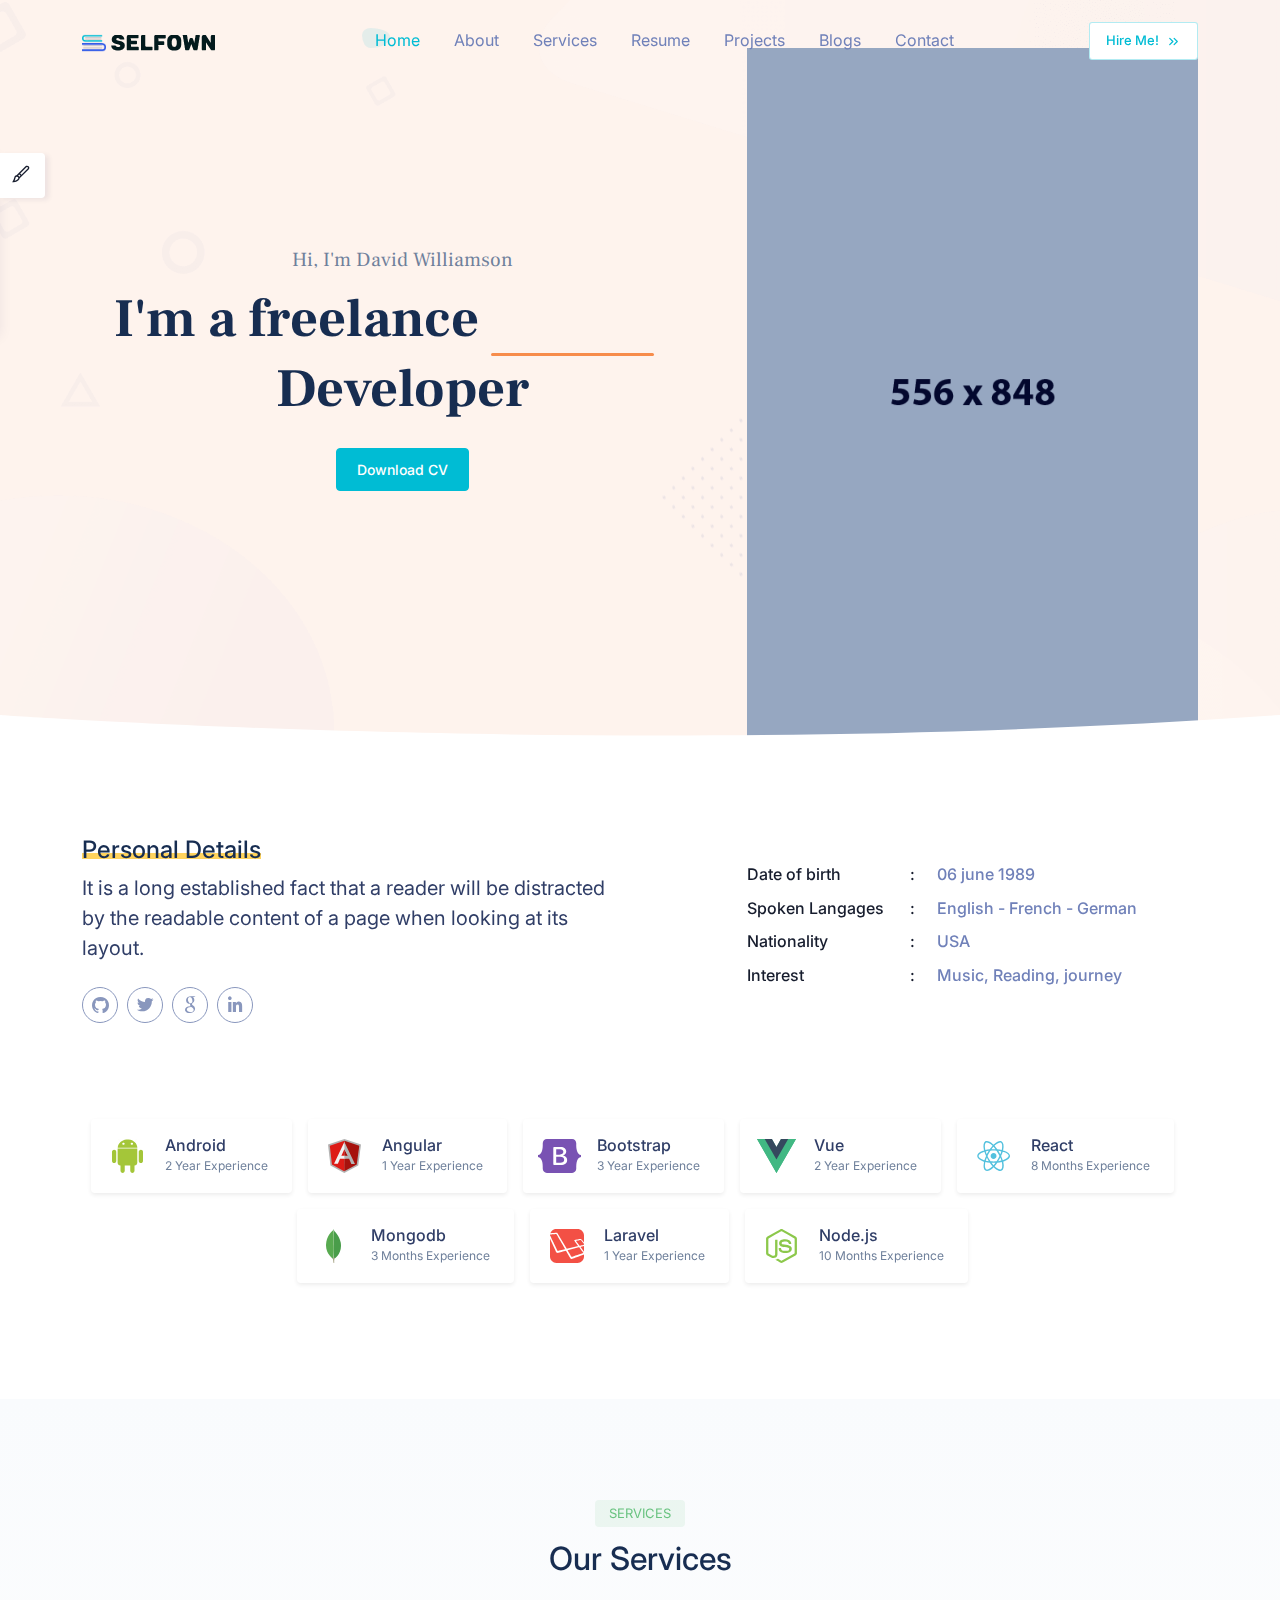
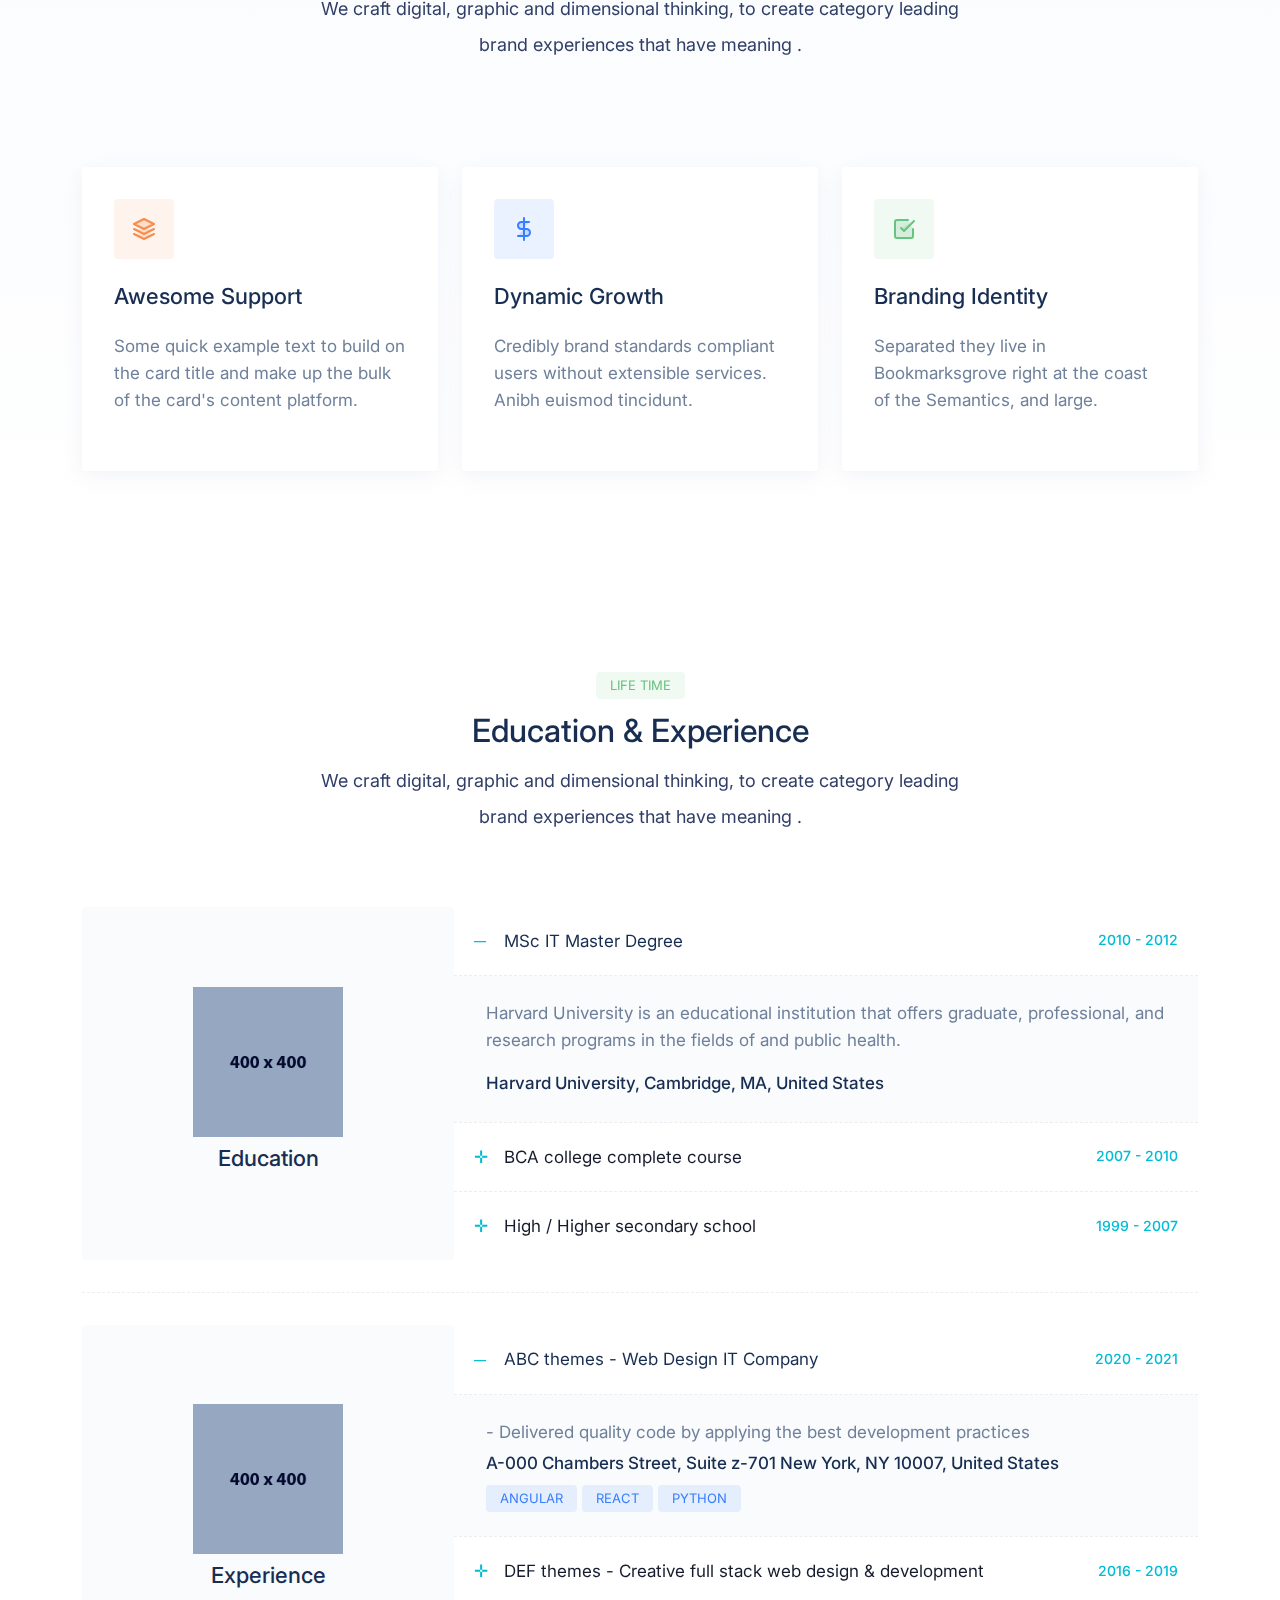
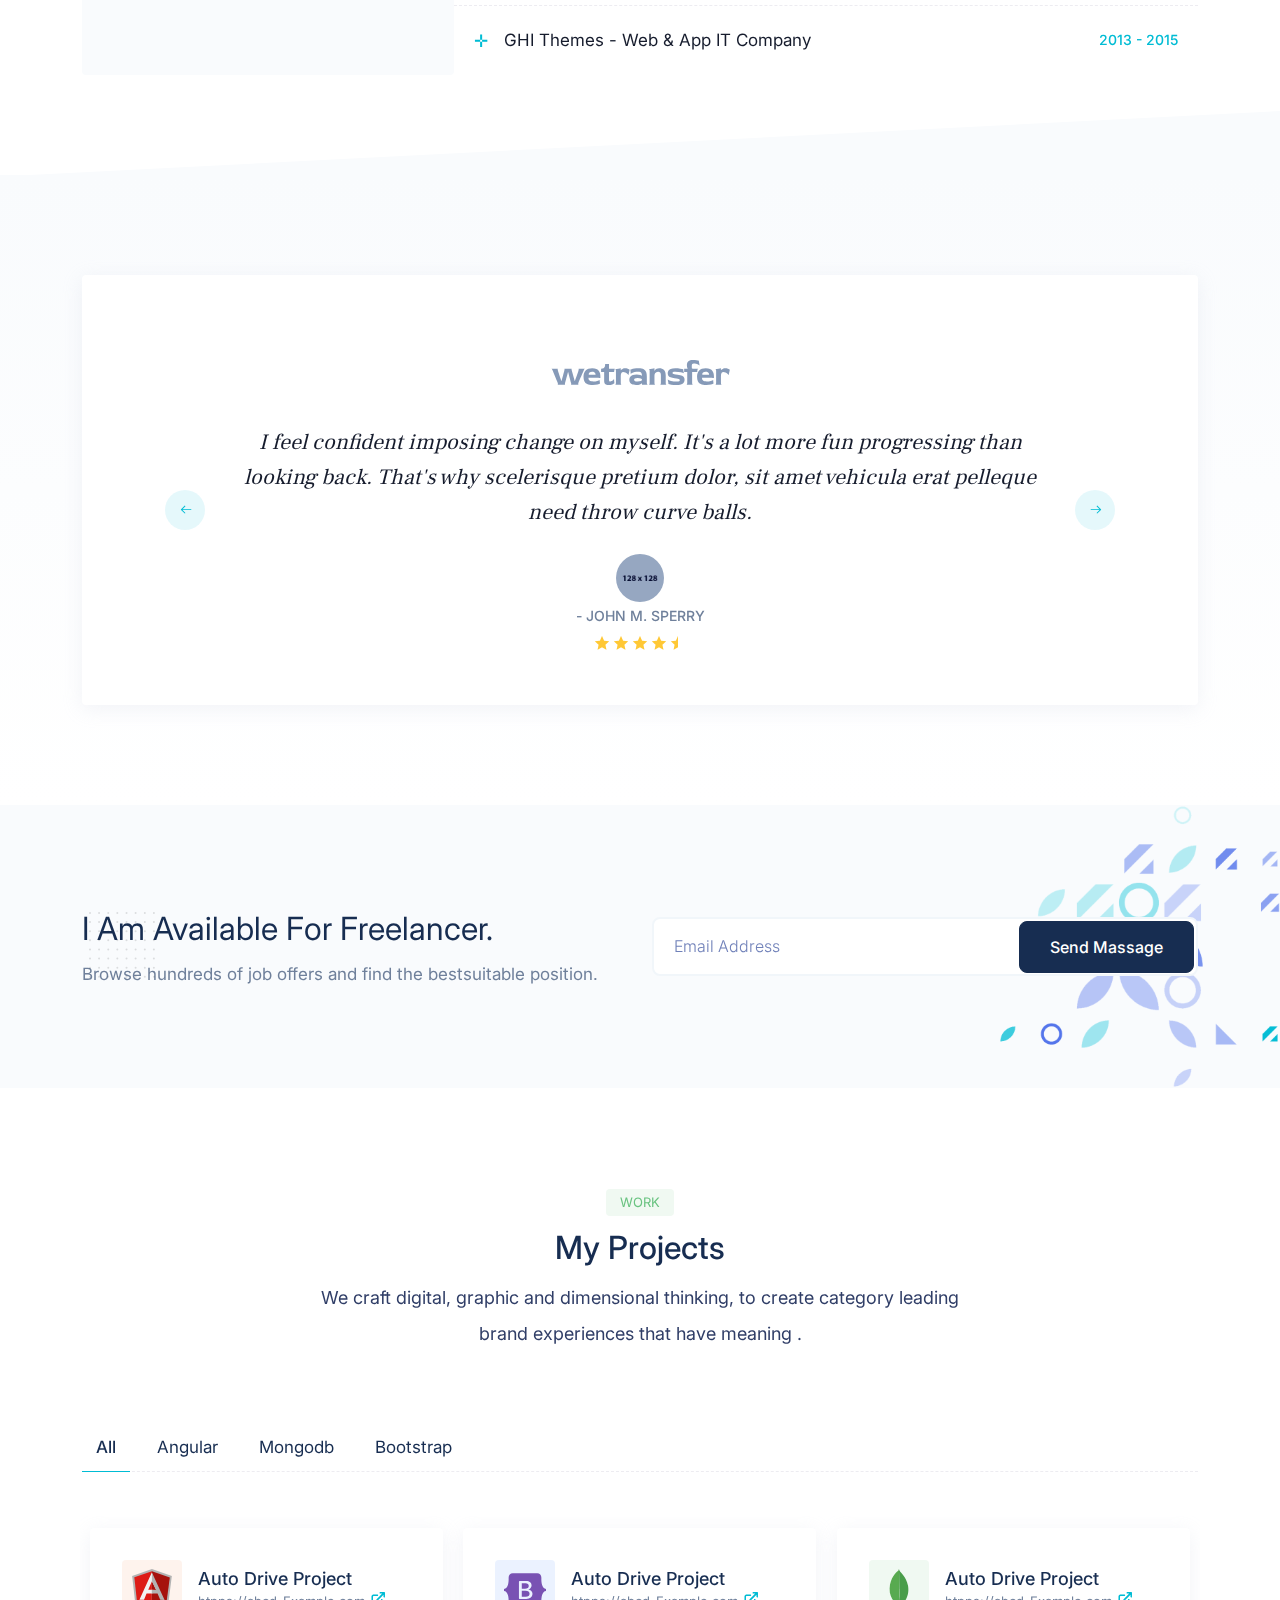
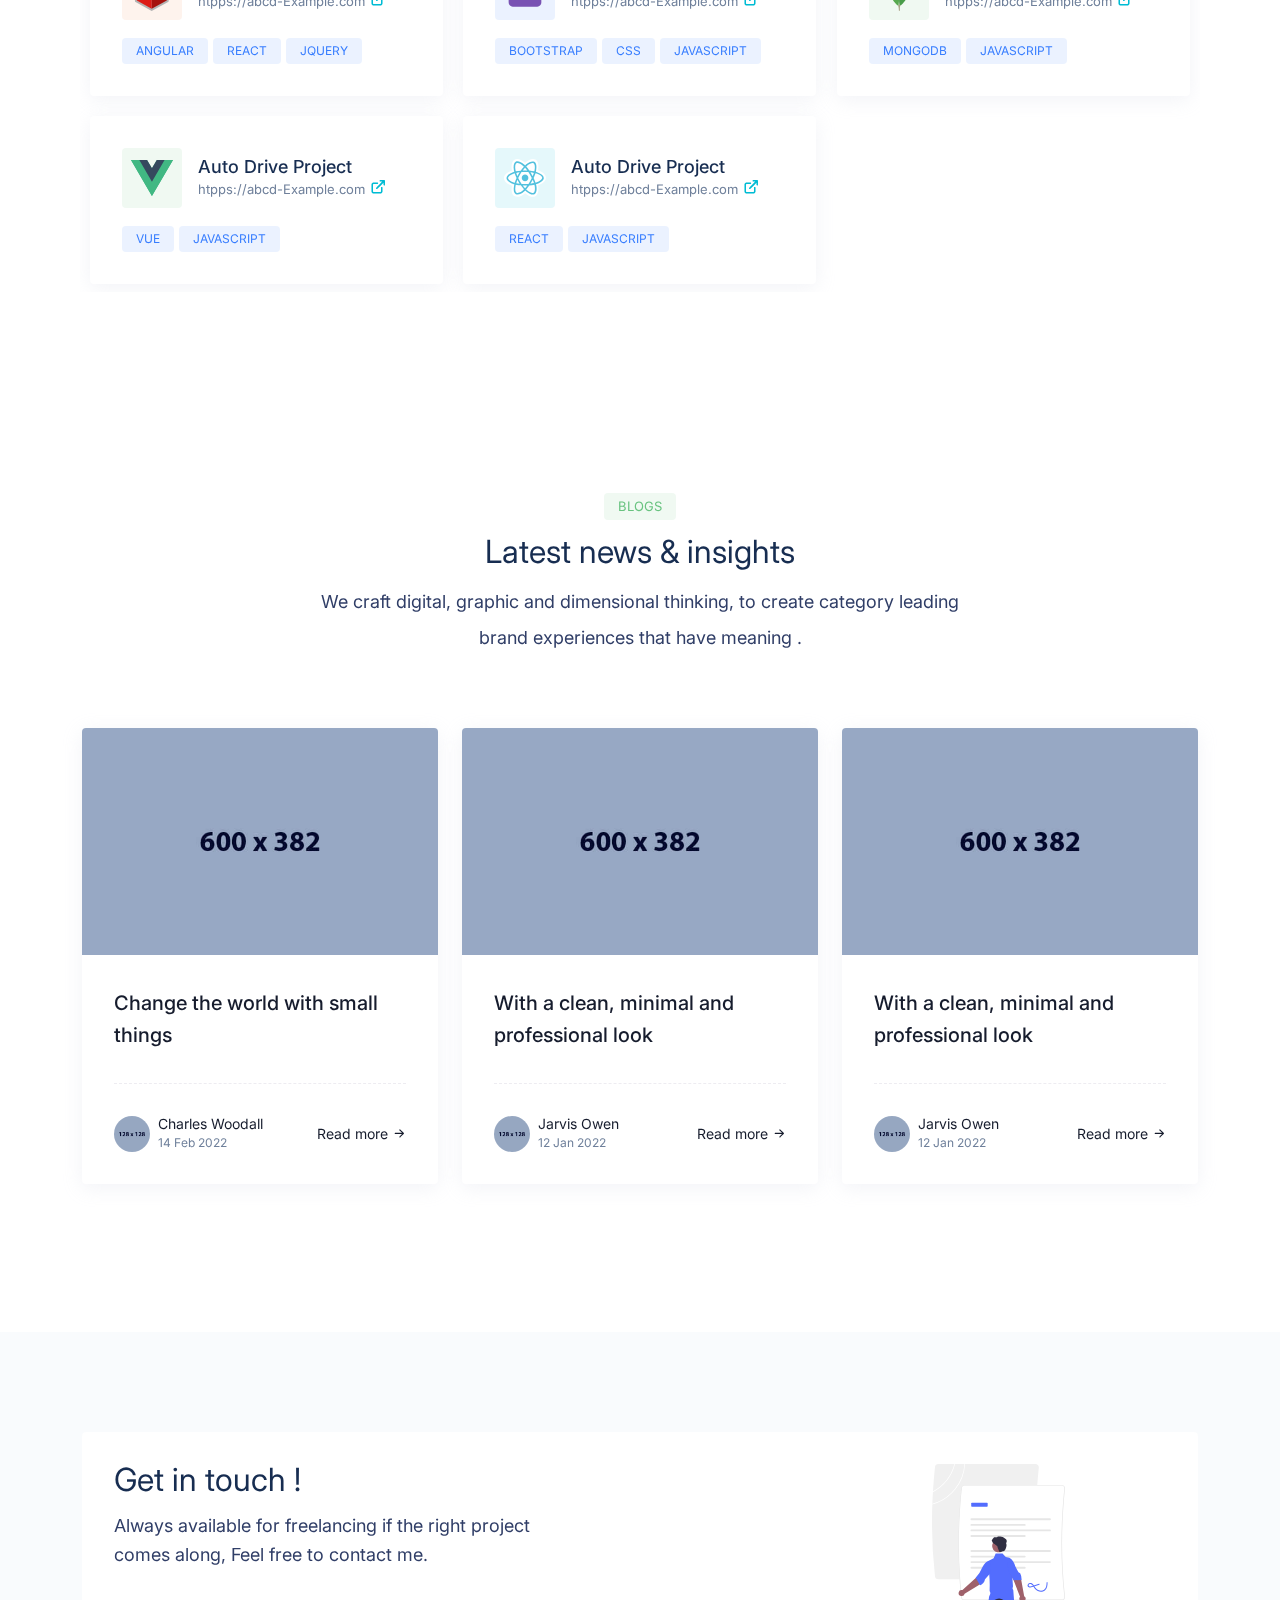
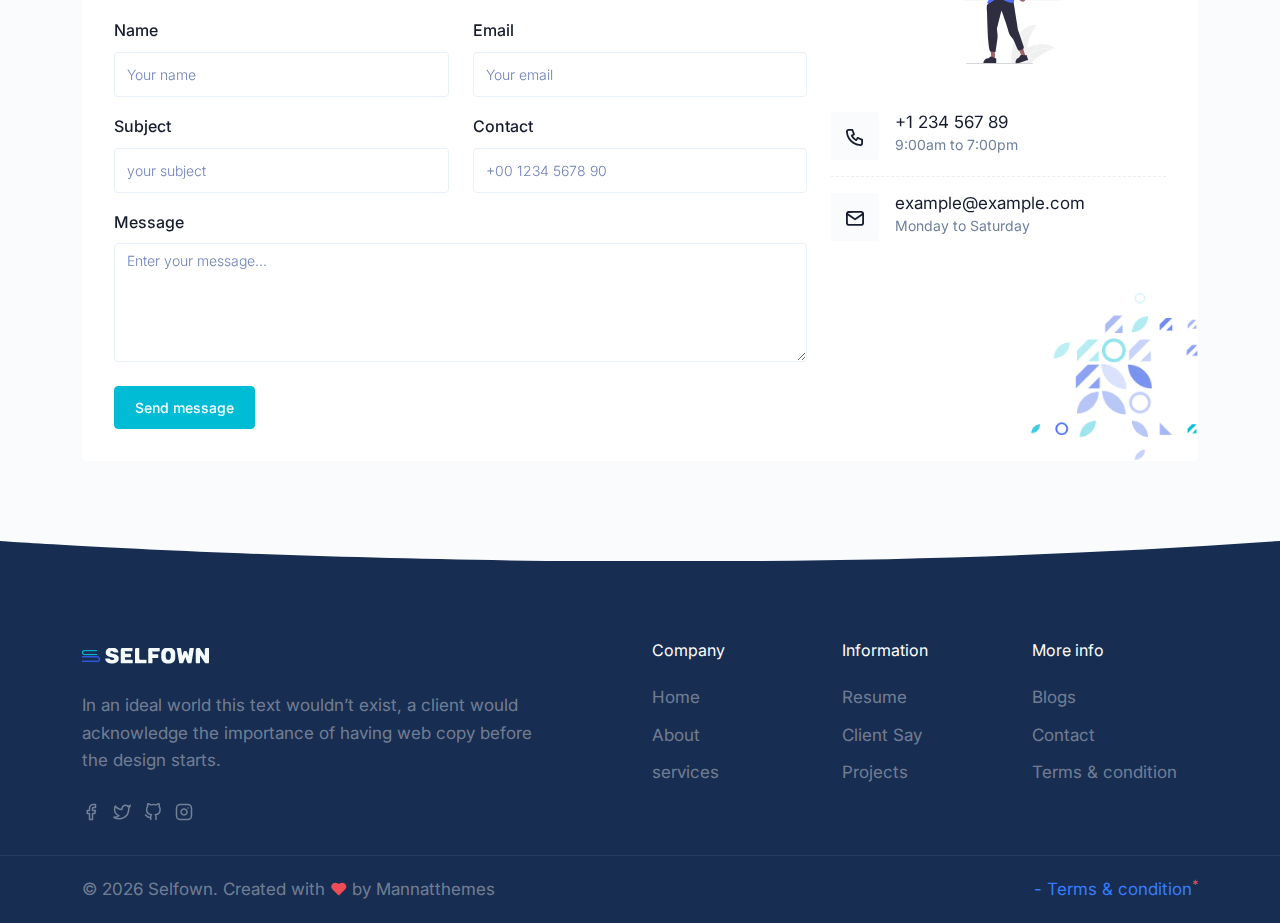
<file: index-5.html>
<!DOCTYPE html>
<html lang="en">
    <head>
        <meta charset="utf-8" />
        <title>Selfown - Responsive Personal page</title>
        <meta name="viewport" content="width=device-width, initial-scale=1.0" />
        <meta name="description" content="Premium Bootstrap 5 Template" />
        <meta name="keywords" content="bootstrap 5, premium, marketing, multipurpose" />
        <meta content="Mannatthemes" name="author" />

        <!-- favicon -->
        <link rel="shortcut icon" href="images/favicon.ico" />

        <!-- css -->
        <link href="css/bootstrap.min.css" rel="stylesheet" type="text/css" />
        <link href="css/style.min.css" rel="stylesheet" type="text/css" />

        <!-- colors -->
        <link href="css/colors/default.css" rel="stylesheet" type="text/css" id="color-opt" />
    </head>

    <body data-bs-spy="scroll" data-bs-target=".navbar" data-bs-offset="80" >
        <!-- start navbar -->
        <nav class="navbar navbar-expand-lg fixed-top sticky" id="navbar">
            <div class="container">
                <a href="index-5.html" class="navbar-brand">
                    <img src="images/logo-sm.png" class="logo-sm" alt="" height="24" />
                    <img src="images/logo-light.png" class="logo-light" alt="" height="16" />
                    <img src="images/logo-dark.png" class="logo-dark" alt="" height="16" />
                </a><!--end navbar-brand-->
                <a href="javascript:void(0)" class="navbar-toggler" data-bs-toggle="collapse" data-bs-target="#navbarNav" aria-controls="navbarNav" aria-expanded="false" aria-label="Toggle navigation">
                    <span class="navbar-toggle-icon"><i data-feather="menu"></i></span>
                </a><!--end navbar-toggler-->

                <div class="collapse navbar-collapse" id="navbarNav">
                    <ul class="navbar-nav mx-auto navbar-center mt-lg-0 mt-2">
                        <li class="nav-item">
                            <a class="nav-link active" href="index.html">Home</a>
                        </li><!--end nav-item-->
                        <li class="nav-item">
                            <a class="nav-link" href="about.html">About</a>
                        </li><!--end nav-item-->
                        <li class="nav-item">
                            <a class="nav-link" href="services.html">Services</a>
                        </li><!--end nav-item-->                        
                        <li class="nav-item">
                            <a class="nav-link" href="resume.html">Resume</a>
                        </li><!--end nav-item-->
                        <li class="nav-item">
                            <a class="nav-link" href="projects.html">Projects</a>
                        </li><!--end nav-item-->
                        <li class="nav-item">
                            <a class="nav-link" href="blogs.html">Blogs</a>
                        </li><!--end nav-item-->
                        <li class="nav-item">
                            <a class="nav-link" href="contact.html">Contact</a>
                        </li><!--end nav-item-->
                    </ul><!--end navbar-nav-->
                    <a href="#" class="btn btn-sm nav-btn text-primary mb-4 mb-lg-0">Hire Me! <i class="icon-xxs ms-1" data-feather="chevrons-right"></i></a>
                </div><!-- end #navbarNav -->
            </div><!-- end container -->
        </nav>
        <!-- end navbar -->

        <!-- start hero -->
        <section class="hero-one position-relative main-bg id="home"  style="background-image: url(images/personal/main-bg.png); background-size: cover; background-position: center center;">
            <div class="container">
                <div class="row align-items-center justify-content-center">
                    <div class="col-lg-7 text-center px-0 px-xl-4 mt-5 mt-lg-0 pt-5 pt-lg-0">
                        <h5 class="d-inline-block py-1 px-3 rounded text-muted font-secondary">Hi, I'm David Williamson</h5>
                        <h1 class="hero-title mb-4 font-secondary fo">I'm a freelance 
                            <div class="position-relative d-inline-block" style="margin-bottom: -20px;" data-delay="2200" data-words>
								&nbsp;
								<span class="text-anim-items">
									<span class="text-anim-item px-2"><span>React</span></span>
									<span class="text-anim-item px-2"><span>Flutter </span></span>
									<span class="text-anim-item px-2"><span>Python</span></span>
								</span>
								<span class="anim-line bg-orange"></span>
							</span>
                        </div> 
                            Developer
                        </h1>   
                        <span class="wrap"></span>                     
                        <div class="mb-5 mb-lg-0">                           
                            <div class="d-inline-block">
                                <a href="#" class="btn btn-primary">Download CV</a>
                            </div>
                        </div>
                    </div><!--end col-->   
                    <div class="col-lg-5  mx-auto mt-5"> 
                        <div id="carouselExampleFade" class="carousel slide " data-bs-ride="carousel">
                            <div class="carousel-inner">
                                <div class="carousel-item active">
                                    <img src="images/personal/2.png" alt="" class="img-fluid ml-lg-5">
                                </div>
                                <div class="carousel-item">
                                    <img src="images/personal/1.png" alt="" class="img-fluid ml-lg-5">
                                </div>
                            </div>                            
                        </div>                        
                    </div><!--end col-->                
                </div><!--end row-->             
            </div><!-- end container -->
        </section>
        <!-- end hero -->
        <div class="position-relative">
            <div class="shape overflow-hidden text-white">
                <svg viewBox="0 0 2880 48" fill="none" xmlns="http://www.w3.org/2000/svg">
                    <path d="M0 48H1437.5H2880V0H2160C1442.5 52 720 0 720 0H0V48Z" fill="currentColor"></path>
                </svg>
            </div>
        </div>
        <!-- start about -->
        <section class="section" id="about">
            <div class="container">
                <div class="row align-items-center">                
                    <div class="col-lg-6 align-self-center">
                        <h5 class="fs-24 text-dark fw-medium"><mark>Personal Details</mark></h5>       
                        <h4 class="fw-normal lh-base text-gray-700 mb-4 fs-20">It is a long established fact 
                            that a reader will be distracted by the readable content of a page when looking at its layout. 
                        </h4>
                        <div class="social">
                            <a href="#">
                                <i class="lab la-github github me-1"></i>
                            </a>
                            <a href="#">
                                <i class="lab la-twitter twitter me-1"></i>
                            </a>
                            <a href="#">
                                <i class="lab la-google google me-1"></i>
                            </a>
                            <a href="#">
                                <i class="lab la-linkedin-in linkedin me-1"></i>
                            </a>
                        </div>
                    </div><!--end col--> 
                    <div class="col-lg-5 ms-auto align-self-center">
                        <div class="mb-5 mb-lg-0">
                            <p class="mb-2">
                                <span class="personal-detail-title">Date of birth</span> 
                                <span class="personal-detail-info">06 june 1989</span>
                            </p>
                            <p class="mb-2">
                                <span class="personal-detail-title">Spoken Langages</span> 
                                <span class="personal-detail-info">English - French - German</span>
                            </p>
                            <p class="mb-2">
                                <span class="personal-detail-title">Nationality</span> 
                                <span class="personal-detail-info">USA</span>
                            </p>
                            <p class="mb-2">
                                <span class="personal-detail-title">Interest</span> 
                                <span class="personal-detail-info">Music, Reading, journey</span>
                            </p>
                        </div>
                    </div><!--end col-->
                    <div class="col-12 mt-5">
                        <div class="d-flex flex-wrap justify-content-center  mt-4 mt-md-5">
                            <div class="mx-3 ms-sm-0 ms-sm-0 mb-3 card-bg rounded p-1 pe-3 p-md-3 pe-md-4 shadow-sm">
                                <div class="d-flex align-items-center">
                                    <div class="thumb-md d-flex flex-wrap justify-content-center align-items-center">
                                        <img src="images/logos/android.svg" alt="" class="" height="34">
                                    </div>
                                    <div class="ms-3">
                                        <h6 class="mb-0 fw-medium text-gray-700">Android</h6>
                                        <p class="text-muted mb-0 fs-12">2 Year Experience</p>
                                    </div>
                                </div>                           
                            </div><!--/div-->
                            <div class="mx-3 ms-sm-0 ms-sm-0 mb-3 card-bg rounded p-1 pe-3 p-md-3 pe-md-4 shadow-sm">
                                <div class="d-flex align-items-center">
                                    <div class="thumb-md d-flex flex-wrap justify-content-center align-items-center">
                                        <img src="images/logos/Angular.svg" alt="" class="" height="34">
                                    </div>
                                    <div class="ms-3">
                                        <h6 class="mb-0 fw-medium text-gray-700">Angular</h6>
                                        <p class="text-muted mb-0 fs-12">1 Year Experience</p>
                                    </div>
                                </div>                           
                            </div><!--/div-->
                            <div class="mx-3 ms-sm-0 ms-sm-0 mb-3 card-bg rounded p-1 pe-3 p-md-3 pe-md-4 shadow-sm">
                                <div class="d-flex align-items-center">
                                    <div class="thumb-md d-flex flex-wrap justify-content-center align-items-center">
                                        <img src="images/logos/bootstrap.svg" alt="" class="" height="34">
                                    </div>
                                    <div class="ms-3">
                                        <h6 class="mb-0 fw-medium text-gray-700">Bootstrap</h6>
                                        <p class="text-muted mb-0 fs-12">3 Year Experience</p>
                                    </div>
                                </div>                           
                            </div><!--/div-->
                            <div class="mx-3 ms-sm-0 ms-sm-0 mb-3 card-bg rounded p-1 pe-3 p-md-3 pe-md-4 shadow-sm">
                                <div class="d-flex align-items-center">
                                    <div class="thumb-md d-flex flex-wrap justify-content-center align-items-center">
                                        <img src="images/logos/vue.svg" alt="" class="" height="34">
                                    </div>
                                    <div class="ms-3">
                                        <h6 class="mb-0 fw-medium text-gray-700">Vue</h6>
                                        <p class="text-muted mb-0 fs-12">2 Year Experience</p>
                                    </div>
                                </div>                           
                            </div><!--/div-->
                            <div class="mx-3 ms-sm-0 ms-sm-0 mb-3 card-bg rounded p-1 pe-3 p-md-3 pe-md-4 shadow-sm">
                                <div class="d-flex align-items-center">
                                    <div class="thumb-md d-flex flex-wrap justify-content-center align-items-center">
                                        <img src="images/logos/react.svg" alt="" class="" height="34">
                                    </div>
                                    <div class="ms-3">
                                        <h6 class="mb-0 fw-medium text-gray-700">React</h6>
                                        <p class="text-muted mb-0 fs-12">8 Months Experience</p>
                                    </div>
                                </div>                           
                            </div><!--/div-->
                            <div class="mx-3 ms-sm-0 ms-sm-0 mb-3 card-bg rounded p-1 pe-3 p-md-3 pe-md-4 shadow-sm">
                                <div class="d-flex align-items-center">
                                    <div class="thumb-md d-flex flex-wrap justify-content-center align-items-center">
                                        <img src="images/logos/mongodb.svg" alt="" class="" height="34">
                                    </div>
                                    <div class="ms-3">
                                        <h6 class="mb-0 fw-medium text-gray-700">Mongodb</h6>
                                        <p class="text-muted mb-0 fs-12">3 Months Experience</p>
                                    </div>
                                </div>                           
                            </div><!--/div-->
                            <div class="mx-3 ms-sm-0 ms-sm-0 mb-3 card-bg rounded p-1 pe-3 p-md-3 pe-md-4 shadow-sm">
                                <div class="d-flex align-items-center">
                                    <div class="thumb-md d-flex flex-wrap justify-content-center align-items-center">
                                        <img src="images/logos/laravel.svg" alt="" class="" height="34">
                                    </div>
                                    <div class="ms-3">
                                        <h6 class="mb-0 fw-medium text-gray-700">Laravel</h6>
                                        <p class="text-muted mb-0 fs-12">1 Year Experience</p>
                                    </div>
                                </div>                           
                            </div><!--/div-->
                            <div class="mx-3 ms-sm-0 ms-sm-0 mb-3 card-bg rounded p-1 pe-3 p-md-3 pe-md-4 shadow-sm">
                                <div class="d-flex align-items-center">
                                    <div class="thumb-md d-flex flex-wrap justify-content-center align-items-center">
                                        <img src="images/logos/nodejs-icon.svg" alt="" class="" height="34">
                                    </div>
                                    <div class="ms-3">
                                        <h6 class="mb-0 fw-medium text-gray-700">Node.js</h6>
                                        <p class="text-muted mb-0 fs-12">10 Months Experience</p>
                                    </div>
                                </div>                           
                            </div><!--/div-->
                        </div><!-- End div -->
                    </div><!-- End Col -->
                </div><!--end row--> 
            </div><!-- end container -->
        </section>
        <!-- end about -->
        <!-- start services -->
        <section class="section bg-gradient-light-white" id="services">
            <div class="container">                
                <div class="row justify-content-center mb-4">
                    <div class="col-12 col-md-10 col-lg-7 text-center">
                        <span class="badge badge-lg rounded bg-soft-alt-success fw-normal fs-13 text-uppercase">Services</span>
                        <h2 class="fs-2 fw-medium lh-1 text-dark my-3">Our Services</h2>
                        <p class="text-gray-700 fs-18 fs-lg mb-4 mb-md-5 lh-lg">
                            We craft digital, graphic and dimensional thinking, to create category leading brand experiences that have meaning .
                        </p>
                    </div><!--end col-->
                </div><!--end row-->
                <div class="row">
                    <div class="col-lg-4 col-md-6 mt-4 pt-2">
                        <div class="card rounded shadow border-0">
                            <div class="card-body p-4 m-2">
                                <div class="bg-soft-alt-orange d-flex justify-content-center align-items-center thumb-xl  rounded">
                                    <i data-feather="layers" class="align-self-center svg-orange icon-md"></i>  
                                </div>
                                <h5 class="text-dark fs-22 fw-medium my-4">Awesome Support</h5>
                                <p class="text-muted pb-4">Some quick example text to build on the card title and make up the bulk of the card's content platform.</p>
                            </div><!-- end card-body -->
                        </div><!-- end card -->
                    </div><!-- end col -->
                    <div class="col-lg-4 col-md-6 mt-4 pt-2">
                        <div class="card rounded shadow  border-0">
                            <div class="card-body p-4 m-2">
                                <div class="bg-soft-alt-info d-flex justify-content-center align-items-center thumb-xl  rounded">
                                    <i data-feather="dollar-sign" class="align-self-center svg-info icon-md"></i>  
                                </div>
                                <h5 class="text-dark fs-22 fw-medium my-4">Dynamic Growth</h5>
                                <p class="text-muted pb-4">Credibly brand standards compliant users without extensible services. Anibh euismod tincidunt.</p>
                            </div><!-- end card-body -->
                        </div><!-- end card -->
                    </div><!-- end col -->
                    <div class="col-lg-4 col-md-6 mt-4 pt-2">
                        <div class="card rounded shadow  border-0">
                            <div class="card-body p-4 m-2">
                                <div class="bg-soft-alt-success d-flex justify-content-center align-items-center thumb-xl  rounded">
                                    <i data-feather="check-square" class="align-self-center svg-success icon-md"></i>  
                                </div>
                                <h5 class="text-dark fs-22 fw-medium my-4">Branding Identity</h5>
                                <p class="text-muted pb-4">Separated they live in Bookmarksgrove right at the coast of the Semantics, and large.</p>
                            </div><!-- end card-body -->
                        </div><!-- end card -->
                    </div><!-- end col -->
                </div><!-- end row -->
            </div><!-- end container -->
        </section>
        <!-- end services -->

        
        <!-- start resume -->
        <section class="section" id="resume">
            <div class="container">                
                <div class="row justify-content-center mb-4">
                    <div class="col-12 col-md-10 col-lg-7 text-center">
                        <span class="badge badge-lg rounded bg-soft-alt-success fw-normal fs-13 text-uppercase">Life Time</span>
                        <h2 class="fs-2 fw-medium lh-1 text-dark my-3">Education & Experience</h2>
                        <p class="text-gray-700 fs-18 fs-lg mb-4 mb-md-5 lh-lg">
                            We craft digital, graphic and dimensional thinking, to create category leading brand experiences that have meaning .
                        </p>
                    </div><!--end col-->
                </div><!--end row-->
                <div class="row">
                    <div class="col-12">
                        <div class="row g-0">
                            <div class="col-lg-4 col-md-6">
                                <div class="card rounded bg-light h-100 border-0">
                                    <div class="card-body d-flex justify-content-center align-items-center">
                                        <div class="mx-auto text-center">
                                            <img src="images/personal/school.png" alt="" class="vector-dark" height="150">
                                            <img src="images/personal/school-light.png" alt="" class="vector-light" height="150">
                                            <h5 class="text-dark fs-22 fw-medium my-2">Education</h5>     
                                        </div>                          
                                    </div><!-- end card-body -->
                                </div><!-- end card -->
                            </div><!-- end col -->
                            <div class="col-lg-8 col-md-6">
                                <div class="card rounded bg-white  h-100 border-0">
                                    <div class="card-body p-0">
                                        <div class="accordion accordion-flush" id="Education_accordion">
                                            <div class="accordion-item">
                                                <h2 class="accordion-header" id="prime">
                                                    <button class="accordion-button" type="button" data-bs-toggle="collapse" data-bs-target="#Education_one" aria-expanded="false">                                                        
                                                        MSc IT Master Degree
                                                        <span class="fw-medium text-primary ms-auto fs-14">2010 - 2012</span>
                                                    </button>
                                                </h2>
                                                <div id="Education_one" class="accordion-collapse collapse show" aria-labelledby="prime" data-bs-parent="#Education_accordion">
                                                    <div class="accordion-body">
                                                        <p class="text-muted mb-3">Harvard University is an educational institution that offers graduate, 
                                                            professional, and research programs 
                                                            in the fields of and public health.
                                                        </p>
                                                        <p class="fw-medium">Harvard University, Cambridge, MA, United States</p>
                                                    </div>
                                                </div>
                                            </div><!--end accordion-item-->
                                            <div class="accordion-item">
                                                <h2 class="accordion-header" id="second">
                                                    <button class="accordion-button collapsed" type="button" data-bs-toggle="collapse" data-bs-target="#Education_two" aria-expanded="false">
                                                    BCA college complete course
                                                    <span class="fw-medium text-primary ms-auto fs-14">2007 - 2010</span>
                                                    </button>
                                                </h2>
                                                <div id="Education_two" class="accordion-collapse collapse" aria-labelledby="second" data-bs-parent="#Education_accordion">
                                                    <div class="accordion-body">
                                                        <p class="text-muted mb-3">Columbia University is an educational institution that offers graduate, 
                                                            professional, and research programs 
                                                            in the fields of and public health.
                                                        </p>
                                                        <p class="fw-medium">Columbia University, New York, NY, United States</p>
                                                    </div>
                                                </div>
                                            </div><!--end accordion-item-->
                                            <div class="accordion-item">
                                                <h2 class="accordion-header" id="higher">
                                                    <button class="accordion-button collapsed" type="button" data-bs-toggle="collapse" data-bs-target="#Education_three" aria-expanded="false">
                                                        High / Higher secondary school
                                                    <span class="fw-medium text-primary ms-auto fs-14">1999 - 2007</span>
                                                    </button>
                                                </h2>
                                                <div id="Education_three" class="accordion-collapse collapse" aria-labelledby="higher" data-bs-parent="#Education_accordion">
                                                    <div class="accordion-body">
                                                        <p class="text-muted mb-3">Princeton University is an educational institution that offers graduate, 
                                                            professional, and research programs 
                                                            in the fields of and public health.
                                                        </p>
                                                        <p class="fw-medium">Princeton University, Princeton, NJ, United States</p>
                                                    </div>
                                                </div>
                                            </div><!--end accordion-item-->
                                        </div><!--end accordion-->
                                    </div><!-- end card-body -->
                                </div><!-- end card -->
                            </div><!-- end col -->                            
                        </div><!-- end row -->
                        <hr class="hr-dashed">
                        <div class="row g-0">
                            <div class="col-lg-4 col-md-6">
                                <div class="card rounded bg-light h-100 border-0">
                                    <div class="card-body d-flex justify-content-center align-items-center">
                                        <div class="mx-auto text-center">
                                            <img src="images/personal/job.png" alt="" class="vector-dark" height="150">
                                            <img src="images/personal/job-light.png" alt="" class="vector-light" height="150">
                                            <h5 class="text-dark fs-22 fw-medium my-2">Experience</h5>     
                                        </div>                          
                                    </div><!-- end card-body -->
                                </div><!-- end card -->
                            </div><!-- end col -->
                            <div class="col-lg-8 col-md-6">
                                <div class="card rounded bg-white  h-100 border-0">
                                    <div class="card-body p-0">
                                        <div class="accordion accordion-flush" id="Experience_accordion">
                                            <div class="accordion-item">
                                                <h2 class="accordion-header" id="first-co">
                                                    <button class="accordion-button" type="button" data-bs-toggle="collapse" data-bs-target="#Experience_one" aria-expanded="false">
                                                        ABC themes - Web Design IT Company
                                                        <span class="fw-medium text-primary ms-auto fs-14">2020 - 2021</span>
                                                    </button>
                                                </h2>
                                                <div id="Experience_one" class="accordion-collapse collapse show" aria-labelledby="first-co" data-bs-parent="#Experience_accordion">
                                                    <div class="accordion-body">
                                                        <p class="text-muted mb-1">- Delivered quality code by applying the best development practices</p>
                                                        <p class="fw-medium">A-000 Chambers Street, Suite z-701 New York, NY 10007, United States</p>
                                                        <span class="badge badge-lg rounded bg-soft-alt-info fw-normal fs-13 text-uppercase mt-2">Angular</span>
                                                        <span class="badge badge-lg rounded bg-soft-alt-info fw-normal fs-13 text-uppercase mt-2">React</span>
                                                        <span class="badge badge-lg rounded bg-soft-alt-info fw-normal fs-13 text-uppercase mt-2">Python</span>
                                                    </div>
                                                </div>
                                            </div><!--end accordion-item-->
                                            <div class="accordion-item">
                                                <h2 class="accordion-header" id="second-co">
                                                    <button class="accordion-button collapsed" type="button" data-bs-toggle="collapse" data-bs-target="#Experience_two" aria-expanded="false">
                                                    DEF themes - Creative full stack web design & development
                                                    <span class="fw-medium text-primary ms-auto fs-14">2016 - 2019</span>
                                                    </button>
                                                </h2>
                                                <div id="Experience_two" class="accordion-collapse collapse" aria-labelledby="second-co" data-bs-parent="#Experience_accordion">
                                                    <div class="accordion-body">
                                                        <p class="text-muted mb-1">- Delivered quality code by applying the best development practices</p>
                                                        <p class="fw-medium">A-000 Chambers Street, Suite z-701 New York, NY 10007, United States</p>
                                                        <span class="badge badge-lg rounded bg-soft-alt-info fw-normal fs-13 text-uppercase mt-2">Laravel</span>
                                                        <span class="badge badge-lg rounded bg-soft-alt-info fw-normal fs-13 text-uppercase mt-2">Bootstrap</span>
                                                        <span class="badge badge-lg rounded bg-soft-alt-info fw-normal fs-13 text-uppercase mt-2">javascript</span>
                                                    </div>
                                                </div>
                                            </div><!--end accordion-item-->
                                            <div class="accordion-item">
                                                <h2 class="accordion-header" id="third-co">
                                                    <button class="accordion-button collapsed" type="button" data-bs-toggle="collapse" data-bs-target="#Experience_three" aria-expanded="false">
                                                      GHI  Themes - Web & App IT Company
                                                    <span class="fw-medium text-primary ms-auto fs-14">2013 - 2015</span>
                                                    </button>
                                                </h2>
                                                <div id="Experience_three" class="accordion-collapse collapse" aria-labelledby="third-co" data-bs-parent="#Experience_accordion">
                                                    <div class="accordion-body">
                                                        <p class="text-muted mb-1">- Delivered quality code by applying the best development practices</p>
                                                        <p class="fw-medium">A-000 Chambers Street, Suite z-701 New York, NY 10007, United States</p>
                                                        <span class="badge badge-lg rounded bg-soft-alt-info fw-normal fs-13 text-uppercase mt-2">Node.js</span>
                                                        <span class="badge badge-lg rounded bg-soft-alt-info fw-normal fs-13 text-uppercase mt-2">Php.net</span>
                                                        <span class="badge badge-lg rounded bg-soft-alt-info fw-normal fs-13 text-uppercase mt-2">Django</span>
                                                    </div>
                                                </div>
                                            </div><!--end accordion-item-->
                                        </div><!--end accordion-->
                                    </div><!-- end card-body -->
                                </div><!-- end card -->
                            </div><!-- end col -->
                        </div><!--end row-->
                    </div><!-- end col -->
                </div><!-- end row -->
            </div><!-- end container -->
        </section>
        <!-- end resume -->
        
        <div class="position-relative"> 
            <div class="shape overflow-hidden text-light"> 
                <svg viewBox="0 0 2880 150" fill="none" xmlns="http://www.w3.org/2000/svg"> <path d="M110 105L2160 0H2880V150H0V105H110Z" fill="currentColor"></path> </svg>
            </div>
        </div>
        <!--what client says -->
        <section class="section bg-gradient-light-white" id="review">
            <div class="container">  
                <div class="row">
                    <div class="col-lg-12 mx-auto">                       
                        <div class="card rounded shadow ">                            
                            <div class="client-carousel">
                                <div class="row align-items-center">
                                    <div class="col-lg-10 p-5 mx-auto">                                        
                                        <div class="client-carousel">
                                            <div id="demo" class="carousel carousel-dark slide" data-bs-ride="carousel" data-bs-wrap="true">                                            
                                                <div class="carousel-inner">
                                                    <div class="carousel-item text-center active" data-bs-interval="4000">
                                                        <img src="images/logos/logo-1.svg" alt="" class="my-3" height="70">
                                                        <p class="font-secondary fs-22 fst-italic mb-4 px-4">                                                    
                                                            I feel confident imposing change on myself. 
                                                            It's a lot more fun progressing than looking back. 
                                                            That's why scelerisque pretium dolor, 
                                                            sit amet vehicula erat pelleque need throw curve balls.                                                    
                                                        </p>
                                                        <img src="images/users/user-3.jpg" alt="" class="thumb-lg rounded-circle d-block mx-auto">
                                                        <span class="text-uppercase text-muted fs-14 fw-medium">- John M. Sperry</span>
                                                        <ul class="list-inline mb-0 align-self-center">
                                                            <li class="list-inline-item"><i class="la la-star text-warning fs-16"></i></li>
                                                            <li class="list-inline-item"><i class="la la-star text-warning fs-16 ms-n2"></i></li>
                                                            <li class="list-inline-item"><i class="la la-star text-warning fs-16 ms-n2"></i></li>
                                                            <li class="list-inline-item"><i class="la la-star text-warning fs-16 ms-n2"></i></li>
                                                            <li class="list-inline-item"><i class="la la-star-half-o text-warning fs-16 ms-n2"></i></li>
                                                        </ul>
                                                    </div>
                                                    <div class="carousel-item text-center" data-bs-interval="4000">
                                                        <img src="images/logos/logo-3.svg" alt="" class="my-3" height="70">
                                                        <p class="font-secondary fs-22 fst-italic mb-4 px-4">                                                    
                                                            I feel confident imposing change on myself. 
                                                            It's a lot more fun progressing than looking back. 
                                                            That's why scelerisque pretium dolor, 
                                                            sit amet vehicula erat pelleque need throw curve balls.                                                    
                                                        </p>
                                                        <img src="images/users/user-5.jpg" alt="" class="thumb-lg rounded-circle d-block mx-auto">
                                                        <span class="text-uppercase text-muted fs-14 fw-medium">- Larry J. Akins</span>
                                                        <ul class="list-inline mb-0 align-self-center">
                                                            <li class="list-inline-item"><i class="la la-star text-warning fs-16"></i></li>
                                                            <li class="list-inline-item"><i class="la la-star text-warning fs-16 ms-n2"></i></li>
                                                            <li class="list-inline-item"><i class="la la-star text-warning fs-16 ms-n2"></i></li>
                                                            <li class="list-inline-item"><i class="la la-star text-warning fs-16 ms-n2"></i></li>
                                                            <li class="list-inline-item"><i class="la la-star-half-o text-warning fs-16 ms-n2"></i></li>
                                                        </ul>
                                                    </div>
                                                </div>                                            
                                            </div> 
                                            <button class="carousel-control-prev" type="button" data-bs-target="#demo" data-bs-slide="prev">
                                                <span class="carousel-control-prev-icon"></span>
                                            </button>
                                            <button class="carousel-control-next" type="button" data-bs-target="#demo" data-bs-slide="next">
                                                <span class="carousel-control-next-icon"></span>
                                            </button>
                                        </div> <!--end client-carousel-->                                        
                                    </div><!--end col-->                                 
                                </div><!-- end row -->                                 
                             </div><!--end card-body-->
                        </div><!--end card-->
                    </div><!--end col-->            
                </div><!-- end row -->                 
            </div><!-- end container -->
        </section>
        <!-- end what client says -->
        
        <section class="section bg-light cta-pettern" id="cta">
            <div class="container">            
                <div class="row align-items-center">
                    <div class="col-lg-6">
                        <div class="pattern-1 position-absolute">
                            <img src="images/p-1.svg" alt="" class="" height="80">
                        </div>
                        <h2 class="text-dark" style="line-height: 1.5; position: relative;">I Am Available For Freelancer.</h2>
                        <p class="text-muted mb-0">Browse hundreds of job offers and find the bestsuitable position.</p>
                    </div><!--end col--> 
                    <div class="col-lg-6 ml-auto">
                        <div class="cta-search">
                            <form class="position-relative">
                                <input type="email" placeholder="Email Address" required="">
                                <button type="submit" class="btn btn-dark">Send Massage</button>
                            </form>
                        </div>
                    </div><!--end col--> 
                </div><!--end row--> 
            </div><!--end container--> 
        </section>
        <!-- start projects -->
        <section class="section" id="projects">
            <div class="container">                
                <div class="row justify-content-center mb-4">
                    <div class="col-12 col-md-10 col-lg-7 text-center">
                        <span class="badge badge-lg rounded bg-soft-alt-success fw-normal fs-13 text-uppercase">Work</span>
                        <h2 class="fs-2 fw-medium lh-1 text-dark my-3">My Projects</h2>
                        <p class="text-gray-700 fs-18 fs-lg mb-4 mb-md-5 lh-lg">
                            We craft digital, graphic and dimensional thinking, to create category leading brand experiences that have meaning .
                        </p>
                    </div><!--end col-->
                </div><!--end row-->
                <div class="row">                    
                    <div class="col-12 filters-group-wrap">
                        <div class="filters-group mb-5">                            
                            <ul class="mb-0 list-unstyled filter-options filter-tab">
                                <li class="list-inline-item position-relative text-dark active" data-group="all">All</li>
                                <li class="list-inline-item position-relative text-dark" data-group="angular">Angular</li>
                                <li class="list-inline-item position-relative text-dark" data-group="mongodb">Mongodb</li>
                                <li class="list-inline-item position-relative text-dark" data-group="bootstrap">Bootstrap</li>
                            </ul>
                        </div>
                    </div><!--end col-->
                </div><!--end row-->
                <div class="row d-flex  g-1 justify-content-center" id="grid">
                    <div class="col-lg-4 col-md-6 picture-item" data-groups='["angular", "bootstrap"]'>
                        <div class="card rounded shadow border-0 m-2">
                            <div class="card-body p-4 m-2">
                                <div class="media mb-3">
                                    <div class="bg-soft-alt-orange d-flex justify-content-center align-items-center thumb-xl  rounded">
                                        <img src="images/logos/Angular.svg" alt="" class="thumb-md">
                                    </div>
                                    <div class="media-body ms-3 align-self-center">
                                        <h5 class="text-dark fs-18 fw-medium m-0">Auto Drive Project</h5>
                                        <p class="text-muted mb-0 fs-13">htpps://abcd-Example.com <a href=""><i class="ti ti-external-link fs-18 text-primary"></i></a></p>
                                    </div><!--end media-body-->
                                </div><!--end media-->  
                                <span class="badge badge-lg rounded bg-soft-alt-info fw-normal fs-12 text-uppercase">Angular</span>
                                <span class="badge badge-lg rounded bg-soft-alt-info fw-normal fs-12 text-uppercase">React</span>
                                <span class="badge badge-lg rounded bg-soft-alt-info fw-normal fs-12 text-uppercase">Jquery</span>
                            </div><!-- end card-body -->
                        </div><!-- end card -->
                    </div><!-- end col -->
                    <div class="col-lg-4 col-md-6 picture-item" data-groups='["bootstrap"]'>
                        <div class="card rounded shadow border-0 m-2">
                            <div class="card-body p-4 m-2">
                                <div class="media mb-3">
                                    <div class="bg-soft-alt-info d-flex justify-content-center align-items-center thumb-xl  rounded">
                                        <img src="images/logos/bootstrap.svg" alt="" class="thumb-md">
                                    </div>
                                    <div class="media-body ms-3 align-self-center">
                                        <h5 class="text-dark fs-18 fw-medium m-0">Auto Drive Project</h5>
                                        <p class="text-muted mb-0 fs-13">htpps://abcd-Example.com <a href=""><i class="ti ti-external-link fs-18 text-primary"></i></a></p>
                                    </div><!--end media-body-->
                                </div><!--end media-->                             
                                <span class="badge badge-lg rounded bg-soft-alt-info fw-normal fs-12 text-uppercase">Bootstrap</span>
                                <span class="badge badge-lg rounded bg-soft-alt-info fw-normal fs-12 text-uppercase">Css</span>
                                <span class="badge badge-lg rounded bg-soft-alt-info fw-normal fs-12 text-uppercase">Javascript</span>
                            </div><!-- end card-body -->
                        </div><!-- end card -->
                    </div><!-- end col -->
                    <div class="col-lg-4 col-md-6 picture-item" data-groups='["mongodb", "vue", "angular"]'>
                        <div class="card rounded shadow border-0 m-2">
                            <div class="card-body p-4 m-2">
                                <div class="media mb-3">
                                    <div class="bg-soft-alt-success d-flex justify-content-center align-items-center thumb-xl  rounded">
                                        <img src="images/logos/mongodb.svg" alt="" class="thumb-md">
                                    </div>
                                    <div class="media-body ms-3 align-self-center">
                                        <h5 class="text-dark fs-18 fw-medium m-0">Auto Drive Project</h5>
                                        <p class="text-muted mb-0 fs-13">htpps://abcd-Example.com <a href=""><i class="ti ti-external-link fs-18 text-primary"></i></a></p>
                                    </div><!--end media-body-->
                                </div><!--end media-->                             
                                <span class="badge badge-lg rounded bg-soft-alt-info fw-normal fs-12 text-uppercase">Mongodb</span>
                                <span class="badge badge-lg rounded bg-soft-alt-info fw-normal fs-12 text-uppercase">Javascript</span>
                            </div><!-- end card-body -->
                        </div><!-- end card -->
                    </div><!-- end col --> 
                    <div class="col-lg-4 col-md-6 picture-item" data-groups='["vue"]'>
                        <div class="card rounded shadow border-0 m-2">
                            <div class="card-body p-4 m-2">
                                <div class="media mb-3">
                                    <div class="bg-soft-alt-success d-flex justify-content-center align-items-center thumb-xl  rounded">
                                        <img src="images/logos/vue.svg" alt="" class="thumb-md">
                                    </div>
                                    <div class="media-body ms-3 align-self-center">
                                        <h5 class="text-dark fs-18 fw-medium m-0">Auto Drive Project</h5>
                                        <p class="text-muted mb-0 fs-13">htpps://abcd-Example.com <a href=""><i class="ti ti-external-link fs-18 text-primary"></i></a></p>
                                    </div><!--end media-body-->
                                </div><!--end media-->                             
                                <span class="badge badge-lg rounded bg-soft-alt-info fw-normal fs-12 text-uppercase">Vue</span>
                                <span class="badge badge-lg rounded bg-soft-alt-info fw-normal fs-12 text-uppercase">Javascript</span>
                            </div><!-- end card-body -->
                        </div><!-- end card -->
                    </div><!-- end col -->
                    <div class="col-lg-4 col-md-6 picture-item" data-groups='["react", "angular"]'>
                        <div class="card rounded shadow border-0 m-2">
                            <div class="card-body p-4 m-2">
                                <div class="media mb-3">
                                    <div class="bg-soft-alt-primary d-flex justify-content-center align-items-center thumb-xl  rounded">
                                        <img src="images/logos/react.svg" alt="" class="thumb-md">
                                    </div>
                                    <div class="media-body ms-3 align-self-center">
                                        <h5 class="text-dark fs-18 fw-medium m-0">Auto Drive Project</h5>
                                        <p class="text-muted mb-0 fs-13">htpps://abcd-Example.com <a href=""><i class="ti ti-external-link fs-18 text-primary"></i></a></p>
                                    </div><!--end media-body-->
                                </div><!--end media-->                             
                                <span class="badge badge-lg rounded bg-soft-alt-info fw-normal fs-12 text-uppercase">React</span>
                                <span class="badge badge-lg rounded bg-soft-alt-info fw-normal fs-12 text-uppercase">Javascript</span>
                            </div><!-- end card-body -->
                        </div><!-- end card -->
                    </div><!-- end col -->                    
                </div><!-- end row -->
            </div><!-- end container -->
        </section>
        <!-- end projects -->
        
        <!-- our blogs -->
        <section class="section" id="blogs">
            <div class="container pb-5">
                <div class="row justify-content-center mb-4">
                    <div class="col-12 col-md-10 col-lg-7 text-center">
                        <span class="badge badge-lg rounded bg-soft-alt-success fw-normal fs-13 text-uppercase">Blogs</span>
                        <h2 class="fs-2 fw-normal lh-1 text-dark my-3">Latest news & insights</h2>
                        <p class="text-gray-700 fs-18 fs-lg mb-4 mb-md-5 lh-lg">
                            We craft digital, graphic and dimensional thinking, to create category leading brand experiences that have meaning .
                        </p>
                    </div><!--end col-->
                </div><!--end row-->
                <div class="row align-items-center">
                    <div class="col-lg-4 col-md-6">
                        <div class="card shadow">
                            <img src="images/personal/1.jpg" alt="" class="img-fluid rounded-top">
                            <div class="card-body">
                                
                                <a href="" class="fs-20 my-0 d-block fw-medium">Change the world with small things</a>
                                <hr class="hr-dashed">
                                <div class="d-flex justify-content-between">
                                    <div class="meta-box">
                                        <div class="media">
                                            <img src="images/users/user-7.jpg" alt="" class="thumb-sm rounded-circle me-2 align-self-center">                                       
                                            <div class="media-body align-self-center text-truncate">
                                                <h6 class="m-0 fs-14">Charles Woodall</h6>
                                                <p class="mb-0 fs-12 text-muted">14 Feb 2022</p>
                                            </div><!--end media-body-->
                                        </div>                                            
                                    </div><!--end meta-box-->
                                    <div class="align-self-center">
                                        <a href="#" class="fs-14">Read more <i class="ti ti-arrow-right align-self-center"></i></a>
                                    </div>
                                </div>                                                                 
                            </div><!--end card-body-->
                        </div><!--end card-->
                    </div><!--end col-->
                    <div class="col-lg-4 col-md-6">
                        <div class="card shadow">
                            <img src="images/personal/3.jpg" alt="" class="img-fluid rounded-top">
                            <div class="card-body">                                
                                <a href="" class="fs-20 my-0 d-block fw-medium">With a clean, minimal and professional look</a>
                                <hr class="hr-dashed">
                                <div class="d-flex justify-content-between">
                                    <div class="meta-box">
                                        <div class="media">
                                            <img src="images/users/user-2.jpg" alt="" class="thumb-sm rounded-circle me-2 align-self-center">                                       
                                            <div class="media-body align-self-center text-truncate">
                                                <h6 class="m-0 fs-14">Jarvis Owen</h6>
                                                <p class="mb-0 fs-12 text-muted">12 Jan 2022</p>
                                            </div><!--end media-body-->
                                        </div>                                            
                                    </div><!--end meta-box-->
                                    <div class="align-self-center">
                                        <a href="#" class="fs-14">Read more <i class="ti ti-arrow-right align-self-center"></i></a>
                                    </div>
                                </div>                                                                 
                            </div><!--end card-body-->
                        </div><!--end card-->
                    </div><!--end col-->           
                    
                    <div class="col-lg-4 col-md-6">
                        <div class="card shadow">
                            <img src="images/personal/2.jpg" alt="" class="img-fluid rounded-top">
                            <div class="card-body">                                
                                <a href="" class="fs-20 my-0 d-block fw-medium">With a clean, minimal and professional look</a>
                                <hr class="hr-dashed">
                                <div class="d-flex justify-content-between">
                                    <div class="meta-box">
                                        <div class="media">
                                            <img src="images/users/user-2.jpg" alt="" class="thumb-sm rounded-circle me-2 align-self-center">                                       
                                            <div class="media-body align-self-center text-truncate">
                                                <h6 class="m-0 fs-14">Jarvis Owen</h6>
                                                <p class="mb-0 fs-12 text-muted">12 Jan 2022</p>
                                            </div><!--end media-body-->
                                        </div>                                            
                                    </div><!--end meta-box-->
                                    <div class="align-self-center">
                                        <a href="#" class="fs-14">Read more <i class="ti ti-arrow-right align-self-center"></i></a>
                                    </div>
                                </div>                                                                 
                            </div><!--end card-body-->
                        </div><!--end card-->
                    </div><!--end col-->            
                </div><!-- end row -->
            </div>
            <!-- end container -->
        </section>
        <!--end projects-->

        <!-- start contact us -->
        <section class="section bg-light" id="contact">
            <div class="container">
                <div class="row">
                    <div class="col-12">
                        <div class="card bg-white"  style="background: url(images/personal/testi-pet.png); background-repeat: no-repeat; background-size: 15%; background-position: right bottom;">
                            <div class="card-body">
                                <div class="row">
                                    <div class="col-md-8">
                                        <h2 class="fs-2 fw-normal lh-1 text-dark mb-3">Get in touch !</h2>
                                        <p class="text-gray-700 fs-18 fs-lg mb-4 mb-md-5 ">Always available for freelancing if the right project <br> comes along, Feel free to contact me.</p>
                                        <form method="post" name="myForm" onsubmit="return validateForm()">
                                            <span id="error-msg"></span>
                                            <div class="row">
                                                <div class="col-md-6 mb-3">
                                                    <label class="fw-medium form-label fs-16" for="name">Name</label>
                                                    <input type="text" class="form-control" placeholder="Your name" id="name" />
                                                </div>
                                                <!-- end col -->
                                                <div class="col-md-6 mb-3">
                                                    <label class="fw-medium form-label  fs-16" for="email">Email</label>
                                                    <input type="email" class="form-control" placeholder="Your email" id="email" />
                                                </div>
                                                <!-- end col -->
                                                <div class="col-md-6 mb-3">
                                                    <label class="fw-medium form-label  fs-16" for="subject">Subject</label>
                                                    <input type="text" class="form-control" placeholder="your subject" id="subject" />
                                                </div>
                                                <!-- end col -->
                                                <div class="col-md-6 mb-3">
                                                    <label class="fw-medium form-label  fs-16" for="number">Contact</label>
                                                    <input type="text" class="form-control" placeholder="+00 1234 5678 90" id="number" />
                                                </div>
                                                <!-- end col -->
                                                <div class="col-12 mb-3">
                                                    <label class="fw-medium form-label  fs-16" for="comments">Message</label>
                                                    <textarea class="form-control" id="comments" placeholder="Enter your message..." rows="5"></textarea>
                                                </div>
                                                <!-- end col -->
                                                <div class="col-12">
                                                    <input type="submit" id="submit" name="send" class="btn btn-primary mt-2" value="Send message" />
                                                </div>
                                                <!-- end col -->
                                            </div><!--end row-->
                                        </form><!-- end form -->
                                    </div><!-- end col -->
                                    <div class="col-md-4">
                                        <img src="images/personal/contact.svg" alt="" height="200" class=" mx-auto d-block mb-5">
                                        <div class="d-flex">
                                            <div class="bg-light d-flex justify-content-center align-items-center thumb-lg  rounded">
                                                <i class="ti ti-phone fs-22"></i>
                                            </div>
                                            <div class="align-self-center ms-3">
                                                <span class="d-block lh-1">+1 234 567 89</span>
                                                <span class="text-muted fs-14 mt-n2">9:00am to 7:00pm</span>
                                            </div>
                                        </div>
                                        <hr class="hr-dashed my-3">
                                        <div class="d-flex">
                                            <div class="bg-light d-flex justify-content-center align-items-center thumb-lg  rounded">
                                                <i class="ti ti-mail fs-22"></i>
                                            </div>
                                            <div class="align-self-center ms-3">
                                                <span class="d-block lh-1">example@example.com</span>
                                                <span class="text-muted fs-14 mt-n2">Monday to Saturday</span>
                                            </div>
                                        </div>
                                    </div><!--end col-->
                                </div><!-- end row -->  
                            </div><!--end card-body-->
                        </div><!--end card-->
                    </div><!-- end col -->
                </div><!-- end row -->   
            </div><!-- end container -->
        </section>
        <!-- end contact us -->


        <div class="position-relative">
            <div class="shape overflow-hidden bg-footer">
                <svg viewBox="0 0 2880 48" fill="none" xmlns="http://www.w3.org/2000/svg">
                    <path d="M0 48H1437.5H2880V0H2160C1442.5 52 720 0 720 0H0V48Z" fill="currentColor"></path>
                </svg>
            </div>
        </div>

        <!-- start footer -->
        <footer class="footer">
            <div class="container">
                <div class="row">
                    <div class="col-lg-5 border-e-dashed">
                        <a href="layout-one-1.html">
                            <img src="images/logo-sm.png" alt="" height="18" />
                            <img src="images/logo-light.png" alt="" height="16" />
                        </a>
                        <p class="my-4">In an ideal world this text wouldn’t exist, 
                            a client would acknowledge the importance of having web 
                            copy before the design starts.
                        </p>
                        <ul class="list-unstyled footer-social mb-0 mt-sm-0 mt-3">
                            <li class="list-inline-item">
                                <a href="#"> <i class="icon-xs" data-feather="facebook"></i> </a>
                            </li>
                            <li class="list-inline-item">
                                <a href="#"> <i class="icon-xs" data-feather="twitter"></i> </a>
                            </li>
                            <li class="list-inline-item">
                                <a href="#"> <i class="icon-xs" data-feather="github"></i> </a>
                            </li>
                            <li class="list-inline-item">
                                <a href="#"> <i class="icon-xs" data-feather="instagram"></i> </a>
                            </li>
                        </ul>
                    </div><!-- end col -->
                    <div class="col-lg-6 offset-lg-1">
                        <div class="row">
                            <div class="col-md-4">
                                <h6 class="text-footer mb-4 mt-sm-0 mt-5">Company</h6>
                                <ul class="list-unstyled footer-list">
                                    <li><a href="#home">Home</a></li>
                                    <li><a href="#about">About</a></li>
                                    <li><a href="#services">services</a></li>
                                    
                                </ul>
                            </div><!-- end col -->
                            <div class="col-md-4">
                                <h6 class="text-footer mb-4 mt-sm-0 mt-4">Information</h6>
                                <ul class="list-unstyled footer-list">
                                    <li><a href="#resume">Resume</a></li>
                                    <li><a href="#review">Client Say</a></li>
                                    <li><a href="#projects">Projects</a></li>                                    
                                    
                                </ul>
                            </div><!-- end col -->
                            <div class="col-md-4">
                                <h6 class="text-footer mb-4 mt-sm-0 mt-4">More info</h6>
                                <ul class="list-unstyled footer-list">
                                    <li><a href="#blogs">Blogs</a></li>
                                    <li><a href="#contact">Contact</a></li>
                                    <li><a href="#">Terms & condition</a></li>
                                </ul>
                            </div><!-- end col -->
                        </div><!-- end row -->
                    </div><!-- end col -->
                </div><!-- end row -->
            </div>
            <!-- end container -->
        </footer>
        <!-- end footer -->

        <!-- start footer alter -->
        <div class="footer-alt">
            <div class="container">
                <div class="row">
                    <div class="col-sm-6">
                        <p> &copy; <script>
                            document.write(new Date().getFullYear())
                        </script> Selfown. Created with <i class="las la-heart text-danger"></i> by Mannatthemes</p>
                    </div>
                    <div class="col-sm-6 text-sm-end">
                        <ul class="list-inline mb-0">
                            <li class="list-inline-item"><a href="#">- Terms & condition<sup class="text-danger">*</sup></a></li>
                        </ul>
                    </div>
                </div>
                <!-- end row -->
            </div>
            <!-- end container -->
        </div>
        <!-- end footer alter -->

        <!-- Style switcher -->
        <div id="style-switcher" onclick="toggleSwitcher()">
            <div>
                <h3 class="fw-medium mb-0">Select Your Choice</h3>
                <hr class="hr-dashed my-3">
                <ul class="pattern">
                    <li>
                        <a class="color1" href="javascript: void(0);" onclick="setColor('default')"></a>
                    </li>
                    <li>
                        <a class="color2" href="javascript: void(0);" onclick="setColor('info')"></a>
                    </li>
                    <li>
                        <a class="color3" href="javascript: void(0);" onclick="setColor('warning')"></a>
                    </li>
                    <li>
                        <a class="color4" href="javascript: void(0);" onclick="setColor('orange')"></a>
                    </li>
                    <li>
                        <a class="color5" href="javascript: void(0);" onclick="setColor('purple')"></a>
                    </li>
                    <li>
                        <a class="color6" href="javascript: void(0);" onclick="setColor('success')"></a>
                    </li>
                </ul>
            </div>
            <div class="bottom">
                <a href="javascript: void(0);" class="settings rounded-end"><i class="las la-paint-brush fs-22"></i></a>
            </div>
        </div>
        <!-- end Style switcher -->

        <script src="js/bootstrap.bundle.min.js"></script>

        <!-- feather icon -->
        <script src="js/feather.js"></script>
        <script src="js/shuffle.min.js"></script>
        <script src="js/projects.init.js"></script>
        <script src="js/text-roted.js"></script>

        <script src="js/app.js"></script>
    </body>
</html>
</file>
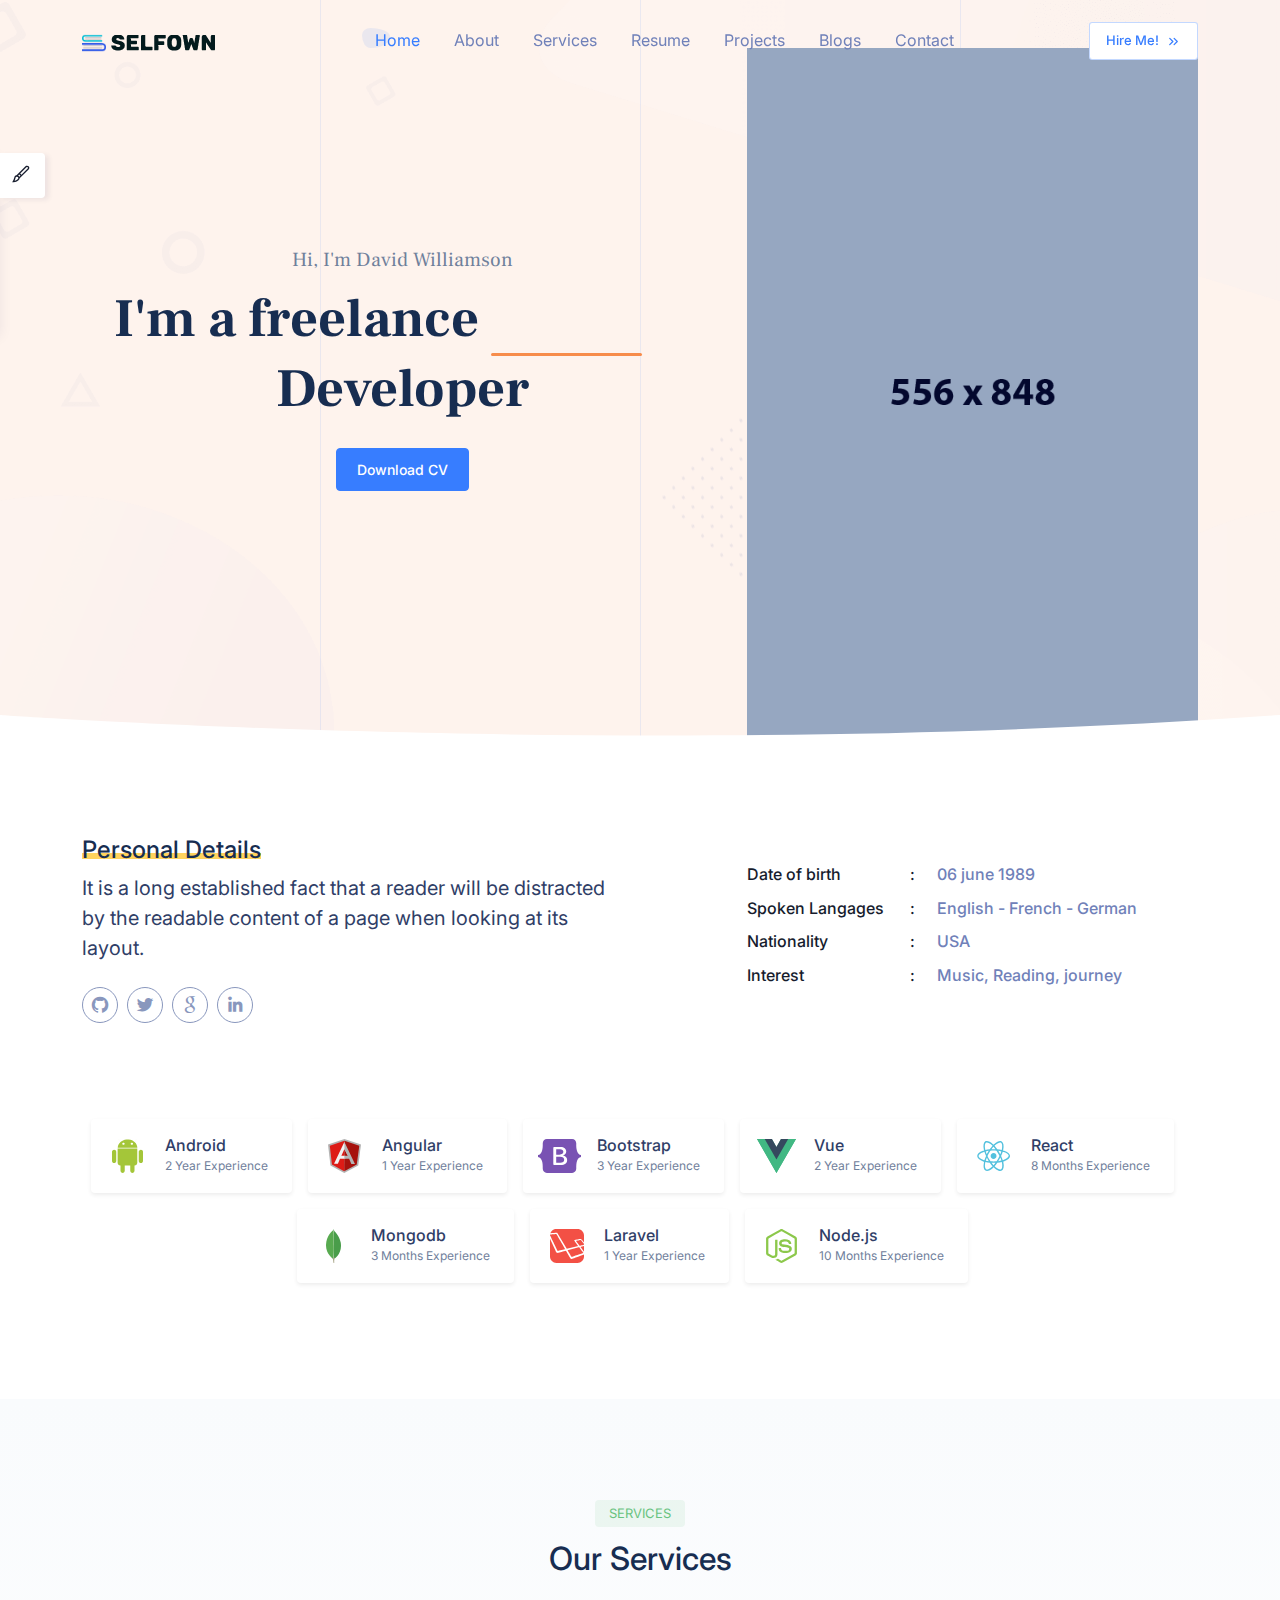
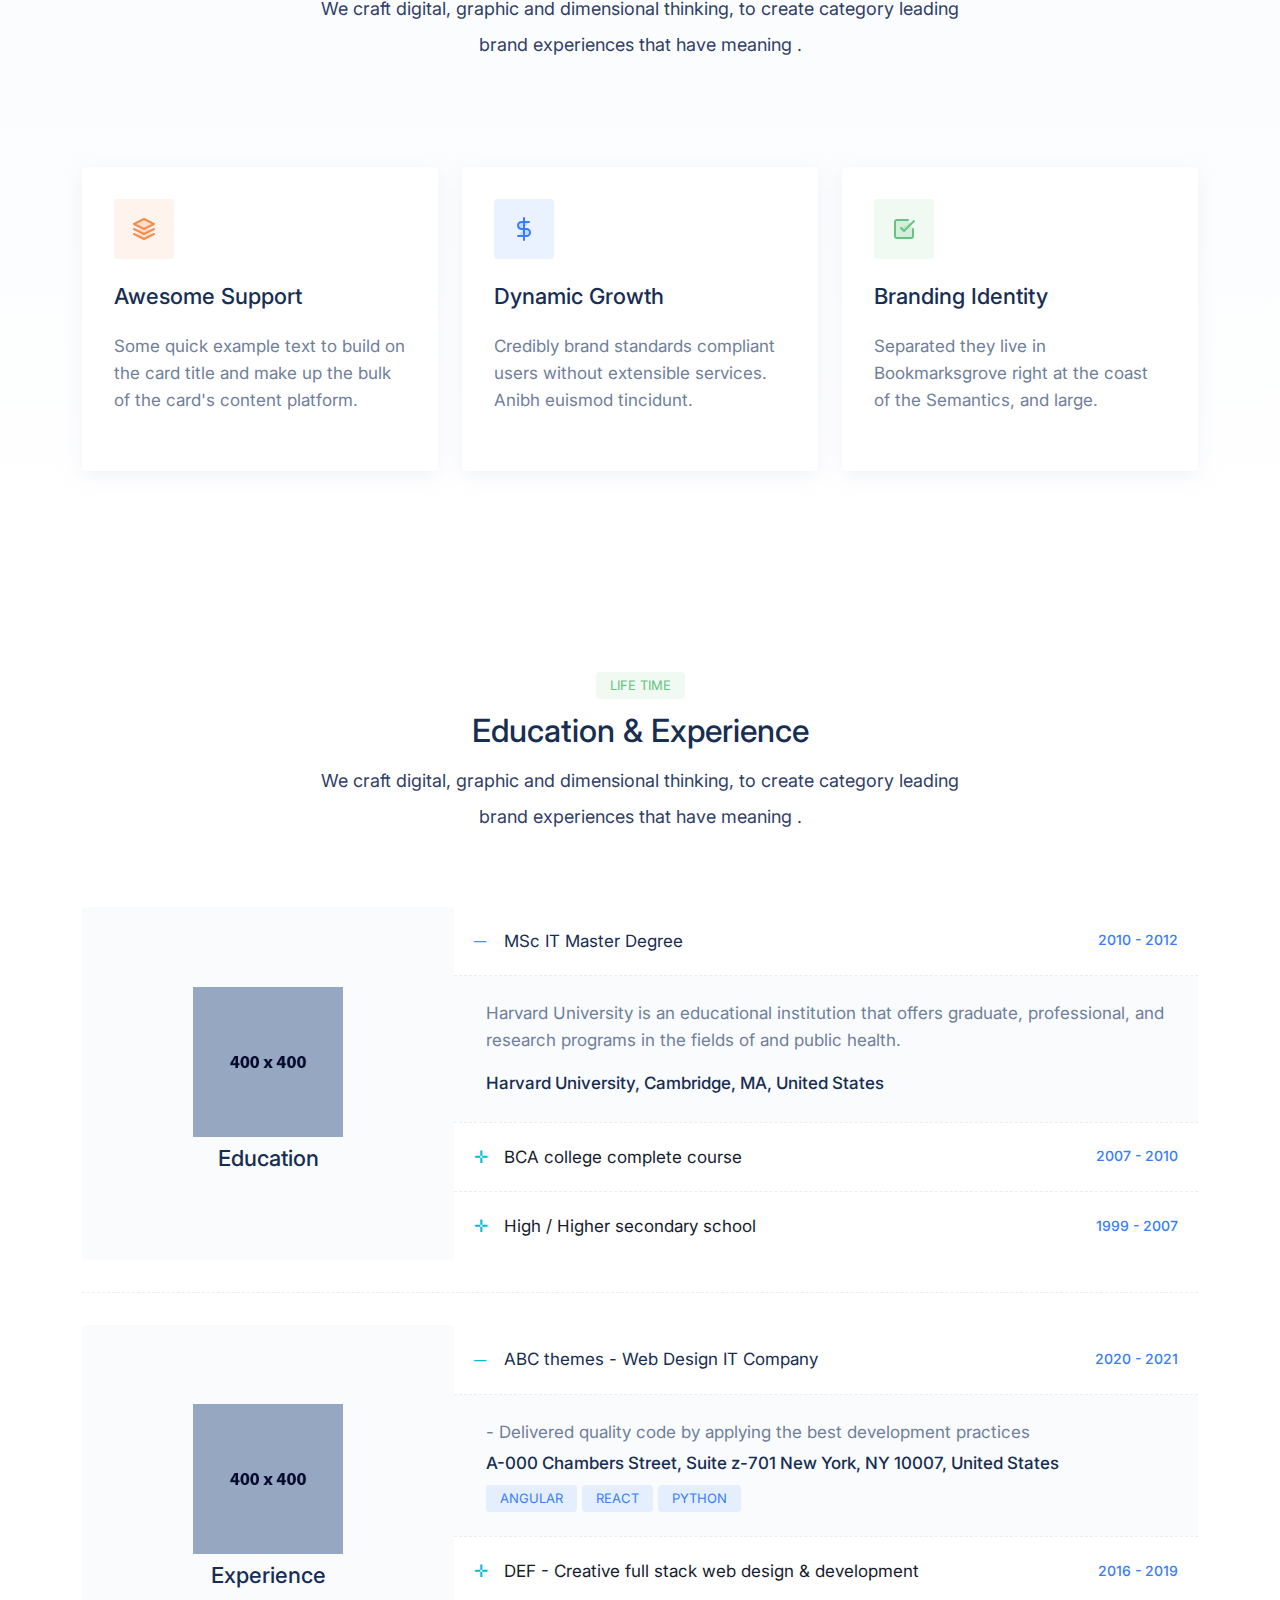
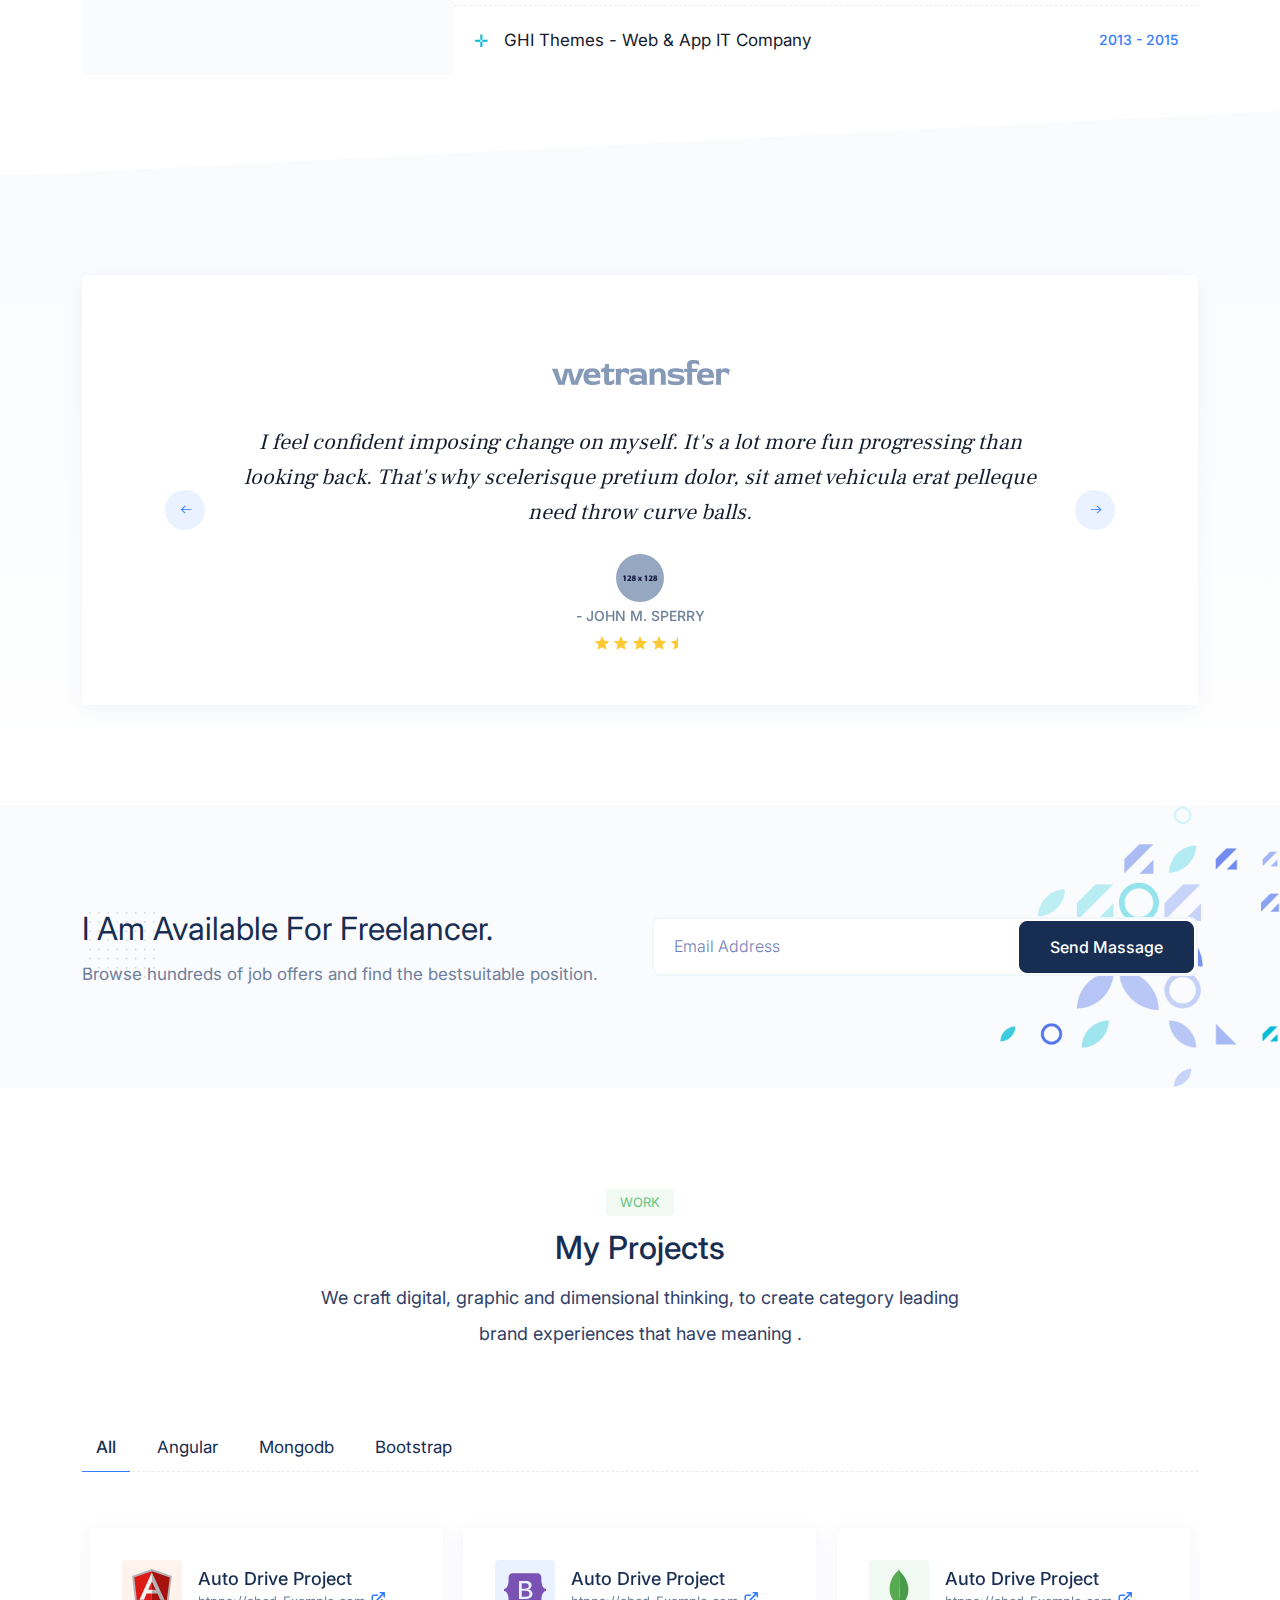
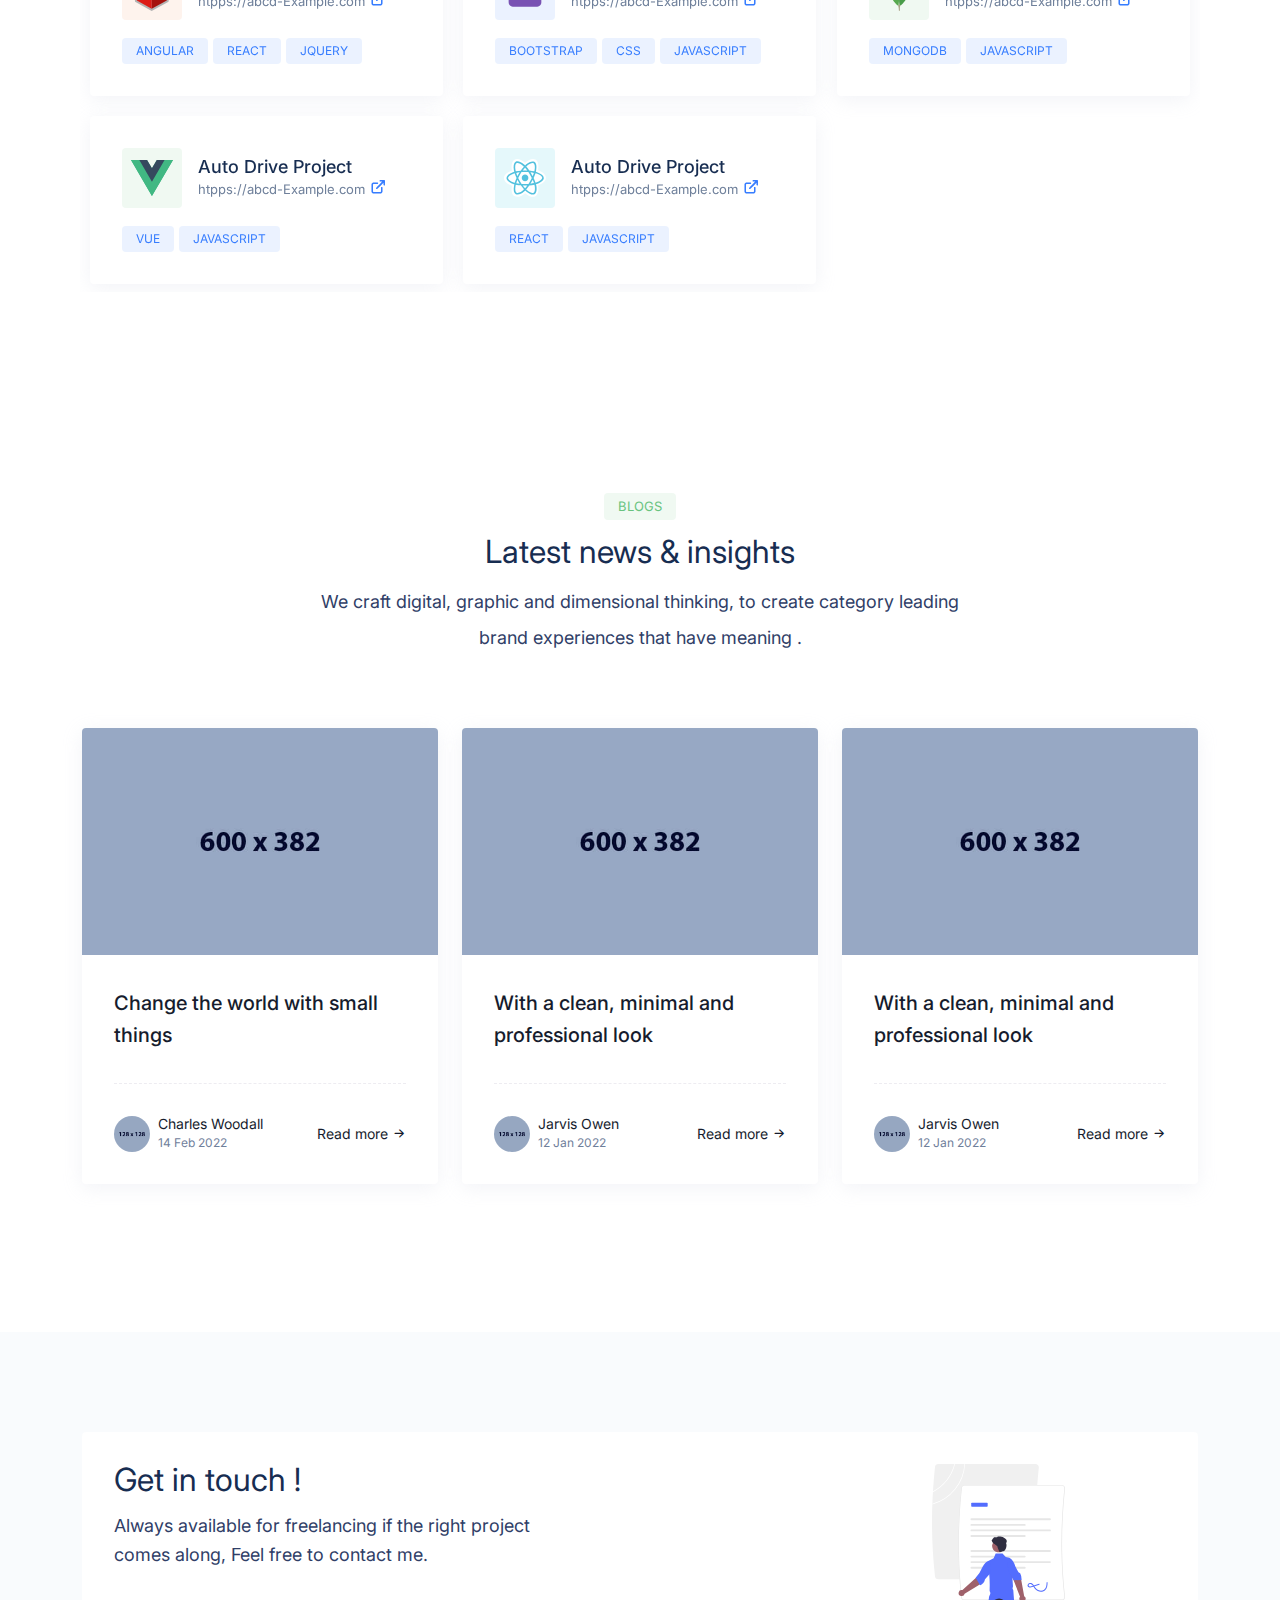
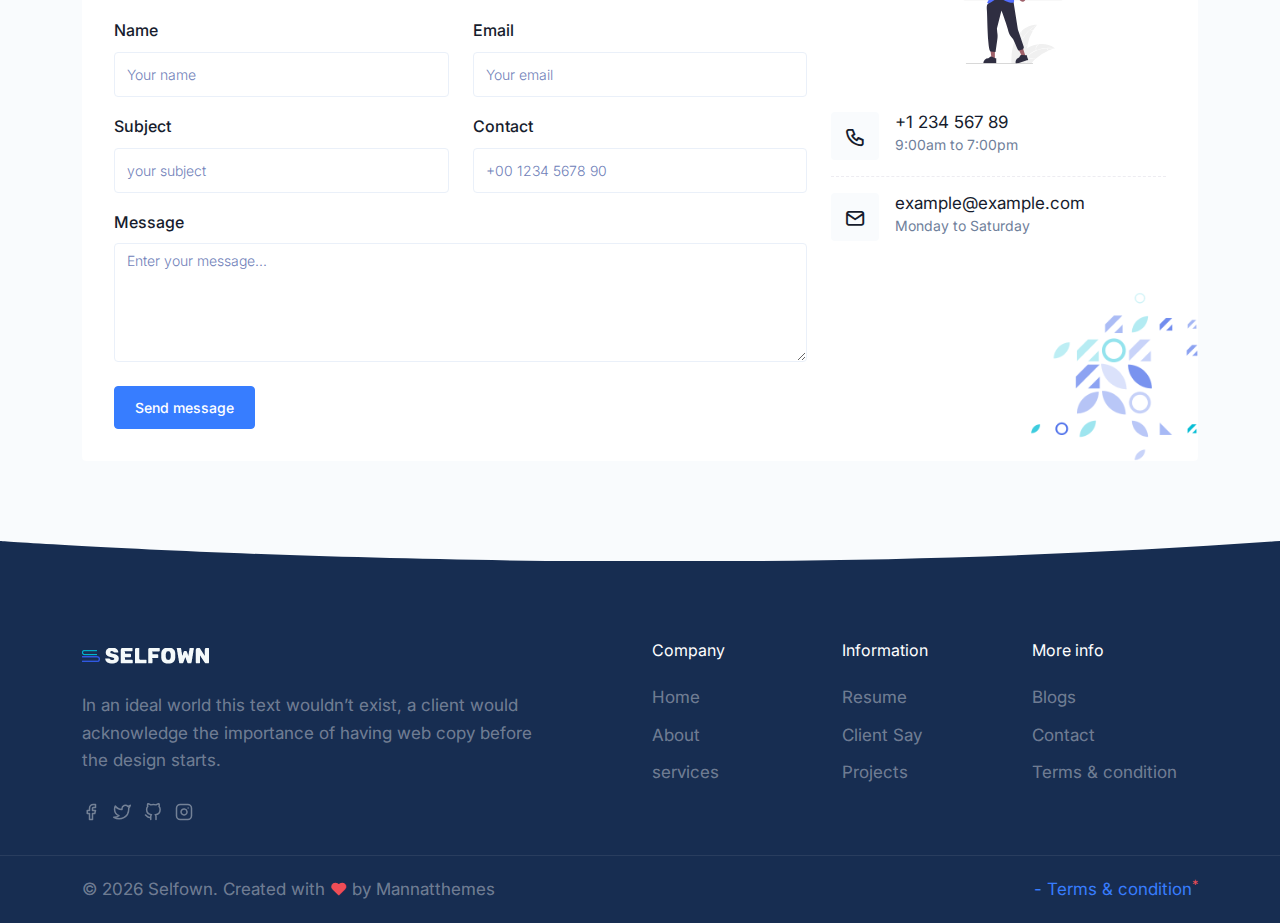
<file: index-6.html>
<!DOCTYPE html>
<html lang="en">
    <head>
        <meta charset="utf-8" />
        <title>Selfown - Responsive Personal page</title>
        <meta name="viewport" content="width=device-width, initial-scale=1.0" />
        <meta name="description" content="Premium Bootstrap 5 Template" />
        <meta name="keywords" content="bootstrap 5, premium, marketing, multipurpose" />
        <meta content="Mannatthemes" name="author" />

        <!-- favicon -->
        <link rel="shortcut icon" href="images/favicon.ico" />

        <!-- css -->
        <link href="css/bootstrap.min.css" rel="stylesheet" type="text/css" />
        <link href="css/style.min.css" rel="stylesheet" type="text/css" />

        <!-- colors -->
        <link href="css/colors/info.css" rel="stylesheet" type="text/css" id="color-opt" />
    </head>

    <body data-bs-spy="scroll" data-bs-target=".navbar" data-bs-offset="80" >
        <!-- start navbar -->
        <nav class="navbar navbar-expand-lg fixed-top sticky" id="navbar">
            <div class="container">
                <a href="index-6.html" class="navbar-brand">
                    <img src="images/logo-sm.png" class="logo-sm" alt="" height="24" />
                    <img src="images/logo-light.png" class="logo-light" alt="" height="16" />
                    <img src="images/logo-dark.png" class="logo-dark" alt="" height="16" />
                </a><!--end navbar-brand-->
                <a href="javascript:void(0)" class="navbar-toggler" data-bs-toggle="collapse" data-bs-target="#navbarNav" aria-controls="navbarNav" aria-expanded="false" aria-label="Toggle navigation">
                    <span class="navbar-toggle-icon"><i data-feather="menu"></i></span>
                </a><!--end navbar-toggler-->

                <div class="collapse navbar-collapse" id="navbarNav">
                    <ul class="navbar-nav mx-auto navbar-center mt-lg-0 mt-2">
                        <li class="nav-item">
                            <a class="nav-link active" href="index.html">Home</a>
                        </li><!--end nav-item-->
                        <li class="nav-item">
                            <a class="nav-link" href="about.html">About</a>
                        </li><!--end nav-item-->
                        <li class="nav-item">
                            <a class="nav-link" href="services.html">Services</a>
                        </li><!--end nav-item-->                        
                        <li class="nav-item">
                            <a class="nav-link" href="resume.html">Resume</a>
                        </li><!--end nav-item-->
                        <li class="nav-item">
                            <a class="nav-link" href="projects.html">Projects</a>
                        </li><!--end nav-item-->
                        <li class="nav-item">
                            <a class="nav-link" href="blogs.html">Blogs</a>
                        </li><!--end nav-item-->
                        <li class="nav-item">
                            <a class="nav-link" href="contact.html">Contact</a>
                        </li><!--end nav-item-->
                    </ul><!--end navbar-nav-->
                    <a href="#" class="btn btn-sm nav-btn text-primary mb-4 mb-lg-0">Hire Me! <i class="icon-xxs ms-1" data-feather="chevrons-right"></i></a>
                </div><!-- end #navbarNav -->
            </div><!-- end container -->
        </nav>
        <!-- end navbar -->

        <!-- start hero -->
        <section class="hero-one position-relative main-bg" id="home"  style="background-image: url(images/personal/main-bg.png); background-size: cover; background-position: center center;">
            <div class="container">
                <div class="lines">
                    <div class="line"></div>
                    <div class="line"></div>
                    <div class="line"></div>
                </div>
                <div class="row align-items-center justify-content-center">
                    <div class="col-lg-7 text-center px-0 px-xl-4 mt-5 mt-lg-0 pt-5 pt-lg-0">
                        <h5 class="d-inline-block py-1 px-3 rounded text-muted font-secondary">Hi, I'm David Williamson</h5>
                        <h1 class="hero-title mb-4 font-secondary fo">I'm a freelance 
                            <div class="position-relative d-inline-block" style="margin-bottom: -20px;" data-delay="2200" data-words>
								&nbsp;
								<span class="text-anim-items">
									<span class="text-anim-item px-2"><span>React</span></span>
									<span class="text-anim-item px-2"><span>Flutter </span></span>
									<span class="text-anim-item px-2"><span>Python</span></span>
								</span>
								<span class="anim-line bg-orange"></span>
							</span>
                        </div> 
                            Developer
                        </h1>   
                        <span class="wrap"></span>                     
                        <div class="mb-5 mb-lg-0">                           
                            <div class="d-inline-block">
                                <a href="#" class="btn btn-primary">Download CV</a>
                            </div>
                        </div>
                    </div><!--end col-->  
                    <div class="col-lg-5  mx-auto mt-5"> 
                        <img src="images/personal/1.png" alt="" class="img-fluid ml-lg-5">
                    </div><!--end col-->                 
                </div><!--end row-->             
            </div><!-- end container -->
        </section>
        <!-- end hero -->
        <div class="position-relative">
            <div class="shape overflow-hidden text-white">
                <svg viewBox="0 0 2880 48" fill="none" xmlns="http://www.w3.org/2000/svg">
                    <path d="M0 48H1437.5H2880V0H2160C1442.5 52 720 0 720 0H0V48Z" fill="currentColor"></path>
                </svg>
            </div>
        </div>
        <!-- start about -->
        <section class="section" id="about">
            <div class="container">
                <div class="row align-items-center">                
                    <div class="col-lg-6 align-self-center">
                        <h5 class="fs-24 text-dark fw-medium"><mark>Personal Details</mark></h5>       
                        <h4 class="fw-normal lh-base text-gray-700 mb-4 fs-20">It is a long established fact 
                            that a reader will be distracted by the readable content of a page when looking at its layout. 
                        </h4>
                        <div class="social">
                            <a href="#">
                                <i class="lab la-github github me-1"></i>
                            </a>
                            <a href="#">
                                <i class="lab la-twitter twitter me-1"></i>
                            </a>
                            <a href="#">
                                <i class="lab la-google google me-1"></i>
                            </a>
                            <a href="#">
                                <i class="lab la-linkedin-in linkedin me-1"></i>
                            </a>
                        </div>
                    </div><!--end col--> 
                    <div class="col-lg-5 ms-auto align-self-center">
                        <div class="mb-5 mb-lg-0">
                            <p class="mb-2">
                                <span class="personal-detail-title">Date of birth</span> 
                                <span class="personal-detail-info">06 june 1989</span>
                            </p>
                            <p class="mb-2">
                                <span class="personal-detail-title">Spoken Langages</span> 
                                <span class="personal-detail-info">English - French - German</span>
                            </p>
                            <p class="mb-2">
                                <span class="personal-detail-title">Nationality</span> 
                                <span class="personal-detail-info">USA</span>
                            </p>
                            <p class="mb-2">
                                <span class="personal-detail-title">Interest</span> 
                                <span class="personal-detail-info">Music, Reading, journey</span>
                            </p>
                        </div>
                    </div><!--end col-->
                    <div class="col-12 mt-5">
                        <div class="d-flex flex-wrap justify-content-center  mt-4 mt-md-5">
                            <div class="mx-3 ms-sm-0 ms-sm-0 mb-3 card-bg rounded p-1 pe-3 p-md-3 pe-md-4 shadow-sm">
                                <div class="d-flex align-items-center">
                                    <div class="thumb-md d-flex flex-wrap justify-content-center align-items-center">
                                        <img src="images/logos/android.svg" alt="" class="" height="34">
                                    </div>
                                    <div class="ms-3">
                                        <h6 class="mb-0 fw-medium text-gray-700">Android</h6>
                                        <p class="text-muted mb-0 fs-12">2 Year Experience</p>
                                    </div>
                                </div>                           
                            </div><!--/div-->
                            <div class="mx-3 ms-sm-0 ms-sm-0 mb-3 card-bg rounded p-1 pe-3 p-md-3 pe-md-4 shadow-sm">
                                <div class="d-flex align-items-center">
                                    <div class="thumb-md d-flex flex-wrap justify-content-center align-items-center">
                                        <img src="images/logos/Angular.svg" alt="" class="" height="34">
                                    </div>
                                    <div class="ms-3">
                                        <h6 class="mb-0 fw-medium text-gray-700">Angular</h6>
                                        <p class="text-muted mb-0 fs-12">1 Year Experience</p>
                                    </div>
                                </div>                           
                            </div><!--/div-->
                            <div class="mx-3 ms-sm-0 ms-sm-0 mb-3 card-bg rounded p-1 pe-3 p-md-3 pe-md-4 shadow-sm">
                                <div class="d-flex align-items-center">
                                    <div class="thumb-md d-flex flex-wrap justify-content-center align-items-center">
                                        <img src="images/logos/bootstrap.svg" alt="" class="" height="34">
                                    </div>
                                    <div class="ms-3">
                                        <h6 class="mb-0 fw-medium text-gray-700">Bootstrap</h6>
                                        <p class="text-muted mb-0 fs-12">3 Year Experience</p>
                                    </div>
                                </div>                           
                            </div><!--/div-->
                            <div class="mx-3 ms-sm-0 ms-sm-0 mb-3 card-bg rounded p-1 pe-3 p-md-3 pe-md-4 shadow-sm">
                                <div class="d-flex align-items-center">
                                    <div class="thumb-md d-flex flex-wrap justify-content-center align-items-center">
                                        <img src="images/logos/vue.svg" alt="" class="" height="34">
                                    </div>
                                    <div class="ms-3">
                                        <h6 class="mb-0 fw-medium text-gray-700">Vue</h6>
                                        <p class="text-muted mb-0 fs-12">2 Year Experience</p>
                                    </div>
                                </div>                           
                            </div><!--/div-->
                            <div class="mx-3 ms-sm-0 ms-sm-0 mb-3 card-bg rounded p-1 pe-3 p-md-3 pe-md-4 shadow-sm">
                                <div class="d-flex align-items-center">
                                    <div class="thumb-md d-flex flex-wrap justify-content-center align-items-center">
                                        <img src="images/logos/react.svg" alt="" class="" height="34">
                                    </div>
                                    <div class="ms-3">
                                        <h6 class="mb-0 fw-medium text-gray-700">React</h6>
                                        <p class="text-muted mb-0 fs-12">8 Months Experience</p>
                                    </div>
                                </div>                           
                            </div><!--/div-->
                            <div class="mx-3 ms-sm-0 ms-sm-0 mb-3 card-bg rounded p-1 pe-3 p-md-3 pe-md-4 shadow-sm">
                                <div class="d-flex align-items-center">
                                    <div class="thumb-md d-flex flex-wrap justify-content-center align-items-center">
                                        <img src="images/logos/mongodb.svg" alt="" class="" height="34">
                                    </div>
                                    <div class="ms-3">
                                        <h6 class="mb-0 fw-medium text-gray-700">Mongodb</h6>
                                        <p class="text-muted mb-0 fs-12">3 Months Experience</p>
                                    </div>
                                </div>                           
                            </div><!--/div-->
                            <div class="mx-3 ms-sm-0 ms-sm-0 mb-3 card-bg rounded p-1 pe-3 p-md-3 pe-md-4 shadow-sm">
                                <div class="d-flex align-items-center">
                                    <div class="thumb-md d-flex flex-wrap justify-content-center align-items-center">
                                        <img src="images/logos/laravel.svg" alt="" class="" height="34">
                                    </div>
                                    <div class="ms-3">
                                        <h6 class="mb-0 fw-medium text-gray-700">Laravel</h6>
                                        <p class="text-muted mb-0 fs-12">1 Year Experience</p>
                                    </div>
                                </div>                           
                            </div><!--/div-->
                            <div class="mx-3 ms-sm-0 ms-sm-0 mb-3 card-bg rounded p-1 pe-3 p-md-3 pe-md-4 shadow-sm">
                                <div class="d-flex align-items-center">
                                    <div class="thumb-md d-flex flex-wrap justify-content-center align-items-center">
                                        <img src="images/logos/nodejs-icon.svg" alt="" class="" height="34">
                                    </div>
                                    <div class="ms-3">
                                        <h6 class="mb-0 fw-medium text-gray-700">Node.js</h6>
                                        <p class="text-muted mb-0 fs-12">10 Months Experience</p>
                                    </div>
                                </div>                           
                            </div><!--/div-->
                        </div><!-- End div -->
                    </div><!-- End Col -->
                </div><!--end row--> 
            </div><!-- end container -->
        </section>
        <!-- end about -->
        <!-- start services -->
        <section class="section bg-gradient-light-white" id="services">
            <div class="container">                
                <div class="row justify-content-center mb-4">
                    <div class="col-12 col-md-10 col-lg-7 text-center">
                        <span class="badge badge-lg rounded bg-soft-alt-success fw-normal fs-13 text-uppercase">Services</span>
                        <h2 class="fs-2 fw-medium lh-1 text-dark my-3">Our Services</h2>                        
                        <p class="text-gray-700 fs-18 fs-lg mb-4 mb-md-5 lh-lg">
                            We craft digital, graphic and dimensional thinking, to create category leading brand experiences that have meaning .
                        </p>
                    </div><!--end col-->
                </div><!--end row-->
                <div class="row">
                    <div class="col-lg-4 col-md-6 mt-4 pt-2">
                        <div class="card rounded shadow border-0">
                            <div class="card-body p-4 m-2">
                                <div class="bg-soft-alt-orange d-flex justify-content-center align-items-center thumb-xl  rounded">
                                    <i data-feather="layers" class="align-self-center svg-orange icon-md"></i>  
                                </div>
                                <h5 class="text-dark fs-22 fw-medium my-4">Awesome Support</h5>
                                <p class="text-muted pb-4">Some quick example text to build on the card title and make up the bulk of the card's content platform.</p>
                            </div><!-- end card-body -->
                        </div><!-- end card -->
                    </div><!-- end col -->
                    <div class="col-lg-4 col-md-6 mt-4 pt-2">
                        <div class="card rounded shadow  border-0">
                            <div class="card-body p-4 m-2">
                                <div class="bg-soft-alt-info d-flex justify-content-center align-items-center thumb-xl  rounded">
                                    <i data-feather="dollar-sign" class="align-self-center svg-info icon-md"></i>  
                                </div>
                                <h5 class="text-dark fs-22 fw-medium my-4">Dynamic Growth</h5>
                                <p class="text-muted pb-4">Credibly brand standards compliant users without extensible services. Anibh euismod tincidunt.</p>
                            </div><!-- end card-body -->
                        </div><!-- end card -->
                    </div><!-- end col -->
                    <div class="col-lg-4 col-md-6 mt-4 pt-2">
                        <div class="card rounded shadow  border-0">
                            <div class="card-body p-4 m-2">
                                <div class="bg-soft-alt-success d-flex justify-content-center align-items-center thumb-xl  rounded">
                                    <i data-feather="check-square" class="align-self-center svg-success icon-md"></i>  
                                </div>
                                <h5 class="text-dark fs-22 fw-medium my-4">Branding Identity</h5>
                                <p class="text-muted pb-4">Separated they live in Bookmarksgrove right at the coast of the Semantics, and large.</p>
                            </div><!-- end card-body -->
                        </div><!-- end card -->
                    </div><!-- end col -->
                </div><!-- end row -->
            </div><!-- end container -->
        </section>
        <!-- end services -->

        
        <!-- start resume -->
        <section class="section" id="resume">
            <div class="container">                
                <div class="row justify-content-center mb-4">
                    <div class="col-12 col-md-10 col-lg-7 text-center">
                        <span class="badge badge-lg rounded bg-soft-alt-success fw-normal fs-13 text-uppercase">Life Time</span>
                        <h2 class="fs-2 fw-medium lh-1 text-dark my-3">Education & Experience</h2>
                        <p class="text-gray-700 fs-18 fs-lg mb-4 mb-md-5 lh-lg">
                            We craft digital, graphic and dimensional thinking, to create category leading brand experiences that have meaning .
                        </p>
                    </div><!--end col-->
                </div><!--end row-->
                <div class="row">
                    <div class="col-12">
                        <div class="row g-0">
                            <div class="col-lg-4 col-md-6">
                                <div class="card rounded bg-light h-100 border-0">
                                    <div class="card-body d-flex justify-content-center align-items-center">
                                        <div class="mx-auto text-center">
                                            <img src="images/personal/school.png" alt="" class="vector-dark" height="150">
                                            <img src="images/personal/school-light.png" alt="" class="vector-light" height="150">
                                            <h5 class="text-dark fs-22 fw-medium my-2">Education</h5>     
                                        </div>                          
                                    </div><!-- end card-body -->
                                </div><!-- end card -->
                            </div><!-- end col -->
                            <div class="col-lg-8 col-md-6">
                                <div class="card rounded bg-white  h-100 border-0">
                                    <div class="card-body p-0">
                                        <div class="accordion accordion-flush" id="Education_accordion">
                                            <div class="accordion-item">
                                                <h2 class="accordion-header" id="prime">
                                                    <button class="accordion-button" type="button" data-bs-toggle="collapse" data-bs-target="#Education_one" aria-expanded="false">                                                        
                                                        MSc IT Master Degree
                                                        <span class="fw-medium text-primary ms-auto fs-14">2010 - 2012</span>
                                                    </button>
                                                </h2>
                                                <div id="Education_one" class="accordion-collapse collapse show" aria-labelledby="prime" data-bs-parent="#Education_accordion">
                                                    <div class="accordion-body">
                                                        <p class="text-muted mb-3">Harvard University is an educational institution that offers graduate, 
                                                            professional, and research programs 
                                                            in the fields of and public health.
                                                        </p>
                                                        <p class="fw-medium">Harvard University, Cambridge, MA, United States</p>
                                                    </div>
                                                </div>
                                            </div><!--end accordion-item-->
                                            <div class="accordion-item">
                                                <h2 class="accordion-header" id="second">
                                                    <button class="accordion-button collapsed" type="button" data-bs-toggle="collapse" data-bs-target="#Education_two" aria-expanded="false">
                                                    BCA college complete course
                                                    <span class="fw-medium text-primary ms-auto fs-14">2007 - 2010</span>
                                                    </button>
                                                </h2>
                                                <div id="Education_two" class="accordion-collapse collapse" aria-labelledby="second" data-bs-parent="#Education_accordion">
                                                    <div class="accordion-body">
                                                        <p class="text-muted mb-3">Columbia University is an educational institution that offers graduate, 
                                                            professional, and research programs 
                                                            in the fields of and public health.
                                                        </p>
                                                        <p class="fw-medium">Columbia University, New York, NY, United States</p>
                                                    </div>
                                                </div>
                                            </div><!--end accordion-item-->
                                            <div class="accordion-item">
                                                <h2 class="accordion-header" id="higher">
                                                    <button class="accordion-button collapsed" type="button" data-bs-toggle="collapse" data-bs-target="#Education_three" aria-expanded="false">
                                                        High / Higher secondary school
                                                    <span class="fw-medium text-primary ms-auto fs-14">1999 - 2007</span>
                                                    </button>
                                                </h2>
                                                <div id="Education_three" class="accordion-collapse collapse" aria-labelledby="higher" data-bs-parent="#Education_accordion">
                                                    <div class="accordion-body">
                                                        <p class="text-muted mb-3">Princeton University is an educational institution that offers graduate, 
                                                            professional, and research programs 
                                                            in the fields of and public health.
                                                        </p>
                                                        <p class="fw-medium">Princeton University, Princeton, NJ, United States</p>
                                                    </div>
                                                </div>
                                            </div><!--end accordion-item-->
                                        </div><!--end accordion-->
                                    </div><!-- end card-body -->
                                </div><!-- end card -->
                            </div><!-- end col -->                            
                        </div><!-- end row -->
                        <hr class="hr-dashed">
                        <div class="row g-0">
                            <div class="col-lg-4 col-md-6">
                                <div class="card rounded bg-light h-100 border-0">
                                    <div class="card-body d-flex justify-content-center align-items-center">
                                        <div class="mx-auto text-center">
                                            <img src="images/personal/job.png" alt="" class="vector-dark" height="150">
                                            <img src="images/personal/job-light.png" alt="" class="vector-light" height="150">
                                            <h5 class="text-dark fs-22 fw-medium my-2">Experience</h5>     
                                        </div>                          
                                    </div><!-- end card-body -->
                                </div><!-- end card -->
                            </div><!-- end col -->
                            <div class="col-lg-8 col-md-6">
                                <div class="card rounded bg-white  h-100 border-0">
                                    <div class="card-body p-0">
                                        <div class="accordion accordion-flush" id="Experience_accordion">
                                            <div class="accordion-item">
                                                <h2 class="accordion-header" id="first-co">
                                                    <button class="accordion-button" type="button" data-bs-toggle="collapse" data-bs-target="#Experience_one" aria-expanded="false">
                                                        ABC themes - Web Design IT Company
                                                        <span class="fw-medium text-primary ms-auto fs-14">2020 - 2021</span>
                                                    </button>
                                                </h2>
                                                <div id="Experience_one" class="accordion-collapse collapse show" aria-labelledby="first-co" data-bs-parent="#Experience_accordion">
                                                    <div class="accordion-body">
                                                        <p class="text-muted mb-1">- Delivered quality code by applying the best development practices</p>
                                                        <p class="fw-medium">A-000 Chambers Street, Suite z-701 New York, NY 10007, United States</p>
                                                        <span class="badge badge-lg rounded bg-soft-alt-info fw-normal fs-13 text-uppercase mt-2">Angular</span>
                                                        <span class="badge badge-lg rounded bg-soft-alt-info fw-normal fs-13 text-uppercase mt-2">React</span>
                                                        <span class="badge badge-lg rounded bg-soft-alt-info fw-normal fs-13 text-uppercase mt-2">Python</span>
                                                    </div>
                                                </div>
                                            </div><!--end accordion-item-->
                                            <div class="accordion-item">
                                                <h2 class="accordion-header" id="second-co">
                                                    <button class="accordion-button collapsed" type="button" data-bs-toggle="collapse" data-bs-target="#Experience_two" aria-expanded="false">
                                                    DEF - Creative full stack web design & development
                                                    <span class="fw-medium text-primary ms-auto fs-14">2016 - 2019</span>
                                                    </button>
                                                </h2>
                                                <div id="Experience_two" class="accordion-collapse collapse" aria-labelledby="second-co" data-bs-parent="#Experience_accordion">
                                                    <div class="accordion-body">
                                                        <p class="text-muted mb-1">- Delivered quality code by applying the best development practices</p>
                                                        <p class="fw-medium">A-000 Chambers Street, Suite z-701 New York, NY 10007, United States</p>
                                                        <span class="badge badge-lg rounded bg-soft-alt-info fw-normal fs-13 text-uppercase mt-2">Laravel</span>
                                                        <span class="badge badge-lg rounded bg-soft-alt-info fw-normal fs-13 text-uppercase mt-2">Bootstrap</span>
                                                        <span class="badge badge-lg rounded bg-soft-alt-info fw-normal fs-13 text-uppercase mt-2">javascript</span>
                                                    </div>
                                                </div>
                                            </div><!--end accordion-item-->
                                            <div class="accordion-item">
                                                <h2 class="accordion-header" id="third-co">
                                                    <button class="accordion-button collapsed" type="button" data-bs-toggle="collapse" data-bs-target="#Experience_three" aria-expanded="false">
                                                       GHI Themes - Web & App IT Company
                                                    <span class="fw-medium text-primary ms-auto fs-14">2013 - 2015</span>
                                                    </button>
                                                </h2>
                                                <div id="Experience_three" class="accordion-collapse collapse" aria-labelledby="third-co" data-bs-parent="#Experience_accordion">
                                                    <div class="accordion-body">
                                                        <p class="text-muted mb-1">- Delivered quality code by applying the best development practices</p>
                                                        <p class="fw-medium">A-000 Chambers Street, Suite z-701 New York, NY 10007, United States</p>
                                                        <span class="badge badge-lg rounded bg-soft-alt-info fw-normal fs-13 text-uppercase mt-2">Node.js</span>
                                                        <span class="badge badge-lg rounded bg-soft-alt-info fw-normal fs-13 text-uppercase mt-2">Php.net</span>
                                                        <span class="badge badge-lg rounded bg-soft-alt-info fw-normal fs-13 text-uppercase mt-2">Django</span>
                                                    </div>
                                                </div>
                                            </div><!--end accordion-item-->
                                        </div><!--end accordion-->
                                    </div><!-- end card-body -->
                                </div><!-- end card -->
                            </div><!-- end col -->
                        </div><!--end row-->
                    </div><!-- end col -->
                </div><!-- end row -->
            </div><!-- end container -->
        </section>
        <!-- end resume -->
        
        <div class="position-relative"> 
            <div class="shape overflow-hidden text-light"> 
                <svg viewBox="0 0 2880 150" fill="none" xmlns="http://www.w3.org/2000/svg"> <path d="M110 105L2160 0H2880V150H0V105H110Z" fill="currentColor"></path> </svg>
            </div>
        </div>
        <!--what client says -->
        <section class="section bg-gradient-light-white" id="review">
            <div class="container">  
                <div class="row">
                    <div class="col-lg-12 mx-auto">                       
                        <div class="card rounded shadow ">                            
                            <div class="client-carousel">
                                <div class="row align-items-center">
                                    <div class="col-lg-10 p-5 mx-auto">                                        
                                        <div class="client-carousel">
                                            <div id="demo" class="carousel carousel-dark slide" data-bs-ride="carousel" data-bs-wrap="true">                                            
                                                <div class="carousel-inner">
                                                    <div class="carousel-item text-center active" data-bs-interval="4000">
                                                        <img src="images/logos/logo-1.svg" alt="" class="my-3" height="70">
                                                        <p class="font-secondary fs-22 fst-italic mb-4 px-4">                                                    
                                                            I feel confident imposing change on myself. 
                                                            It's a lot more fun progressing than looking back. 
                                                            That's why scelerisque pretium dolor, 
                                                            sit amet vehicula erat pelleque need throw curve balls.                                                    
                                                        </p>
                                                        <img src="images/users/user-3.jpg" alt="" class="thumb-lg rounded-circle d-block mx-auto">
                                                        <span class="text-uppercase text-muted fs-14 fw-medium">- John M. Sperry</span>
                                                        <ul class="list-inline mb-0 align-self-center">
                                                            <li class="list-inline-item"><i class="la la-star text-warning fs-16"></i></li>
                                                            <li class="list-inline-item"><i class="la la-star text-warning fs-16 ms-n2"></i></li>
                                                            <li class="list-inline-item"><i class="la la-star text-warning fs-16 ms-n2"></i></li>
                                                            <li class="list-inline-item"><i class="la la-star text-warning fs-16 ms-n2"></i></li>
                                                            <li class="list-inline-item"><i class="la la-star-half-o text-warning fs-16 ms-n2"></i></li>
                                                        </ul>
                                                    </div>
                                                    <div class="carousel-item text-center" data-bs-interval="4000">
                                                        <img src="images/logos/logo-3.svg" alt="" class="my-3" height="70">
                                                        <p class="font-secondary fs-22 fst-italic mb-4 px-4">                                                    
                                                            I feel confident imposing change on myself. 
                                                            It's a lot more fun progressing than looking back. 
                                                            That's why scelerisque pretium dolor, 
                                                            sit amet vehicula erat pelleque need throw curve balls.                                                    
                                                        </p>
                                                        <img src="images/users/user-5.jpg" alt="" class="thumb-lg rounded-circle d-block mx-auto">
                                                        <span class="text-uppercase text-muted fs-14 fw-medium">- Larry J. Akins</span>
                                                        <ul class="list-inline mb-0 align-self-center">
                                                            <li class="list-inline-item"><i class="la la-star text-warning fs-16"></i></li>
                                                            <li class="list-inline-item"><i class="la la-star text-warning fs-16 ms-n2"></i></li>
                                                            <li class="list-inline-item"><i class="la la-star text-warning fs-16 ms-n2"></i></li>
                                                            <li class="list-inline-item"><i class="la la-star text-warning fs-16 ms-n2"></i></li>
                                                            <li class="list-inline-item"><i class="la la-star-half-o text-warning fs-16 ms-n2"></i></li>
                                                        </ul>
                                                    </div>
                                                </div>                                            
                                            </div> 
                                            <button class="carousel-control-prev" type="button" data-bs-target="#demo" data-bs-slide="prev">
                                                <span class="carousel-control-prev-icon"></span>
                                            </button>
                                            <button class="carousel-control-next" type="button" data-bs-target="#demo" data-bs-slide="next">
                                                <span class="carousel-control-next-icon"></span>
                                            </button>
                                        </div> <!--end client-carousel-->                                        
                                    </div><!--end col-->                                 
                                </div><!-- end row -->                                 
                             </div><!--end card-body-->
                        </div><!--end card-->
                    </div><!--end col-->            
                </div><!-- end row -->                 
            </div><!-- end container -->
        </section>
        <!-- end what client says -->
        
        <section class="section bg-light cta-pettern" id="cta">
            <div class="container">            
                <div class="row align-items-center">
                    <div class="col-lg-6">
                        <div class="pattern-1 position-absolute">
                            <img src="images/p-1.svg" alt="" class="" height="80">
                        </div>
                        <h2 class="text-dark" style="line-height: 1.5; position: relative;">I Am Available For Freelancer.</h2>
                        <p class="text-muted mb-0">Browse hundreds of job offers and find the bestsuitable position.</p>
                    </div><!--end col--> 
                    <div class="col-lg-6 ml-auto">
                        <div class="cta-search">
                            <form class="position-relative">
                                <input type="email" placeholder="Email Address" required="">
                                <button type="submit" class="btn btn-dark">Send Massage</button>
                            </form>
                        </div>
                    </div><!--end col--> 
                </div><!--end row--> 
            </div><!--end container--> 
        </section>
        <!-- start projects -->
        <section class="section" id="projects">
            <div class="container">                
                <div class="row justify-content-center mb-4">
                    <div class="col-12 col-md-10 col-lg-7 text-center">
                        <span class="badge badge-lg rounded bg-soft-alt-success fw-normal fs-13 text-uppercase">Work</span>
                        <h2 class="fs-2 fw-medium lh-1 text-dark my-3">My Projects</h2>
                        <p class="text-gray-700 fs-18 fs-lg mb-4 mb-md-5 lh-lg">
                            We craft digital, graphic and dimensional thinking, to create category leading brand experiences that have meaning .
                        </p>
                    </div><!--end col-->
                </div><!--end row-->
                <div class="row">                    
                    <div class="col-12 filters-group-wrap">
                        <div class="filters-group mb-5">                            
                            <ul class="mb-0 list-unstyled filter-options filter-tab">
                                <li class="list-inline-item position-relative text-dark active" data-group="all">All</li>
                                <li class="list-inline-item position-relative text-dark" data-group="angular">Angular</li>
                                <li class="list-inline-item position-relative text-dark" data-group="mongodb">Mongodb</li>
                                <li class="list-inline-item position-relative text-dark" data-group="bootstrap">Bootstrap</li>
                            </ul>
                        </div>
                    </div><!--end col-->
                </div><!--end row-->
                <div class="row d-flex  g-1 justify-content-center" id="grid">
                    <div class="col-lg-4 col-md-6 picture-item" data-groups='["angular", "bootstrap"]'>
                        <div class="card rounded shadow border-0 m-2">
                            <div class="card-body p-4 m-2">
                                <div class="media mb-3">
                                    <div class="bg-soft-alt-orange d-flex justify-content-center align-items-center thumb-xl  rounded">
                                        <img src="images/logos/Angular.svg" alt="" class="thumb-md">
                                    </div>
                                    <div class="media-body ms-3 align-self-center">
                                        <h5 class="text-dark fs-18 fw-medium m-0">Auto Drive Project</h5>
                                        <p class="text-muted mb-0 fs-13">htpps://abcd-Example.com <a href=""><i class="ti ti-external-link fs-18 text-primary"></i></a></p>
                                    </div><!--end media-body-->
                                </div><!--end media-->  
                                <span class="badge badge-lg rounded bg-soft-alt-info fw-normal fs-12 text-uppercase">Angular</span>
                                <span class="badge badge-lg rounded bg-soft-alt-info fw-normal fs-12 text-uppercase">React</span>
                                <span class="badge badge-lg rounded bg-soft-alt-info fw-normal fs-12 text-uppercase">Jquery</span>
                            </div><!-- end card-body -->
                        </div><!-- end card -->
                    </div><!-- end col -->
                    <div class="col-lg-4 col-md-6 picture-item" data-groups='["bootstrap"]'>
                        <div class="card rounded shadow border-0 m-2">
                            <div class="card-body p-4 m-2">
                                <div class="media mb-3">
                                    <div class="bg-soft-alt-info d-flex justify-content-center align-items-center thumb-xl  rounded">
                                        <img src="images/logos/bootstrap.svg" alt="" class="thumb-md">
                                    </div>
                                    <div class="media-body ms-3 align-self-center">
                                        <h5 class="text-dark fs-18 fw-medium m-0">Auto Drive Project</h5>
                                        <p class="text-muted mb-0 fs-13">htpps://abcd-Example.com <a href=""><i class="ti ti-external-link fs-18 text-primary"></i></a></p>
                                    </div><!--end media-body-->
                                </div><!--end media-->                             
                                <span class="badge badge-lg rounded bg-soft-alt-info fw-normal fs-12 text-uppercase">Bootstrap</span>
                                <span class="badge badge-lg rounded bg-soft-alt-info fw-normal fs-12 text-uppercase">Css</span>
                                <span class="badge badge-lg rounded bg-soft-alt-info fw-normal fs-12 text-uppercase">Javascript</span>
                            </div><!-- end card-body -->
                        </div><!-- end card -->
                    </div><!-- end col -->
                    <div class="col-lg-4 col-md-6 picture-item" data-groups='["mongodb", "vue", "angular"]'>
                        <div class="card rounded shadow border-0 m-2">
                            <div class="card-body p-4 m-2">
                                <div class="media mb-3">
                                    <div class="bg-soft-alt-success d-flex justify-content-center align-items-center thumb-xl  rounded">
                                        <img src="images/logos/mongodb.svg" alt="" class="thumb-md">
                                    </div>
                                    <div class="media-body ms-3 align-self-center">
                                        <h5 class="text-dark fs-18 fw-medium m-0">Auto Drive Project</h5>
                                        <p class="text-muted mb-0 fs-13">htpps://abcd-Example.com <a href=""><i class="ti ti-external-link fs-18 text-primary"></i></a></p>
                                    </div><!--end media-body-->
                                </div><!--end media-->                             
                                <span class="badge badge-lg rounded bg-soft-alt-info fw-normal fs-12 text-uppercase">Mongodb</span>
                                <span class="badge badge-lg rounded bg-soft-alt-info fw-normal fs-12 text-uppercase">Javascript</span>
                            </div><!-- end card-body -->
                        </div><!-- end card -->
                    </div><!-- end col --> 
                    <div class="col-lg-4 col-md-6 picture-item" data-groups='["vue"]'>
                        <div class="card rounded shadow border-0 m-2">
                            <div class="card-body p-4 m-2">
                                <div class="media mb-3">
                                    <div class="bg-soft-alt-success d-flex justify-content-center align-items-center thumb-xl  rounded">
                                        <img src="images/logos/vue.svg" alt="" class="thumb-md">
                                    </div>
                                    <div class="media-body ms-3 align-self-center">
                                        <h5 class="text-dark fs-18 fw-medium m-0">Auto Drive Project</h5>
                                        <p class="text-muted mb-0 fs-13">htpps://abcd-Example.com <a href=""><i class="ti ti-external-link fs-18 text-primary"></i></a></p>
                                    </div><!--end media-body-->
                                </div><!--end media-->                             
                                <span class="badge badge-lg rounded bg-soft-alt-info fw-normal fs-12 text-uppercase">Vue</span>
                                <span class="badge badge-lg rounded bg-soft-alt-info fw-normal fs-12 text-uppercase">Javascript</span>
                            </div><!-- end card-body -->
                        </div><!-- end card -->
                    </div><!-- end col -->
                    <div class="col-lg-4 col-md-6 picture-item" data-groups='["react", "angular"]'>
                        <div class="card rounded shadow border-0 m-2">
                            <div class="card-body p-4 m-2">
                                <div class="media mb-3">
                                    <div class="bg-soft-alt-primary d-flex justify-content-center align-items-center thumb-xl  rounded">
                                        <img src="images/logos/react.svg" alt="" class="thumb-md">
                                    </div>
                                    <div class="media-body ms-3 align-self-center">
                                        <h5 class="text-dark fs-18 fw-medium m-0">Auto Drive Project</h5>
                                        <p class="text-muted mb-0 fs-13">htpps://abcd-Example.com <a href=""><i class="ti ti-external-link fs-18 text-primary"></i></a></p>
                                    </div><!--end media-body-->
                                </div><!--end media-->                             
                                <span class="badge badge-lg rounded bg-soft-alt-info fw-normal fs-12 text-uppercase">React</span>
                                <span class="badge badge-lg rounded bg-soft-alt-info fw-normal fs-12 text-uppercase">Javascript</span>
                            </div><!-- end card-body -->
                        </div><!-- end card -->
                    </div><!-- end col -->                    
                </div><!-- end row -->
            </div><!-- end container -->
        </section>
        <!-- end projects -->
        
        <!-- our blogs -->
        <section class="section " id="blogs">
            <div class="container pb-5">
                <div class="row justify-content-center mb-4">
                    <div class="col-12 col-md-10 col-lg-7 text-center">
                        <span class="badge badge-lg rounded bg-soft-alt-success fw-normal fs-13 text-uppercase">Blogs</span>
                        <h2 class="fs-2 fw-normal lh-1 text-dark my-3">Latest news & insights</h2>
                        <p class="text-gray-700 fs-18 fs-lg mb-4 mb-md-5 lh-lg">
                            We craft digital, graphic and dimensional thinking, to create category leading brand experiences that have meaning .
                        </p>
                    </div><!--end col-->
                </div><!--end row-->
                <div class="row align-items-center">
                    <div class="col-lg-4 col-md-6">
                        <div class="card shadow">
                            <img src="images/personal/1.jpg" alt="" class="img-fluid rounded-top">
                            <div class="card-body">
                                
                                <a href="" class="fs-20 my-0 d-block fw-medium">Change the world with small things</a>
                                <hr class="hr-dashed">
                                <div class="d-flex justify-content-between">
                                    <div class="meta-box">
                                        <div class="media">
                                            <img src="images/users/user-7.jpg" alt="" class="thumb-sm rounded-circle me-2 align-self-center">                                       
                                            <div class="media-body align-self-center text-truncate">
                                                <h6 class="m-0 fs-14">Charles Woodall</h6>
                                                <p class="mb-0 fs-12 text-muted">14 Feb 2022</p>
                                            </div><!--end media-body-->
                                        </div>                                            
                                    </div><!--end meta-box-->
                                    <div class="align-self-center">
                                        <a href="#" class="fs-14">Read more <i class="ti ti-arrow-right align-self-center"></i></a>
                                    </div>
                                </div>                                                                 
                            </div><!--end card-body-->
                        </div><!--end card-->
                    </div><!--end col-->
                    <div class="col-lg-4 col-md-6">
                        <div class="card shadow">
                            <img src="images/personal/3.jpg" alt="" class="img-fluid rounded-top">
                            <div class="card-body">                                
                                <a href="" class="fs-20 my-0 d-block fw-medium">With a clean, minimal and professional look</a>
                                <hr class="hr-dashed">
                                <div class="d-flex justify-content-between">
                                    <div class="meta-box">
                                        <div class="media">
                                            <img src="images/users/user-2.jpg" alt="" class="thumb-sm rounded-circle me-2 align-self-center">                                       
                                            <div class="media-body align-self-center text-truncate">
                                                <h6 class="m-0 fs-14">Jarvis Owen</h6>
                                                <p class="mb-0 fs-12 text-muted">12 Jan 2022</p>
                                            </div><!--end media-body-->
                                        </div>                                            
                                    </div><!--end meta-box-->
                                    <div class="align-self-center">
                                        <a href="#" class="fs-14">Read more <i class="ti ti-arrow-right align-self-center"></i></a>
                                    </div>
                                </div>                                                                 
                            </div><!--end card-body-->
                        </div><!--end card-->
                    </div><!--end col-->           
                    
                    <div class="col-lg-4 col-md-6">
                        <div class="card shadow">
                            <img src="images/personal/2.jpg" alt="" class="img-fluid rounded-top">
                            <div class="card-body">                                
                                <a href="" class="fs-20 my-0 d-block fw-medium">With a clean, minimal and professional look</a>
                                <hr class="hr-dashed">
                                <div class="d-flex justify-content-between">
                                    <div class="meta-box">
                                        <div class="media">
                                            <img src="images/users/user-2.jpg" alt="" class="thumb-sm rounded-circle me-2 align-self-center">                                       
                                            <div class="media-body align-self-center text-truncate">
                                                <h6 class="m-0 fs-14">Jarvis Owen</h6>
                                                <p class="mb-0 fs-12 text-muted">12 Jan 2022</p>
                                            </div><!--end media-body-->
                                        </div>                                            
                                    </div><!--end meta-box-->
                                    <div class="align-self-center">
                                        <a href="#" class="fs-14">Read more <i class="ti ti-arrow-right align-self-center"></i></a>
                                    </div>
                                </div>                                                                 
                            </div><!--end card-body-->
                        </div><!--end card-->
                    </div><!--end col-->            
                </div><!-- end row -->
            </div>
            <!-- end container -->
        </section>
        <!--end projects-->

        <!-- start contact us -->
        <section class="section bg-light" id="contact">
            <div class="container">
                <div class="row">
                    <div class="col-12">
                        <div class="card bg-white"  style="background: url(images/personal/testi-pet.png); background-repeat: no-repeat; background-size: 15%; background-position: right bottom;">
                            <div class="card-body">
                                <div class="row">
                                    <div class="col-md-8">
                                        <h2 class="fs-2 fw-normal lh-1 text-dark mb-3">Get in touch !</h2>
                                        <p class="text-gray-700 fs-18 fs-lg mb-4 mb-md-5 ">Always available for freelancing if the right project <br> comes along, Feel free to contact me.</p>
                                        <form method="post" name="myForm" onsubmit="return validateForm()">
                                            <span id="error-msg"></span>
                                            <div class="row">
                                                <div class="col-md-6 mb-3">
                                                    <label class="fw-medium form-label fs-16" for="name">Name</label>
                                                    <input type="text" class="form-control" placeholder="Your name" id="name" />
                                                </div>
                                                <!-- end col -->
                                                <div class="col-md-6 mb-3">
                                                    <label class="fw-medium form-label  fs-16" for="email">Email</label>
                                                    <input type="email" class="form-control" placeholder="Your email" id="email" />
                                                </div>
                                                <!-- end col -->
                                                <div class="col-md-6 mb-3">
                                                    <label class="fw-medium form-label  fs-16" for="subject">Subject</label>
                                                    <input type="text" class="form-control" placeholder="your subject" id="subject" />
                                                </div>
                                                <!-- end col -->
                                                <div class="col-md-6 mb-3">
                                                    <label class="fw-medium form-label  fs-16" for="number">Contact</label>
                                                    <input type="text" class="form-control" placeholder="+00 1234 5678 90" id="number" />
                                                </div>
                                                <!-- end col -->
                                                <div class="col-12 mb-3">
                                                    <label class="fw-medium form-label  fs-16" for="comments">Message</label>
                                                    <textarea class="form-control" id="comments" placeholder="Enter your message..." rows="5"></textarea>
                                                </div>
                                                <!-- end col -->
                                                <div class="col-12">
                                                    <input type="submit" id="submit" name="send" class="btn btn-primary mt-2" value="Send message" />
                                                </div>
                                                <!-- end col -->
                                            </div><!--end row-->
                                        </form><!-- end form -->
                                    </div><!-- end col -->
                                    <div class="col-md-4">
                                        <img src="images/personal/contact.svg" alt="" height="200" class=" mx-auto d-block mb-5">
                                        <div class="d-flex">
                                            <div class="bg-light d-flex justify-content-center align-items-center thumb-lg  rounded">
                                                <i class="ti ti-phone fs-22"></i>
                                            </div>
                                            <div class="align-self-center ms-3">
                                                <span class="d-block lh-1">+1 234 567 89</span>
                                                <span class="text-muted fs-14 mt-n2">9:00am to 7:00pm</span>
                                            </div>
                                        </div>
                                        <hr class="hr-dashed my-3">
                                        <div class="d-flex">
                                            <div class="bg-light d-flex justify-content-center align-items-center thumb-lg  rounded">
                                                <i class="ti ti-mail fs-22"></i>
                                            </div>
                                            <div class="align-self-center ms-3">
                                                <span class="d-block lh-1">example@example.com</span>
                                                <span class="text-muted fs-14 mt-n2">Monday to Saturday</span>
                                            </div>
                                        </div>
                                    </div><!--end col-->
                                </div><!-- end row -->  
                            </div><!--end card-body-->
                        </div><!--end card-->
                    </div><!-- end col -->
                </div><!-- end row -->   
            </div><!-- end container -->
        </section>
        <!-- end contact us -->


        <div class="position-relative">
            <div class="shape overflow-hidden bg-footer">
                <svg viewBox="0 0 2880 48" fill="none" xmlns="http://www.w3.org/2000/svg">
                    <path d="M0 48H1437.5H2880V0H2160C1442.5 52 720 0 720 0H0V48Z" fill="currentColor"></path>
                </svg>
            </div>
        </div>

        <!-- start footer -->
        <footer class="footer">
            <div class="container">
                <div class="row">
                    <div class="col-lg-5 border-e-dashed">
                        <a href="layout-one-1.html">
                            <img src="images/logo-sm.png" alt="" height="18" />
                            <img src="images/logo-light.png" alt="" height="16" />
                        </a>
                        <p class="my-4">In an ideal world this text wouldn’t exist, 
                            a client would acknowledge the importance of having web 
                            copy before the design starts.
                        </p>
                        <ul class="list-unstyled footer-social mb-0 mt-sm-0 mt-3">
                            <li class="list-inline-item">
                                <a href="#"> <i class="icon-xs" data-feather="facebook"></i> </a>
                            </li>
                            <li class="list-inline-item">
                                <a href="#"> <i class="icon-xs" data-feather="twitter"></i> </a>
                            </li>
                            <li class="list-inline-item">
                                <a href="#"> <i class="icon-xs" data-feather="github"></i> </a>
                            </li>
                            <li class="list-inline-item">
                                <a href="#"> <i class="icon-xs" data-feather="instagram"></i> </a>
                            </li>
                        </ul>
                    </div><!-- end col -->
                    <div class="col-lg-6 offset-lg-1">
                        <div class="row">
                            <div class="col-md-4">
                                <h6 class="text-footer mb-4 mt-sm-0 mt-5">Company</h6>
                                <ul class="list-unstyled footer-list">
                                    <li><a href="#home">Home</a></li>
                                    <li><a href="#about">About</a></li>
                                    <li><a href="#services">services</a></li>
                                    
                                </ul>
                            </div><!-- end col -->
                            <div class="col-md-4">
                                <h6 class="text-footer mb-4 mt-sm-0 mt-4">Information</h6>
                                <ul class="list-unstyled footer-list">
                                    <li><a href="#resume">Resume</a></li>
                                    <li><a href="#review">Client Say</a></li>
                                    <li><a href="#projects">Projects</a></li>                                    
                                    
                                </ul>
                            </div><!-- end col -->
                            <div class="col-md-4">
                                <h6 class="text-footer mb-4 mt-sm-0 mt-4">More info</h6>
                                <ul class="list-unstyled footer-list">
                                    <li><a href="#blogs">Blogs</a></li>
                                    <li><a href="#contact">Contact</a></li>
                                    <li><a href="#">Terms & condition</a></li>
                                </ul>
                            </div><!-- end col -->
                        </div><!-- end row -->
                    </div><!-- end col -->
                </div><!-- end row -->
            </div>
            <!-- end container -->
        </footer>
        <!-- end footer -->

        <!-- start footer alter -->
        <div class="footer-alt">
            <div class="container">
                <div class="row">
                    <div class="col-sm-6">
                        <p> &copy; <script>
                            document.write(new Date().getFullYear())
                        </script> Selfown. Created with <i class="las la-heart text-danger"></i> by Mannatthemes</p>
                    </div>
                    <div class="col-sm-6 text-sm-end">
                        <ul class="list-inline mb-0">
                            <li class="list-inline-item"><a href="#">- Terms & condition<sup class="text-danger">*</sup></a></li>
                        </ul>
                    </div>
                </div>
                <!-- end row -->
            </div>
            <!-- end container -->
        </div>
        <!-- end footer alter -->

        <!-- Style switcher -->
        <div id="style-switcher" onclick="toggleSwitcher()">
            <div>
                <h3 class="fw-medium mb-0">Select Your Choice</h3>
                <hr class="hr-dashed my-3">
                <ul class="pattern">
                    <li>
                        <a class="color1" href="javascript: void(0);" onclick="setColor('default')"></a>
                    </li>
                    <li>
                        <a class="color2" href="javascript: void(0);" onclick="setColor('info')"></a>
                    </li>
                    <li>
                        <a class="color3" href="javascript: void(0);" onclick="setColor('warning')"></a>
                    </li>
                    <li>
                        <a class="color4" href="javascript: void(0);" onclick="setColor('orange')"></a>
                    </li>
                    <li>
                        <a class="color5" href="javascript: void(0);" onclick="setColor('purple')"></a>
                    </li>
                    <li>
                        <a class="color6" href="javascript: void(0);" onclick="setColor('success')"></a>
                    </li>
                </ul>
            </div>
            <div class="bottom">
                <a href="javascript: void(0);" class="settings rounded-end"><i class="las la-paint-brush fs-22"></i></a>
            </div>
        </div>
        <!-- end Style switcher -->

        <script src="js/bootstrap.bundle.min.js"></script>

        <!-- feather icon -->
        <script src="js/feather.js"></script>
        <script src="js/shuffle.min.js"></script>
        <script src="js/projects.init.js"></script>
        <script src="js/text-roted.js"></script>

        <script src="js/app.js"></script>
    </body>
</html>
</file>
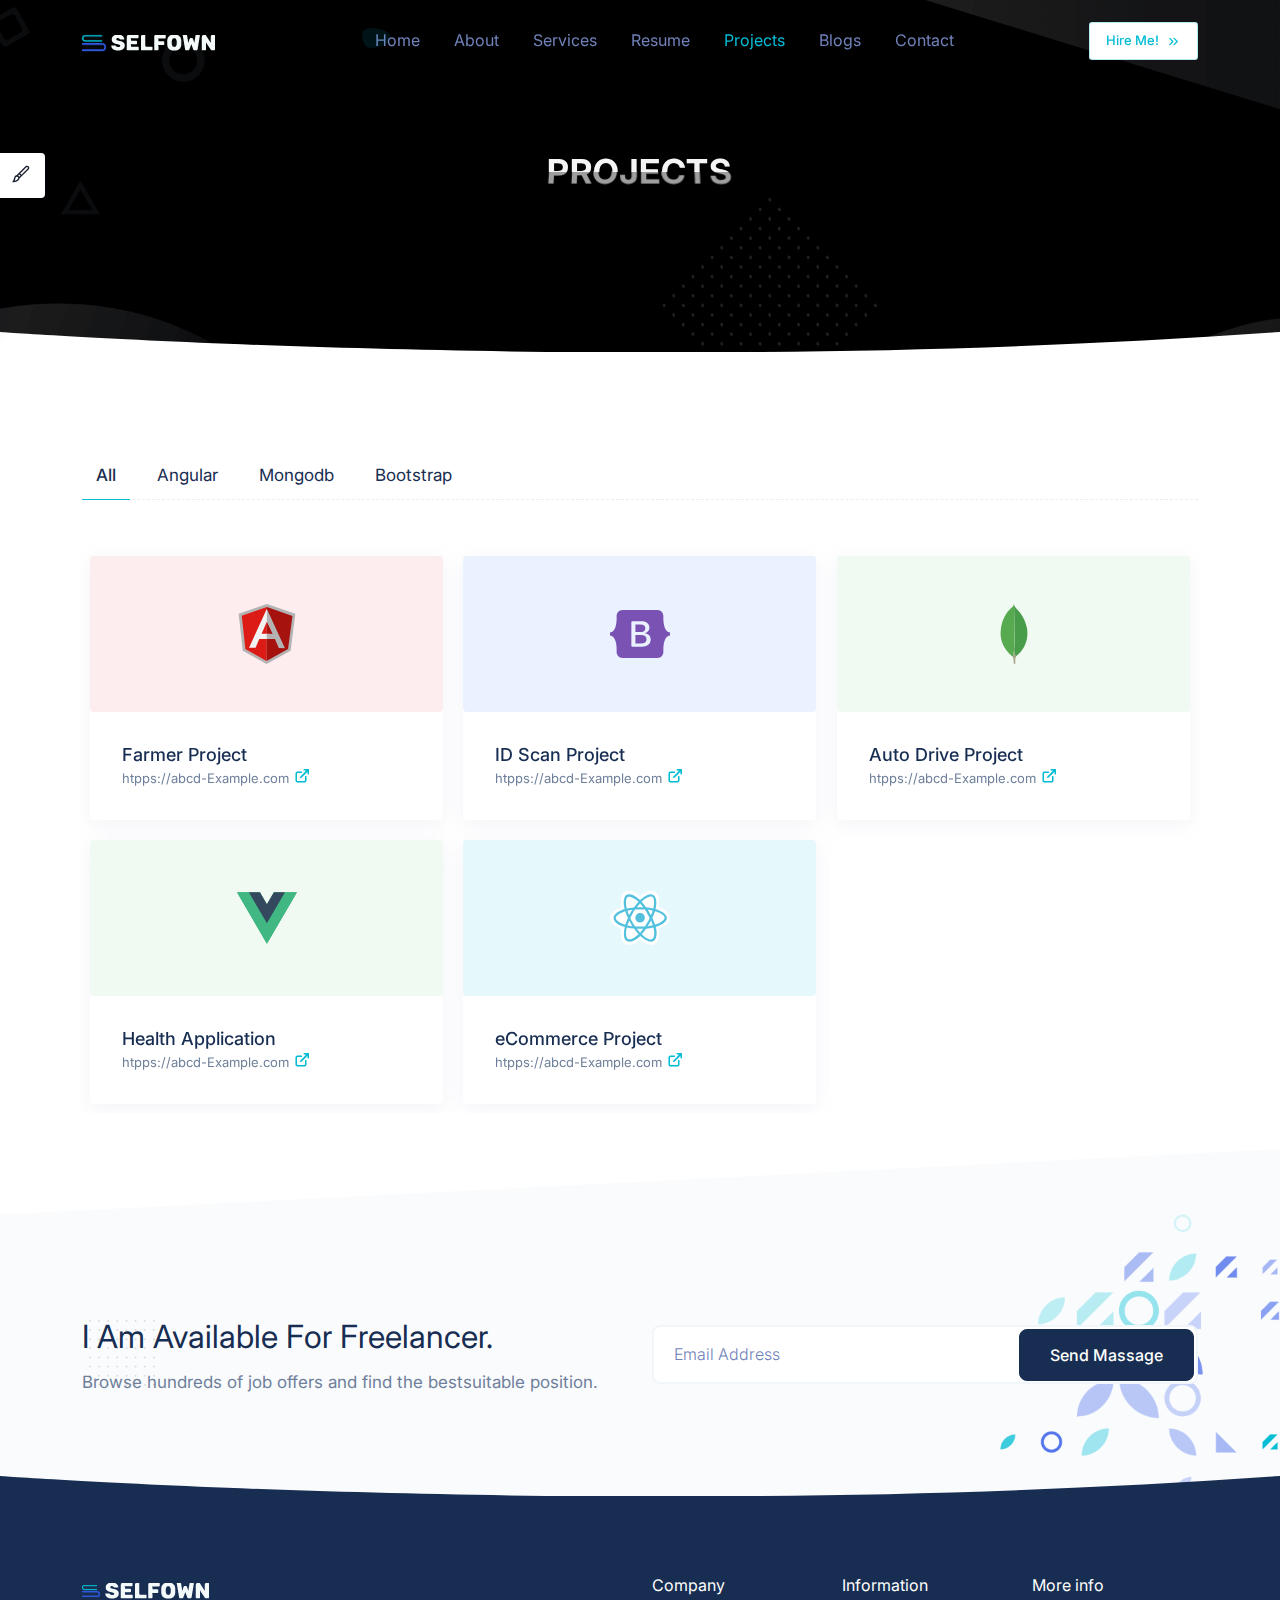
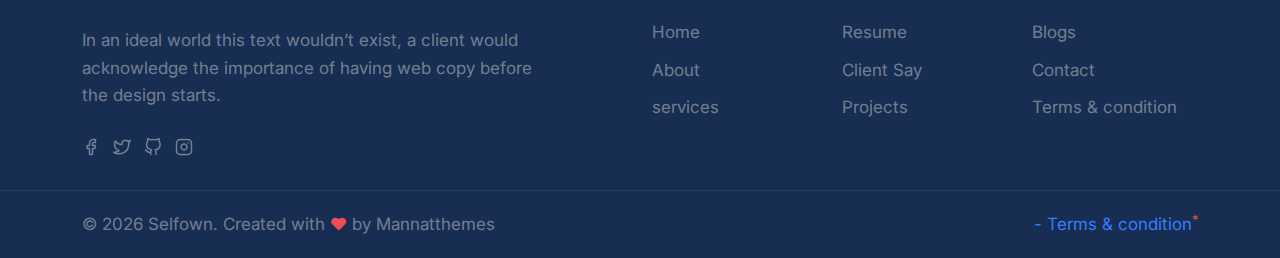
<file: projects.html>
<!DOCTYPE html>
<html lang="en">
    <head>
        <meta charset="utf-8" />
        <title>Selfown - Responsive Personal page</title>
        <meta name="viewport" content="width=device-width, initial-scale=1.0" />
        <meta name="description" content="Premium Bootstrap 5 Template" />
        <meta name="keywords" content="bootstrap 5, premium, marketing, multipurpose" />
        <meta content="Mannatthemes" name="author" />

        <!-- favicon -->
        <link rel="shortcut icon" href="images/favicon.ico" />

        <!-- css -->
        <link href="css/bootstrap.min.css" rel="stylesheet" type="text/css" />
        <link href="css/style.min.css" rel="stylesheet" type="text/css" />

        <!-- colors -->
        <link href="css/colors/default.css" rel="stylesheet" type="text/css" id="color-opt" />
    </head>

    <body data-bs-spy="scroll" data-bs-target=".navbar" data-bs-offset="80" >
        <!-- start navbar -->
        <nav class="navbar navbar-expand-lg fixed-top sticky light-active" id="navbar">
            <div class="container">
                <a href="index.html" class="navbar-brand">
                    <img src="images/logo-sm.png" class="logo-sm" alt="" height="24" />
                    <img src="images/logo-light.png" class="logo-light" alt="" height="16" />
                    <img src="images/logo-dark.png" class="logo-dark" alt="" height="16" />
                </a><!--end navbar-brand-->
                <a href="javascript:void(0)" class="navbar-toggler" data-bs-toggle="collapse" data-bs-target="#navbarNav" aria-controls="navbarNav" aria-expanded="false" aria-label="Toggle navigation">
                    <span class="navbar-toggle-icon"><i data-feather="menu"></i></span>
                </a><!--end navbar-toggler-->

                <div class="collapse navbar-collapse" id="navbarNav">
                    <ul class="navbar-nav mx-auto navbar-center mt-lg-0 mt-2">
                        <li class="nav-item">
                            <a class="nav-link" href="index.html">Home</a>
                        </li><!--end nav-item-->
                        <li class="nav-item">
                            <a class="nav-link " href="about.html">About</a>
                        </li><!--end nav-item-->
                        <li class="nav-item">
                            <a class="nav-link " href="services.html">Services</a>
                        </li><!--end nav-item-->                        
                        <li class="nav-item">
                            <a class="nav-link" href="resume.html">Resume</a>
                        </li><!--end nav-item-->
                        <li class="nav-item">
                            <a class="nav-link active" href="projects.html">Projects</a>
                        </li><!--end nav-item-->
                        <li class="nav-item">
                            <a class="nav-link" href="blogs.html">Blogs</a>
                        </li><!--end nav-item-->
                        <li class="nav-item">
                            <a class="nav-link" href="contact.html">Contact</a>
                        </li><!--end nav-item-->
                    </ul><!--end navbar-nav-->
                    <a href="#" class="btn btn-sm nav-btn text-primary mb-4 mb-lg-0">Hire Me! <i class="icon-xxs ms-1" data-feather="chevrons-right"></i></a>
                </div><!-- end #navbarNav -->
            </div><!-- end container -->
        </nav>
        <!-- end navbar -->

        <!-- start hero -->
        <section class="hero-one position-relative bg-black" id="about"  style="background-image: url(images/personal/main-bg.png); background-size: cover; background-position: center center;">
            <div class="container">
                <div class="row align-items-center justify-content-center py-100">
                    <div class="col-lg-7 text-center py-5 text-center">
                        <h5 class="head-title py-4" aria-label="Projects"></h5>                        
                    </div><!--end col-->                  
                </div><!--end row-->             
            </div><!-- end container -->
        </section>
        <!-- end hero -->
        <div class="position-relative">
            <div class="shape overflow-hidden text-white">
                <svg viewBox="0 0 2880 48" fill="none" xmlns="http://www.w3.org/2000/svg">
                    <path d="M0 48H1437.5H2880V0H2160C1442.5 52 720 0 720 0H0V48Z" fill="currentColor"></path>
                </svg>
            </div>
        </div>
        <!-- start resume -->
        <section class="section">
            <div class="container">     
                <div class="row">                    
                    <div class="col-12 filters-group-wrap">
                        <div class="filters-group mb-5">                            
                            <ul class="mb-0 list-unstyled filter-options filter-tab">
                                <li class="list-inline-item position-relative text-dark active" data-group="all">All</li>
                                <li class="list-inline-item position-relative text-dark" data-group="angular">Angular</li>
                                <li class="list-inline-item position-relative text-dark" data-group="mongodb">Mongodb</li>
                                <li class="list-inline-item position-relative text-dark" data-group="bootstrap">Bootstrap</li>
                            </ul>
                        </div>
                    </div><!--end col-->
                </div><!--end row-->
                <div class="row d-flex  g-1 justify-content-center" id="grid">
                    <div class="col-lg-4 col-md-6 picture-item" data-groups='["angular", "bootstrap"]'>
                        <div class="card rounded shadow border-0 m-2">
                            <div class="text-center bg-soft-alt-danger py-5 rounded">
                                <img src="images/logos/Angular.svg" alt="" class="thumb-xl rounded">
                            </div>
                            <div class="card-body p-4 m-2">
                                <h5 class="text-dark fs-18 fw-medium m-0">Farmer Project</h5>
                                <p class="text-muted mb-0 fs-13">htpps://abcd-Example.com <a href=""><i class="ti ti-external-link fs-18 text-primary"></i></a></p>
                            </div><!-- end card-body -->
                        </div><!-- end card -->
                    </div><!-- end col -->
                    <div class="col-lg-4 col-md-6 picture-item" data-groups='["bootstrap"]'>
                        <div class="card rounded shadow border-0 m-2">
                            <div class="text-center bg-soft-alt-info py-5 rounded">
                                <img src="images/logos/bootstrap.svg" alt="" class="thumb-xl rounded">
                            </div>
                            <div class="card-body p-4 m-2">
                                <h5 class="text-dark fs-18 fw-medium m-0">ID Scan Project</h5>
                                <p class="text-muted mb-0 fs-13">htpps://abcd-Example.com <a href=""><i class="ti ti-external-link fs-18 text-primary"></i></a></p>
                            </div><!-- end card-body -->                            
                        </div><!-- end card -->
                    </div><!-- end col -->
                    <div class="col-lg-4 col-md-6 picture-item" data-groups='["mongodb", "vue", "angular"]'>
                        <div class="card rounded shadow border-0 m-2">
                            <div class="text-center bg-soft-alt-success py-5 rounded">
                                <img src="images/logos/mongodb.svg" alt="" class="thumb-xl rounded">
                            </div>
                            <div class="card-body p-4 m-2">
                                <h5 class="text-dark fs-18 fw-medium m-0">Auto Drive Project</h5>
                                <p class="text-muted mb-0 fs-13">htpps://abcd-Example.com <a href=""><i class="ti ti-external-link fs-18 text-primary"></i></a></p>
                            </div><!-- end card-body -->                            
                        </div><!-- end card -->
                    </div><!-- end col --> 
                    <div class="col-lg-4 col-md-6 picture-item" data-groups='["vue"]'>
                        <div class="card rounded shadow border-0 m-2">
                            <div class="text-center bg-soft-alt-success py-5 rounded">
                                <img src="images/logos/vue.svg" alt="" class="thumb-xl rounded">
                            </div>
                            <div class="card-body p-4 m-2">
                                <h5 class="text-dark fs-18 fw-medium m-0">Health Application</h5>
                                <p class="text-muted mb-0 fs-13">htpps://abcd-Example.com <a href=""><i class="ti ti-external-link fs-18 text-primary"></i></a></p>
                            </div><!-- end card-body --> 
                        </div><!-- end card -->
                    </div><!-- end col -->
                    <div class="col-lg-4 col-md-6 picture-item" data-groups='["react", "angular"]'>
                        <div class="card rounded shadow border-0 m-2">
                            <div class="text-center bg-soft-alt-primary py-5 rounded">
                                <img src="images/logos/react.svg" alt="" class="thumb-xl rounded">
                            </div>
                            <div class="card-body p-4 m-2">
                                <h5 class="text-dark fs-18 fw-medium m-0">eCommerce Project</h5>
                                <p class="text-muted mb-0 fs-13">htpps://abcd-Example.com <a href=""><i class="ti ti-external-link fs-18 text-primary"></i></a></p>
                            </div><!-- end card-body -->                             
                        </div><!-- end card -->
                    </div><!-- end col -->                    
                </div><!-- end row -->
            </div><!-- end container -->
        </section>
        <!-- end resume -->

        
        
        <div class="position-relative"> 
            <div class="shape overflow-hidden text-light"> 
                <svg viewBox="0 0 2880 150" fill="none" xmlns="http://www.w3.org/2000/svg"> <path d="M110 105L2160 0H2880V150H0V105H110Z" fill="currentColor"></path> </svg>
            </div>
        </div>
        
        
        <section class="section bg-light cta-pettern">
            <div class="container">            
                <div class="row align-items-center">
                    <div class="col-lg-6">
                        <div class="pattern-1 position-absolute">
                            <img src="images/p-1.svg" alt="" class="" height="80">
                        </div>
                        <h2 class="text-dark" style="line-height: 1.5; position: relative;">I Am Available For Freelancer.</h2>
                        <p class="text-muted mb-0">Browse hundreds of job offers and find the bestsuitable position.</p>
                    </div><!--end col--> 
                    <div class="col-lg-6 ml-auto">
                        <div class="cta-search">
                            <form class="position-relative">
                                <input type="email" placeholder="Email Address" required="">
                                <button type="submit" class="btn btn-dark">Send Massage</button>
                            </form>
                        </div>
                    </div><!--end col--> 
                </div><!--end row--> 
            </div><!--end container--> 
        </section>
        


        <div class="position-relative">
            <div class="shape overflow-hidden bg-footer">
                <svg viewBox="0 0 2880 48" fill="none" xmlns="http://www.w3.org/2000/svg">
                    <path d="M0 48H1437.5H2880V0H2160C1442.5 52 720 0 720 0H0V48Z" fill="currentColor"></path>
                </svg>
            </div>
        </div>

        <!-- start footer -->
        <footer class="footer">
            <div class="container">
                <div class="row">
                    <div class="col-lg-5 border-e-dashed">
                        <a href="layout-one-1.html">
                            <img src="images/logo-sm.png" alt="" height="18" />
                            <img src="images/logo-light.png" alt="" height="16" />
                        </a>
                        <p class="my-4">In an ideal world this text wouldn’t exist, 
                            a client would acknowledge the importance of having web 
                            copy before the design starts.
                        </p>
                        <ul class="list-unstyled footer-social mb-0 mt-sm-0 mt-3">
                            <li class="list-inline-item">
                                <a href="#"> <i class="icon-xs" data-feather="facebook"></i> </a>
                            </li>
                            <li class="list-inline-item">
                                <a href="#"> <i class="icon-xs" data-feather="twitter"></i> </a>
                            </li>
                            <li class="list-inline-item">
                                <a href="#"> <i class="icon-xs" data-feather="github"></i> </a>
                            </li>
                            <li class="list-inline-item">
                                <a href="#"> <i class="icon-xs" data-feather="instagram"></i> </a>
                            </li>
                        </ul>
                    </div><!-- end col -->
                    <div class="col-lg-6 offset-lg-1">
                        <div class="row">
                            <div class="col-md-4">
                                <h6 class="text-footer mb-4 mt-sm-0 mt-5">Company</h6>
                                <ul class="list-unstyled footer-list">
                                    <li><a href="#home">Home</a></li>
                                    <li><a href="#about">About</a></li>
                                    <li><a href="#services">services</a></li>
                                    
                                </ul>
                            </div><!-- end col -->
                            <div class="col-md-4">
                                <h6 class="text-footer mb-4 mt-sm-0 mt-4">Information</h6>
                                <ul class="list-unstyled footer-list">
                                    <li><a href="#resume">Resume</a></li>
                                    <li><a href="#review">Client Say</a></li>
                                    <li><a href="#projects">Projects</a></li>                                    
                                    
                                </ul>
                            </div><!-- end col -->
                            <div class="col-md-4">
                                <h6 class="text-footer mb-4 mt-sm-0 mt-4">More info</h6>
                                <ul class="list-unstyled footer-list">
                                    <li><a href="#blogs">Blogs</a></li>
                                    <li><a href="#contact">Contact</a></li>
                                    <li><a href="#">Terms & condition</a></li>
                                </ul>
                            </div><!-- end col -->
                        </div><!-- end row -->
                    </div><!-- end col -->
                </div><!-- end row -->
            </div>
            <!-- end container -->
        </footer>
        <!-- end footer -->

        <!-- start footer alter -->
        <div class="footer-alt">
            <div class="container">
                <div class="row">
                    <div class="col-sm-6">
                        <p> &copy; <script>
                            document.write(new Date().getFullYear())
                        </script> Selfown. Created with <i class="las la-heart text-danger"></i> by Mannatthemes</p>
                    </div>
                    <div class="col-sm-6 text-sm-end">
                        <ul class="list-inline mb-0">
                            <li class="list-inline-item"><a href="#">- Terms & condition<sup class="text-danger">*</sup></a></li>
                        </ul>
                    </div>
                </div>
                <!-- end row -->
            </div>
            <!-- end container -->
        </div>
        <!-- end footer alter -->

        <!-- Style switcher -->
        <div id="style-switcher" onclick="toggleSwitcher()">
            <div>
                <h3 class="fw-medium mb-0">Select Your Choice</h3>
                <hr class="hr-dashed my-3">
                <ul class="pattern">
                    <li>
                        <a class="color1" href="javascript: void(0);" onclick="setColor('default')"></a>
                    </li>
                    <li>
                        <a class="color2" href="javascript: void(0);" onclick="setColor('info')"></a>
                    </li>
                    <li>
                        <a class="color3" href="javascript: void(0);" onclick="setColor('warning')"></a>
                    </li>
                    <li>
                        <a class="color4" href="javascript: void(0);" onclick="setColor('orange')"></a>
                    </li>
                    <li>
                        <a class="color5" href="javascript: void(0);" onclick="setColor('purple')"></a>
                    </li>
                    <li>
                        <a class="color6" href="javascript: void(0);" onclick="setColor('success')"></a>
                    </li>
                </ul>
            </div>
            <div class="bottom">
                <a href="javascript: void(0);" class="settings rounded-end"><i class="las la-paint-brush fs-22"></i></a>
            </div>
        </div>
        <!-- end Style switcher -->

        <script src="js/bootstrap.bundle.min.js"></script>

        <script src="js/feather.js"></script>
        <script src="js/shuffle.min.js"></script>
        <script src="js/projects.init.js"></script>

        <script src="js/app.js"></script>
    </body>
</html>
</file>
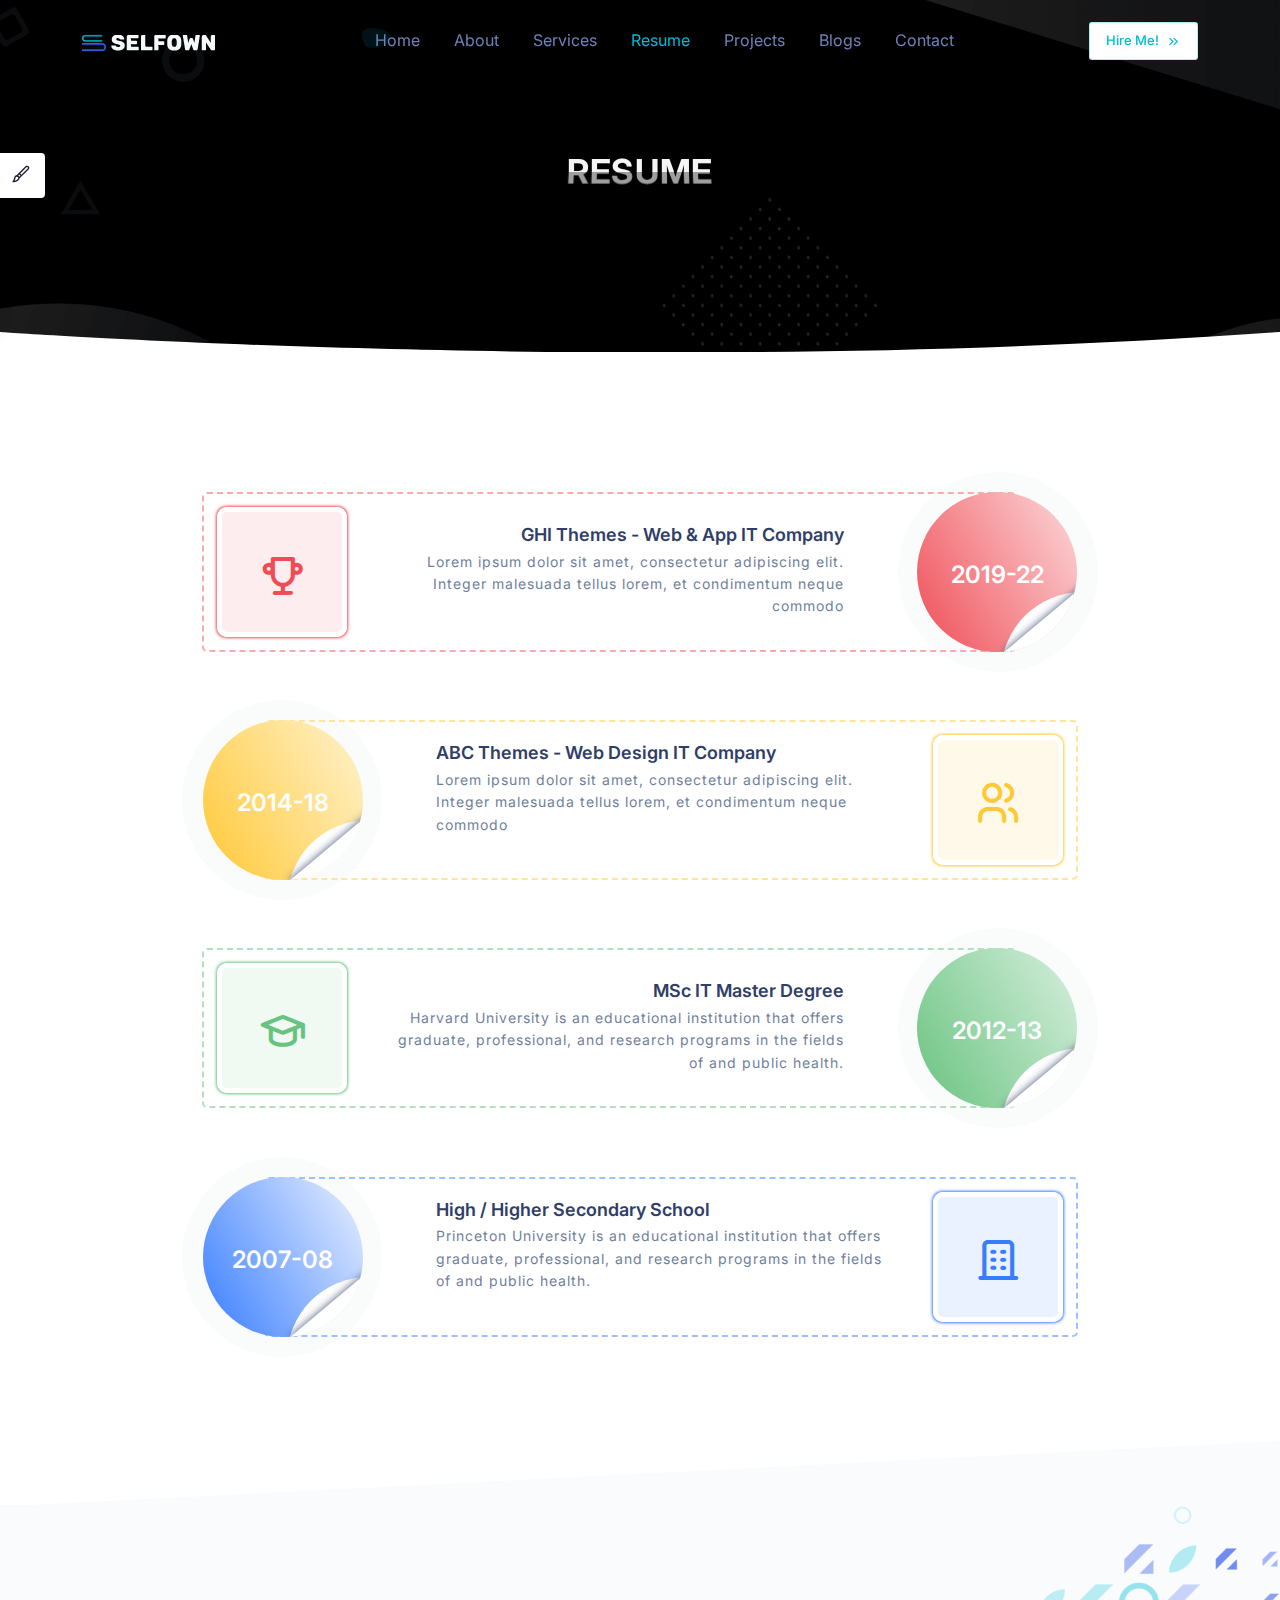
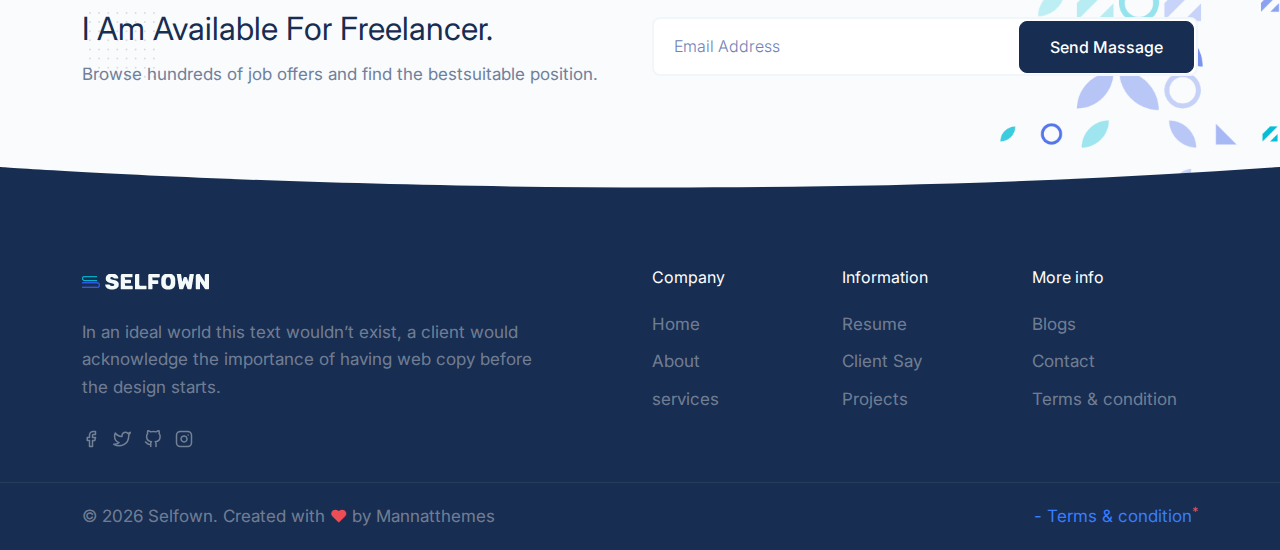
<file: resume.html>
<!DOCTYPE html>
<html lang="en">
    <head>
        <meta charset="utf-8" />
        <title>Selfown - Responsive Personal page</title>
        <meta name="viewport" content="width=device-width, initial-scale=1.0" />
        <meta name="description" content="Premium Bootstrap 5 Template" />
        <meta name="keywords" content="bootstrap 5, premium, marketing, multipurpose" />
        <meta content="Mannatthemes" name="author" />

        <!-- favicon -->
        <link rel="shortcut icon" href="images/favicon.ico" />

        <!-- css -->
        <link href="css/bootstrap.min.css" rel="stylesheet" type="text/css" />
        <link href="css/style.min.css" rel="stylesheet" type="text/css" />

        <!-- colors -->
        <link href="css/colors/default.css" rel="stylesheet" type="text/css" id="color-opt" />
    </head>

    <body data-bs-spy="scroll" data-bs-target=".navbar" data-bs-offset="80" >
        <!-- start navbar -->
        <nav class="navbar navbar-expand-lg fixed-top sticky light-active" id="navbar">
            <div class="container">
                <a href="index.html" class="navbar-brand">
                    <img src="images/logo-sm.png" class="logo-sm" alt="" height="24" />
                    <img src="images/logo-light.png" class="logo-light" alt="" height="16" />
                    <img src="images/logo-dark.png" class="logo-dark" alt="" height="16" />
                </a><!--end navbar-brand-->
                <a href="javascript:void(0)" class="navbar-toggler" data-bs-toggle="collapse" data-bs-target="#navbarNav" aria-controls="navbarNav" aria-expanded="false" aria-label="Toggle navigation">
                    <span class="navbar-toggle-icon"><i data-feather="menu"></i></span>
                </a><!--end navbar-toggler-->

                <div class="collapse navbar-collapse" id="navbarNav">
                    <ul class="navbar-nav mx-auto navbar-center mt-lg-0 mt-2">
                        <li class="nav-item">
                            <a class="nav-link" href="index.html">Home</a>
                        </li><!--end nav-item-->
                        <li class="nav-item">
                            <a class="nav-link " href="about.html">About</a>
                        </li><!--end nav-item-->
                        <li class="nav-item">
                            <a class="nav-link " href="services.html">Services</a>
                        </li><!--end nav-item-->                        
                        <li class="nav-item">
                            <a class="nav-link active" href="resume.html">Resume</a>
                        </li><!--end nav-item-->
                        <li class="nav-item">
                            <a class="nav-link" href="projects.html">Projects</a>
                        </li><!--end nav-item-->
                        <li class="nav-item">
                            <a class="nav-link" href="blogs.html">Blogs</a>
                        </li><!--end nav-item-->
                        <li class="nav-item">
                            <a class="nav-link" href="contact.html">Contact</a>
                        </li><!--end nav-item-->
                    </ul><!--end navbar-nav-->
                    <a href="#" class="btn btn-sm nav-btn text-primary mb-4 mb-lg-0">Hire Me! <i class="icon-xxs ms-1" data-feather="chevrons-right"></i></a>
                </div><!-- end #navbarNav -->
            </div><!-- end container -->
        </nav>
        <!-- end navbar -->

        <!-- start hero -->
        <section class="hero-one position-relative bg-black" id="about"  style="background-image: url(images/personal/main-bg.png); background-size: cover; background-position: center center;">
            <div class="container">
                <div class="row align-items-center justify-content-center py-100">
                    <div class="col-lg-7 text-center py-5 text-center">
                        <h5 class="head-title py-4" aria-label="Resume"></h5>                        
                    </div><!--end col-->                  
                </div><!--end row-->             
            </div><!-- end container -->
        </section>
        <!-- end hero -->
        <div class="position-relative">
            <div class="shape overflow-hidden text-white">
                <svg viewBox="0 0 2880 48" fill="none" xmlns="http://www.w3.org/2000/svg">
                    <path d="M0 48H1437.5H2880V0H2160C1442.5 52 720 0 720 0H0V48Z" fill="currentColor"></path>
                </svg>
            </div>
        </div>
        <!-- start resume -->
        <section class="section">
            <div class="container">     
                <div class="row">
                    <div class="col-12">
                        <div class="row">
                            <div class="col-12">
                                <div class="main-timeline">
                                    <div class="timeline">
                                        <a href="#" class="timeline-content">
                                            <div class="timeline-icon">
                                                <i class="ti ti-trophy"></i>
                                            </div>
                                            <div class="inner-content">
                                                <h3 class="title">GHI Themes - Web & App IT Company</h3>
                                                <p class="description">
                                                    Lorem ipsum dolor sit amet, consectetur adipiscing elit. Integer malesuada tellus lorem, et condimentum neque commodo
                                                </p>
                                            </div>
                                            <div class="timeline-year"><span>2019-22</span></div>
                                        </a>
                                    </div>
                                    <div class="timeline">
                                        <a href="#" class="timeline-content">
                                            <div class="timeline-icon">
                                                <i class="ti ti-users"></i>
                                            </div>
                                            <div class="inner-content">
                                                <h3 class="title">ABC themes - Web Design IT Company</h3>
                                                <p class="description">
                                                    Lorem ipsum dolor sit amet, consectetur adipiscing elit. Integer malesuada tellus lorem, et condimentum neque commodo
                                                </p>
                                            </div>
                                            <div class="timeline-year"><span>2014-18</span></div>
                                        </a>
                                    </div>
                                    <div class="timeline">
                                        <a href="#" class="timeline-content">
                                            <div class="timeline-icon">
                                                <i class="ti ti-school"></i>
                                            </div>
                                            <div class="inner-content">
                                                <h3 class="title">MSc IT Master Degree</h3>
                                                <p class="description">
                                                    Harvard University is an educational institution that offers graduate, professional, and research programs in the fields of and public health.
                                                </p>
                                            </div>
                                            <div class="timeline-year"><span>2012-13</span></div>
                                        </a>
                                    </div>
                                    <div class="timeline">
                                        <a href="#" class="timeline-content">
                                            <div class="timeline-icon">
                                                <i class="ti ti-building"></i>
                                            </div>
                                            <div class="inner-content">
                                                <h3 class="title">High / Higher secondary school</h3>
                                                <p class="description">
                                                    Princeton University is an educational institution that offers graduate, professional, and research programs in the fields of and public health.
                                                </p>
                                            </div>
                                            <div class="timeline-year"><span>2007-08</span></div>
                                        </a>
                                    </div>
                                </div>
                            </div><!-- end col -->                                                       
                        </div><!-- end row -->
                        
                    </div><!-- end col -->
                </div><!-- end row -->
            </div><!-- end container -->
        </section>
        <!-- end resume -->

        
        
        <div class="position-relative"> 
            <div class="shape overflow-hidden text-light"> 
                <svg viewBox="0 0 2880 150" fill="none" xmlns="http://www.w3.org/2000/svg"> <path d="M110 105L2160 0H2880V150H0V105H110Z" fill="currentColor"></path> </svg>
            </div>
        </div>
        
        
        <section class="section bg-light cta-pettern">
            <div class="container">            
                <div class="row align-items-center">
                    <div class="col-lg-6">
                        <div class="pattern-1 position-absolute">
                            <img src="images/p-1.svg" alt="" class="" height="80">
                        </div>
                        <h2 class="text-dark" style="line-height: 1.5; position: relative;">I Am Available For Freelancer.</h2>
                        <p class="text-muted mb-0">Browse hundreds of job offers and find the bestsuitable position.</p>
                    </div><!--end col--> 
                    <div class="col-lg-6 ml-auto">
                        <div class="cta-search">
                            <form class="position-relative">
                                <input type="email" placeholder="Email Address" required="">
                                <button type="submit" class="btn btn-dark">Send Massage</button>
                            </form>
                        </div>
                    </div><!--end col--> 
                </div><!--end row--> 
            </div><!--end container--> 
        </section>
        


        <div class="position-relative">
            <div class="shape overflow-hidden bg-footer">
                <svg viewBox="0 0 2880 48" fill="none" xmlns="http://www.w3.org/2000/svg">
                    <path d="M0 48H1437.5H2880V0H2160C1442.5 52 720 0 720 0H0V48Z" fill="currentColor"></path>
                </svg>
            </div>
        </div>

        <!-- start footer -->
        <footer class="footer">
            <div class="container">
                <div class="row">
                    <div class="col-lg-5 border-e-dashed">
                        <a href="layout-one-1.html">
                            <img src="images/logo-sm.png" alt="" height="18" />
                            <img src="images/logo-light.png" alt="" height="16" />
                        </a>
                        <p class="my-4">In an ideal world this text wouldn’t exist, 
                            a client would acknowledge the importance of having web 
                            copy before the design starts.
                        </p>
                        <ul class="list-unstyled footer-social mb-0 mt-sm-0 mt-3">
                            <li class="list-inline-item">
                                <a href="#"> <i class="icon-xs" data-feather="facebook"></i> </a>
                            </li>
                            <li class="list-inline-item">
                                <a href="#"> <i class="icon-xs" data-feather="twitter"></i> </a>
                            </li>
                            <li class="list-inline-item">
                                <a href="#"> <i class="icon-xs" data-feather="github"></i> </a>
                            </li>
                            <li class="list-inline-item">
                                <a href="#"> <i class="icon-xs" data-feather="instagram"></i> </a>
                            </li>
                        </ul>
                    </div><!-- end col -->
                    <div class="col-lg-6 offset-lg-1">
                        <div class="row">
                            <div class="col-md-4">
                                <h6 class="text-footer mb-4 mt-sm-0 mt-5">Company</h6>
                                <ul class="list-unstyled footer-list">
                                    <li><a href="#home">Home</a></li>
                                    <li><a href="#about">About</a></li>
                                    <li><a href="#services">services</a></li>
                                    
                                </ul>
                            </div><!-- end col -->
                            <div class="col-md-4">
                                <h6 class="text-footer mb-4 mt-sm-0 mt-4">Information</h6>
                                <ul class="list-unstyled footer-list">
                                    <li><a href="#resume">Resume</a></li>
                                    <li><a href="#review">Client Say</a></li>
                                    <li><a href="#projects">Projects</a></li>                                    
                                    
                                </ul>
                            </div><!-- end col -->
                            <div class="col-md-4">
                                <h6 class="text-footer mb-4 mt-sm-0 mt-4">More info</h6>
                                <ul class="list-unstyled footer-list">
                                    <li><a href="#blogs">Blogs</a></li>
                                    <li><a href="#contact">Contact</a></li>
                                    <li><a href="#">Terms & condition</a></li>
                                </ul>
                            </div><!-- end col -->
                        </div><!-- end row -->
                    </div><!-- end col -->
                </div><!-- end row -->
            </div>
            <!-- end container -->
        </footer>
        <!-- end footer -->

        <!-- start footer alter -->
        <div class="footer-alt">
            <div class="container">
                <div class="row">
                    <div class="col-sm-6">
                        <p> &copy; <script>
                            document.write(new Date().getFullYear())
                        </script> Selfown. Created with <i class="las la-heart text-danger"></i> by Mannatthemes</p>
                    </div>
                    <div class="col-sm-6 text-sm-end">
                        <ul class="list-inline mb-0">
                            <li class="list-inline-item"><a href="#">- Terms & condition<sup class="text-danger">*</sup></a></li>
                        </ul>
                    </div>
                </div>
                <!-- end row -->
            </div>
            <!-- end container -->
        </div>
        <!-- end footer alter -->

        <!-- Style switcher -->
        <div id="style-switcher" onclick="toggleSwitcher()">
            <div>
                <h3 class="fw-medium mb-0">Select Your Choice</h3>
                <hr class="hr-dashed my-3">
                <ul class="pattern">
                    <li>
                        <a class="color1" href="javascript: void(0);" onclick="setColor('default')"></a>
                    </li>
                    <li>
                        <a class="color2" href="javascript: void(0);" onclick="setColor('info')"></a>
                    </li>
                    <li>
                        <a class="color3" href="javascript: void(0);" onclick="setColor('warning')"></a>
                    </li>
                    <li>
                        <a class="color4" href="javascript: void(0);" onclick="setColor('orange')"></a>
                    </li>
                    <li>
                        <a class="color5" href="javascript: void(0);" onclick="setColor('purple')"></a>
                    </li>
                    <li>
                        <a class="color6" href="javascript: void(0);" onclick="setColor('success')"></a>
                    </li>
                </ul>
            </div>
            <div class="bottom">
                <a href="javascript: void(0);" class="settings rounded-end"><i class="las la-paint-brush fs-22"></i></a>
            </div>
        </div>
        <!-- end Style switcher -->

        <script src="js/bootstrap.bundle.min.js"></script>

        <script src="js/feather.js"></script>

        <script src="js/app.js"></script>
    </body>
</html>
</file>
<file: css/colors/default.css>
/* color */
.text-primary,
.btn-outline-primary,
.bg-soft-primary,
.navbar .navbar-nav .nav-item .nav-link:hover,
.navbar .navbar-nav .nav-item .nav-link:focus,
.navbar .navbar-nav .nav-item .nav-link.active,
.nav-sticky .navbar-nav .nav-item .nav-link:hover,
.nav-sticky .navbar-nav .nav-item .nav-link:active,
.nav-sticky .navbar-nav .nav-item .nav-link:focus,
.nav-sticky .navbar-nav .nav-item .nav-link.active,
.client-carousel .carousel-control-next:after,
.client-carousel .carousel-control-prev:after{
    color: #00bcd4 !important;
}

/* background-color */
.bg-primary,
.btn-primary,
.btn-primary:hover, .btn-primary:focus, .btn-primary:active, .btn-primary.active, .btn-soft-primary:hover,
.btn-outline-primary:hover, .btn-outline-primary:focus, .btn-outline-primary:active, .btn-outline-primary.active,
.nav-sticky .nav-btn {
    background-color: #00bcd4 !important;
}

/* border */
.btn-primary,
.btn-outline-primary,
.nav-sticky .nav-btn {
    border: 1px solid #00bcd4 !important;
}

.navbar .navbar-nav .nav-item .nav-link.active::before,
.client-carousel .carousel-control-prev, 
.client-carousel .carousel-control-next,
.bg-soft-primary {
    background-color: rgba(0, 188, 212, 0.1);
}
.btn-soft-primary {
    background-color: rgba(0, 188, 212, 0.1);
    color: #00bcd4;
}

.navbar .nav-btn{
    border: 1px solid rgba(0, 188, 212, 0.3);
}

.svg-primary {
    fill: rgba(0, 188, 212, 0.2);
    color: #00bcd4;
}
.filter-tab li.active{
    border-bottom: 1px solid #00bcd4;
}

.lines .line{
    background:  rgba(0, 188, 212, 0.1);
}
.lines .line:after{
    background: -webkit-gradient(linear, left top, left bottom, from(rgba(0, 0, 0, 0)), color-stop(75%, #00bcd4), to(#00bcd4));
    background: linear-gradient(to bottom, rgba(0, 0, 0, 0) 0%, #00bcd4 75%, #00bcd4 100%);
}
</file>
<file: css/colors/info.css>
/* color */
.text-primary,
.btn-outline-primary,
.bg-soft-primary,
.navbar .navbar-nav .nav-item .nav-link:hover,
.navbar .navbar-nav .nav-item .nav-link:focus,
.navbar .navbar-nav .nav-item .nav-link.active,
.nav-sticky .navbar-nav .nav-item .nav-link:hover,
.nav-sticky .navbar-nav .nav-item .nav-link:active,
.nav-sticky .navbar-nav .nav-item .nav-link:focus,
.nav-sticky .navbar-nav .nav-item .nav-link.active,
.client-carousel .carousel-control-next:after,
.client-carousel .carousel-control-prev:after{
    color: #377dff !important;
}

/* background-color */
.bg-primary,
.btn-primary,
.btn-primary:hover, .btn-primary:focus, .btn-primary:active, .btn-primary.active, .btn-soft-primary:hover,
.btn-outline-primary:hover, .btn-outline-primary:focus, .btn-outline-primary:active, .btn-outline-primary.active,
.nav-sticky .nav-btn {
    background-color: #377dff !important;
}

/* border */
.btn-primary,
.btn-outline-primary,
.nav-sticky .nav-btn {
    border: 1px solid #377dff !important;
}

.navbar .navbar-nav .nav-item .nav-link.active::before,
.client-carousel .carousel-control-prev, 
.client-carousel .carousel-control-next,
.bg-soft-primary {
    background-color: rgba(55, 125, 255, 0.1);
}

.btn-soft-primary {
    background-color: rgba(55, 125, 255, 0.1);
    color: #377dff;
}
.navbar .nav-btn{
    border: 1px solid rgba(55, 125, 255, 0.3);
}
.svg-primary {
    fill: rgba(55, 125, 255, 0.2);
    color: #377dff;
}
.filter-tab li.active{
    border-bottom: 1px solid #377dff;
}
.lines .line{
    background:  rgba(55, 125, 255, 0.1);
}
.lines .line:after{
    background: -webkit-gradient(linear, left top, left bottom, from(rgba(0, 0, 0, 0)), color-stop(75%, #377dff), to(#377dff));
    background: linear-gradient(to bottom, rgba(0, 0, 0, 0) 0%, #377dff 75%, #377dff 100%);
}
</file>
<file: css/style.min.css>
@import url("https://fonts.googleapis.com/css2?family=Frank+Ruhl+Libre:wght@300;400;500;700&display=swap");@import url("https://fonts.googleapis.com/css2?family=Inter:wght@200;300;400;500;600;700&display=swap");body{font-family:"Inter",sans-serif;color:#161c2d;background:#fff;line-height:1.6;font-size:17px}html{scroll-padding-top:66px}a{text-decoration:none !important;outline:none;color:#161c2d;font-family:"Inter",sans-serif}a:hover{color:#161c2d}p{margin-bottom:0px}h1,h2,h3,h4,h5,h6{font-family:"Inter",sans-serif;font-weight:400}.row>*{position:relative}@media (min-width: 1200px){.container{max-width:1140px}}.shape{position:absolute;pointer-events:none;right:0;bottom:0;left:0}.shape>svg{transform:scale(2);width:100%;height:auto;transform-origin:top center}.divider{background:#fff}.divider.divider-side{position:absolute;z-index:3;top:0;height:100%;width:2.5vw;max-width:100px}.divider.divider-side:first-child{left:48px}.transform-scale{transform-origin:48px 60px;transform:scale(2.1) skew(-12deg, 0deg)}#particles-js{width:100%;height:100%;background-position:50% 50%;position:absolute;top:0;left:0;z-index:0}.filter-tab{border-bottom:1px dashed #edecf1}.filter-tab li{padding:10px 14px;cursor:pointer}.filter-tab li.active{font-weight:500;margin-bottom:-1px}.lines{position:absolute;top:0;left:0;right:0;height:100%;margin:auto;width:100%;z-index:0}.lines .line{position:absolute;width:1px;height:100%;top:0;left:50%;background:rgba(0,0,0,0.1);overflow:hidden}.lines .line:after{content:"";display:block;position:absolute;height:15vh;width:100%;top:-50%;left:0;background:linear-gradient(to bottom, rgba(0,0,0,0) 0%, #f78c4b 75%, #f78c4b 100%);animation:run 7s 0s infinite;animation-fill-mode:forwards;animation-timing-function:cubic-bezier(0.4, 0.26, 0, 0.97)}.lines .line:nth-child(1){margin-left:-25%}.lines .line:nth-child(1):after{animation-delay:2s}.lines .line:nth-child(3){margin-left:25%}.lines .line:nth-child(3):after{animation-delay:2.5s}@keyframes run{0%{top:-50%}100%{top:110%}}.bg-text{position:absolute;top:30%;left:50%;transform:translate(-50%, -50%)}.bg-text h1{font-size:70px;color:#f1f6fa}.head-title{position:relative;font-size:calc(2.5px + 2.5vw);font-weight:700;color:#f5f5f5;letter-spacing:0.02em;text-transform:uppercase;perspective:500px}.head-title::before,.head-title::after{content:attr(aria-label);position:absolute;transform:translate(-50%, -50%);text-shadow:0.01em 0.01em 0.01em rgba(0,0,0,0.3)}.head-title::before{animation:floatAbove 3.5s ease-in-out infinite;clip-path:polygon(0% 0%, 100% 0%, 100% 50%, 0% 50%)}.head-title::after{opacity:0.65;filter:blur(0.02em);transform:translate(-50%, -50%) rotateX(21deg);animation:floatBelow 3.5s ease-in-out infinite;clip-path:polygon(0% 50%, 100% 50%, 100% 100%, 0% 100%)}@keyframes floatAbove{50%{transform:translate(-50%, -60%);clip-path:polygon(0% 0%, 100% 0%, 100% 60%, 0% 60%)}}@keyframes floatBelow{50%{transform:translate(-50%, -60%) rotateX(10deg);clip-path:polygon(0% 60%, 100% 60%, 100% 100%, 0% 100%)}}.font-secondary{font-family:"Frank Ruhl Libre",sans-serif !important}.card-bg{background-color:#fff}.text-primary{color:#00bcd4 !important}.bg-primary{background-color:#00bcd4 !important}.text-secondary{color:#7081b9 !important}.bg-secondary{background-color:#7081b9 !important}.text-success{color:#69c380 !important}.bg-success{background-color:#69c380 !important}.text-info{color:#377dff !important}.bg-info{background-color:#377dff !important}.text-warning{color:#ffc835 !important}.bg-warning{background-color:#ffc835 !important}.text-danger{color:#ef4d56 !important}.bg-danger{background-color:#ef4d56 !important}.text-orange{color:#f78c4b !important}.bg-orange{background-color:#f78c4b !important}.text-pink{color:#f05492 !important}.bg-pink{background-color:#f05492 !important}.text-dark{color:#172d51 !important}.bg-dark{background-color:#172d51 !important}.text-light{color:#f9fbfd !important}.bg-light{background-color:#f9fbfd !important}.text-muted{color:#6f809b !important}.bg-muted{background-color:#6f809b !important}.text-white{color:#fff !important}.bg-white{background-color:#fff !important}.fs-12{font-size:12px}.fs-13{font-size:13px}.fs-14{font-size:14px}.fs-15{font-size:15px}.fs-16{font-size:16px}.fs-17{font-size:17px}.fs-18{font-size:18px}.fs-19{font-size:19px}.fs-20{font-size:20px}.fs-21{font-size:21px}.fs-22{font-size:22px}.fs-23{font-size:23px}.fs-24{font-size:24px}.fs-28{font-size:28px}.fs-30{font-size:30px}.fs-32{font-size:32px}.fs-34{font-size:34px}.fs-36{font-size:36px}.fs-40{font-size:40px}.fs-50{font-size:50px}.fw-light{font-weight:300}.fw-light-alt{font-weight:400}.fw-medium{font-weight:500}.fw-semibold{font-weight:600}.icon{position:relative;top:-2px}.icon-xxl{height:58px;width:58px}.icon-xl{height:48px;width:48px}.icon-lg{height:34px;width:34px}.icon-sm{height:24px;width:24px}.icon-xs{height:18px;width:18px}.icon-xxs{height:15px;width:15px}.sw-1_5{stroke-width:1.5px}.sw-1{stroke-width:1px}.text-gray-700{color:#303e67 !important}.border{border:1px solid #fafbfb}.border-2{border:2px solid #fafbfb}.border-3{border:3px solid #fafbfb}.border-4{border:4px solid #fafbfb}.border-end{border-right:1px solid #fafbfb}.shadow{box-shadow:0px 4px 20px rgba(191,197,213,0.2) !important}.bg-gradient-light-white{background-image:linear-gradient(180deg, #f9fbfd 0, #fff)}.section{padding:100px 0px 100px;position:relative}mark{color:inherit;padding:0;background:0 0;background-image:linear-gradient(120deg, rgba(255,200,53,0.8) 0, rgba(255,200,53,0.8) 100%);background-repeat:no-repeat;background-size:0 0.3em;background-position:0 80%;position:relative;background-size:100% 0.25em;animation-delay:1s}.thumb-xxs{height:24px !important;width:24px !important;font-size:10px;font-weight:700}.thumb-xs{height:32px !important;width:32px !important;font-size:10px;font-weight:700}.thumb-sm{height:36px !important;width:36px !important;font-size:12px;font-weight:700}.thumb-md{height:42px;width:42px;font-size:14px;font-weight:700}.thumb-lg{height:48px;width:48px;font-size:16px;font-weight:700}.thumb-xl{height:60px;width:60px;font-size:22px;font-weight:700}.thumb-xxl{height:72px;width:72px;font-size:28px;font-weight:700}hr.hr-dashed{margin-top:2rem;margin-bottom:2rem;border:0;border-top:1px dashed #edecf1;box-sizing:content-box;height:0;overflow:visible;background-color:rgba(255,255,255,0.07);opacity:1}hr.hr-dashed.hr-light{border-top:1px dashed rgba(237,236,241,0.5)}.py-100{padding-top:100px;padding-bottom:100px}.py-200{padding-top:200px;padding-bottom:200px}.ms-n1{margin-left:-5px}.ms-n2{margin-left:-10px}.sw-1{stroke-width:1px}.z-i-0{z-index:0}.z-i-1{z-index:1}.z-i-2{z-index:2}.z-i-3{z-index:3}.z-i-4{z-index:4}.z-i-5{z-index:5}.card{border:none;background-color:#fff}.card-body{padding:2rem}.media{display:flex;align-items:flex-start}.media .media-body{flex:1}.btn{font-size:14px;font-weight:500;padding:10px 20px;transition:all 0.3s ease-in-out;box-shadow:none !important}.btn:focus,.btn:hover{box-shadow:none !important;transform:translateY(-2px)}.btn.btn-sm{padding:8px 16px;font-size:13px}.btn-primary{background-color:#00bcd4;border:1px solid #00bcd4 !important;color:#fff}.btn-primary:hover,.btn-primary:focus,.btn-primary:active,.btn-primary.active{background-color:#00bcd4 !important;color:"primary" !important}.btn-outline-primary{background-color:transparent !important;border:1px solid #00bcd4 !important;color:#00bcd4 !important}.btn-outline-primary:hover,.btn-outline-primary:focus,.btn-outline-primary:active,.btn-outline-primary.active{background-color:#00bcd4 !important;color:#fff !important}.btn-soft-alt-primary{background-color:rgba(0,188,212,0.1);color:#00bcd4}.btn-soft-alt-primary:hover{background-color:#00bcd4;color:#fff}.btn-soft-alt-primary:hover,.btn-soft-alt-primary:focus,.btn-soft-alt-primary:active,.btn-soft-alt-primary.active{background-color:#00bcd4 !important;color:#fff !important}.btn-soft-primary{background-color:#d4faff;color:#00bcd4}.btn-soft-primary:hover{background-color:#00bcd4;color:#fff}.svg-primary{fill:rgba(0,188,212,0.2);color:#00bcd4}.btn-secondary{background-color:#7081b9;border:1px solid #7081b9 !important;color:#fff}.btn-secondary:hover,.btn-secondary:focus,.btn-secondary:active,.btn-secondary.active{background-color:#7081b9 !important;color:"secondary" !important}.btn-outline-secondary{background-color:transparent !important;border:1px solid #7081b9 !important;color:#7081b9 !important}.btn-outline-secondary:hover,.btn-outline-secondary:focus,.btn-outline-secondary:active,.btn-outline-secondary.active{background-color:#7081b9 !important;color:#fff !important}.btn-soft-alt-secondary{background-color:rgba(112,129,185,0.1);color:#7081b9}.btn-soft-alt-secondary:hover{background-color:#7081b9;color:#fff}.btn-soft-alt-secondary:hover,.btn-soft-alt-secondary:focus,.btn-soft-alt-secondary:active,.btn-soft-alt-secondary.active{background-color:#7081b9 !important;color:#fff !important}.btn-soft-secondary{background-color:#fff;color:#7081b9}.btn-soft-secondary:hover{background-color:#7081b9;color:#fff}.svg-secondary{fill:rgba(112,129,185,0.2);color:#7081b9}.btn-success{background-color:#69c380;border:1px solid #69c380 !important;color:#fff}.btn-success:hover,.btn-success:focus,.btn-success:active,.btn-success.active{background-color:#69c380 !important;color:"success" !important}.btn-outline-success{background-color:transparent !important;border:1px solid #69c380 !important;color:#69c380 !important}.btn-outline-success:hover,.btn-outline-success:focus,.btn-outline-success:active,.btn-outline-success.active{background-color:#69c380 !important;color:#fff !important}.btn-soft-alt-success{background-color:rgba(105,195,128,0.1);color:#69c380}.btn-soft-alt-success:hover{background-color:#69c380;color:#fff}.btn-soft-alt-success:hover,.btn-soft-alt-success:focus,.btn-soft-alt-success:active,.btn-soft-alt-success.active{background-color:#69c380 !important;color:#fff !important}.btn-soft-success{background-color:#fff;color:#69c380}.btn-soft-success:hover{background-color:#69c380;color:#fff}.svg-success{fill:rgba(105,195,128,0.2);color:#69c380}.btn-info{background-color:#377dff;border:1px solid #377dff !important;color:#fff}.btn-info:hover,.btn-info:focus,.btn-info:active,.btn-info.active{background-color:#377dff !important;color:"info" !important}.btn-outline-info{background-color:transparent !important;border:1px solid #377dff !important;color:#377dff !important}.btn-outline-info:hover,.btn-outline-info:focus,.btn-outline-info:active,.btn-outline-info.active{background-color:#377dff !important;color:#fff !important}.btn-soft-alt-info{background-color:rgba(55,125,255,0.1);color:#377dff}.btn-soft-alt-info:hover{background-color:#377dff;color:#fff}.btn-soft-alt-info:hover,.btn-soft-alt-info:focus,.btn-soft-alt-info:active,.btn-soft-alt-info.active{background-color:#377dff !important;color:#fff !important}.btn-soft-info{background-color:#fff;color:#377dff}.btn-soft-info:hover{background-color:#377dff;color:#fff}.svg-info{fill:rgba(55,125,255,0.2);color:#377dff}.btn-warning{background-color:#ffc835;border:1px solid #ffc835 !important;color:#fff}.btn-warning:hover,.btn-warning:focus,.btn-warning:active,.btn-warning.active{background-color:#ffc835 !important;color:"warning" !important}.btn-outline-warning{background-color:transparent !important;border:1px solid #ffc835 !important;color:#ffc835 !important}.btn-outline-warning:hover,.btn-outline-warning:focus,.btn-outline-warning:active,.btn-outline-warning.active{background-color:#ffc835 !important;color:#fff !important}.btn-soft-alt-warning{background-color:rgba(255,200,53,0.1);color:#ffc835}.btn-soft-alt-warning:hover{background-color:#ffc835;color:#fff}.btn-soft-alt-warning:hover,.btn-soft-alt-warning:focus,.btn-soft-alt-warning:active,.btn-soft-alt-warning.active{background-color:#ffc835 !important;color:#fff !important}.btn-soft-warning{background-color:#fff;color:#ffc835}.btn-soft-warning:hover{background-color:#ffc835;color:#fff}.svg-warning{fill:rgba(255,200,53,0.2);color:#ffc835}.btn-danger{background-color:#ef4d56;border:1px solid #ef4d56 !important;color:#fff}.btn-danger:hover,.btn-danger:focus,.btn-danger:active,.btn-danger.active{background-color:#ef4d56 !important;color:"danger" !important}.btn-outline-danger{background-color:transparent !important;border:1px solid #ef4d56 !important;color:#ef4d56 !important}.btn-outline-danger:hover,.btn-outline-danger:focus,.btn-outline-danger:active,.btn-outline-danger.active{background-color:#ef4d56 !important;color:#fff !important}.btn-soft-alt-danger{background-color:rgba(239,77,86,0.1);color:#ef4d56}.btn-soft-alt-danger:hover{background-color:#ef4d56;color:#fff}.btn-soft-alt-danger:hover,.btn-soft-alt-danger:focus,.btn-soft-alt-danger:active,.btn-soft-alt-danger.active{background-color:#ef4d56 !important;color:#fff !important}.btn-soft-danger{background-color:#fff;color:#ef4d56}.btn-soft-danger:hover{background-color:#ef4d56;color:#fff}.svg-danger{fill:rgba(239,77,86,0.2);color:#ef4d56}.btn-orange{background-color:#f78c4b;border:1px solid #f78c4b !important;color:#fff}.btn-orange:hover,.btn-orange:focus,.btn-orange:active,.btn-orange.active{background-color:#f78c4b !important;color:"orange" !important}.btn-outline-orange{background-color:transparent !important;border:1px solid #f78c4b !important;color:#f78c4b !important}.btn-outline-orange:hover,.btn-outline-orange:focus,.btn-outline-orange:active,.btn-outline-orange.active{background-color:#f78c4b !important;color:#fff !important}.btn-soft-alt-orange{background-color:rgba(247,140,75,0.1);color:#f78c4b}.btn-soft-alt-orange:hover{background-color:#f78c4b;color:#fff}.btn-soft-alt-orange:hover,.btn-soft-alt-orange:focus,.btn-soft-alt-orange:active,.btn-soft-alt-orange.active{background-color:#f78c4b !important;color:#fff !important}.btn-soft-orange{background-color:#fff;color:#f78c4b}.btn-soft-orange:hover{background-color:#f78c4b;color:#fff}.svg-orange{fill:rgba(247,140,75,0.2);color:#f78c4b}.btn-pink{background-color:#f05492;border:1px solid #f05492 !important;color:#fff}.btn-pink:hover,.btn-pink:focus,.btn-pink:active,.btn-pink.active{background-color:#f05492 !important;color:"pink" !important}.btn-outline-pink{background-color:transparent !important;border:1px solid #f05492 !important;color:#f05492 !important}.btn-outline-pink:hover,.btn-outline-pink:focus,.btn-outline-pink:active,.btn-outline-pink.active{background-color:#f05492 !important;color:#fff !important}.btn-soft-alt-pink{background-color:rgba(240,84,146,0.1);color:#f05492}.btn-soft-alt-pink:hover{background-color:#f05492;color:#fff}.btn-soft-alt-pink:hover,.btn-soft-alt-pink:focus,.btn-soft-alt-pink:active,.btn-soft-alt-pink.active{background-color:#f05492 !important;color:#fff !important}.btn-soft-pink{background-color:#fff;color:#f05492}.btn-soft-pink:hover{background-color:#f05492;color:#fff}.svg-pink{fill:rgba(240,84,146,0.2);color:#f05492}.btn-dark{background-color:#172d51;border:1px solid #172d51 !important;color:#fff}.btn-dark:hover,.btn-dark:focus,.btn-dark:active,.btn-dark.active{background-color:#172d51 !important;color:"dark" !important}.btn-outline-dark{background-color:transparent !important;border:1px solid #172d51 !important;color:#172d51 !important}.btn-outline-dark:hover,.btn-outline-dark:focus,.btn-outline-dark:active,.btn-outline-dark.active{background-color:#172d51 !important;color:#fff !important}.btn-soft-alt-dark{background-color:rgba(23,45,81,0.1);color:#172d51}.btn-soft-alt-dark:hover{background-color:#172d51;color:#fff}.btn-soft-alt-dark:hover,.btn-soft-alt-dark:focus,.btn-soft-alt-dark:active,.btn-soft-alt-dark.active{background-color:#172d51 !important;color:#fff !important}.btn-soft-dark{background-color:#89a9de;color:#172d51}.btn-soft-dark:hover{background-color:#172d51;color:#fff}.svg-dark{fill:rgba(23,45,81,0.2);color:#172d51}.btn-light{background-color:#f9fbfd;border:1px solid #f9fbfd !important;color:#fff}.btn-light:hover,.btn-light:focus,.btn-light:active,.btn-light.active{background-color:#f9fbfd !important;color:"light" !important}.btn-outline-light{background-color:transparent !important;border:1px solid #f9fbfd !important;color:#f9fbfd !important}.btn-outline-light:hover,.btn-outline-light:focus,.btn-outline-light:active,.btn-outline-light.active{background-color:#f9fbfd !important;color:#fff !important}.btn-soft-alt-light{background-color:rgba(249,251,253,0.1);color:#f9fbfd}.btn-soft-alt-light:hover{background-color:#f9fbfd;color:#fff}.btn-soft-alt-light:hover,.btn-soft-alt-light:focus,.btn-soft-alt-light:active,.btn-soft-alt-light.active{background-color:#f9fbfd !important;color:#fff !important}.btn-soft-light{background-color:#fff;color:#f9fbfd}.btn-soft-light:hover{background-color:#f9fbfd;color:#fff}.svg-light{fill:rgba(249,251,253,0.2);color:#f9fbfd}.btn-muted{background-color:#6f809b;border:1px solid #6f809b !important;color:#fff}.btn-muted:hover,.btn-muted:focus,.btn-muted:active,.btn-muted.active{background-color:#6f809b !important;color:"muted" !important}.btn-outline-muted{background-color:transparent !important;border:1px solid #6f809b !important;color:#6f809b !important}.btn-outline-muted:hover,.btn-outline-muted:focus,.btn-outline-muted:active,.btn-outline-muted.active{background-color:#6f809b !important;color:#fff !important}.btn-soft-alt-muted{background-color:rgba(111,128,155,0.1);color:#6f809b}.btn-soft-alt-muted:hover{background-color:#6f809b;color:#fff}.btn-soft-alt-muted:hover,.btn-soft-alt-muted:focus,.btn-soft-alt-muted:active,.btn-soft-alt-muted.active{background-color:#6f809b !important;color:#fff !important}.btn-soft-muted{background-color:#fff;color:#6f809b}.btn-soft-muted:hover{background-color:#6f809b;color:#fff}.svg-muted{fill:rgba(111,128,155,0.2);color:#6f809b}.btn-white{background-color:#fff;border:1px solid #fff !important;color:#fff}.btn-white:hover,.btn-white:focus,.btn-white:active,.btn-white.active{background-color:#fff !important;color:"white" !important}.btn-outline-white{background-color:transparent !important;border:1px solid #fff !important;color:#fff !important}.btn-outline-white:hover,.btn-outline-white:focus,.btn-outline-white:active,.btn-outline-white.active{background-color:#fff !important;color:#fff !important}.btn-soft-alt-white{background-color:rgba(255,255,255,0.1);color:#fff}.btn-soft-alt-white:hover{background-color:#fff;color:#fff}.btn-soft-alt-white:hover,.btn-soft-alt-white:focus,.btn-soft-alt-white:active,.btn-soft-alt-white.active{background-color:#fff !important;color:#fff !important}.btn-soft-white{background-color:#fff;color:#fff}.btn-soft-white:hover{background-color:#fff;color:#fff}.svg-white{fill:rgba(255,255,255,0.2);color:#fff}.btn-dark{color:#fff}.btn-dark:hover,.btn-dark:focus,.btn-dark:active,.btn-dark.active{color:#fff}.badge-lg{padding:7px 14px}.bg-soft-primary{background-color:#d4faff;color:#00bcd4}.bg-soft-secondary{background-color:#fff;color:#7081b9}.bg-soft-success{background-color:#fff;color:#69c380}.bg-soft-info{background-color:#fff;color:#377dff}.bg-soft-warning{background-color:#fff;color:#ffc835}.bg-soft-danger{background-color:#fff;color:#ef4d56}.bg-soft-orange{background-color:#fff;color:#f78c4b}.bg-soft-pink{background-color:#fff;color:#f05492}.bg-soft-dark{background-color:#89a9de;color:#172d51}.bg-soft-light{background-color:#fff;color:#f9fbfd}.bg-soft-muted{background-color:#fff;color:#6f809b}.bg-soft-white{background-color:#fff;color:#fff}.bg-soft-alt-primary{background-color:rgba(0,188,212,0.1);color:#00bcd4}.bg-soft-alt-secondary{background-color:rgba(112,129,185,0.1);color:#7081b9}.bg-soft-alt-success{background-color:rgba(105,195,128,0.1);color:#69c380}.bg-soft-alt-info{background-color:rgba(55,125,255,0.1);color:#377dff}.bg-soft-alt-warning{background-color:rgba(255,200,53,0.1);color:#ffc835}.bg-soft-alt-danger{background-color:rgba(239,77,86,0.1);color:#ef4d56}.bg-soft-alt-orange{background-color:rgba(247,140,75,0.1);color:#f78c4b}.bg-soft-alt-pink{background-color:rgba(240,84,146,0.1);color:#f05492}.bg-soft-alt-dark{background-color:rgba(23,45,81,0.1);color:#172d51}.bg-soft-alt-light{background-color:rgba(249,251,253,0.1);color:#f9fbfd}.bg-soft-alt-muted{background-color:rgba(111,128,155,0.1);color:#6f809b}.bg-soft-alt-white{background-color:rgba(255,255,255,0.1);color:#fff}.shape{position:absolute;right:0;bottom:-3px;left:0}@media (max-width: 425px){.shape{bottom:-4px}}.shape>svg{transform:scale(2);width:100%;height:auto;transform-origin:top center}.navbar{padding:20px 0px;transition:all 0.3s ease-in-out}.navbar .navbar-nav{position:relative}.navbar .navbar-nav .nav-item .nav-link{font-size:16px;color:#7081b9;padding-right:26px}.navbar .navbar-nav .nav-item .nav-link:hover,.navbar .navbar-nav .nav-item .nav-link:focus,.navbar .navbar-nav .nav-item .nav-link.active{color:#00bcd4}.navbar .navbar-nav .nav-item:last-child .nav-link{padding-right:0px !important}.navbar .navbar-toggler{padding:0px;border:none}.navbar .navbar-toggler:focus{box-shadow:none !important}.navbar .navbar-toggler .navbar-toggle-icon{color:#fff}.navbar .navbar-toggler .navbar-toggle-icon:focus{outline:none}.navbar .navbar-brand .logo-light{display:none}.navbar .navbar-brand .logo-dark{display:inline-block}.navbar .nav-btn{color:#00bcd4;border:1px solid #eaf0f9;background-color:#fff}.navbar.light-active .navbar-brand .logo-light{display:inline-block}.navbar.light-active .navbar-brand .logo-dark{display:none}.nav-sticky{padding:12px 0px;background-color:#fff;box-shadow:0px 4px 20px rgba(191,197,213,0.07)}.nav-sticky .navbar-nav .nav-item{position:relative}.nav-sticky .navbar-nav .nav-item .nav-link{color:#8997bd}.nav-sticky .navbar-nav .nav-item .nav-link:hover,.nav-sticky .navbar-nav .nav-item .nav-link:active,.nav-sticky .navbar-nav .nav-item .nav-link:focus,.nav-sticky .navbar-nav .nav-item .nav-link.active{color:#00bcd4}.nav-sticky .navbar-brand .logo-light{display:none}.nav-sticky .navbar-brand .logo-dark{display:inline-block}.nav-sticky .nav-btn{color:#fff !important;border:1px solid #00bcd4;background-color:#00bcd4}.nav-sticky .navbar-toggler{padding:0px}.nav-sticky .navbar-toggler .navbar-toggle-icon{color:#172d51}.nav-sticky.light-active .navbar-brand .logo-light{display:none}.nav-sticky.light-active .navbar-brand .logo-dark{display:inline-block}.navbar-light{padding:12px 0px;transition:all 0.3s ease-in-out}.navbar-light .navbar-nav .nav-item .nav-link{color:#8997bd}.navbar-light .navbar-toggler{padding:0px}.navbar-light .navbar-toggler .navbar-toggle-icon{color:#172d51}.navbar-light .navbar-brand .logo-light{display:none}.navbar-light .navbar-brand .logo-dark{display:inline-block}@media (max-width: 991px){.navbar{padding:10px 0px;background-color:#fff;box-shadow:0px 4px 20px rgba(67,81,119,0.07) !important}.navbar .navbar-nav{padding:15px 0px}.navbar .navbar-nav .nav-item .nav-link{color:#8997bd}.navbar .navbar-brand .logo-light{display:none}.navbar .navbar-brand .logo-dark{display:inline-block}.navbar .navbar-toggler{padding:0px}.navbar .navbar-toggler .navbar-toggle-icon{color:#172d51}.navbar .navbar-toggler:focus{outline:none !important}}.navbar .navbar-nav .nav-item .nav-link.active::before{content:'';position:absolute;width:28px;left:-5px;height:20px;border-radius:30% 70% 70% 30% / 35% 44% 56% 65%;background-color:rgba(0,188,212,0.1)}.hero-one.main-bg{background-color:rgba(247,140,75,0.1)}.hero-one .hero-title{font-size:54px;line-height:70px;font-weight:700;color:#172d51}.personal-detail-title{width:168px;float:left;font-weight:500;padding-right:10px;position:relative;display:block;font-size:16px}.personal-detail-title:after{content:":";position:absolute;right:0;top:0}.personal-detail-info{padding-left:190px;display:block;font-weight:500;font-size:16px;color:#7081b9}.social i{width:36px;height:36px;border:1px solid #8997bd;color:#8997bd;border-radius:50%;justify-content:center;display:inline-flex;align-items:center;font-size:22px}.social a:hover .github{border-color:#172d51;color:#172d51;transition:all 0.5s}.social a:hover .twitter{border-color:#00bcd4;color:#00bcd4;transition:all 0.5s}.social a:hover .google{border-color:#ef4d56;color:#ef4d56;transition:all 0.5s}.social a:hover .linkedin{border-color:#377dff;color:#377dff;transition:all 0.5s}.accordion .accordion-item{border-bottom:1px dashed #edecf1;background-color:transparent}.accordion .accordion-item .accordion-header .accordion-button{padding:1.5rem 1.25rem;font-size:17px;background-color:#fff;color:#161c2d}.accordion .accordion-item .accordion-header .accordion-button:after{background-image:none;margin-left:0;width:0}.accordion .accordion-item .accordion-header .accordion-button:before{content:"─";width:20px;height:20px;line-height:20px;margin-right:10px;color:#00bcd4}.accordion .accordion-item .accordion-header .accordion-button:focus{box-shadow:none}.accordion .accordion-item .accordion-header .accordion-button.collapsed:before{content:"✛";margin-right:10px;width:20px;height:20px;line-height:20px}.accordion .accordion-item .accordion-header .accordion-button:not(.collapsed){box-shadow:none;border-bottom:1px dashed #edecf1;background-color:#fff;color:#172d51}.accordion .accordion-item .accordion-collapse .accordion-body{position:relative;padding:24px 32px;color:#172d51;background-color:#f9fbfd}.vector-dark{display:inline-block}.vector-light{display:none}.client-carousel .carousel-control-prev,.client-carousel .carousel-control-next{width:40px;height:40px;background-color:#defbff;border-radius:50%;opacity:1}.client-carousel .carousel-control-prev:hover,.client-carousel .carousel-control-next:hover{opacity:.9}.client-carousel .carousel-control-prev{right:48px;top:50%}.client-carousel .carousel-control-prev .carousel-control-prev-icon{background-image:none}.client-carousel .carousel-control-prev:after{content:"\f060";font-family:"Line Awesome Free" !important;font-size:.875rem;color:#00bcd4;line-height:1.875rem;margin-right:12px;font-weight:900}.client-carousel .carousel-control-next{left:auto;right:0;top:50%}.client-carousel .carousel-control-next .carousel-control-next-icon{background-image:none}.client-carousel .carousel-control-next:after{content:"\f061";font-family:"Line Awesome Free" !important;font-size:.875rem;color:#00bcd4;line-height:1.875rem;margin-right:12px;font-weight:900}.cta-pettern{background-image:url(../images/personal/testi-pet.png);background-position:right;background-repeat:no-repeat;background-size:contain}.cta-search input{padding:15px 136px 15px 20px;width:100%;font-size:16px;border:2px solid #f1f6fa;outline:none !important;border-radius:8px;background-color:#fff;color:#303e67}.cta-search button{position:absolute;top:4px;right:4px;outline:none !important;border-radius:8px;font-size:16px;padding:13px 30px}.cta-search button:active,.cta-search button:focus,.cta-search button:hover{transition:none;transform:none}.bg-overlay{background:linear-gradient(120deg, #fff 46%, rgba(145,213,237,0.613883) 80%);position:absolute;top:0;right:0;width:100%;height:100%;z-index:0}.hero_video{position:absolute;top:0;right:0;bottom:0;left:0}.hero-video{overflow:hidden;background-size:cover}.hero_video,.hero iframe{position:absolute;top:50%;left:50%;transform:translate(-15%, -50%);width:100vw;height:56.25vw;min-height:100vh;min-width:177.77vh;z-index:-1}.form-control{font-size:14px;height:45px;border:1px solid #eaf0f9 !important;background-color:#fff;color:#161c2d}.form-control:focus{box-shadow:none;border-color:#00bcd4 !important;background-color:#fff;color:#161c2d}textarea{height:auto !important}::placeholder{color:#7081b9 !important;font-weight:300 !important}.alert{padding:0.75rem}#style-switcher{transition:all 0.4s;background:none repeat scroll 0 0 #fff;box-shadow:0px 4px 12px rgba(31,27,81,0.07);left:-189px;position:fixed;top:17%;width:189px;z-index:9999;padding:10px 5px}#style-switcher div{padding:5px 10px}#style-switcher div h3{color:#172d51;font-size:16px}#style-switcher .bottom{background:none repeat scroll 0 0 #fff;padding:0;color:#172d51}#style-switcher .bottom a.settings{background:none repeat scroll 0 0 #fff;box-shadow:4px 2px 5px rgba(31,27,81,0.07);display:block;height:45px;position:absolute;right:-45px;top:0;width:45px;padding:10px}ul.pattern{list-style:none outside none;margin:0 0 0px;overflow:hidden;padding:0;border-radius:0px}ul.pattern li{float:left;margin:2px}ul.pattern li a{cursor:pointer;display:block;height:35px;width:35px;border-radius:30px;margin:5px}ul.pattern .color1{background-color:#00bcd4}ul.pattern .color2{background-color:#377dff}ul.pattern .color3{background-color:#ffc835}ul.pattern .color4{background-color:#ed9456}ul.pattern .color5{background-color:#7f6cef}ul.pattern .color6{background-color:#69c380}@media only screen and (max-width: 479px){#style-switcher{display:none}.testi-desc p{max-width:230px;margin:0 auto}}.footer{color:rgba(255,255,255,0.4);padding:80px 0px 30px;background-color:#172d51}.footer .footer-list li a{color:rgba(255,255,255,0.4);padding-bottom:10px;display:inline-block}.footer .footer-list li:hover a{color:#fff}.footer .footer-social li a{color:rgba(255,255,255,0.4);margin-right:0}.footer .footer-social li:hover a{color:#fff}.footer-alt{border-top:1px solid rgba(255,255,255,0.08);padding:20px 0px;color:rgba(255,255,255,0.4);background-color:#172d51}.footer-alt li a{color:#377dff;margin-right:0}.footer-alt li:hover a{color:#fff}.bg-footer{color:#172d51}.text-footer{color:#fff}.la,.las,.lar,.lal,.lad,.lab{-moz-osx-font-smoothing:grayscale;-webkit-font-smoothing:antialiased;display:inline-block;font-style:normal;font-variant:normal;text-rendering:auto;line-height:1}.la-lg{font-size:1.33333em;line-height:0.75em;vertical-align:-.0667em}.la-xs{font-size:.75em}.la-sm{font-size:.875em}.la-1x{font-size:1em}.la-2x{font-size:2em}.la-3x{font-size:3em}.la-4x{font-size:4em}.la-5x{font-size:5em}.la-6x{font-size:6em}.la-7x{font-size:7em}.la-8x{font-size:8em}.la-9x{font-size:9em}.la-10x{font-size:10em}.la-fw{text-align:center;width:1.25em}.la-ul{list-style-type:none;margin-left:2.5em;padding-left:0}.la-ul>li{position:relative}.la-li{left:-2em;position:absolute;text-align:center;width:2em;line-height:inherit}.la-border{border:solid 0.08em #eee;border-radius:.1em;padding:.2em .25em .15em}.la-pull-left{float:left}.la-pull-right{float:right}.la.la-pull-left,.las.la-pull-left,.lar.la-pull-left,.lal.la-pull-left,.lab.la-pull-left{margin-right:.3em}.la.la-pull-right,.las.la-pull-right,.lar.la-pull-right,.lal.la-pull-right,.lab.la-pull-right{margin-left:.3em}.la-spin{animation:la-spin 2s infinite linear}.la-pulse{animation:la-spin 1s infinite steps(8)}@keyframes la-spin{0%{transform:rotate(0deg)}100%{transform:rotate(360deg)}}.la-rotate-90{-ms-filter:"progid:DXImageTransform.Microsoft.BasicImage(rotation=1)";transform:rotate(90deg)}.la-rotate-180{-ms-filter:"progid:DXImageTransform.Microsoft.BasicImage(rotation=2)";transform:rotate(180deg)}.la-rotate-270{-ms-filter:"progid:DXImageTransform.Microsoft.BasicImage(rotation=3)";transform:rotate(270deg)}.la-flip-horizontal{-ms-filter:"progid:DXImageTransform.Microsoft.BasicImage(rotation=0, mirror=1)";transform:scale(-1, 1)}.la-flip-vertical{-ms-filter:"progid:DXImageTransform.Microsoft.BasicImage(rotation=2, mirror=1)";transform:scale(1, -1)}.la-flip-both,.la-flip-horizontal.la-flip-vertical{-ms-filter:"progid:DXImageTransform.Microsoft.BasicImage(rotation=2, mirror=1)";transform:scale(-1, -1)}:root .la-rotate-90,:root .la-rotate-180,:root .la-rotate-270,:root .la-flip-horizontal,:root .la-flip-vertical,:root .la-flip-both{filter:none}.la-stack{display:inline-block;height:2em;line-height:2em;position:relative;vertical-align:middle;width:2.5em}.la-stack-1x,.la-stack-2x{left:0;position:absolute;text-align:center;width:100%}.la-stack-1x{line-height:inherit}.la-stack-2x{font-size:2em}.la-inverse{color:#fff}.la-500px:before{content:"\f26e"}.la-accessible-icon:before{content:"\f368"}.la-accusoft:before{content:"\f369"}.la-acquisitions-incorporated:before{content:"\f6af"}.la-ad:before{content:"\f641"}.la-address-book:before{content:"\f2b9"}.la-address-card:before{content:"\f2bb"}.la-adjust:before{content:"\f042"}.la-adn:before{content:"\f170"}.la-adobe:before{content:"\f778"}.la-adversal:before{content:"\f36a"}.la-affiliatetheme:before{content:"\f36b"}.la-air-freshener:before{content:"\f5d0"}.la-airbnb:before{content:"\f834"}.la-algolia:before{content:"\f36c"}.la-align-center:before{content:"\f037"}.la-align-justify:before{content:"\f039"}.la-align-left:before{content:"\f036"}.la-align-right:before{content:"\f038"}.la-alipay:before{content:"\f642"}.la-allergies:before{content:"\f461"}.la-amazon:before{content:"\f270"}.la-amazon-pay:before{content:"\f42c"}.la-ambulance:before{content:"\f0f9"}.la-american-sign-language-interpreting:before{content:"\f2a3"}.la-amilia:before{content:"\f36d"}.la-anchor:before{content:"\f13d"}.la-android:before{content:"\f17b"}.la-angellist:before{content:"\f209"}.la-angle-double-down:before{content:"\f103"}.la-angle-double-left:before{content:"\f100"}.la-angle-double-right:before{content:"\f101"}.la-angle-double-up:before{content:"\f102"}.la-angle-down:before{content:"\f107"}.la-angle-left:before{content:"\f104"}.la-angle-right:before{content:"\f105"}.la-angle-up:before{content:"\f106"}.la-angry:before{content:"\f556"}.la-angrycreative:before{content:"\f36e"}.la-angular:before{content:"\f420"}.la-ankh:before{content:"\f644"}.la-app-store:before{content:"\f36f"}.la-app-store-ios:before{content:"\f370"}.la-apper:before{content:"\f371"}.la-apple:before{content:"\f179"}.la-apple-alt:before{content:"\f5d1"}.la-apple-pay:before{content:"\f415"}.la-archive:before{content:"\f187"}.la-archway:before{content:"\f557"}.la-arrow-alt-circle-down:before{content:"\f358"}.la-arrow-alt-circle-left:before{content:"\f359"}.la-arrow-alt-circle-right:before{content:"\f35a"}.la-arrow-alt-circle-up:before{content:"\f35b"}.la-arrow-circle-down:before{content:"\f0ab"}.la-arrow-circle-left:before{content:"\f0a8"}.la-arrow-circle-right:before{content:"\f0a9"}.la-arrow-circle-up:before{content:"\f0aa"}.la-arrow-down:before{content:"\f063"}.la-arrow-left:before{content:"\f060"}.la-arrow-right:before{content:"\f061"}.la-arrow-up:before{content:"\f062"}.la-arrows-alt:before{content:"\f0b2"}.la-arrows-alt-h:before{content:"\f337"}.la-arrows-alt-v:before{content:"\f338"}.la-artstation:before{content:"\f77a"}.la-assistive-listening-systems:before{content:"\f2a2"}.la-asterisk:before{content:"\f069"}.la-asymmetrik:before{content:"\f372"}.la-at:before{content:"\f1fa"}.la-atlas:before{content:"\f558"}.la-atlassian:before{content:"\f77b"}.la-atom:before{content:"\f5d2"}.la-audible:before{content:"\f373"}.la-audio-description:before{content:"\f29e"}.la-autoprefixer:before{content:"\f41c"}.la-avianex:before{content:"\f374"}.la-aviato:before{content:"\f421"}.la-award:before{content:"\f559"}.la-aws:before{content:"\f375"}.la-baby:before{content:"\f77c"}.la-baby-carriage:before{content:"\f77d"}.la-backspace:before{content:"\f55a"}.la-backward:before{content:"\f04a"}.la-bacon:before{content:"\f7e5"}.la-balance-scale:before{content:"\f24e"}.la-balance-scale-left:before{content:"\f515"}.la-balance-scale-right:before{content:"\f516"}.la-ban:before{content:"\f05e"}.la-band-aid:before{content:"\f462"}.la-bandcamp:before{content:"\f2d5"}.la-barcode:before{content:"\f02a"}.la-bars:before{content:"\f0c9"}.la-baseball-ball:before{content:"\f433"}.la-basketball-ball:before{content:"\f434"}.la-bath:before{content:"\f2cd"}.la-battery-empty:before{content:"\f244"}.la-battery-full:before{content:"\f240"}.la-battery-half:before{content:"\f242"}.la-battery-quarter:before{content:"\f243"}.la-battery-three-quarters:before{content:"\f241"}.la-battle-net:before{content:"\f835"}.la-bed:before{content:"\f236"}.la-beer:before{content:"\f0fc"}.la-behance:before{content:"\f1b4"}.la-behance-square:before{content:"\f1b5"}.la-bell:before{content:"\f0f3"}.la-bell-slash:before{content:"\f1f6"}.la-bezier-curve:before{content:"\f55b"}.la-bible:before{content:"\f647"}.la-bicycle:before{content:"\f206"}.la-biking:before{content:"\f84a"}.la-bimobject:before{content:"\f378"}.la-binoculars:before{content:"\f1e5"}.la-biohazard:before{content:"\f780"}.la-birthday-cake:before{content:"\f1fd"}.la-bitbucket:before{content:"\f171"}.la-bitcoin:before{content:"\f379"}.la-bity:before{content:"\f37a"}.la-black-tie:before{content:"\f27e"}.la-blackberry:before{content:"\f37b"}.la-blender:before{content:"\f517"}.la-blender-phone:before{content:"\f6b6"}.la-blind:before{content:"\f29d"}.la-blog:before{content:"\f781"}.la-blogger:before{content:"\f37c"}.la-blogger-b:before{content:"\f37d"}.la-bluetooth:before{content:"\f293"}.la-bluetooth-b:before{content:"\f294"}.la-bold:before{content:"\f032"}.la-bolt:before{content:"\f0e7"}.la-bomb:before{content:"\f1e2"}.la-bone:before{content:"\f5d7"}.la-bong:before{content:"\f55c"}.la-book:before{content:"\f02d"}.la-book-dead:before{content:"\f6b7"}.la-book-medical:before{content:"\f7e6"}.la-book-open:before{content:"\f518"}.la-book-reader:before{content:"\f5da"}.la-bookmark:before{content:"\f02e"}.la-bootstrap:before{content:"\f836"}.la-border-all:before{content:"\f84c"}.la-border-none:before{content:"\f850"}.la-border-style:before{content:"\f853"}.la-bowling-ball:before{content:"\f436"}.la-box:before{content:"\f466"}.la-box-open:before{content:"\f49e"}.la-boxes:before{content:"\f468"}.la-braille:before{content:"\f2a1"}.la-brain:before{content:"\f5dc"}.la-bread-slice:before{content:"\f7ec"}.la-briefcase:before{content:"\f0b1"}.la-briefcase-medical:before{content:"\f469"}.la-broadcast-tower:before{content:"\f519"}.la-broom:before{content:"\f51a"}.la-brush:before{content:"\f55d"}.la-btc:before{content:"\f15a"}.la-buffer:before{content:"\f837"}.la-bug:before{content:"\f188"}.la-building:before{content:"\f1ad"}.la-bullhorn:before{content:"\f0a1"}.la-bullseye:before{content:"\f140"}.la-burn:before{content:"\f46a"}.la-buromobelexperte:before{content:"\f37f"}.la-bus:before{content:"\f207"}.la-bus-alt:before{content:"\f55e"}.la-business-time:before{content:"\f64a"}.la-buy-n-large:before{content:"\f8a6"}.la-buysellads:before{content:"\f20d"}.la-calculator:before{content:"\f1ec"}.la-calendar:before{content:"\f133"}.la-calendar-alt:before{content:"\f073"}.la-calendar-check:before{content:"\f274"}.la-calendar-day:before{content:"\f783"}.la-calendar-minus:before{content:"\f272"}.la-calendar-plus:before{content:"\f271"}.la-calendar-times:before{content:"\f273"}.la-calendar-week:before{content:"\f784"}.la-camera:before{content:"\f030"}.la-camera-retro:before{content:"\f083"}.la-campground:before{content:"\f6bb"}.la-canadian-maple-leaf:before{content:"\f785"}.la-candy-cane:before{content:"\f786"}.la-cannabis:before{content:"\f55f"}.la-capsules:before{content:"\f46b"}.la-car:before{content:"\f1b9"}.la-car-alt:before{content:"\f5de"}.la-car-battery:before{content:"\f5df"}.la-car-crash:before{content:"\f5e1"}.la-car-side:before{content:"\f5e4"}.la-caret-down:before{content:"\f0d7"}.la-caret-left:before{content:"\f0d9"}.la-caret-right:before{content:"\f0da"}.la-caret-square-down:before{content:"\f150"}.la-caret-square-left:before{content:"\f191"}.la-caret-square-right:before{content:"\f152"}.la-caret-square-up:before{content:"\f151"}.la-caret-up:before{content:"\f0d8"}.la-carrot:before{content:"\f787"}.la-cart-arrow-down:before{content:"\f218"}.la-cart-plus:before{content:"\f217"}.la-cash-register:before{content:"\f788"}.la-cat:before{content:"\f6be"}.la-cc-amazon-pay:before{content:"\f42d"}.la-cc-amex:before{content:"\f1f3"}.la-cc-apple-pay:before{content:"\f416"}.la-cc-diners-club:before{content:"\f24c"}.la-cc-discover:before{content:"\f1f2"}.la-cc-jcb:before{content:"\f24b"}.la-cc-mastercard:before{content:"\f1f1"}.la-cc-paypal:before{content:"\f1f4"}.la-cc-stripe:before{content:"\f1f5"}.la-cc-visa:before{content:"\f1f0"}.la-centercode:before{content:"\f380"}.la-centos:before{content:"\f789"}.la-certificate:before{content:"\f0a3"}.la-chair:before{content:"\f6c0"}.la-chalkboard:before{content:"\f51b"}.la-chalkboard-teacher:before{content:"\f51c"}.la-charging-station:before{content:"\f5e7"}.la-chart-area:before{content:"\f1fe"}.la-chart-bar:before{content:"\f080"}.la-chart-line:before{content:"\f201"}.la-chart-pie:before{content:"\f200"}.la-check:before{content:"\f00c"}.la-check-circle:before{content:"\f058"}.la-check-double:before{content:"\f560"}.la-check-square:before{content:"\f14a"}.la-cheese:before{content:"\f7ef"}.la-chess:before{content:"\f439"}.la-chess-bishop:before{content:"\f43a"}.la-chess-board:before{content:"\f43c"}.la-chess-king:before{content:"\f43f"}.la-chess-knight:before{content:"\f441"}.la-chess-pawn:before{content:"\f443"}.la-chess-queen:before{content:"\f445"}.la-chess-rook:before{content:"\f447"}.la-chevron-circle-down:before{content:"\f13a"}.la-chevron-circle-left:before{content:"\f137"}.la-chevron-circle-right:before{content:"\f138"}.la-chevron-circle-up:before{content:"\f139"}.la-chevron-down:before{content:"\f078"}.la-chevron-left:before{content:"\f053"}.la-chevron-right:before{content:"\f054"}.la-chevron-up:before{content:"\f077"}.la-child:before{content:"\f1ae"}.la-chrome:before{content:"\f268"}.la-chromecast:before{content:"\f838"}.la-church:before{content:"\f51d"}.la-circle:before{content:"\f111"}.la-circle-notch:before{content:"\f1ce"}.la-city:before{content:"\f64f"}.la-clinic-medical:before{content:"\f7f2"}.la-clipboard:before{content:"\f328"}.la-clipboard-check:before{content:"\f46c"}.la-clipboard-list:before{content:"\f46d"}.la-clock:before{content:"\f017"}.la-clone:before{content:"\f24d"}.la-closed-captioning:before{content:"\f20a"}.la-cloud:before{content:"\f0c2"}.la-cloud-download-alt:before{content:"\f381"}.la-cloud-meatball:before{content:"\f73b"}.la-cloud-moon:before{content:"\f6c3"}.la-cloud-moon-rain:before{content:"\f73c"}.la-cloud-rain:before{content:"\f73d"}.la-cloud-showers-heavy:before{content:"\f740"}.la-cloud-sun:before{content:"\f6c4"}.la-cloud-sun-rain:before{content:"\f743"}.la-cloud-upload-alt:before{content:"\f382"}.la-cloudscale:before{content:"\f383"}.la-cloudsmith:before{content:"\f384"}.la-cloudversify:before{content:"\f385"}.la-cocktail:before{content:"\f561"}.la-code:before{content:"\f121"}.la-code-branch:before{content:"\f126"}.la-codepen:before{content:"\f1cb"}.la-codiepie:before{content:"\f284"}.la-coffee:before{content:"\f0f4"}.la-cog:before{content:"\f013"}.la-cogs:before{content:"\f085"}.la-coins:before{content:"\f51e"}.la-columns:before{content:"\f0db"}.la-comment:before{content:"\f075"}.la-comment-alt:before{content:"\f27a"}.la-comment-dollar:before{content:"\f651"}.la-comment-dots:before{content:"\f4ad"}.la-comment-medical:before{content:"\f7f5"}.la-comment-slash:before{content:"\f4b3"}.la-comments:before{content:"\f086"}.la-comments-dollar:before{content:"\f653"}.la-compact-disc:before{content:"\f51f"}.la-compass:before{content:"\f14e"}.la-compress:before{content:"\f066"}.la-compress-arrows-alt:before{content:"\f78c"}.la-concierge-bell:before{content:"\f562"}.la-confluence:before{content:"\f78d"}.la-connectdevelop:before{content:"\f20e"}.la-contao:before{content:"\f26d"}.la-cookie:before{content:"\f563"}.la-cookie-bite:before{content:"\f564"}.la-copy:before{content:"\f0c5"}.la-copyright:before{content:"\f1f9"}.la-cotton-bureau:before{content:"\f89e"}.la-couch:before{content:"\f4b8"}.la-cpanel:before{content:"\f388"}.la-creative-commons:before{content:"\f25e"}.la-creative-commons-by:before{content:"\f4e7"}.la-creative-commons-nc:before{content:"\f4e8"}.la-creative-commons-nc-eu:before{content:"\f4e9"}.la-creative-commons-nc-jp:before{content:"\f4ea"}.la-creative-commons-nd:before{content:"\f4eb"}.la-creative-commons-pd:before{content:"\f4ec"}.la-creative-commons-pd-alt:before{content:"\f4ed"}.la-creative-commons-remix:before{content:"\f4ee"}.la-creative-commons-sa:before{content:"\f4ef"}.la-creative-commons-sampling:before{content:"\f4f0"}.la-creative-commons-sampling-plus:before{content:"\f4f1"}.la-creative-commons-share:before{content:"\f4f2"}.la-creative-commons-zero:before{content:"\f4f3"}.la-credit-card:before{content:"\f09d"}.la-critical-role:before{content:"\f6c9"}.la-crop:before{content:"\f125"}.la-crop-alt:before{content:"\f565"}.la-cross:before{content:"\f654"}.la-crosshairs:before{content:"\f05b"}.la-crow:before{content:"\f520"}.la-crown:before{content:"\f521"}.la-crutch:before{content:"\f7f7"}.la-css3:before{content:"\f13c"}.la-css3-alt:before{content:"\f38b"}.la-cube:before{content:"\f1b2"}.la-cubes:before{content:"\f1b3"}.la-cut:before{content:"\f0c4"}.la-cuttlefish:before{content:"\f38c"}.la-d-and-d:before{content:"\f38d"}.la-d-and-d-beyond:before{content:"\f6ca"}.la-dashcube:before{content:"\f210"}.la-database:before{content:"\f1c0"}.la-deaf:before{content:"\f2a4"}.la-delicious:before{content:"\f1a5"}.la-democrat:before{content:"\f747"}.la-deploydog:before{content:"\f38e"}.la-deskpro:before{content:"\f38f"}.la-desktop:before{content:"\f108"}.la-dev:before{content:"\f6cc"}.la-deviantart:before{content:"\f1bd"}.la-dharmachakra:before{content:"\f655"}.la-dhl:before{content:"\f790"}.la-diagnoses:before{content:"\f470"}.la-diaspora:before{content:"\f791"}.la-dice:before{content:"\f522"}.la-dice-d20:before{content:"\f6cf"}.la-dice-d6:before{content:"\f6d1"}.la-dice-five:before{content:"\f523"}.la-dice-four:before{content:"\f524"}.la-dice-one:before{content:"\f525"}.la-dice-six:before{content:"\f526"}.la-dice-three:before{content:"\f527"}.la-dice-two:before{content:"\f528"}.la-digg:before{content:"\f1a6"}.la-digital-ocean:before{content:"\f391"}.la-digital-tachograph:before{content:"\f566"}.la-directions:before{content:"\f5eb"}.la-discord:before{content:"\f392"}.la-discourse:before{content:"\f393"}.la-divide:before{content:"\f529"}.la-dizzy:before{content:"\f567"}.la-dna:before{content:"\f471"}.la-dochub:before{content:"\f394"}.la-docker:before{content:"\f395"}.la-dog:before{content:"\f6d3"}.la-dollar-sign:before{content:"\f155"}.la-dolly:before{content:"\f472"}.la-dolly-flatbed:before{content:"\f474"}.la-donate:before{content:"\f4b9"}.la-door-closed:before{content:"\f52a"}.la-door-open:before{content:"\f52b"}.la-dot-circle:before{content:"\f192"}.la-dove:before{content:"\f4ba"}.la-download:before{content:"\f019"}.la-draft2digital:before{content:"\f396"}.la-drafting-compass:before{content:"\f568"}.la-dragon:before{content:"\f6d5"}.la-draw-polygon:before{content:"\f5ee"}.la-dribbble:before{content:"\f17d"}.la-dribbble-square:before{content:"\f397"}.la-dropbox:before{content:"\f16b"}.la-drum:before{content:"\f569"}.la-drum-steelpan:before{content:"\f56a"}.la-drumstick-bite:before{content:"\f6d7"}.la-drupal:before{content:"\f1a9"}.la-dumbbell:before{content:"\f44b"}.la-dumpster:before{content:"\f793"}.la-dumpster-fire:before{content:"\f794"}.la-dungeon:before{content:"\f6d9"}.la-dyalog:before{content:"\f399"}.la-earlybirds:before{content:"\f39a"}.la-ebay:before{content:"\f4f4"}.la-edge:before{content:"\f282"}.la-edit:before{content:"\f044"}.la-egg:before{content:"\f7fb"}.la-eject:before{content:"\f052"}.la-elementor:before{content:"\f430"}.la-ellipsis-h:before{content:"\f141"}.la-ellipsis-v:before{content:"\f142"}.la-ello:before{content:"\f5f1"}.la-ember:before{content:"\f423"}.la-empire:before{content:"\f1d1"}.la-envelope:before{content:"\f0e0"}.la-envelope-open:before{content:"\f2b6"}.la-envelope-open-text:before{content:"\f658"}.la-envelope-square:before{content:"\f199"}.la-envira:before{content:"\f299"}.la-equals:before{content:"\f52c"}.la-eraser:before{content:"\f12d"}.la-erlang:before{content:"\f39d"}.la-ethereum:before{content:"\f42e"}.la-ethernet:before{content:"\f796"}.la-etsy:before{content:"\f2d7"}.la-euro-sign:before{content:"\f153"}.la-evernote:before{content:"\f839"}.la-exchange-alt:before{content:"\f362"}.la-exclamation:before{content:"\f12a"}.la-exclamation-circle:before{content:"\f06a"}.la-exclamation-triangle:before{content:"\f071"}.la-expand:before{content:"\f065"}.la-expand-arrows-alt:before{content:"\f31e"}.la-expeditedssl:before{content:"\f23e"}.la-external-link-alt:before{content:"\f35d"}.la-external-link-square-alt:before{content:"\f360"}.la-eye:before{content:"\f06e"}.la-eye-dropper:before{content:"\f1fb"}.la-eye-slash:before{content:"\f070"}.la-facebook:before{content:"\f09a"}.la-facebook-f:before{content:"\f39e"}.la-facebook-messenger:before{content:"\f39f"}.la-facebook-square:before{content:"\f082"}.la-fan:before{content:"\f863"}.la-fantasy-flight-games:before{content:"\f6dc"}.la-fast-backward:before{content:"\f049"}.la-fast-forward:before{content:"\f050"}.la-fax:before{content:"\f1ac"}.la-feather:before{content:"\f52d"}.la-feather-alt:before{content:"\f56b"}.la-fedex:before{content:"\f797"}.la-fedora:before{content:"\f798"}.la-female:before{content:"\f182"}.la-fighter-jet:before{content:"\f0fb"}.la-figma:before{content:"\f799"}.la-file:before{content:"\f15b"}.la-file-alt:before{content:"\f15c"}.la-file-archive:before{content:"\f1c6"}.la-file-audio:before{content:"\f1c7"}.la-file-code:before{content:"\f1c9"}.la-file-contract:before{content:"\f56c"}.la-file-csv:before{content:"\f6dd"}.la-file-download:before{content:"\f56d"}.la-file-excel:before{content:"\f1c3"}.la-file-export:before{content:"\f56e"}.la-file-image:before{content:"\f1c5"}.la-file-import:before{content:"\f56f"}.la-file-invoice:before{content:"\f570"}.la-file-invoice-dollar:before{content:"\f571"}.la-file-medical:before{content:"\f477"}.la-file-medical-alt:before{content:"\f478"}.la-file-pdf:before{content:"\f1c1"}.la-file-powerpoint:before{content:"\f1c4"}.la-file-prescription:before{content:"\f572"}.la-file-signature:before{content:"\f573"}.la-file-upload:before{content:"\f574"}.la-file-video:before{content:"\f1c8"}.la-file-word:before{content:"\f1c2"}.la-fill:before{content:"\f575"}.la-fill-drip:before{content:"\f576"}.la-film:before{content:"\f008"}.la-filter:before{content:"\f0b0"}.la-fingerprint:before{content:"\f577"}.la-fire:before{content:"\f06d"}.la-fire-alt:before{content:"\f7e4"}.la-fire-extinguisher:before{content:"\f134"}.la-firefox:before{content:"\f269"}.la-first-aid:before{content:"\f479"}.la-first-order:before{content:"\f2b0"}.la-first-order-alt:before{content:"\f50a"}.la-firstdraft:before{content:"\f3a1"}.la-fish:before{content:"\f578"}.la-fist-raised:before{content:"\f6de"}.la-flag:before{content:"\f024"}.la-flag-checkered:before{content:"\f11e"}.la-flag-usa:before{content:"\f74d"}.la-flask:before{content:"\f0c3"}.la-flickr:before{content:"\f16e"}.la-flipboard:before{content:"\f44d"}.la-flushed:before{content:"\f579"}.la-fly:before{content:"\f417"}.la-folder:before{content:"\f07b"}.la-folder-minus:before{content:"\f65d"}.la-folder-open:before{content:"\f07c"}.la-folder-plus:before{content:"\f65e"}.la-font:before{content:"\f031"}.la-font-awesome:before{content:"\f2b4"}.la-font-awesome-alt:before{content:"\f35c"}.la-font-awesome-flag:before{content:"\f425"}.la-font-awesome-logo-full:before{content:"\f4e6"}.la-fonticons:before{content:"\f280"}.la-fonticons-fi:before{content:"\f3a2"}.la-football-ball:before{content:"\f44e"}.la-fort-awesome:before{content:"\f286"}.la-fort-awesome-alt:before{content:"\f3a3"}.la-forumbee:before{content:"\f211"}.la-forward:before{content:"\f04e"}.la-foursquare:before{content:"\f180"}.la-free-code-camp:before{content:"\f2c5"}.la-freebsd:before{content:"\f3a4"}.la-frog:before{content:"\f52e"}.la-frown:before{content:"\f119"}.la-frown-open:before{content:"\f57a"}.la-fulcrum:before{content:"\f50b"}.la-funnel-dollar:before{content:"\f662"}.la-futbol:before{content:"\f1e3"}.la-galactic-republic:before{content:"\f50c"}.la-galactic-senate:before{content:"\f50d"}.la-gamepad:before{content:"\f11b"}.la-gas-pump:before{content:"\f52f"}.la-gavel:before{content:"\f0e3"}.la-gem:before{content:"\f3a5"}.la-genderless:before{content:"\f22d"}.la-get-pocket:before{content:"\f265"}.la-gg:before{content:"\f260"}.la-gg-circle:before{content:"\f261"}.la-ghost:before{content:"\f6e2"}.la-gift:before{content:"\f06b"}.la-gifts:before{content:"\f79c"}.la-git:before{content:"\f1d3"}.la-git-alt:before{content:"\f841"}.la-git-square:before{content:"\f1d2"}.la-github:before{content:"\f09b"}.la-github-alt:before{content:"\f113"}.la-github-square:before{content:"\f092"}.la-gitkraken:before{content:"\f3a6"}.la-gitlab:before{content:"\f296"}.la-gitter:before{content:"\f426"}.la-glass-cheers:before{content:"\f79f"}.la-glass-martini:before{content:"\f000"}.la-glass-martini-alt:before{content:"\f57b"}.la-glass-whiskey:before{content:"\f7a0"}.la-glasses:before{content:"\f530"}.la-glide:before{content:"\f2a5"}.la-glide-g:before{content:"\f2a6"}.la-globe:before{content:"\f0ac"}.la-globe-africa:before{content:"\f57c"}.la-globe-americas:before{content:"\f57d"}.la-globe-asia:before{content:"\f57e"}.la-globe-europe:before{content:"\f7a2"}.la-gofore:before{content:"\f3a7"}.la-golf-ball:before{content:"\f450"}.la-goodreads:before{content:"\f3a8"}.la-goodreads-g:before{content:"\f3a9"}.la-google:before{content:"\f1a0"}.la-google-drive:before{content:"\f3aa"}.la-google-play:before{content:"\f3ab"}.la-google-plus:before{content:"\f2b3"}.la-google-plus-g:before{content:"\f0d5"}.la-google-plus-square:before{content:"\f0d4"}.la-google-wallet:before{content:"\f1ee"}.la-gopuram:before{content:"\f664"}.la-graduation-cap:before{content:"\f19d"}.la-gratipay:before{content:"\f184"}.la-grav:before{content:"\f2d6"}.la-greater-than:before{content:"\f531"}.la-greater-than-equal:before{content:"\f532"}.la-grimace:before{content:"\f57f"}.la-grin:before{content:"\f580"}.la-grin-alt:before{content:"\f581"}.la-grin-beam:before{content:"\f582"}.la-grin-beam-sweat:before{content:"\f583"}.la-grin-hearts:before{content:"\f584"}.la-grin-squint:before{content:"\f585"}.la-grin-squint-tears:before{content:"\f586"}.la-grin-stars:before{content:"\f587"}.la-grin-tears:before{content:"\f588"}.la-grin-tongue:before{content:"\f589"}.la-grin-tongue-squint:before{content:"\f58a"}.la-grin-tongue-wink:before{content:"\f58b"}.la-grin-wink:before{content:"\f58c"}.la-grip-horizontal:before{content:"\f58d"}.la-grip-lines:before{content:"\f7a4"}.la-grip-lines-vertical:before{content:"\f7a5"}.la-grip-vertical:before{content:"\f58e"}.la-gripfire:before{content:"\f3ac"}.la-grunt:before{content:"\f3ad"}.la-guitar:before{content:"\f7a6"}.la-gulp:before{content:"\f3ae"}.la-h-square:before{content:"\f0fd"}.la-hacker-news:before{content:"\f1d4"}.la-hacker-news-square:before{content:"\f3af"}.la-hackerrank:before{content:"\f5f7"}.la-hamburger:before{content:"\f805"}.la-hammer:before{content:"\f6e3"}.la-hamsa:before{content:"\f665"}.la-hand-holding:before{content:"\f4bd"}.la-hand-holding-heart:before{content:"\f4be"}.la-hand-holding-usd:before{content:"\f4c0"}.la-hand-lizard:before{content:"\f258"}.la-hand-middle-finger:before{content:"\f806"}.la-hand-paper:before{content:"\f256"}.la-hand-peace:before{content:"\f25b"}.la-hand-point-down:before{content:"\f0a7"}.la-hand-point-left:before{content:"\f0a5"}.la-hand-point-right:before{content:"\f0a4"}.la-hand-point-up:before{content:"\f0a6"}.la-hand-pointer:before{content:"\f25a"}.la-hand-rock:before{content:"\f255"}.la-hand-scissors:before{content:"\f257"}.la-hand-spock:before{content:"\f259"}.la-hands:before{content:"\f4c2"}.la-hands-helping:before{content:"\f4c4"}.la-handshake:before{content:"\f2b5"}.la-hanukiah:before{content:"\f6e6"}.la-hard-hat:before{content:"\f807"}.la-hashtag:before{content:"\f292"}.la-hat-cowboy:before{content:"\f8c0"}.la-hat-cowboy-side:before{content:"\f8c1"}.la-hat-wizard:before{content:"\f6e8"}.la-haykal:before{content:"\f666"}.la-hdd:before{content:"\f0a0"}.la-heading:before{content:"\f1dc"}.la-headphones:before{content:"\f025"}.la-headphones-alt:before{content:"\f58f"}.la-headset:before{content:"\f590"}.la-heart:before{content:"\f004"}.la-heart-broken:before{content:"\f7a9"}.la-heartbeat:before{content:"\f21e"}.la-helicopter:before{content:"\f533"}.la-highlighter:before{content:"\f591"}.la-hiking:before{content:"\f6ec"}.la-hippo:before{content:"\f6ed"}.la-hips:before{content:"\f452"}.la-hire-a-helper:before{content:"\f3b0"}.la-history:before{content:"\f1da"}.la-hockey-puck:before{content:"\f453"}.la-holly-berry:before{content:"\f7aa"}.la-home:before{content:"\f015"}.la-hooli:before{content:"\f427"}.la-hornbill:before{content:"\f592"}.la-horse:before{content:"\f6f0"}.la-horse-head:before{content:"\f7ab"}.la-hospital:before{content:"\f0f8"}.la-hospital-alt:before{content:"\f47d"}.la-hospital-symbol:before{content:"\f47e"}.la-hot-tub:before{content:"\f593"}.la-hotdog:before{content:"\f80f"}.la-hotel:before{content:"\f594"}.la-hotjar:before{content:"\f3b1"}.la-hourglass:before{content:"\f254"}.la-hourglass-end:before{content:"\f253"}.la-hourglass-half:before{content:"\f252"}.la-hourglass-start:before{content:"\f251"}.la-house-damage:before{content:"\f6f1"}.la-houzz:before{content:"\f27c"}.la-hryvnia:before{content:"\f6f2"}.la-html5:before{content:"\f13b"}.la-hubspot:before{content:"\f3b2"}.la-i-cursor:before{content:"\f246"}.la-ice-cream:before{content:"\f810"}.la-icicles:before{content:"\f7ad"}.la-icons:before{content:"\f86d"}.la-id-badge:before{content:"\f2c1"}.la-id-card:before{content:"\f2c2"}.la-id-card-alt:before{content:"\f47f"}.la-igloo:before{content:"\f7ae"}.la-image:before{content:"\f03e"}.la-images:before{content:"\f302"}.la-imdb:before{content:"\f2d8"}.la-inbox:before{content:"\f01c"}.la-indent:before{content:"\f03c"}.la-industry:before{content:"\f275"}.la-infinity:before{content:"\f534"}.la-info:before{content:"\f129"}.la-info-circle:before{content:"\f05a"}.la-instagram:before{content:"\f16d"}.la-intercom:before{content:"\f7af"}.la-internet-explorer:before{content:"\f26b"}.la-invision:before{content:"\f7b0"}.la-ioxhost:before{content:"\f208"}.la-italic:before{content:"\f033"}.la-itch-io:before{content:"\f83a"}.la-itunes:before{content:"\f3b4"}.la-itunes-note:before{content:"\f3b5"}.la-java:before{content:"\f4e4"}.la-jedi:before{content:"\f669"}.la-jedi-order:before{content:"\f50e"}.la-jenkins:before{content:"\f3b6"}.la-jira:before{content:"\f7b1"}.la-joget:before{content:"\f3b7"}.la-joint:before{content:"\f595"}.la-joomla:before{content:"\f1aa"}.la-journal-whills:before{content:"\f66a"}.la-js:before{content:"\f3b8"}.la-js-square:before{content:"\f3b9"}.la-jsfiddle:before{content:"\f1cc"}.la-kaaba:before{content:"\f66b"}.la-kaggle:before{content:"\f5fa"}.la-key:before{content:"\f084"}.la-keybase:before{content:"\f4f5"}.la-keyboard:before{content:"\f11c"}.la-keycdn:before{content:"\f3ba"}.la-khanda:before{content:"\f66d"}.la-kickstarter:before{content:"\f3bb"}.la-kickstarter-k:before{content:"\f3bc"}.la-kiss:before{content:"\f596"}.la-kiss-beam:before{content:"\f597"}.la-kiss-wink-heart:before{content:"\f598"}.la-kiwi-bird:before{content:"\f535"}.la-korvue:before{content:"\f42f"}.la-landmark:before{content:"\f66f"}.la-language:before{content:"\f1ab"}.la-laptop:before{content:"\f109"}.la-laptop-code:before{content:"\f5fc"}.la-laptop-medical:before{content:"\f812"}.la-laravel:before{content:"\f3bd"}.la-lastfm:before{content:"\f202"}.la-lastfm-square:before{content:"\f203"}.la-laugh:before{content:"\f599"}.la-laugh-beam:before{content:"\f59a"}.la-laugh-squint:before{content:"\f59b"}.la-laugh-wink:before{content:"\f59c"}.la-layer-group:before{content:"\f5fd"}.la-leaf:before{content:"\f06c"}.la-leanpub:before{content:"\f212"}.la-lemon:before{content:"\f094"}.la-less:before{content:"\f41d"}.la-less-than:before{content:"\f536"}.la-less-than-equal:before{content:"\f537"}.la-level-down-alt:before{content:"\f3be"}.la-level-up-alt:before{content:"\f3bf"}.la-life-ring:before{content:"\f1cd"}.la-lightbulb:before{content:"\f0eb"}.la-line:before{content:"\f3c0"}.la-link:before{content:"\f0c1"}.la-linkedin:before{content:"\f08c"}.la-linkedin-in:before{content:"\f0e1"}.la-linode:before{content:"\f2b8"}.la-linux:before{content:"\f17c"}.la-lira-sign:before{content:"\f195"}.la-list:before{content:"\f03a"}.la-list-alt:before{content:"\f022"}.la-list-ol:before{content:"\f0cb"}.la-list-ul:before{content:"\f0ca"}.la-location-arrow:before{content:"\f124"}.la-lock:before{content:"\f023"}.la-lock-open:before{content:"\f3c1"}.la-long-arrow-alt-down:before{content:"\f309"}.la-long-arrow-alt-left:before{content:"\f30a"}.la-long-arrow-alt-right:before{content:"\f30b"}.la-long-arrow-alt-up:before{content:"\f30c"}.la-low-vision:before{content:"\f2a8"}.la-luggage-cart:before{content:"\f59d"}.la-lyft:before{content:"\f3c3"}.la-magento:before{content:"\f3c4"}.la-magic:before{content:"\f0d0"}.la-magnet:before{content:"\f076"}.la-mail-bulk:before{content:"\f674"}.la-mailchimp:before{content:"\f59e"}.la-male:before{content:"\f183"}.la-mandalorian:before{content:"\f50f"}.la-map:before{content:"\f279"}.la-map-marked:before{content:"\f59f"}.la-map-marked-alt:before{content:"\f5a0"}.la-map-marker:before{content:"\f041"}.la-map-marker-alt:before{content:"\f3c5"}.la-map-pin:before{content:"\f276"}.la-map-signs:before{content:"\f277"}.la-markdown:before{content:"\f60f"}.la-marker:before{content:"\f5a1"}.la-mars:before{content:"\f222"}.la-mars-double:before{content:"\f227"}.la-mars-stroke:before{content:"\f229"}.la-mars-stroke-h:before{content:"\f22b"}.la-mars-stroke-v:before{content:"\f22a"}.la-mask:before{content:"\f6fa"}.la-mastodon:before{content:"\f4f6"}.la-maxcdn:before{content:"\f136"}.la-mdb:before{content:"\f8ca"}.la-medal:before{content:"\f5a2"}.la-medapps:before{content:"\f3c6"}.la-medium:before{content:"\f23a"}.la-medium-m:before{content:"\f3c7"}.la-medkit:before{content:"\f0fa"}.la-medrt:before{content:"\f3c8"}.la-meetup:before{content:"\f2e0"}.la-megaport:before{content:"\f5a3"}.la-meh:before{content:"\f11a"}.la-meh-blank:before{content:"\f5a4"}.la-meh-rolling-eyes:before{content:"\f5a5"}.la-memory:before{content:"\f538"}.la-mendeley:before{content:"\f7b3"}.la-menorah:before{content:"\f676"}.la-mercury:before{content:"\f223"}.la-meteor:before{content:"\f753"}.la-microchip:before{content:"\f2db"}.la-microphone:before{content:"\f130"}.la-microphone-alt:before{content:"\f3c9"}.la-microphone-alt-slash:before{content:"\f539"}.la-microphone-slash:before{content:"\f131"}.la-microscope:before{content:"\f610"}.la-microsoft:before{content:"\f3ca"}.la-minus:before{content:"\f068"}.la-minus-circle:before{content:"\f056"}.la-minus-square:before{content:"\f146"}.la-mitten:before{content:"\f7b5"}.la-mix:before{content:"\f3cb"}.la-mixcloud:before{content:"\f289"}.la-mizuni:before{content:"\f3cc"}.la-mobile:before{content:"\f10b"}.la-mobile-alt:before{content:"\f3cd"}.la-modx:before{content:"\f285"}.la-monero:before{content:"\f3d0"}.la-money-bill:before{content:"\f0d6"}.la-money-bill-alt:before{content:"\f3d1"}.la-money-bill-wave:before{content:"\f53a"}.la-money-bill-wave-alt:before{content:"\f53b"}.la-money-check:before{content:"\f53c"}.la-money-check-alt:before{content:"\f53d"}.la-monument:before{content:"\f5a6"}.la-moon:before{content:"\f186"}.la-mortar-pestle:before{content:"\f5a7"}.la-mosque:before{content:"\f678"}.la-motorcycle:before{content:"\f21c"}.la-mountain:before{content:"\f6fc"}.la-mouse:before{content:"\f8cc"}.la-mouse-pointer:before{content:"\f245"}.la-mug-hot:before{content:"\f7b6"}.la-music:before{content:"\f001"}.la-napster:before{content:"\f3d2"}.la-neos:before{content:"\f612"}.la-network-wired:before{content:"\f6ff"}.la-neuter:before{content:"\f22c"}.la-newspaper:before{content:"\f1ea"}.la-nimblr:before{content:"\f5a8"}.la-node:before{content:"\f419"}.la-node-js:before{content:"\f3d3"}.la-not-equal:before{content:"\f53e"}.la-notes-medical:before{content:"\f481"}.la-npm:before{content:"\f3d4"}.la-ns8:before{content:"\f3d5"}.la-nutritionix:before{content:"\f3d6"}.la-object-group:before{content:"\f247"}.la-object-ungroup:before{content:"\f248"}.la-odnoklassniki:before{content:"\f263"}.la-odnoklassniki-square:before{content:"\f264"}.la-oil-can:before{content:"\f613"}.la-old-republic:before{content:"\f510"}.la-om:before{content:"\f679"}.la-opencart:before{content:"\f23d"}.la-openid:before{content:"\f19b"}.la-opera:before{content:"\f26a"}.la-optin-monster:before{content:"\f23c"}.la-orcid:before{content:"\f8d2"}.la-osi:before{content:"\f41a"}.la-otter:before{content:"\f700"}.la-outdent:before{content:"\f03b"}.la-page4:before{content:"\f3d7"}.la-pagelines:before{content:"\f18c"}.la-pager:before{content:"\f815"}.la-paint-brush:before{content:"\f1fc"}.la-paint-roller:before{content:"\f5aa"}.la-palette:before{content:"\f53f"}.la-palfed:before{content:"\f3d8"}.la-pallet:before{content:"\f482"}.la-paper-plane:before{content:"\f1d8"}.la-paperclip:before{content:"\f0c6"}.la-parachute-box:before{content:"\f4cd"}.la-paragraph:before{content:"\f1dd"}.la-parking:before{content:"\f540"}.la-passport:before{content:"\f5ab"}.la-pastafarianism:before{content:"\f67b"}.la-paste:before{content:"\f0ea"}.la-patreon:before{content:"\f3d9"}.la-pause:before{content:"\f04c"}.la-pause-circle:before{content:"\f28b"}.la-paw:before{content:"\f1b0"}.la-paypal:before{content:"\f1ed"}.la-peace:before{content:"\f67c"}.la-pen:before{content:"\f304"}.la-pen-alt:before{content:"\f305"}.la-pen-fancy:before{content:"\f5ac"}.la-pen-nib:before{content:"\f5ad"}.la-pen-square:before{content:"\f14b"}.la-pencil-alt:before{content:"\f303"}.la-pencil-ruler:before{content:"\f5ae"}.la-penny-arcade:before{content:"\f704"}.la-people-carry:before{content:"\f4ce"}.la-pepper-hot:before{content:"\f816"}.la-percent:before{content:"\f295"}.la-percentage:before{content:"\f541"}.la-periscope:before{content:"\f3da"}.la-person-booth:before{content:"\f756"}.la-phabricator:before{content:"\f3db"}.la-phoenix-framework:before{content:"\f3dc"}.la-phoenix-squadron:before{content:"\f511"}.la-phone:before{content:"\f095"}.la-phone-alt:before{content:"\f879"}.la-phone-slash:before{content:"\f3dd"}.la-phone-square:before{content:"\f098"}.la-phone-square-alt:before{content:"\f87b"}.la-phone-volume:before{content:"\f2a0"}.la-photo-video:before{content:"\f87c"}.la-php:before{content:"\f457"}.la-pied-piper:before{content:"\f2ae"}.la-pied-piper-alt:before{content:"\f1a8"}.la-pied-piper-hat:before{content:"\f4e5"}.la-pied-piper-pp:before{content:"\f1a7"}.la-piggy-bank:before{content:"\f4d3"}.la-pills:before{content:"\f484"}.la-pinterest:before{content:"\f0d2"}.la-pinterest-p:before{content:"\f231"}.la-pinterest-square:before{content:"\f0d3"}.la-pizza-slice:before{content:"\f818"}.la-place-of-worship:before{content:"\f67f"}.la-plane:before{content:"\f072"}.la-plane-arrival:before{content:"\f5af"}.la-plane-departure:before{content:"\f5b0"}.la-play:before{content:"\f04b"}.la-play-circle:before{content:"\f144"}.la-playstation:before{content:"\f3df"}.la-plug:before{content:"\f1e6"}.la-plus:before{content:"\f067"}.la-plus-circle:before{content:"\f055"}.la-plus-square:before{content:"\f0fe"}.la-podcast:before{content:"\f2ce"}.la-poll:before{content:"\f681"}.la-poll-h:before{content:"\f682"}.la-poo:before{content:"\f2fe"}.la-poo-storm:before{content:"\f75a"}.la-poop:before{content:"\f619"}.la-portrait:before{content:"\f3e0"}.la-pound-sign:before{content:"\f154"}.la-power-off:before{content:"\f011"}.la-pray:before{content:"\f683"}.la-praying-hands:before{content:"\f684"}.la-prescription:before{content:"\f5b1"}.la-prescription-bottle:before{content:"\f485"}.la-prescription-bottle-alt:before{content:"\f486"}.la-print:before{content:"\f02f"}.la-procedures:before{content:"\f487"}.la-product-hunt:before{content:"\f288"}.la-project-diagram:before{content:"\f542"}.la-pushed:before{content:"\f3e1"}.la-puzzle-piece:before{content:"\f12e"}.la-python:before{content:"\f3e2"}.la-qq:before{content:"\f1d6"}.la-qrcode:before{content:"\f029"}.la-question:before{content:"\f128"}.la-question-circle:before{content:"\f059"}.la-quidditch:before{content:"\f458"}.la-quinscape:before{content:"\f459"}.la-quora:before{content:"\f2c4"}.la-quote-left:before{content:"\f10d"}.la-quote-right:before{content:"\f10e"}.la-quran:before{content:"\f687"}.la-r-project:before{content:"\f4f7"}.la-radiation:before{content:"\f7b9"}.la-radiation-alt:before{content:"\f7ba"}.la-rainbow:before{content:"\f75b"}.la-random:before{content:"\f074"}.la-raspberry-pi:before{content:"\f7bb"}.la-ravelry:before{content:"\f2d9"}.la-react:before{content:"\f41b"}.la-reacteurope:before{content:"\f75d"}.la-readme:before{content:"\f4d5"}.la-rebel:before{content:"\f1d0"}.la-receipt:before{content:"\f543"}.la-record-vinyl:before{content:"\f8d9"}.la-recycle:before{content:"\f1b8"}.la-red-river:before{content:"\f3e3"}.la-reddit:before{content:"\f1a1"}.la-reddit-alien:before{content:"\f281"}.la-reddit-square:before{content:"\f1a2"}.la-redhat:before{content:"\f7bc"}.la-redo:before{content:"\f01e"}.la-redo-alt:before{content:"\f2f9"}.la-registered:before{content:"\f25d"}.la-remove-format:before{content:"\f87d"}.la-renren:before{content:"\f18b"}.la-reply:before{content:"\f3e5"}.la-reply-all:before{content:"\f122"}.la-replyd:before{content:"\f3e6"}.la-republican:before{content:"\f75e"}.la-researchgate:before{content:"\f4f8"}.la-resolving:before{content:"\f3e7"}.la-restroom:before{content:"\f7bd"}.la-retweet:before{content:"\f079"}.la-rev:before{content:"\f5b2"}.la-ribbon:before{content:"\f4d6"}.la-ring:before{content:"\f70b"}.la-road:before{content:"\f018"}.la-robot:before{content:"\f544"}.la-rocket:before{content:"\f135"}.la-rocketchat:before{content:"\f3e8"}.la-rockrms:before{content:"\f3e9"}.la-route:before{content:"\f4d7"}.la-rss:before{content:"\f09e"}.la-rss-square:before{content:"\f143"}.la-ruble-sign:before{content:"\f158"}.la-ruler:before{content:"\f545"}.la-ruler-combined:before{content:"\f546"}.la-ruler-horizontal:before{content:"\f547"}.la-ruler-vertical:before{content:"\f548"}.la-running:before{content:"\f70c"}.la-rupee-sign:before{content:"\f156"}.la-sad-cry:before{content:"\f5b3"}.la-sad-tear:before{content:"\f5b4"}.la-safari:before{content:"\f267"}.la-salesforce:before{content:"\f83b"}.la-sass:before{content:"\f41e"}.la-satellite:before{content:"\f7bf"}.la-satellite-dish:before{content:"\f7c0"}.la-save:before{content:"\f0c7"}.la-schlix:before{content:"\f3ea"}.la-school:before{content:"\f549"}.la-screwdriver:before{content:"\f54a"}.la-scribd:before{content:"\f28a"}.la-scroll:before{content:"\f70e"}.la-sd-card:before{content:"\f7c2"}.la-search:before{content:"\f002"}.la-search-dollar:before{content:"\f688"}.la-search-location:before{content:"\f689"}.la-search-minus:before{content:"\f010"}.la-search-plus:before{content:"\f00e"}.la-searchengin:before{content:"\f3eb"}.la-seedling:before{content:"\f4d8"}.la-sellcast:before{content:"\f2da"}.la-sellsy:before{content:"\f213"}.la-server:before{content:"\f233"}.la-servicestack:before{content:"\f3ec"}.la-shapes:before{content:"\f61f"}.la-share:before{content:"\f064"}.la-share-alt:before{content:"\f1e0"}.la-share-alt-square:before{content:"\f1e1"}.la-share-square:before{content:"\f14d"}.la-shekel-sign:before{content:"\f20b"}.la-shield-alt:before{content:"\f3ed"}.la-ship:before{content:"\f21a"}.la-shipping-fast:before{content:"\f48b"}.la-shirtsinbulk:before{content:"\f214"}.la-shoe-prints:before{content:"\f54b"}.la-shopping-bag:before{content:"\f290"}.la-shopping-basket:before{content:"\f291"}.la-shopping-cart:before{content:"\f07a"}.la-shopware:before{content:"\f5b5"}.la-shower:before{content:"\f2cc"}.la-shuttle-van:before{content:"\f5b6"}.la-sign:before{content:"\f4d9"}.la-sign-in-alt:before{content:"\f2f6"}.la-sign-language:before{content:"\f2a7"}.la-sign-out-alt:before{content:"\f2f5"}.la-signal:before{content:"\f012"}.la-signature:before{content:"\f5b7"}.la-sim-card:before{content:"\f7c4"}.la-simplybuilt:before{content:"\f215"}.la-sistrix:before{content:"\f3ee"}.la-sitemap:before{content:"\f0e8"}.la-sith:before{content:"\f512"}.la-skating:before{content:"\f7c5"}.la-sketch:before{content:"\f7c6"}.la-skiing:before{content:"\f7c9"}.la-skiing-nordic:before{content:"\f7ca"}.la-skull:before{content:"\f54c"}.la-skull-crossbones:before{content:"\f714"}.la-skyatlas:before{content:"\f216"}.la-skype:before{content:"\f17e"}.la-slack:before{content:"\f198"}.la-slack-hash:before{content:"\f3ef"}.la-slash:before{content:"\f715"}.la-sleigh:before{content:"\f7cc"}.la-sliders-h:before{content:"\f1de"}.la-slideshare:before{content:"\f1e7"}.la-smile:before{content:"\f118"}.la-smile-beam:before{content:"\f5b8"}.la-smile-wink:before{content:"\f4da"}.la-smog:before{content:"\f75f"}.la-smoking:before{content:"\f48d"}.la-smoking-ban:before{content:"\f54d"}.la-sms:before{content:"\f7cd"}.la-snapchat:before{content:"\f2ab"}.la-snapchat-ghost:before{content:"\f2ac"}.la-snapchat-square:before{content:"\f2ad"}.la-snowboarding:before{content:"\f7ce"}.la-snowflake:before{content:"\f2dc"}.la-snowman:before{content:"\f7d0"}.la-snowplow:before{content:"\f7d2"}.la-socks:before{content:"\f696"}.la-solar-panel:before{content:"\f5ba"}.la-sort:before{content:"\f0dc"}.la-sort-alpha-down:before{content:"\f15d"}.la-sort-alpha-down-alt:before{content:"\f881"}.la-sort-alpha-up:before{content:"\f15e"}.la-sort-alpha-up-alt:before{content:"\f882"}.la-sort-amount-down:before{content:"\f160"}.la-sort-amount-down-alt:before{content:"\f884"}.la-sort-amount-up:before{content:"\f161"}.la-sort-amount-up-alt:before{content:"\f885"}.la-sort-down:before{content:"\f0dd"}.la-sort-numeric-down:before{content:"\f162"}.la-sort-numeric-down-alt:before{content:"\f886"}.la-sort-numeric-up:before{content:"\f163"}.la-sort-numeric-up-alt:before{content:"\f887"}.la-sort-up:before{content:"\f0de"}.la-soundcloud:before{content:"\f1be"}.la-sourcetree:before{content:"\f7d3"}.la-spa:before{content:"\f5bb"}.la-space-shuttle:before{content:"\f197"}.la-speakap:before{content:"\f3f3"}.la-speaker-deck:before{content:"\f83c"}.la-spell-check:before{content:"\f891"}.la-spider:before{content:"\f717"}.la-spinner:before{content:"\f110"}.la-splotch:before{content:"\f5bc"}.la-spotify:before{content:"\f1bc"}.la-spray-can:before{content:"\f5bd"}.la-square:before{content:"\f0c8"}.la-square-full:before{content:"\f45c"}.la-square-root-alt:before{content:"\f698"}.la-squarespace:before{content:"\f5be"}.la-stack-exchange:before{content:"\f18d"}.la-stack-overflow:before{content:"\f16c"}.la-stackpath:before{content:"\f842"}.la-stamp:before{content:"\f5bf"}.la-star:before{content:"\f005"}.la-star-and-crescent:before{content:"\f699"}.la-star-half:before{content:"\f089"}.la-star-half-alt:before{content:"\f5c0"}.la-star-of-david:before{content:"\f69a"}.la-star-of-life:before{content:"\f621"}.la-staylinked:before{content:"\f3f5"}.la-steam:before{content:"\f1b6"}.la-steam-square:before{content:"\f1b7"}.la-steam-symbol:before{content:"\f3f6"}.la-step-backward:before{content:"\f048"}.la-step-forward:before{content:"\f051"}.la-stethoscope:before{content:"\f0f1"}.la-sticker-mule:before{content:"\f3f7"}.la-sticky-note:before{content:"\f249"}.la-stop:before{content:"\f04d"}.la-stop-circle:before{content:"\f28d"}.la-stopwatch:before{content:"\f2f2"}.la-store:before{content:"\f54e"}.la-store-alt:before{content:"\f54f"}.la-strava:before{content:"\f428"}.la-stream:before{content:"\f550"}.la-street-view:before{content:"\f21d"}.la-strikethrough:before{content:"\f0cc"}.la-stripe:before{content:"\f429"}.la-stripe-s:before{content:"\f42a"}.la-stroopwafel:before{content:"\f551"}.la-studiovinari:before{content:"\f3f8"}.la-stumbleupon:before{content:"\f1a4"}.la-stumbleupon-circle:before{content:"\f1a3"}.la-subscript:before{content:"\f12c"}.la-subway:before{content:"\f239"}.la-suitcase:before{content:"\f0f2"}.la-suitcase-rolling:before{content:"\f5c1"}.la-sun:before{content:"\f185"}.la-superpowers:before{content:"\f2dd"}.la-superscript:before{content:"\f12b"}.la-supple:before{content:"\f3f9"}.la-surprise:before{content:"\f5c2"}.la-suse:before{content:"\f7d6"}.la-swatchbook:before{content:"\f5c3"}.la-swift:before{content:"\f8e1"}.la-swimmer:before{content:"\f5c4"}.la-swimming-pool:before{content:"\f5c5"}.la-symfony:before{content:"\f83d"}.la-synagogue:before{content:"\f69b"}.la-sync:before{content:"\f021"}.la-sync-alt:before{content:"\f2f1"}.la-syringe:before{content:"\f48e"}.la-table:before{content:"\f0ce"}.la-table-tennis:before{content:"\f45d"}.la-tablet:before{content:"\f10a"}.la-tablet-alt:before{content:"\f3fa"}.la-tablets:before{content:"\f490"}.la-tachometer-alt:before{content:"\f3fd"}.la-tag:before{content:"\f02b"}.la-tags:before{content:"\f02c"}.la-tape:before{content:"\f4db"}.la-tasks:before{content:"\f0ae"}.la-taxi:before{content:"\f1ba"}.la-teamspeak:before{content:"\f4f9"}.la-teeth:before{content:"\f62e"}.la-teeth-open:before{content:"\f62f"}.la-telegram:before{content:"\f2c6"}.la-telegram-plane:before{content:"\f3fe"}.la-temperature-high:before{content:"\f769"}.la-temperature-low:before{content:"\f76b"}.la-tencent-weibo:before{content:"\f1d5"}.la-tenge:before{content:"\f7d7"}.la-terminal:before{content:"\f120"}.la-text-height:before{content:"\f034"}.la-text-width:before{content:"\f035"}.la-th:before{content:"\f00a"}.la-th-large:before{content:"\f009"}.la-th-list:before{content:"\f00b"}.la-the-red-yeti:before{content:"\f69d"}.la-theater-masks:before{content:"\f630"}.la-themeco:before{content:"\f5c6"}.la-themeisle:before{content:"\f2b2"}.la-thermometer:before{content:"\f491"}.la-thermometer-empty:before{content:"\f2cb"}.la-thermometer-full:before{content:"\f2c7"}.la-thermometer-half:before{content:"\f2c9"}.la-thermometer-quarter:before{content:"\f2ca"}.la-thermometer-three-quarters:before{content:"\f2c8"}.la-think-peaks:before{content:"\f731"}.la-thumbs-down:before{content:"\f165"}.la-thumbs-up:before{content:"\f164"}.la-thumbtack:before{content:"\f08d"}.la-ticket-alt:before{content:"\f3ff"}.la-times:before{content:"\f00d"}.la-times-circle:before{content:"\f057"}.la-tint:before{content:"\f043"}.la-tint-slash:before{content:"\f5c7"}.la-tired:before{content:"\f5c8"}.la-toggle-off:before{content:"\f204"}.la-toggle-on:before{content:"\f205"}.la-toilet:before{content:"\f7d8"}.la-toilet-paper:before{content:"\f71e"}.la-toolbox:before{content:"\f552"}.la-tools:before{content:"\f7d9"}.la-tooth:before{content:"\f5c9"}.la-torah:before{content:"\f6a0"}.la-torii-gate:before{content:"\f6a1"}.la-tractor:before{content:"\f722"}.la-trade-federation:before{content:"\f513"}.la-trademark:before{content:"\f25c"}.la-traffic-light:before{content:"\f637"}.la-train:before{content:"\f238"}.la-tram:before{content:"\f7da"}.la-transgender:before{content:"\f224"}.la-transgender-alt:before{content:"\f225"}.la-trash:before{content:"\f1f8"}.la-trash-alt:before{content:"\f2ed"}.la-trash-restore:before{content:"\f829"}.la-trash-restore-alt:before{content:"\f82a"}.la-tree:before{content:"\f1bb"}.la-trello:before{content:"\f181"}.la-tripadvisor:before{content:"\f262"}.la-trophy:before{content:"\f091"}.la-truck:before{content:"\f0d1"}.la-truck-loading:before{content:"\f4de"}.la-truck-monster:before{content:"\f63b"}.la-truck-moving:before{content:"\f4df"}.la-truck-pickup:before{content:"\f63c"}.la-tshirt:before{content:"\f553"}.la-tty:before{content:"\f1e4"}.la-tumblr:before{content:"\f173"}.la-tumblr-square:before{content:"\f174"}.la-tv:before{content:"\f26c"}.la-twitch:before{content:"\f1e8"}.la-twitter:before{content:"\f099"}.la-twitter-square:before{content:"\f081"}.la-typo3:before{content:"\f42b"}.la-uber:before{content:"\f402"}.la-ubuntu:before{content:"\f7df"}.la-uikit:before{content:"\f403"}.la-umbraco:before{content:"\f8e8"}.la-umbrella:before{content:"\f0e9"}.la-umbrella-beach:before{content:"\f5ca"}.la-underline:before{content:"\f0cd"}.la-undo:before{content:"\f0e2"}.la-undo-alt:before{content:"\f2ea"}.la-uniregistry:before{content:"\f404"}.la-universal-access:before{content:"\f29a"}.la-university:before{content:"\f19c"}.la-unlink:before{content:"\f127"}.la-unlock:before{content:"\f09c"}.la-unlock-alt:before{content:"\f13e"}.la-untappd:before{content:"\f405"}.la-upload:before{content:"\f093"}.la-ups:before{content:"\f7e0"}.la-usb:before{content:"\f287"}.la-user:before{content:"\f007"}.la-user-alt:before{content:"\f406"}.la-user-alt-slash:before{content:"\f4fa"}.la-user-astronaut:before{content:"\f4fb"}.la-user-check:before{content:"\f4fc"}.la-user-circle:before{content:"\f2bd"}.la-user-clock:before{content:"\f4fd"}.la-user-cog:before{content:"\f4fe"}.la-user-edit:before{content:"\f4ff"}.la-user-friends:before{content:"\f500"}.la-user-graduate:before{content:"\f501"}.la-user-injured:before{content:"\f728"}.la-user-lock:before{content:"\f502"}.la-user-md:before{content:"\f0f0"}.la-user-minus:before{content:"\f503"}.la-user-ninja:before{content:"\f504"}.la-user-nurse:before{content:"\f82f"}.la-user-plus:before{content:"\f234"}.la-user-secret:before{content:"\f21b"}.la-user-shield:before{content:"\f505"}.la-user-slash:before{content:"\f506"}.la-user-tag:before{content:"\f507"}.la-user-tie:before{content:"\f508"}.la-user-times:before{content:"\f235"}.la-users:before{content:"\f0c0"}.la-users-cog:before{content:"\f509"}.la-usps:before{content:"\f7e1"}.la-ussunnah:before{content:"\f407"}.la-utensil-spoon:before{content:"\f2e5"}.la-utensils:before{content:"\f2e7"}.la-vaadin:before{content:"\f408"}.la-vector-square:before{content:"\f5cb"}.la-venus:before{content:"\f221"}.la-venus-double:before{content:"\f226"}.la-venus-mars:before{content:"\f228"}.la-viacoin:before{content:"\f237"}.la-viadeo:before{content:"\f2a9"}.la-viadeo-square:before{content:"\f2aa"}.la-vial:before{content:"\f492"}.la-vials:before{content:"\f493"}.la-viber:before{content:"\f409"}.la-video:before{content:"\f03d"}.la-video-slash:before{content:"\f4e2"}.la-vihara:before{content:"\f6a7"}.la-vimeo:before{content:"\f40a"}.la-vimeo-square:before{content:"\f194"}.la-vimeo-v:before{content:"\f27d"}.la-vine:before{content:"\f1ca"}.la-vk:before{content:"\f189"}.la-vnv:before{content:"\f40b"}.la-voicemail:before{content:"\f897"}.la-volleyball-ball:before{content:"\f45f"}.la-volume-down:before{content:"\f027"}.la-volume-mute:before{content:"\f6a9"}.la-volume-off:before{content:"\f026"}.la-volume-up:before{content:"\f028"}.la-vote-yea:before{content:"\f772"}.la-vr-cardboard:before{content:"\f729"}.la-vuejs:before{content:"\f41f"}.la-walking:before{content:"\f554"}.la-wallet:before{content:"\f555"}.la-warehouse:before{content:"\f494"}.la-water:before{content:"\f773"}.la-wave-square:before{content:"\f83e"}.la-waze:before{content:"\f83f"}.la-weebly:before{content:"\f5cc"}.la-weibo:before{content:"\f18a"}.la-weight:before{content:"\f496"}.la-weight-hanging:before{content:"\f5cd"}.la-weixin:before{content:"\f1d7"}.la-whatsapp:before{content:"\f232"}.la-whatsapp-square:before{content:"\f40c"}.la-wheelchair:before{content:"\f193"}.la-whmcs:before{content:"\f40d"}.la-wifi:before{content:"\f1eb"}.la-wikipedia-w:before{content:"\f266"}.la-wind:before{content:"\f72e"}.la-window-close:before{content:"\f410"}.la-window-maximize:before{content:"\f2d0"}.la-window-minimize:before{content:"\f2d1"}.la-window-restore:before{content:"\f2d2"}.la-windows:before{content:"\f17a"}.la-wine-bottle:before{content:"\f72f"}.la-wine-glass:before{content:"\f4e3"}.la-wine-glass-alt:before{content:"\f5ce"}.la-wix:before{content:"\f5cf"}.la-wizards-of-the-coast:before{content:"\f730"}.la-wolf-pack-battalion:before{content:"\f514"}.la-won-sign:before{content:"\f159"}.la-wordpress:before{content:"\f19a"}.la-wordpress-simple:before{content:"\f411"}.la-wpbeginner:before{content:"\f297"}.la-wpexplorer:before{content:"\f2de"}.la-wpforms:before{content:"\f298"}.la-wpressr:before{content:"\f3e4"}.la-wrench:before{content:"\f0ad"}.la-x-ray:before{content:"\f497"}.la-xbox:before{content:"\f412"}.la-xing:before{content:"\f168"}.la-xing-square:before{content:"\f169"}.la-y-combinator:before{content:"\f23b"}.la-yahoo:before{content:"\f19e"}.la-yammer:before{content:"\f840"}.la-yandex:before{content:"\f413"}.la-yandex-international:before{content:"\f414"}.la-yarn:before{content:"\f7e3"}.la-yelp:before{content:"\f1e9"}.la-yen-sign:before{content:"\f157"}.la-yin-yang:before{content:"\f6ad"}.la-yoast:before{content:"\f2b1"}.la-youtube:before{content:"\f167"}.la-youtube-square:before{content:"\f431"}.la-zhihu:before{content:"\f63f"}.sr-only{border:0;clip:rect(0, 0, 0, 0);height:1px;margin:-1px;overflow:hidden;padding:0;position:absolute;width:1px}.sr-only-focusable:active,.sr-only-focusable:focus{clip:auto;height:auto;margin:0;overflow:visible;position:static;width:auto}@font-face{font-family:'Line Awesome Brands';font-style:normal;font-weight:normal;font-display:auto;src:url("../fonts/la-brands-400.eot");src:url("../fonts/la-brands-400.eot?#iefix") format("embedded-opentype"),url("../fonts/la-brands-400.woff2") format("woff2"),url("../fonts/la-brands-400.woff") format("woff"),url("../fonts/la-brands-400.ttf") format("truetype"),url("../fonts/la-brands-400.svg#lineawesome") format("svg")}.lab{font-family:'Line Awesome Brands'}@font-face{font-family:'Line Awesome Free';font-style:normal;font-weight:400;font-display:auto;src:url("../fonts/la-regular-400.eot");src:url("../fonts/la-regular-400.eot?#iefix") format("embedded-opentype"),url("../fonts/la-regular-400.woff2") format("woff2"),url("../fonts/la-regular-400.woff") format("woff"),url("../fonts/la-regular-400.ttf") format("truetype"),url("../fonts/la-regular-400.svg#lineawesome") format("svg")}.lar{font-family:'Line Awesome Free';font-weight:400}@font-face{font-family:'Line Awesome Free';font-style:normal;font-weight:900;font-display:auto;src:url("../fonts/la-solid-900.eot");src:url("../fonts/la-solid-900.eot?#iefix") format("embedded-opentype"),url("../fonts/la-solid-900.woff2") format("woff2"),url("../fonts/la-solid-900.woff") format("woff"),url("../fonts/la-solid-900.ttf") format("truetype"),url("../fonts/la-solid-900.svg#lineawesome") format("svg")}.la,.las{font-family:'Line Awesome Free';font-weight:900}.la.la-glass:before{content:"\f000"}.la.la-meetup{font-family:'Line Awesome Brands';font-weight:400}.la.la-star-o{font-family:'Line Awesome Free';font-weight:400}.la.la-star-o:before{content:"\f005"}.la.la-remove:before{content:"\f00d"}.la.la-close:before{content:"\f00d"}.la.la-gear:before{content:"\f013"}.la.la-trash-o{font-family:'Line Awesome Free';font-weight:400}.la.la-trash-o:before{content:"\f2ed"}.la.la-file-o{font-family:'Line Awesome Free';font-weight:400}.la.la-file-o:before{content:"\f15b"}.la.la-clock-o{font-family:'Line Awesome Free';font-weight:400}.la.la-clock-o:before{content:"\f017"}.la.la-arrow-circle-o-down{font-family:'Line Awesome Free';font-weight:400}.la.la-arrow-circle-o-down:before{content:"\f358"}.la.la-arrow-circle-o-up{font-family:'Line Awesome Free';font-weight:400}.la.la-arrow-circle-o-up:before{content:"\f35b"}.la.la-play-circle-o{font-family:'Line Awesome Free';font-weight:400}.la.la-play-circle-o:before{content:"\f144"}.la.la-repeat:before{content:"\f01e"}.la.la-rotate-right:before{content:"\f01e"}.la.la-refresh:before{content:"\f021"}.la.la-list-alt{font-family:'Line Awesome Free';font-weight:400}.la.la-dedent:before{content:"\f03b"}.la.la-video-camera:before{content:"\f03d"}.la.la-picture-o{font-family:'Line Awesome Free';font-weight:400}.la.la-picture-o:before{content:"\f03e"}.la.la-photo{font-family:'Line Awesome Free';font-weight:400}.la.la-photo:before{content:"\f03e"}.la.la-image{font-family:'Line Awesome Free';font-weight:400}.la.la-image:before{content:"\f03e"}.la.la-pencil:before{content:"\f303"}.la.la-map-marker:before{content:"\f3c5"}.la.la-pencil-square-o{font-family:'Line Awesome Free';font-weight:400}.la.la-pencil-square-o:before{content:"\f044"}.la.la-share-square-o{font-family:'Line Awesome Free';font-weight:400}.la.la-share-square-o:before{content:"\f14d"}.la.la-check-square-o{font-family:'Line Awesome Free';font-weight:400}.la.la-check-square-o:before{content:"\f14a"}.la.la-arrows:before{content:"\f0b2"}.la.la-times-circle-o{font-family:'Line Awesome Free';font-weight:400}.la.la-times-circle-o:before{content:"\f057"}.la.la-check-circle-o{font-family:'Line Awesome Free';font-weight:400}.la.la-check-circle-o:before{content:"\f058"}.la.la-mail-forward:before{content:"\f064"}.la.la-eye{font-family:'Line Awesome Free';font-weight:400}.la.la-eye-slash{font-family:'Line Awesome Free';font-weight:400}.la.la-warning:before{content:"\f071"}.la.la-calendar:before{content:"\f073"}.la.la-arrows-v:before{content:"\f338"}.la.la-arrows-h:before{content:"\f337"}.la.la-bar-chart{font-family:'Line Awesome Free';font-weight:400}.la.la-bar-chart:before{content:"\f080"}.la.la-bar-chart-o{font-family:'Line Awesome Free';font-weight:400}.la.la-bar-chart-o:before{content:"\f080"}.la.la-twitter-square{font-family:'Line Awesome Brands';font-weight:400}.la.la-facebook-square{font-family:'Line Awesome Brands';font-weight:400}.la.la-gears:before{content:"\f085"}.la.la-thumbs-o-up{font-family:'Line Awesome Free';font-weight:400}.la.la-thumbs-o-up:before{content:"\f164"}.la.la-thumbs-o-down{font-family:'Line Awesome Free';font-weight:400}.la.la-thumbs-o-down:before{content:"\f165"}.la.la-heart-o{font-family:'Line Awesome Free';font-weight:400}.la.la-heart-o:before{content:"\f004"}.la.la-sign-out:before{content:"\f2f5"}.la.la-linkedin-square{font-family:'Line Awesome Brands';font-weight:400}.la.la-linkedin-square:before{content:"\f08c"}.la.la-thumb-tack:before{content:"\f08d"}.la.la-external-link:before{content:"\f35d"}.la.la-sign-in:before{content:"\f2f6"}.la.la-github-square{font-family:'Line Awesome Brands';font-weight:400}.la.la-lemon-o{font-family:'Line Awesome Free';font-weight:400}.la.la-lemon-o:before{content:"\f094"}.la.la-square-o{font-family:'Line Awesome Free';font-weight:400}.la.la-square-o:before{content:"\f0c8"}.la.la-bookmark-o{font-family:'Line Awesome Free';font-weight:400}.la.la-bookmark-o:before{content:"\f02e"}.la.la-twitter{font-family:'Line Awesome Brands';font-weight:400}.la.la-facebook{font-family:'Line Awesome Brands';font-weight:400}.la.la-facebook:before{content:"\f39e"}.la.la-facebook-f{font-family:'Line Awesome Brands';font-weight:400}.la.la-facebook-f:before{content:"\f39e"}.la.la-github{font-family:'Line Awesome Brands';font-weight:400}.la.la-credit-card{font-family:'Line Awesome Free';font-weight:400}.la.la-feed:before{content:"\f09e"}.la.la-hdd-o{font-family:'Line Awesome Free';font-weight:400}.la.la-hdd-o:before{content:"\f0a0"}.la.la-hand-o-right{font-family:'Line Awesome Free';font-weight:400}.la.la-hand-o-right:before{content:"\f0a4"}.la.la-hand-o-left{font-family:'Line Awesome Free';font-weight:400}.la.la-hand-o-left:before{content:"\f0a5"}.la.la-hand-o-up{font-family:'Line Awesome Free';font-weight:400}.la.la-hand-o-up:before{content:"\f0a6"}.la.la-hand-o-down{font-family:'Line Awesome Free';font-weight:400}.la.la-hand-o-down:before{content:"\f0a7"}.la.la-arrows-alt:before{content:"\f31e"}.la.la-group:before{content:"\f0c0"}.la.la-chain:before{content:"\f0c1"}.la.la-scissors:before{content:"\f0c4"}.la.la-files-o{font-family:'Line Awesome Free';font-weight:400}.la.la-files-o:before{content:"\f0c5"}.la.la-floppy-o{font-family:'Line Awesome Free';font-weight:400}.la.la-floppy-o:before{content:"\f0c7"}.la.la-navicon:before{content:"\f0c9"}.la.la-reorder:before{content:"\f0c9"}.la.la-pinterest{font-family:'Line Awesome Brands';font-weight:400}.la.la-pinterest-square{font-family:'Line Awesome Brands';font-weight:400}.la.la-google-plus-square{font-family:'Line Awesome Brands';font-weight:400}.la.la-google-plus{font-family:'Line Awesome Brands';font-weight:400}.la.la-google-plus:before{content:"\f0d5"}.la.la-money{font-family:'Line Awesome Free';font-weight:400}.la.la-money:before{content:"\f3d1"}.la.la-unsorted:before{content:"\f0dc"}.la.la-sort-desc:before{content:"\f0dd"}.la.la-sort-asc:before{content:"\f0de"}.la.la-linkedin{font-family:'Line Awesome Brands';font-weight:400}.la.la-linkedin:before{content:"\f0e1"}.la.la-rotate-left:before{content:"\f0e2"}.la.la-legal:before{content:"\f0e3"}.la.la-tachometer:before{content:"\f3fd"}.la.la-dashboard:before{content:"\f3fd"}.la.la-comment-o{font-family:'Line Awesome Free';font-weight:400}.la.la-comment-o:before{content:"\f075"}.la.la-comments-o{font-family:'Line Awesome Free';font-weight:400}.la.la-comments-o:before{content:"\f086"}.la.la-flash:before{content:"\f0e7"}.la.la-clipboard{font-family:'Line Awesome Free';font-weight:400}.la.la-paste{font-family:'Line Awesome Free';font-weight:400}.la.la-paste:before{content:"\f328"}.la.la-lightbulb-o{font-family:'Line Awesome Free';font-weight:400}.la.la-lightbulb-o:before{content:"\f0eb"}.la.la-exchange:before{content:"\f362"}.la.la-cloud-download:before{content:"\f381"}.la.la-cloud-upload:before{content:"\f382"}.la.la-bell-o{font-family:'Line Awesome Free';font-weight:400}.la.la-bell-o:before{content:"\f0f3"}.la.la-cutlery:before{content:"\f2e7"}.la.la-file-text-o{font-family:'Line Awesome Free';font-weight:400}.la.la-file-text-o:before{content:"\f15c"}.la.la-building-o{font-family:'Line Awesome Free';font-weight:400}.la.la-building-o:before{content:"\f1ad"}.la.la-hospital-o{font-family:'Line Awesome Free';font-weight:400}.la.la-hospital-o:before{content:"\f0f8"}.la.la-tablet:before{content:"\f3fa"}.la.la-mobile:before{content:"\f3cd"}.la.la-mobile-phone:before{content:"\f3cd"}.la.la-circle-o{font-family:'Line Awesome Free';font-weight:400}.la.la-circle-o:before{content:"\f111"}.la.la-mail-reply:before{content:"\f3e5"}.la.la-github-alt{font-family:'Line Awesome Brands';font-weight:400}.la.la-folder-o{font-family:'Line Awesome Free';font-weight:400}.la.la-folder-o:before{content:"\f07b"}.la.la-folder-open-o{font-family:'Line Awesome Free';font-weight:400}.la.la-folder-open-o:before{content:"\f07c"}.la.la-smile-o{font-family:'Line Awesome Free';font-weight:400}.la.la-smile-o:before{content:"\f118"}.la.la-frown-o{font-family:'Line Awesome Free';font-weight:400}.la.la-frown-o:before{content:"\f119"}.la.la-meh-o{font-family:'Line Awesome Free';font-weight:400}.la.la-meh-o:before{content:"\f11a"}.la.la-keyboard-o{font-family:'Line Awesome Free';font-weight:400}.la.la-keyboard-o:before{content:"\f11c"}.la.la-flag-o{font-family:'Line Awesome Free';font-weight:400}.la.la-flag-o:before{content:"\f024"}.la.la-mail-reply-all:before{content:"\f122"}.la.la-star-half-o{font-family:'Line Awesome Free';font-weight:400}.la.la-star-half-o:before{content:"\f089"}.la.la-star-half-empty{font-family:'Line Awesome Free';font-weight:400}.la.la-star-half-empty:before{content:"\f089"}.la.la-star-half-full{font-family:'Line Awesome Free';font-weight:400}.la.la-star-half-full:before{content:"\f089"}.la.la-code-fork:before{content:"\f126"}.la.la-chain-broken:before{content:"\f127"}.la.la-shield:before{content:"\f3ed"}.la.la-calendar-o{font-family:'Line Awesome Free';font-weight:400}.la.la-calendar-o:before{content:"\f133"}.la.la-maxcdn{font-family:'Line Awesome Brands';font-weight:400}.la.la-html5{font-family:'Line Awesome Brands';font-weight:400}.la.la-css3{font-family:'Line Awesome Brands';font-weight:400}.la.la-ticket:before{content:"\f3ff"}.la.la-minus-square-o{font-family:'Line Awesome Free';font-weight:400}.la.la-minus-square-o:before{content:"\f146"}.la.la-level-up:before{content:"\f3bf"}.la.la-level-down:before{content:"\f3be"}.la.la-pencil-square:before{content:"\f14b"}.la.la-external-link-square:before{content:"\f360"}.la.la-compass{font-family:'Line Awesome Free';font-weight:400}.la.la-caret-square-o-down{font-family:'Line Awesome Free';font-weight:400}.la.la-caret-square-o-down:before{content:"\f150"}.la.la-toggle-down{font-family:'Line Awesome Free';font-weight:400}.la.la-toggle-down:before{content:"\f150"}.la.la-caret-square-o-up{font-family:'Line Awesome Free';font-weight:400}.la.la-caret-square-o-up:before{content:"\f151"}.la.la-toggle-up{font-family:'Line Awesome Free';font-weight:400}.la.la-toggle-up:before{content:"\f151"}.la.la-caret-square-o-right{font-family:'Line Awesome Free';font-weight:400}.la.la-caret-square-o-right:before{content:"\f152"}.la.la-toggle-right{font-family:'Line Awesome Free';font-weight:400}.la.la-toggle-right:before{content:"\f152"}.la.la-eur:before{content:"\f153"}.la.la-euro:before{content:"\f153"}.la.la-gbp:before{content:"\f154"}.la.la-usd:before{content:"\f155"}.la.la-dollar:before{content:"\f155"}.la.la-inr:before{content:"\f156"}.la.la-rupee:before{content:"\f156"}.la.la-jpy:before{content:"\f157"}.la.la-cny:before{content:"\f157"}.la.la-rmb:before{content:"\f157"}.la.la-yen:before{content:"\f157"}.la.la-rub:before{content:"\f158"}.la.la-ruble:before{content:"\f158"}.la.la-rouble:before{content:"\f158"}.la.la-krw:before{content:"\f159"}.la.la-won:before{content:"\f159"}.la.la-btc{font-family:'Line Awesome Brands';font-weight:400}.la.la-bitcoin{font-family:'Line Awesome Brands';font-weight:400}.la.la-bitcoin:before{content:"\f15a"}.la.la-file-text:before{content:"\f15c"}.la.la-sort-alpha-asc:before{content:"\f15d"}.la.la-sort-alpha-desc:before{content:"\f881"}.la.la-sort-amount-asc:before{content:"\f160"}.la.la-sort-amount-desc:before{content:"\f884"}.la.la-sort-numeric-asc:before{content:"\f162"}.la.la-sort-numeric-desc:before{content:"\f886"}.la.la-youtube-square{font-family:'Line Awesome Brands';font-weight:400}.la.la-youtube{font-family:'Line Awesome Brands';font-weight:400}.la.la-xing{font-family:'Line Awesome Brands';font-weight:400}.la.la-xing-square{font-family:'Line Awesome Brands';font-weight:400}.la.la-youtube-play{font-family:'Line Awesome Brands';font-weight:400}.la.la-youtube-play:before{content:"\f167"}.la.la-dropbox{font-family:'Line Awesome Brands';font-weight:400}.la.la-stack-overflow{font-family:'Line Awesome Brands';font-weight:400}.la.la-instagram{font-family:'Line Awesome Brands';font-weight:400}.la.la-flickr{font-family:'Line Awesome Brands';font-weight:400}.la.la-adn{font-family:'Line Awesome Brands';font-weight:400}.la.la-bitbucket{font-family:'Line Awesome Brands';font-weight:400}.la.la-bitbucket-square{font-family:'Line Awesome Brands';font-weight:400}.la.la-bitbucket-square:before{content:"\f171"}.la.la-tumblr{font-family:'Line Awesome Brands';font-weight:400}.la.la-tumblr-square{font-family:'Line Awesome Brands';font-weight:400}.la.la-long-arrow-down:before{content:"\f309"}.la.la-long-arrow-up:before{content:"\f30c"}.la.la-long-arrow-left:before{content:"\f30a"}.la.la-long-arrow-right:before{content:"\f30b"}.la.la-apple{font-family:'Line Awesome Brands';font-weight:400}.la.la-windows{font-family:'Line Awesome Brands';font-weight:400}.la.la-android{font-family:'Line Awesome Brands';font-weight:400}.la.la-linux{font-family:'Line Awesome Brands';font-weight:400}.la.la-dribbble{font-family:'Line Awesome Brands';font-weight:400}.la.la-skype{font-family:'Line Awesome Brands';font-weight:400}.la.la-foursquare{font-family:'Line Awesome Brands';font-weight:400}.la.la-trello{font-family:'Line Awesome Brands';font-weight:400}.la.la-gratipay{font-family:'Line Awesome Brands';font-weight:400}.la.la-gittip{font-family:'Line Awesome Brands';font-weight:400}.la.la-gittip:before{content:"\f184"}.la.la-sun-o{font-family:'Line Awesome Free';font-weight:400}.la.la-sun-o:before{content:"\f185"}.la.la-moon-o{font-family:'Line Awesome Free';font-weight:400}.la.la-moon-o:before{content:"\f186"}.la.la-vk{font-family:'Line Awesome Brands';font-weight:400}.la.la-weibo{font-family:'Line Awesome Brands';font-weight:400}.la.la-renren{font-family:'Line Awesome Brands';font-weight:400}.la.la-pagelines{font-family:'Line Awesome Brands';font-weight:400}.la.la-stack-exchange{font-family:'Line Awesome Brands';font-weight:400}.la.la-arrow-circle-o-right{font-family:'Line Awesome Free';font-weight:400}.la.la-arrow-circle-o-right:before{content:"\f35a"}.la.la-arrow-circle-o-left{font-family:'Line Awesome Free';font-weight:400}.la.la-arrow-circle-o-left:before{content:"\f359"}.la.la-caret-square-o-left{font-family:'Line Awesome Free';font-weight:400}.la.la-caret-square-o-left:before{content:"\f191"}.la.la-toggle-left{font-family:'Line Awesome Free';font-weight:400}.la.la-toggle-left:before{content:"\f191"}.la.la-dot-circle-o{font-family:'Line Awesome Free';font-weight:400}.la.la-dot-circle-o:before{content:"\f192"}.la.la-vimeo-square{font-family:'Line Awesome Brands';font-weight:400}.la.la-try:before{content:"\f195"}.la.la-turkish-lira:before{content:"\f195"}.la.la-plus-square-o{font-family:'Line Awesome Free';font-weight:400}.la.la-plus-square-o:before{content:"\f0fe"}.la.la-slack{font-family:'Line Awesome Brands';font-weight:400}.la.la-wordpress{font-family:'Line Awesome Brands';font-weight:400}.la.la-openid{font-family:'Line Awesome Brands';font-weight:400}.la.la-institution:before{content:"\f19c"}.la.la-bank:before{content:"\f19c"}.la.la-mortar-board:before{content:"\f19d"}.la.la-yahoo{font-family:'Line Awesome Brands';font-weight:400}.la.la-google{font-family:'Line Awesome Brands';font-weight:400}.la.la-reddit{font-family:'Line Awesome Brands';font-weight:400}.la.la-reddit-square{font-family:'Line Awesome Brands';font-weight:400}.la.la-stumbleupon-circle{font-family:'Line Awesome Brands';font-weight:400}.la.la-stumbleupon{font-family:'Line Awesome Brands';font-weight:400}.la.la-delicious{font-family:'Line Awesome Brands';font-weight:400}.la.la-digg{font-family:'Line Awesome Brands';font-weight:400}.la.la-pied-piper-pp{font-family:'Line Awesome Brands';font-weight:400}.la.la-pied-piper-alt{font-family:'Line Awesome Brands';font-weight:400}.la.la-drupal{font-family:'Line Awesome Brands';font-weight:400}.la.la-joomla{font-family:'Line Awesome Brands';font-weight:400}.la.la-spoon:before{content:"\f2e5"}.la.la-behance{font-family:'Line Awesome Brands';font-weight:400}.la.la-behance-square{font-family:'Line Awesome Brands';font-weight:400}.la.la-steam{font-family:'Line Awesome Brands';font-weight:400}.la.la-steam-square{font-family:'Line Awesome Brands';font-weight:400}.la.la-automobile:before{content:"\f1b9"}.la.la-cab:before{content:"\f1ba"}.la.la-envelope-o{font-family:'Line Awesome Free';font-weight:400}.la.la-envelope-o:before{content:"\f0e0"}.la.la-deviantart{font-family:'Line Awesome Brands';font-weight:400}.la.la-soundcloud{font-family:'Line Awesome Brands';font-weight:400}.la.la-file-pdf-o{font-family:'Line Awesome Free';font-weight:400}.la.la-file-pdf-o:before{content:"\f1c1"}.la.la-file-word-o{font-family:'Line Awesome Free';font-weight:400}.la.la-file-word-o:before{content:"\f1c2"}.la.la-file-excel-o{font-family:'Line Awesome Free';font-weight:400}.la.la-file-excel-o:before{content:"\f1c3"}.la.la-file-powerpoint-o{font-family:'Line Awesome Free';font-weight:400}.la.la-file-powerpoint-o:before{content:"\f1c4"}.la.la-file-image-o{font-family:'Line Awesome Free';font-weight:400}.la.la-file-image-o:before{content:"\f1c5"}.la.la-file-photo-o{font-family:'Line Awesome Free';font-weight:400}.la.la-file-photo-o:before{content:"\f1c5"}.la.la-file-picture-o{font-family:'Line Awesome Free';font-weight:400}.la.la-file-picture-o:before{content:"\f1c5"}.la.la-file-archive-o{font-family:'Line Awesome Free';font-weight:400}.la.la-file-archive-o:before{content:"\f1c6"}.la.la-file-zip-o{font-family:'Line Awesome Free';font-weight:400}.la.la-file-zip-o:before{content:"\f1c6"}.la.la-file-audio-o{font-family:'Line Awesome Free';font-weight:400}.la.la-file-audio-o:before{content:"\f1c7"}.la.la-file-sound-o{font-family:'Line Awesome Free';font-weight:400}.la.la-file-sound-o:before{content:"\f1c7"}.la.la-file-video-o{font-family:'Line Awesome Free';font-weight:400}.la.la-file-video-o:before{content:"\f1c8"}.la.la-file-movie-o{font-family:'Line Awesome Free';font-weight:400}.la.la-file-movie-o:before{content:"\f1c8"}.la.la-file-code-o{font-family:'Line Awesome Free';font-weight:400}.la.la-file-code-o:before{content:"\f1c9"}.la.la-vine{font-family:'Line Awesome Brands';font-weight:400}.la.la-codepen{font-family:'Line Awesome Brands';font-weight:400}.la.la-jsfiddle{font-family:'Line Awesome Brands';font-weight:400}.la.la-life-ring{font-family:'Line Awesome Free';font-weight:400}.la.la-life-bouy{font-family:'Line Awesome Free';font-weight:400}.la.la-life-bouy:before{content:"\f1cd"}.la.la-life-buoy{font-family:'Line Awesome Free';font-weight:400}.la.la-life-buoy:before{content:"\f1cd"}.la.la-life-saver{font-family:'Line Awesome Free';font-weight:400}.la.la-life-saver:before{content:"\f1cd"}.la.la-support{font-family:'Line Awesome Free';font-weight:400}.la.la-support:before{content:"\f1cd"}.la.la-circle-o-notch:before{content:"\f1ce"}.la.la-rebel{font-family:'Line Awesome Brands';font-weight:400}.la.la-ra{font-family:'Line Awesome Brands';font-weight:400}.la.la-ra:before{content:"\f1d0"}.la.la-resistance{font-family:'Line Awesome Brands';font-weight:400}.la.la-resistance:before{content:"\f1d0"}.la.la-empire{font-family:'Line Awesome Brands';font-weight:400}.la.la-ge{font-family:'Line Awesome Brands';font-weight:400}.la.la-ge:before{content:"\f1d1"}.la.la-git-square{font-family:'Line Awesome Brands';font-weight:400}.la.la-git{font-family:'Line Awesome Brands';font-weight:400}.la.la-hacker-news{font-family:'Line Awesome Brands';font-weight:400}.la.la-y-combinator-square{font-family:'Line Awesome Brands';font-weight:400}.la.la-y-combinator-square:before{content:"\f1d4"}.la.la-yc-square{font-family:'Line Awesome Brands';font-weight:400}.la.la-yc-square:before{content:"\f1d4"}.la.la-tencent-weibo{font-family:'Line Awesome Brands';font-weight:400}.la.la-qq{font-family:'Line Awesome Brands';font-weight:400}.la.la-weixin{font-family:'Line Awesome Brands';font-weight:400}.la.la-wechat{font-family:'Line Awesome Brands';font-weight:400}.la.la-wechat:before{content:"\f1d7"}.la.la-send:before{content:"\f1d8"}.la.la-paper-plane-o{font-family:'Line Awesome Free';font-weight:400}.la.la-paper-plane-o:before{content:"\f1d8"}.la.la-send-o{font-family:'Line Awesome Free';font-weight:400}.la.la-send-o:before{content:"\f1d8"}.la.la-circle-thin{font-family:'Line Awesome Free';font-weight:400}.la.la-circle-thin:before{content:"\f111"}.la.la-header:before{content:"\f1dc"}.la.la-sliders:before{content:"\f1de"}.la.la-futbol-o{font-family:'Line Awesome Free';font-weight:400}.la.la-futbol-o:before{content:"\f1e3"}.la.la-soccer-ball-o{font-family:'Line Awesome Free';font-weight:400}.la.la-soccer-ball-o:before{content:"\f1e3"}.la.la-slideshare{font-family:'Line Awesome Brands';font-weight:400}.la.la-twitch{font-family:'Line Awesome Brands';font-weight:400}.la.la-yelp{font-family:'Line Awesome Brands';font-weight:400}.la.la-newspaper-o{font-family:'Line Awesome Free';font-weight:400}.la.la-newspaper-o:before{content:"\f1ea"}.la.la-paypal{font-family:'Line Awesome Brands';font-weight:400}.la.la-google-wallet{font-family:'Line Awesome Brands';font-weight:400}.la.la-cc-visa{font-family:'Line Awesome Brands';font-weight:400}.la.la-cc-mastercard{font-family:'Line Awesome Brands';font-weight:400}.la.la-cc-discover{font-family:'Line Awesome Brands';font-weight:400}.la.la-cc-amex{font-family:'Line Awesome Brands';font-weight:400}.la.la-cc-paypal{font-family:'Line Awesome Brands';font-weight:400}.la.la-cc-stripe{font-family:'Line Awesome Brands';font-weight:400}.la.la-bell-slash-o{font-family:'Line Awesome Free';font-weight:400}.la.la-bell-slash-o:before{content:"\f1f6"}.la.la-trash:before{content:"\f2ed"}.la.la-copyright{font-family:'Line Awesome Free';font-weight:400}.la.la-eyedropper:before{content:"\f1fb"}.la.la-area-chart:before{content:"\f1fe"}.la.la-pie-chart:before{content:"\f200"}.la.la-line-chart:before{content:"\f201"}.la.la-lastfm{font-family:'Line Awesome Brands';font-weight:400}.la.la-lastfm-square{font-family:'Line Awesome Brands';font-weight:400}.la.la-ioxhost{font-family:'Line Awesome Brands';font-weight:400}.la.la-angellist{font-family:'Line Awesome Brands';font-weight:400}.la.la-cc{font-family:'Line Awesome Free';font-weight:400}.la.la-cc:before{content:"\f20a"}.la.la-ils:before{content:"\f20b"}.la.la-shekel:before{content:"\f20b"}.la.la-sheqel:before{content:"\f20b"}.la.la-meanpath{font-family:'Line Awesome Brands';font-weight:400}.la.la-meanpath:before{content:"\f2b4"}.la.la-buysellads{font-family:'Line Awesome Brands';font-weight:400}.la.la-connectdevelop{font-family:'Line Awesome Brands';font-weight:400}.la.la-dashcube{font-family:'Line Awesome Brands';font-weight:400}.la.la-forumbee{font-family:'Line Awesome Brands';font-weight:400}.la.la-leanpub{font-family:'Line Awesome Brands';font-weight:400}.la.la-sellsy{font-family:'Line Awesome Brands';font-weight:400}.la.la-shirtsinbulk{font-family:'Line Awesome Brands';font-weight:400}.la.la-simplybuilt{font-family:'Line Awesome Brands';font-weight:400}.la.la-skyatlas{font-family:'Line Awesome Brands';font-weight:400}.la.la-diamond{font-family:'Line Awesome Free';font-weight:400}.la.la-diamond:before{content:"\f3a5"}.la.la-intersex:before{content:"\f224"}.la.la-facebook-official{font-family:'Line Awesome Brands';font-weight:400}.la.la-facebook-official:before{content:"\f09a"}.la.la-pinterest-p{font-family:'Line Awesome Brands';font-weight:400}.la.la-whatsapp{font-family:'Line Awesome Brands';font-weight:400}.la.la-hotel:before{content:"\f236"}.la.la-viacoin{font-family:'Line Awesome Brands';font-weight:400}.la.la-medium{font-family:'Line Awesome Brands';font-weight:400}.la.la-y-combinator{font-family:'Line Awesome Brands';font-weight:400}.la.la-yc{font-family:'Line Awesome Brands';font-weight:400}.la.la-yc:before{content:"\f23b"}.la.la-optin-monster{font-family:'Line Awesome Brands';font-weight:400}.la.la-opencart{font-family:'Line Awesome Brands';font-weight:400}.la.la-expeditedssl{font-family:'Line Awesome Brands';font-weight:400}.la.la-battery-4:before{content:"\f240"}.la.la-battery:before{content:"\f240"}.la.la-battery-3:before{content:"\f241"}.la.la-battery-2:before{content:"\f242"}.la.la-battery-1:before{content:"\f243"}.la.la-battery-0:before{content:"\f244"}.la.la-object-group{font-family:'Line Awesome Free';font-weight:400}.la.la-object-ungroup{font-family:'Line Awesome Free';font-weight:400}.la.la-sticky-note-o{font-family:'Line Awesome Free';font-weight:400}.la.la-sticky-note-o:before{content:"\f249"}.la.la-cc-jcb{font-family:'Line Awesome Brands';font-weight:400}.la.la-cc-diners-club{font-family:'Line Awesome Brands';font-weight:400}.la.la-clone{font-family:'Line Awesome Free';font-weight:400}.la.la-hourglass-o{font-family:'Line Awesome Free';font-weight:400}.la.la-hourglass-o:before{content:"\f254"}.la.la-hourglass-1:before{content:"\f251"}.la.la-hourglass-2:before{content:"\f252"}.la.la-hourglass-3:before{content:"\f253"}.la.la-hand-rock-o{font-family:'Line Awesome Free';font-weight:400}.la.la-hand-rock-o:before{content:"\f255"}.la.la-hand-grab-o{font-family:'Line Awesome Free';font-weight:400}.la.la-hand-grab-o:before{content:"\f255"}.la.la-hand-paper-o{font-family:'Line Awesome Free';font-weight:400}.la.la-hand-paper-o:before{content:"\f256"}.la.la-hand-stop-o{font-family:'Line Awesome Free';font-weight:400}.la.la-hand-stop-o:before{content:"\f256"}.la.la-hand-scissors-o{font-family:'Line Awesome Free';font-weight:400}.la.la-hand-scissors-o:before{content:"\f257"}.la.la-hand-lizard-o{font-family:'Line Awesome Free';font-weight:400}.la.la-hand-lizard-o:before{content:"\f258"}.la.la-hand-spock-o{font-family:'Line Awesome Free';font-weight:400}.la.la-hand-spock-o:before{content:"\f259"}.la.la-hand-pointer-o{font-family:'Line Awesome Free';font-weight:400}.la.la-hand-pointer-o:before{content:"\f25a"}.la.la-hand-peace-o{font-family:'Line Awesome Free';font-weight:400}.la.la-hand-peace-o:before{content:"\f25b"}.la.la-registered{font-family:'Line Awesome Free';font-weight:400}.la.la-creative-commons{font-family:'Line Awesome Brands';font-weight:400}.la.la-gg{font-family:'Line Awesome Brands';font-weight:400}.la.la-gg-circle{font-family:'Line Awesome Brands';font-weight:400}.la.la-tripadvisor{font-family:'Line Awesome Brands';font-weight:400}.la.la-odnoklassniki{font-family:'Line Awesome Brands';font-weight:400}.la.la-odnoklassniki-square{font-family:'Line Awesome Brands';font-weight:400}.la.la-get-pocket{font-family:'Line Awesome Brands';font-weight:400}.la.la-wikipedia-w{font-family:'Line Awesome Brands';font-weight:400}.la.la-safari{font-family:'Line Awesome Brands';font-weight:400}.la.la-chrome{font-family:'Line Awesome Brands';font-weight:400}.la.la-firefox{font-family:'Line Awesome Brands';font-weight:400}.la.la-opera{font-family:'Line Awesome Brands';font-weight:400}.la.la-internet-explorer{font-family:'Line Awesome Brands';font-weight:400}.la.la-television:before{content:"\f26c"}.la.la-contao{font-family:'Line Awesome Brands';font-weight:400}.la.la-500px{font-family:'Line Awesome Brands';font-weight:400}.la.la-amazon{font-family:'Line Awesome Brands';font-weight:400}.la.la-calendar-plus-o{font-family:'Line Awesome Free';font-weight:400}.la.la-calendar-plus-o:before{content:"\f271"}.la.la-calendar-minus-o{font-family:'Line Awesome Free';font-weight:400}.la.la-calendar-minus-o:before{content:"\f272"}.la.la-calendar-times-o{font-family:'Line Awesome Free';font-weight:400}.la.la-calendar-times-o:before{content:"\f273"}.la.la-calendar-check-o{font-family:'Line Awesome Free';font-weight:400}.la.la-calendar-check-o:before{content:"\f274"}.la.la-map-o{font-family:'Line Awesome Free';font-weight:400}.la.la-map-o:before{content:"\f279"}.la.la-commenting:before{content:"\f4ad"}.la.la-commenting-o{font-family:'Line Awesome Free';font-weight:400}.la.la-commenting-o:before{content:"\f4ad"}.la.la-houzz{font-family:'Line Awesome Brands';font-weight:400}.la.la-vimeo{font-family:'Line Awesome Brands';font-weight:400}.la.la-vimeo:before{content:"\f27d"}.la.la-black-tie{font-family:'Line Awesome Brands';font-weight:400}.la.la-fonticons{font-family:'Line Awesome Brands';font-weight:400}.la.la-reddit-alien{font-family:'Line Awesome Brands';font-weight:400}.la.la-edge{font-family:'Line Awesome Brands';font-weight:400}.la.la-credit-card-alt:before{content:"\f09d"}.la.la-codiepie{font-family:'Line Awesome Brands';font-weight:400}.la.la-modx{font-family:'Line Awesome Brands';font-weight:400}.la.la-fort-awesome{font-family:'Line Awesome Brands';font-weight:400}.la.la-usb{font-family:'Line Awesome Brands';font-weight:400}.la.la-product-hunt{font-family:'Line Awesome Brands';font-weight:400}.la.la-mixcloud{font-family:'Line Awesome Brands';font-weight:400}.la.la-scribd{font-family:'Line Awesome Brands';font-weight:400}.la.la-pause-circle-o{font-family:'Line Awesome Free';font-weight:400}.la.la-pause-circle-o:before{content:"\f28b"}.la.la-stop-circle-o{font-family:'Line Awesome Free';font-weight:400}.la.la-stop-circle-o:before{content:"\f28d"}.la.la-bluetooth{font-family:'Line Awesome Brands';font-weight:400}.la.la-bluetooth-b{font-family:'Line Awesome Brands';font-weight:400}.la.la-gitlab{font-family:'Line Awesome Brands';font-weight:400}.la.la-wpbeginner{font-family:'Line Awesome Brands';font-weight:400}.la.la-wpforms{font-family:'Line Awesome Brands';font-weight:400}.la.la-envira{font-family:'Line Awesome Brands';font-weight:400}.la.la-wheelchair-alt{font-family:'Line Awesome Brands';font-weight:400}.la.la-wheelchair-alt:before{content:"\f368"}.la.la-question-circle-o{font-family:'Line Awesome Free';font-weight:400}.la.la-question-circle-o:before{content:"\f059"}.la.la-volume-control-phone:before{content:"\f2a0"}.la.la-asl-interpreting:before{content:"\f2a3"}.la.la-deafness:before{content:"\f2a4"}.la.la-hard-of-hearing:before{content:"\f2a4"}.la.la-glide{font-family:'Line Awesome Brands';font-weight:400}.la.la-glide-g{font-family:'Line Awesome Brands';font-weight:400}.la.la-signing:before{content:"\f2a7"}.la.la-viadeo{font-family:'Line Awesome Brands';font-weight:400}.la.la-viadeo-square{font-family:'Line Awesome Brands';font-weight:400}.la.la-snapchat{font-family:'Line Awesome Brands';font-weight:400}.la.la-snapchat-ghost{font-family:'Line Awesome Brands';font-weight:400}.la.la-snapchat-square{font-family:'Line Awesome Brands';font-weight:400}.la.la-pied-piper{font-family:'Line Awesome Brands';font-weight:400}.la.la-first-order{font-family:'Line Awesome Brands';font-weight:400}.la.la-yoast{font-family:'Line Awesome Brands';font-weight:400}.la.la-themeisle{font-family:'Line Awesome Brands';font-weight:400}.la.la-google-plus-official{font-family:'Line Awesome Brands';font-weight:400}.la.la-google-plus-official:before{content:"\f2b3"}.la.la-google-plus-circle{font-family:'Line Awesome Brands';font-weight:400}.la.la-google-plus-circle:before{content:"\f2b3"}.la.la-font-awesome{font-family:'Line Awesome Brands';font-weight:400}.la.la-fa{font-family:'Line Awesome Brands';font-weight:400}.la.la-fa:before{content:"\f2b4"}.la.la-handshake-o{font-family:'Line Awesome Free';font-weight:400}.la.la-handshake-o:before{content:"\f2b5"}.la.la-envelope-open-o{font-family:'Line Awesome Free';font-weight:400}.la.la-envelope-open-o:before{content:"\f2b6"}.la.la-linode{font-family:'Line Awesome Brands';font-weight:400}.la.la-address-book-o{font-family:'Line Awesome Free';font-weight:400}.la.la-address-book-o:before{content:"\f2b9"}.la.la-vcard:before{content:"\f2bb"}.la.la-address-card-o{font-family:'Line Awesome Free';font-weight:400}.la.la-address-card-o:before{content:"\f2bb"}.la.la-vcard-o{font-family:'Line Awesome Free';font-weight:400}.la.la-vcard-o:before{content:"\f2bb"}.la.la-user-circle-o{font-family:'Line Awesome Free';font-weight:400}.la.la-user-circle-o:before{content:"\f2bd"}.la.la-user-o{font-family:'Line Awesome Free';font-weight:400}.la.la-user-o:before{content:"\f007"}.la.la-id-badge{font-family:'Line Awesome Free';font-weight:400}.la.la-drivers-license:before{content:"\f2c2"}.la.la-id-card-o{font-family:'Line Awesome Free';font-weight:400}.la.la-id-card-o:before{content:"\f2c2"}.la.la-drivers-license-o{font-family:'Line Awesome Free';font-weight:400}.la.la-drivers-license-o:before{content:"\f2c2"}.la.la-quora{font-family:'Line Awesome Brands';font-weight:400}.la.la-free-code-camp{font-family:'Line Awesome Brands';font-weight:400}.la.la-telegram{font-family:'Line Awesome Brands';font-weight:400}.la.la-thermometer-4:before{content:"\f2c7"}.la.la-thermometer:before{content:"\f2c7"}.la.la-thermometer-3:before{content:"\f2c8"}.la.la-thermometer-2:before{content:"\f2c9"}.la.la-thermometer-1:before{content:"\f2ca"}.la.la-thermometer-0:before{content:"\f2cb"}.la.la-bathtub:before{content:"\f2cd"}.la.la-s15:before{content:"\f2cd"}.la.la-window-maximize{font-family:'Line Awesome Free';font-weight:400}.la.la-window-restore{font-family:'Line Awesome Free';font-weight:400}.la.la-times-rectangle:before{content:"\f410"}.la.la-window-close-o{font-family:'Line Awesome Free';font-weight:400}.la.la-window-close-o:before{content:"\f410"}.la.la-times-rectangle-o{font-family:'Line Awesome Free';font-weight:400}.la.la-times-rectangle-o:before{content:"\f410"}.la.la-bandcamp{font-family:'Line Awesome Brands';font-weight:400}.la.la-grav{font-family:'Line Awesome Brands';font-weight:400}.la.la-etsy{font-family:'Line Awesome Brands';font-weight:400}.la.la-imdb{font-family:'Line Awesome Brands';font-weight:400}.la.la-ravelry{font-family:'Line Awesome Brands';font-weight:400}.la.la-eercast{font-family:'Line Awesome Brands';font-weight:400}.la.la-eercast:before{content:"\f2da"}.la.la-snowflake-o{font-family:'Line Awesome Free';font-weight:400}.la.la-snowflake-o:before{content:"\f2dc"}.la.la-superpowers{font-family:'Line Awesome Brands';font-weight:400}.la.la-wpexplorer{font-family:'Line Awesome Brands';font-weight:400}.la.la-spotify{font-family:'Line Awesome Brands';font-weight:400}/*!
 * Tabler Icons 1.41.1 by tabler - https://tabler.io
 * License - https://github.com/tabler/tabler-icons/blob/master/LICENSE
 */@font-face{font-family:"tabler-icons";font-style:normal;font-weight:400;src:url("fonts/tabler-icons.eot");src:url("fonts/tabler-icons.eot?#iefix") format("embedded-opentype"),url("../fonts/tabler-icons.woff2") format("woff2"),url("../fonts/tabler-icons.woff") format("woff"),url("../fonts/tabler-icons.ttf") format("truetype"),url("../fonts/tabler-icons.svg#tabler-icons") format("svg")}@media screen and (-webkit-min-device-pixel-ratio: 0){@font-face{font-family:"tabler-icons";src:url("../fonts/tabler-icons.svg#tabler-icons") format("svg")}}.ti{font-family:"tabler-icons" !important;speak:none;font-style:normal;font-weight:normal;font-variant:normal;text-transform:none;line-height:1;-webkit-font-smoothing:antialiased;-moz-osx-font-smoothing:grayscale}.ti-2fa:before{content:"\eca0"}.ti-3d-cube-sphere:before{content:"\ecd7"}.ti-a-b:before{content:"\ec36"}.ti-access-point:before{content:"\ed1b"}.ti-access-point-off:before{content:"\ed1a"}.ti-accessible:before{content:"\eba9"}.ti-activity:before{content:"\ed23"}.ti-ad:before{content:"\ea02"}.ti-ad-2:before{content:"\ef1f"}.ti-adjustments:before{content:"\ea03"}.ti-adjustments-alt:before{content:"\ec37"}.ti-adjustments-horizontal:before{content:"\ec38"}.ti-aerial-lift:before{content:"\edfe"}.ti-affiliate:before{content:"\edff"}.ti-alarm:before{content:"\ea04"}.ti-alert-circle:before{content:"\ea05"}.ti-alert-octagon:before{content:"\ecc6"}.ti-alert-triangle:before{content:"\ea06"}.ti-alien:before{content:"\ebde"}.ti-align-center:before{content:"\ea07"}.ti-align-justified:before{content:"\ea08"}.ti-align-left:before{content:"\ea09"}.ti-align-right:before{content:"\ea0a"}.ti-ambulance:before{content:"\ebf5"}.ti-anchor:before{content:"\eb76"}.ti-angle:before{content:"\ef20"}.ti-antenna-bars-1:before{content:"\ecc7"}.ti-antenna-bars-2:before{content:"\ecc8"}.ti-antenna-bars-3:before{content:"\ecc9"}.ti-antenna-bars-4:before{content:"\ecca"}.ti-antenna-bars-5:before{content:"\eccb"}.ti-aperture:before{content:"\eb58"}.ti-apple:before{content:"\ef21"}.ti-apps:before{content:"\ebb6"}.ti-archive:before{content:"\ea0b"}.ti-arrow-back:before{content:"\ea0c"}.ti-arrow-back-up:before{content:"\eb77"}.ti-arrow-bar-down:before{content:"\ea0d"}.ti-arrow-bar-left:before{content:"\ea0e"}.ti-arrow-bar-right:before{content:"\ea0f"}.ti-arrow-bar-to-down:before{content:"\ec88"}.ti-arrow-bar-to-left:before{content:"\ec89"}.ti-arrow-bar-to-right:before{content:"\ec8a"}.ti-arrow-bar-to-up:before{content:"\ec8b"}.ti-arrow-bar-up:before{content:"\ea10"}.ti-arrow-big-down:before{content:"\edda"}.ti-arrow-big-left:before{content:"\eddb"}.ti-arrow-big-right:before{content:"\eddc"}.ti-arrow-big-top:before{content:"\eddd"}.ti-arrow-bottom-bar:before{content:"\ed98"}.ti-arrow-bottom-circle:before{content:"\ed99"}.ti-arrow-bottom-square:before{content:"\ed9a"}.ti-arrow-bottom-tail:before{content:"\ed9b"}.ti-arrow-down:before{content:"\ea16"}.ti-arrow-down-circle:before{content:"\ea11"}.ti-arrow-down-left:before{content:"\ea13"}.ti-arrow-down-left-circle:before{content:"\ea12"}.ti-arrow-down-right:before{content:"\ea15"}.ti-arrow-down-right-circle:before{content:"\ea14"}.ti-arrow-forward:before{content:"\ea17"}.ti-arrow-forward-up:before{content:"\eb78"}.ti-arrow-left:before{content:"\ea19"}.ti-arrow-left-bar:before{content:"\ed9c"}.ti-arrow-left-circle:before{content:"\ea18"}.ti-arrow-left-square:before{content:"\ed9d"}.ti-arrow-left-tail:before{content:"\ed9e"}.ti-arrow-loop-left:before{content:"\ed9f"}.ti-arrow-loop-right:before{content:"\eda0"}.ti-arrow-narrow-down:before{content:"\ea1a"}.ti-arrow-narrow-left:before{content:"\ea1b"}.ti-arrow-narrow-right:before{content:"\ea1c"}.ti-arrow-narrow-up:before{content:"\ea1d"}.ti-arrow-ramp-left:before{content:"\ed3c"}.ti-arrow-ramp-right:before{content:"\ed3d"}.ti-arrow-right:before{content:"\ea1f"}.ti-arrow-right-bar:before{content:"\eda1"}.ti-arrow-right-circle:before{content:"\ea1e"}.ti-arrow-right-square:before{content:"\eda2"}.ti-arrow-right-tail:before{content:"\eda3"}.ti-arrow-top-bar:before{content:"\eda4"}.ti-arrow-top-circle:before{content:"\eda5"}.ti-arrow-top-square:before{content:"\eda6"}.ti-arrow-top-tail:before{content:"\eda7"}.ti-arrow-up:before{content:"\ea25"}.ti-arrow-up-circle:before{content:"\ea20"}.ti-arrow-up-left:before{content:"\ea22"}.ti-arrow-up-left-circle:before{content:"\ea21"}.ti-arrow-up-right:before{content:"\ea24"}.ti-arrow-up-right-circle:before{content:"\ea23"}.ti-arrow-wave-left-down:before{content:"\eda8"}.ti-arrow-wave-left-up:before{content:"\eda9"}.ti-arrow-wave-right-down:before{content:"\edaa"}.ti-arrow-wave-right-up:before{content:"\edab"}.ti-arrows-diagonal:before{content:"\ea27"}.ti-arrows-diagonal-2:before{content:"\ea26"}.ti-arrows-double-ne-sw:before{content:"\edde"}.ti-arrows-double-nw-se:before{content:"\eddf"}.ti-arrows-double-se-nw:before{content:"\ede0"}.ti-arrows-double-sw-ne:before{content:"\ede1"}.ti-arrows-down:before{content:"\edad"}.ti-arrows-down-up:before{content:"\edac"}.ti-arrows-horizontal:before{content:"\eb59"}.ti-arrows-join:before{content:"\edaf"}.ti-arrows-join-2:before{content:"\edae"}.ti-arrows-left:before{content:"\edb1"}.ti-arrows-left-down:before{content:"\ee00"}.ti-arrows-left-right:before{content:"\edb0"}.ti-arrows-maximize:before{content:"\ea28"}.ti-arrows-minimize:before{content:"\ea29"}.ti-arrows-right:before{content:"\edb3"}.ti-arrows-right-down:before{content:"\ee01"}.ti-arrows-right-left:before{content:"\edb2"}.ti-arrows-sort:before{content:"\eb5a"}.ti-arrows-split:before{content:"\edb5"}.ti-arrows-split-2:before{content:"\edb4"}.ti-arrows-up:before{content:"\edb7"}.ti-arrows-up-down:before{content:"\edb6"}.ti-arrows-up-left:before{content:"\ee02"}.ti-arrows-up-right:before{content:"\ee03"}.ti-arrows-vertical:before{content:"\eb5b"}.ti-artboard:before{content:"\ea2a"}.ti-aspect-ratio:before{content:"\ed30"}.ti-at:before{content:"\ea2b"}.ti-atom:before{content:"\eb79"}.ti-atom-2:before{content:"\ebdf"}.ti-award:before{content:"\ea2c"}.ti-backhoe:before{content:"\ed86"}.ti-backspace:before{content:"\ea2d"}.ti-ball-american-football:before{content:"\ee04"}.ti-ball-basketball:before{content:"\ec28"}.ti-ball-bowling:before{content:"\ec29"}.ti-ball-football:before{content:"\ee06"}.ti-ball-football-off:before{content:"\ee05"}.ti-ball-tennis:before{content:"\ec2a"}.ti-ball-volleyball:before{content:"\ec2b"}.ti-ban:before{content:"\ea2e"}.ti-bandage:before{content:"\eb7a"}.ti-barcode:before{content:"\ebc6"}.ti-basket:before{content:"\ebe1"}.ti-battery:before{content:"\ea34"}.ti-battery-1:before{content:"\ea2f"}.ti-battery-2:before{content:"\ea30"}.ti-battery-3:before{content:"\ea31"}.ti-battery-4:before{content:"\ea32"}.ti-battery-automotive:before{content:"\ee07"}.ti-battery-charging:before{content:"\ea33"}.ti-battery-off:before{content:"\ed1c"}.ti-bed:before{content:"\eb5c"}.ti-bell:before{content:"\ea35"}.ti-bell-minus:before{content:"\ede2"}.ti-bell-off:before{content:"\ece9"}.ti-bell-plus:before{content:"\ede3"}.ti-bell-ringing:before{content:"\ed07"}.ti-bell-ringing-2:before{content:"\ede4"}.ti-bell-x:before{content:"\ede5"}.ti-bike:before{content:"\ea36"}.ti-binary:before{content:"\ee08"}.ti-biohazard:before{content:"\ecb8"}.ti-blockquote:before{content:"\ee09"}.ti-bluetooth:before{content:"\ea37"}.ti-bluetooth-connected:before{content:"\ecea"}.ti-bluetooth-off:before{content:"\eceb"}.ti-bold:before{content:"\eb7b"}.ti-bolt:before{content:"\ea38"}.ti-bolt-off:before{content:"\ecec"}.ti-bone:before{content:"\edb8"}.ti-book:before{content:"\ea39"}.ti-bookmark:before{content:"\ea3a"}.ti-bookmark-off:before{content:"\eced"}.ti-bookmarks:before{content:"\ed08"}.ti-border-all:before{content:"\ea3b"}.ti-border-bottom:before{content:"\ea3c"}.ti-border-horizontal:before{content:"\ea3d"}.ti-border-inner:before{content:"\ea3e"}.ti-border-left:before{content:"\ea3f"}.ti-border-none:before{content:"\ea40"}.ti-border-outer:before{content:"\ea41"}.ti-border-radius:before{content:"\eb7c"}.ti-border-right:before{content:"\ea42"}.ti-border-style:before{content:"\ee0a"}.ti-border-style-2:before{content:"\ef22"}.ti-border-top:before{content:"\ea43"}.ti-border-vertical:before{content:"\ea44"}.ti-bottle:before{content:"\ef0b"}.ti-box:before{content:"\ea45"}.ti-box-margin:before{content:"\ee0b"}.ti-box-model:before{content:"\ee0c"}.ti-box-model-2:before{content:"\ef23"}.ti-box-multiple:before{content:"\ee17"}.ti-box-multiple-0:before{content:"\ee0d"}.ti-box-multiple-1:before{content:"\ee0e"}.ti-box-multiple-2:before{content:"\ee0f"}.ti-box-multiple-3:before{content:"\ee10"}.ti-box-multiple-4:before{content:"\ee11"}.ti-box-multiple-5:before{content:"\ee12"}.ti-box-multiple-6:before{content:"\ee13"}.ti-box-multiple-7:before{content:"\ee14"}.ti-box-multiple-8:before{content:"\ee15"}.ti-box-multiple-9:before{content:"\ee16"}.ti-box-padding:before{content:"\ee18"}.ti-braces:before{content:"\ebcc"}.ti-brackets:before{content:"\ebcd"}.ti-brand-airbnb:before{content:"\ed68"}.ti-brand-android:before{content:"\ec16"}.ti-brand-apple:before{content:"\ec17"}.ti-brand-apple-arcade:before{content:"\ed69"}.ti-brand-appstore:before{content:"\ed24"}.ti-brand-asana:before{content:"\edc5"}.ti-brand-behance:before{content:"\ec6e"}.ti-brand-bing:before{content:"\edc6"}.ti-brand-bitbucket:before{content:"\edc7"}.ti-brand-booking:before{content:"\edc8"}.ti-brand-chrome:before{content:"\ec18"}.ti-brand-codepen:before{content:"\ec6f"}.ti-brand-codesandbox:before{content:"\ed6a"}.ti-brand-css3:before{content:"\ed6b"}.ti-brand-deviantart:before{content:"\ecfb"}.ti-brand-discord:before{content:"\ece3"}.ti-brand-disqus:before{content:"\edc9"}.ti-brand-docker:before{content:"\edca"}.ti-brand-dribbble:before{content:"\ec19"}.ti-brand-edge:before{content:"\ecfc"}.ti-brand-facebook:before{content:"\ec1a"}.ti-brand-figma:before{content:"\ec93"}.ti-brand-firefox:before{content:"\ecfd"}.ti-brand-flickr:before{content:"\ecfe"}.ti-brand-foursquare:before{content:"\ecff"}.ti-brand-framer:before{content:"\ec1b"}.ti-brand-github:before{content:"\ec1c"}.ti-brand-gitlab:before{content:"\ec1d"}.ti-brand-google:before{content:"\ec1f"}.ti-brand-google-analytics:before{content:"\edcb"}.ti-brand-google-drive:before{content:"\ec1e"}.ti-brand-google-play:before{content:"\ed25"}.ti-brand-gravatar:before{content:"\edcc"}.ti-brand-hipchat:before{content:"\edcd"}.ti-brand-html5:before{content:"\ed6c"}.ti-brand-instagram:before{content:"\ec20"}.ti-brand-javascript:before{content:"\ef0c"}.ti-brand-kickstarter:before{content:"\edce"}.ti-brand-kotlin:before{content:"\ed6d"}.ti-brand-linkedin:before{content:"\ec8c"}.ti-brand-medium:before{content:"\ec70"}.ti-brand-messenger:before{content:"\ec71"}.ti-brand-netflix:before{content:"\edcf"}.ti-brand-open-source:before{content:"\edd0"}.ti-brand-opera:before{content:"\ec21"}.ti-brand-pagekit:before{content:"\edd1"}.ti-brand-patreon:before{content:"\edd2"}.ti-brand-paypal:before{content:"\ec22"}.ti-brand-pinterest:before{content:"\ec8d"}.ti-brand-pocket:before{content:"\ed00"}.ti-brand-producthunt:before{content:"\edd3"}.ti-brand-python:before{content:"\ed01"}.ti-brand-reddit:before{content:"\ec8e"}.ti-brand-safari:before{content:"\ec23"}.ti-brand-sass:before{content:"\edd4"}.ti-brand-sentry:before{content:"\edd5"}.ti-brand-shazam:before{content:"\edd6"}.ti-brand-sketch:before{content:"\ec24"}.ti-brand-skype:before{content:"\ed02"}.ti-brand-slack:before{content:"\ec72"}.ti-brand-snapchat:before{content:"\ec25"}.ti-brand-soundcloud:before{content:"\ed6e"}.ti-brand-spotify:before{content:"\ed03"}.ti-brand-steam:before{content:"\ed6f"}.ti-brand-stripe:before{content:"\edd7"}.ti-brand-tabler:before{content:"\ec8f"}.ti-brand-tailwind:before{content:"\eca1"}.ti-brand-telegram:before{content:"\ec26"}.ti-brand-tidal:before{content:"\ed70"}.ti-brand-tiktok:before{content:"\ec73"}.ti-brand-tinder:before{content:"\ed71"}.ti-brand-tumblr:before{content:"\ed04"}.ti-brand-twitch:before{content:"\ed05"}.ti-brand-twitter:before{content:"\ec27"}.ti-brand-unsplash:before{content:"\edd8"}.ti-brand-vercel:before{content:"\ef24"}.ti-brand-vimeo:before{content:"\ed06"}.ti-brand-vk:before{content:"\ed72"}.ti-brand-whatsapp:before{content:"\ec74"}.ti-brand-windows:before{content:"\ecd8"}.ti-brand-yahoo:before{content:"\ed73"}.ti-brand-ycombinator:before{content:"\edd9"}.ti-brand-youtube:before{content:"\ec90"}.ti-briefcase:before{content:"\ea46"}.ti-brightness:before{content:"\eb7f"}.ti-brightness-2:before{content:"\ee19"}.ti-brightness-down:before{content:"\eb7d"}.ti-brightness-half:before{content:"\ee1a"}.ti-brightness-up:before{content:"\eb7e"}.ti-browser:before{content:"\ebb7"}.ti-brush:before{content:"\ebb8"}.ti-bucket:before{content:"\ea47"}.ti-bug:before{content:"\ea48"}.ti-building:before{content:"\ea4f"}.ti-building-arch:before{content:"\ea49"}.ti-building-bank:before{content:"\ebe2"}.ti-building-bridge:before{content:"\ea4b"}.ti-building-bridge-2:before{content:"\ea4a"}.ti-building-carousel:before{content:"\ed87"}.ti-building-castle:before{content:"\ed88"}.ti-building-church:before{content:"\ea4c"}.ti-building-community:before{content:"\ebf6"}.ti-building-cottage:before{content:"\ee1b"}.ti-building-factory:before{content:"\ee1c"}.ti-building-fortress:before{content:"\ed89"}.ti-building-hospital:before{content:"\ea4d"}.ti-building-lighthouse:before{content:"\ed8a"}.ti-building-monument:before{content:"\ed26"}.ti-building-pavilon:before{content:"\ebf7"}.ti-building-skyscraper:before{content:"\ec39"}.ti-building-store:before{content:"\ea4e"}.ti-building-warehouse:before{content:"\ebe3"}.ti-bulb:before{content:"\ea51"}.ti-bulb-off:before{content:"\ea50"}.ti-bulldozer:before{content:"\ee1d"}.ti-bus:before{content:"\ebe4"}.ti-businessplan:before{content:"\ee1e"}.ti-calculator:before{content:"\eb80"}.ti-calendar:before{content:"\ea53"}.ti-calendar-event:before{content:"\ea52"}.ti-calendar-minus:before{content:"\ebb9"}.ti-calendar-off:before{content:"\ee1f"}.ti-calendar-plus:before{content:"\ebba"}.ti-calendar-stats:before{content:"\ee20"}.ti-calendar-time:before{content:"\ee21"}.ti-camera:before{content:"\ea54"}.ti-camera-minus:before{content:"\ec3a"}.ti-camera-off:before{content:"\ecee"}.ti-camera-plus:before{content:"\ec3b"}.ti-camera-rotate:before{content:"\ee22"}.ti-camera-selfie:before{content:"\ee23"}.ti-candy:before{content:"\ef0d"}.ti-capture:before{content:"\ec3c"}.ti-car:before{content:"\ebbb"}.ti-car-crane:before{content:"\ef25"}.ti-caravan:before{content:"\ec7c"}.ti-cardboards:before{content:"\ed74"}.ti-caret-down:before{content:"\eb5d"}.ti-caret-left:before{content:"\eb5e"}.ti-caret-right:before{content:"\eb5f"}.ti-caret-up:before{content:"\eb60"}.ti-cash:before{content:"\ea55"}.ti-cash-banknote:before{content:"\ee25"}.ti-cash-banknote-off:before{content:"\ee24"}.ti-cast:before{content:"\ea56"}.ti-ce:before{content:"\ed75"}.ti-certificate:before{content:"\ed76"}.ti-charging-pile:before{content:"\ee26"}.ti-chart-arcs:before{content:"\ee28"}.ti-chart-arcs-3:before{content:"\ee27"}.ti-chart-area:before{content:"\ea58"}.ti-chart-area-line:before{content:"\ea57"}.ti-chart-arrows:before{content:"\ee2a"}.ti-chart-arrows-vertical:before{content:"\ee29"}.ti-chart-bar:before{content:"\ea59"}.ti-chart-bubble:before{content:"\ec75"}.ti-chart-candle:before{content:"\ea5a"}.ti-chart-circles:before{content:"\ee2b"}.ti-chart-donut:before{content:"\ea5b"}.ti-chart-donut-2:before{content:"\ee2c"}.ti-chart-donut-3:before{content:"\ee2d"}.ti-chart-donut-4:before{content:"\ee2e"}.ti-chart-dots:before{content:"\ee2f"}.ti-chart-infographic:before{content:"\ee30"}.ti-chart-line:before{content:"\ea5c"}.ti-chart-pie:before{content:"\ea5d"}.ti-chart-pie-2:before{content:"\ee31"}.ti-chart-pie-3:before{content:"\ee32"}.ti-chart-pie-4:before{content:"\ee33"}.ti-chart-radar:before{content:"\ed77"}.ti-check:before{content:"\ea5e"}.ti-checkbox:before{content:"\eba6"}.ti-checks:before{content:"\ebaa"}.ti-cheese:before{content:"\ef26"}.ti-chevron-down:before{content:"\ea5f"}.ti-chevron-down-left:before{content:"\ed09"}.ti-chevron-down-right:before{content:"\ed0a"}.ti-chevron-left:before{content:"\ea60"}.ti-chevron-right:before{content:"\ea61"}.ti-chevron-up:before{content:"\ea62"}.ti-chevron-up-left:before{content:"\ed0b"}.ti-chevron-up-right:before{content:"\ed0c"}.ti-chevrons-down:before{content:"\ea63"}.ti-chevrons-down-left:before{content:"\ed0d"}.ti-chevrons-down-right:before{content:"\ed0e"}.ti-chevrons-left:before{content:"\ea64"}.ti-chevrons-right:before{content:"\ea65"}.ti-chevrons-up:before{content:"\ea66"}.ti-chevrons-up-left:before{content:"\ed0f"}.ti-chevrons-up-right:before{content:"\ed10"}.ti-christmas-tree:before{content:"\ed78"}.ti-circle:before{content:"\ea6b"}.ti-circle-0:before{content:"\ee34"}.ti-circle-1:before{content:"\ee35"}.ti-circle-2:before{content:"\ee36"}.ti-circle-3:before{content:"\ee37"}.ti-circle-4:before{content:"\ee38"}.ti-circle-5:before{content:"\ee39"}.ti-circle-6:before{content:"\ee3a"}.ti-circle-7:before{content:"\ee3b"}.ti-circle-8:before{content:"\ee3c"}.ti-circle-9:before{content:"\ee3d"}.ti-circle-check:before{content:"\ea67"}.ti-circle-dashed:before{content:"\ed27"}.ti-circle-dotted:before{content:"\ed28"}.ti-circle-half:before{content:"\ee3f"}.ti-circle-half-vertical:before{content:"\ee3e"}.ti-circle-minus:before{content:"\ea68"}.ti-circle-off:before{content:"\ee40"}.ti-circle-plus:before{content:"\ea69"}.ti-circle-square:before{content:"\ece4"}.ti-circle-x:before{content:"\ea6a"}.ti-circles:before{content:"\ece5"}.ti-clear-all:before{content:"\ee41"}.ti-clear-formatting:before{content:"\ebe5"}.ti-click:before{content:"\ebbc"}.ti-clipboard:before{content:"\ea6f"}.ti-clipboard-check:before{content:"\ea6c"}.ti-clipboard-list:before{content:"\ea6d"}.ti-clipboard-x:before{content:"\ea6e"}.ti-clock:before{content:"\ea70"}.ti-cloud:before{content:"\ea76"}.ti-cloud-download:before{content:"\ea71"}.ti-cloud-fog:before{content:"\ecd9"}.ti-cloud-off:before{content:"\ed3e"}.ti-cloud-rain:before{content:"\ea72"}.ti-cloud-snow:before{content:"\ea73"}.ti-cloud-storm:before{content:"\ea74"}.ti-cloud-upload:before{content:"\ea75"}.ti-code:before{content:"\ea77"}.ti-code-minus:before{content:"\ee42"}.ti-code-plus:before{content:"\ee43"}.ti-coffee:before{content:"\ef0e"}.ti-coin:before{content:"\eb82"}.ti-color-picker:before{content:"\ebe6"}.ti-color-swatch:before{content:"\eb61"}.ti-column-insert-left:before{content:"\ee44"}.ti-column-insert-right:before{content:"\ee45"}.ti-columns:before{content:"\eb83"}.ti-comet:before{content:"\ec76"}.ti-command:before{content:"\ea78"}.ti-compass:before{content:"\ea79"}.ti-confetti:before{content:"\ee46"}.ti-container:before{content:"\ee47"}.ti-contrast:before{content:"\ec4e"}.ti-cookie:before{content:"\ef0f"}.ti-copy:before{content:"\ea7a"}.ti-copyleft:before{content:"\ec3d"}.ti-copyright:before{content:"\ea7b"}.ti-corner-down-left:before{content:"\ea7c"}.ti-corner-down-left-double:before{content:"\ee48"}.ti-corner-down-right:before{content:"\ea7d"}.ti-corner-down-right-double:before{content:"\ee49"}.ti-corner-left-down:before{content:"\ea7e"}.ti-corner-left-down-double:before{content:"\ee4a"}.ti-corner-left-up:before{content:"\ea7f"}.ti-corner-left-up-double:before{content:"\ee4b"}.ti-corner-right-down:before{content:"\ea80"}.ti-corner-right-down-double:before{content:"\ee4c"}.ti-corner-right-up:before{content:"\ea81"}.ti-corner-right-up-double:before{content:"\ee4d"}.ti-corner-up-left:before{content:"\ea82"}.ti-corner-up-left-double:before{content:"\ee4e"}.ti-corner-up-right:before{content:"\ea83"}.ti-corner-up-right-double:before{content:"\ee4f"}.ti-crane:before{content:"\ef27"}.ti-credit-card:before{content:"\ea84"}.ti-credit-card-off:before{content:"\ed11"}.ti-crop:before{content:"\ea85"}.ti-crosshair:before{content:"\ec3e"}.ti-crown:before{content:"\ed12"}.ti-crown-off:before{content:"\ee50"}.ti-cup:before{content:"\ef28"}.ti-curly-loop:before{content:"\ecda"}.ti-currency-bahraini:before{content:"\ee51"}.ti-currency-bath:before{content:"\ee52"}.ti-currency-bitcoin:before{content:"\ebab"}.ti-currency-cent:before{content:"\ee53"}.ti-currency-dinar:before{content:"\ee54"}.ti-currency-dirham:before{content:"\ee55"}.ti-currency-dollar:before{content:"\eb84"}.ti-currency-dollar-australian:before{content:"\ee56"}.ti-currency-dollar-canadian:before{content:"\ee57"}.ti-currency-dollar-singapore:before{content:"\ee58"}.ti-currency-ethereum:before{content:"\ee59"}.ti-currency-euro:before{content:"\eb85"}.ti-currency-forint:before{content:"\ee5a"}.ti-currency-frank:before{content:"\ee5b"}.ti-currency-krone-czech:before{content:"\ee5c"}.ti-currency-krone-danish:before{content:"\ee5d"}.ti-currency-krone-swedish:before{content:"\ee5e"}.ti-currency-leu:before{content:"\ee5f"}.ti-currency-lira:before{content:"\ee60"}.ti-currency-litecoin:before{content:"\ee61"}.ti-currency-naira:before{content:"\ee62"}.ti-currency-pound:before{content:"\ebac"}.ti-currency-real:before{content:"\ee63"}.ti-currency-renminbi:before{content:"\ee64"}.ti-currency-ripple:before{content:"\ee65"}.ti-currency-riyal:before{content:"\ee66"}.ti-currency-rubel:before{content:"\ee67"}.ti-currency-rupee:before{content:"\ebad"}.ti-currency-shekel:before{content:"\ee68"}.ti-currency-taka:before{content:"\ee69"}.ti-currency-tugrik:before{content:"\ee6a"}.ti-currency-won:before{content:"\ee6b"}.ti-currency-yen:before{content:"\ebae"}.ti-currency-zloty:before{content:"\ee6c"}.ti-current-location:before{content:"\ecef"}.ti-cursor-text:before{content:"\ee6d"}.ti-cut:before{content:"\ea86"}.ti-dashboard:before{content:"\ea87"}.ti-database:before{content:"\ea88"}.ti-database-export:before{content:"\ee6e"}.ti-database-import:before{content:"\ee6f"}.ti-database-off:before{content:"\ee70"}.ti-details:before{content:"\ee71"}.ti-device-analytics:before{content:"\ee72"}.ti-device-audio-tape:before{content:"\ee73"}.ti-device-cctv:before{content:"\ee74"}.ti-device-computer-camera:before{content:"\ee76"}.ti-device-computer-camera-off:before{content:"\ee75"}.ti-device-desktop:before{content:"\ea89"}.ti-device-desktop-analytics:before{content:"\ee77"}.ti-device-desktop-off:before{content:"\ee78"}.ti-device-floppy:before{content:"\eb62"}.ti-device-gamepad:before{content:"\eb63"}.ti-device-laptop:before{content:"\eb64"}.ti-device-mobile:before{content:"\ea8a"}.ti-device-mobile-message:before{content:"\ee79"}.ti-device-mobile-rotated:before{content:"\ecdb"}.ti-device-mobile-vibration:before{content:"\eb86"}.ti-device-speaker:before{content:"\ea8b"}.ti-device-tablet:before{content:"\ea8c"}.ti-device-tv:before{content:"\ea8d"}.ti-device-watch:before{content:"\ebf9"}.ti-devices:before{content:"\eb87"}.ti-devices-2:before{content:"\ed29"}.ti-devices-pc:before{content:"\ee7a"}.ti-diamond:before{content:"\eb65"}.ti-dice:before{content:"\eb66"}.ti-dimensions:before{content:"\ee7b"}.ti-direction:before{content:"\ebfb"}.ti-direction-horizontal:before{content:"\ebfa"}.ti-directions:before{content:"\ea8e"}.ti-disabled:before{content:"\ea8f"}.ti-disabled-2:before{content:"\ebaf"}.ti-disc:before{content:"\ea90"}.ti-discount:before{content:"\ebbd"}.ti-discount-2:before{content:"\ee7c"}.ti-divide:before{content:"\ed5c"}.ti-dna:before{content:"\ee7d"}.ti-dog-bowl:before{content:"\ef29"}.ti-dots:before{content:"\ea95"}.ti-dots-circle-horizontal:before{content:"\ea91"}.ti-dots-diagonal:before{content:"\ea93"}.ti-dots-diagonal-2:before{content:"\ea92"}.ti-dots-vertical:before{content:"\ea94"}.ti-download:before{content:"\ea96"}.ti-drag-drop:before{content:"\eb89"}.ti-drag-drop-2:before{content:"\eb88"}.ti-drone:before{content:"\ed79"}.ti-drone-off:before{content:"\ee7e"}.ti-droplet:before{content:"\ea97"}.ti-droplet-filled:before{content:"\ee80"}.ti-droplet-filled-2:before{content:"\ee7f"}.ti-droplet-half:before{content:"\ee82"}.ti-droplet-half-2:before{content:"\ee81"}.ti-droplet-off:before{content:"\ee83"}.ti-ear:before{content:"\ebce"}.ti-ear-off:before{content:"\ee84"}.ti-edit:before{content:"\ea98"}.ti-edit-circle:before{content:"\ee85"}.ti-egg:before{content:"\eb8a"}.ti-emphasis:before{content:"\ebcf"}.ti-equal:before{content:"\ee87"}.ti-equal-not:before{content:"\ee86"}.ti-eraser:before{content:"\eb8b"}.ti-exchange:before{content:"\ebe7"}.ti-exposure:before{content:"\eb8c"}.ti-external-link:before{content:"\ea99"}.ti-eye:before{content:"\ea9a"}.ti-eye-check:before{content:"\ee88"}.ti-eye-off:before{content:"\ecf0"}.ti-eyeglass:before{content:"\ee8a"}.ti-eyeglass-2:before{content:"\ee89"}.ti-face-id:before{content:"\ea9b"}.ti-fall:before{content:"\ecb9"}.ti-feather:before{content:"\ee8b"}.ti-fence:before{content:"\ef2a"}.ti-file:before{content:"\eaa4"}.ti-file-alert:before{content:"\ede6"}.ti-file-analytics:before{content:"\ede7"}.ti-file-certificate:before{content:"\ed4d"}.ti-file-check:before{content:"\ea9c"}.ti-file-code:before{content:"\ebd0"}.ti-file-code-2:before{content:"\ede8"}.ti-file-diff:before{content:"\ecf1"}.ti-file-dislike:before{content:"\ed2a"}.ti-file-download:before{content:"\ea9d"}.ti-file-export:before{content:"\ede9"}.ti-file-horizontal:before{content:"\ebb0"}.ti-file-import:before{content:"\edea"}.ti-file-info:before{content:"\edec"}.ti-file-invoice:before{content:"\eb67"}.ti-file-like:before{content:"\ed2b"}.ti-file-minus:before{content:"\ea9e"}.ti-file-music:before{content:"\ea9f"}.ti-file-off:before{content:"\ecf2"}.ti-file-phone:before{content:"\ecdc"}.ti-file-plus:before{content:"\eaa0"}.ti-file-report:before{content:"\eded"}.ti-file-search:before{content:"\ed5d"}.ti-file-shredder:before{content:"\eaa1"}.ti-file-symlink:before{content:"\ed53"}.ti-file-text:before{content:"\eaa2"}.ti-file-upload:before{content:"\ec91"}.ti-file-x:before{content:"\eaa3"}.ti-file-zip:before{content:"\ed4e"}.ti-files:before{content:"\edef"}.ti-files-off:before{content:"\edee"}.ti-filter:before{content:"\eaa5"}.ti-filter-off:before{content:"\ed2c"}.ti-fingerprint:before{content:"\ebd1"}.ti-firetruck:before{content:"\ebe8"}.ti-fish:before{content:"\ef2b"}.ti-flag:before{content:"\eaa6"}.ti-flag-2:before{content:"\ee8c"}.ti-flag-3:before{content:"\ee8d"}.ti-flame:before{content:"\ec2c"}.ti-flare:before{content:"\ee8e"}.ti-flask:before{content:"\ebd2"}.ti-flip-horizontal:before{content:"\eaa7"}.ti-flip-vertical:before{content:"\eaa8"}.ti-float-center:before{content:"\ebb1"}.ti-float-left:before{content:"\ebb2"}.ti-float-none:before{content:"\ed13"}.ti-float-right:before{content:"\ebb3"}.ti-focus:before{content:"\eb8d"}.ti-focus-2:before{content:"\ebd3"}.ti-fold:before{content:"\ed56"}.ti-fold-down:before{content:"\ed54"}.ti-fold-up:before{content:"\ed55"}.ti-folder:before{content:"\eaad"}.ti-folder-minus:before{content:"\eaaa"}.ti-folder-off:before{content:"\ed14"}.ti-folder-plus:before{content:"\eaab"}.ti-folder-x:before{content:"\eaac"}.ti-folders:before{content:"\eaae"}.ti-forbid:before{content:"\ebd5"}.ti-forbid-2:before{content:"\ebd4"}.ti-forklift:before{content:"\ebe9"}.ti-forms:before{content:"\ee8f"}.ti-frame:before{content:"\eaaf"}.ti-friends:before{content:"\eab0"}.ti-gas-station:before{content:"\ec7d"}.ti-gauge:before{content:"\eab1"}.ti-geometry:before{content:"\ee90"}.ti-ghost:before{content:"\eb8e"}.ti-gift:before{content:"\eb68"}.ti-git-branch:before{content:"\eab2"}.ti-git-commit:before{content:"\eab3"}.ti-git-compare:before{content:"\eab4"}.ti-git-fork:before{content:"\eb8f"}.ti-git-merge:before{content:"\eab5"}.ti-git-pull-request:before{content:"\eab6"}.ti-glass:before{content:"\eab8"}.ti-glass-full:before{content:"\eab7"}.ti-glass-off:before{content:"\ee91"}.ti-globe:before{content:"\eab9"}.ti-golf:before{content:"\ed8c"}.ti-gps:before{content:"\ed7a"}.ti-grain:before{content:"\ee92"}.ti-grid-dots:before{content:"\eaba"}.ti-grip-horizontal:before{content:"\ec00"}.ti-grip-vertical:before{content:"\ec01"}.ti-growth:before{content:"\ee93"}.ti-h-1:before{content:"\ec94"}.ti-h-2:before{content:"\ec95"}.ti-h-3:before{content:"\ec96"}.ti-h-4:before{content:"\ec97"}.ti-h-5:before{content:"\ec98"}.ti-h-6:before{content:"\ec99"}.ti-hand-finger:before{content:"\ee94"}.ti-hand-little-finger:before{content:"\ee95"}.ti-hand-middle-finger:before{content:"\ec2d"}.ti-hand-off:before{content:"\ed15"}.ti-hand-ring-finger:before{content:"\ee96"}.ti-hand-rock:before{content:"\ee97"}.ti-hand-stop:before{content:"\ec2e"}.ti-hand-three-fingers:before{content:"\ee98"}.ti-hand-two-fingers:before{content:"\ee99"}.ti-hanger:before{content:"\ee9a"}.ti-hash:before{content:"\eabc"}.ti-heading:before{content:"\ee9b"}.ti-headphones:before{content:"\eabd"}.ti-headphones-off:before{content:"\ed1d"}.ti-headset:before{content:"\eb90"}.ti-heart:before{content:"\eabe"}.ti-heart-broken:before{content:"\ecba"}.ti-helicopter:before{content:"\ed8e"}.ti-helicopter-landing:before{content:"\ed8d"}.ti-help:before{content:"\eabf"}.ti-hexagon:before{content:"\ec02"}.ti-hexagon-off:before{content:"\ee9c"}.ti-hierarchy:before{content:"\ee9e"}.ti-hierarchy-2:before{content:"\ee9d"}.ti-history:before{content:"\ebea"}.ti-home:before{content:"\eac1"}.ti-home-2:before{content:"\eac0"}.ti-ice-cream:before{content:"\eac2"}.ti-ice-cream-2:before{content:"\ee9f"}.ti-id:before{content:"\eac3"}.ti-inbox:before{content:"\eac4"}.ti-indent-decrease:before{content:"\eb91"}.ti-indent-increase:before{content:"\eb92"}.ti-infinity:before{content:"\eb69"}.ti-info-circle:before{content:"\eac5"}.ti-info-square:before{content:"\eac6"}.ti-italic:before{content:"\eb93"}.ti-jump-rope:before{content:"\ed8f"}.ti-karate:before{content:"\ed32"}.ti-key:before{content:"\eac7"}.ti-keyboard:before{content:"\ebd6"}.ti-keyboard-hide:before{content:"\ec7e"}.ti-keyboard-off:before{content:"\eea0"}.ti-keyboard-show:before{content:"\ec7f"}.ti-language:before{content:"\ebbe"}.ti-layers-difference:before{content:"\eac8"}.ti-layers-intersect:before{content:"\eac9"}.ti-layers-linked:before{content:"\eea1"}.ti-layers-subtract:before{content:"\eaca"}.ti-layers-union:before{content:"\eacb"}.ti-layout:before{content:"\eadb"}.ti-layout-2:before{content:"\eacc"}.ti-layout-align-bottom:before{content:"\eacd"}.ti-layout-align-center:before{content:"\eace"}.ti-layout-align-left:before{content:"\eacf"}.ti-layout-align-middle:before{content:"\ead0"}.ti-layout-align-right:before{content:"\ead1"}.ti-layout-align-top:before{content:"\ead2"}.ti-layout-bottombar:before{content:"\ead3"}.ti-layout-cards:before{content:"\ec13"}.ti-layout-columns:before{content:"\ead4"}.ti-layout-distribute-horizontal:before{content:"\ead5"}.ti-layout-distribute-vertical:before{content:"\ead6"}.ti-layout-grid:before{content:"\edba"}.ti-layout-grid-add:before{content:"\edb9"}.ti-layout-kanban:before{content:"\ec3f"}.ti-layout-list:before{content:"\ec14"}.ti-layout-navbar:before{content:"\ead7"}.ti-layout-rows:before{content:"\ead8"}.ti-layout-sidebar:before{content:"\eada"}.ti-layout-sidebar-right:before{content:"\ead9"}.ti-leaf:before{content:"\ed4f"}.ti-lego:before{content:"\eadc"}.ti-lemon:before{content:"\ef10"}.ti-letter-a:before{content:"\ec50"}.ti-letter-b:before{content:"\ec51"}.ti-letter-c:before{content:"\ec52"}.ti-letter-case:before{content:"\eea5"}.ti-letter-case-lower:before{content:"\eea2"}.ti-letter-case-toggle:before{content:"\eea3"}.ti-letter-case-upper:before{content:"\eea4"}.ti-letter-d:before{content:"\ec53"}.ti-letter-e:before{content:"\ec54"}.ti-letter-f:before{content:"\ec55"}.ti-letter-g:before{content:"\ec56"}.ti-letter-h:before{content:"\ec57"}.ti-letter-i:before{content:"\ec58"}.ti-letter-j:before{content:"\ec59"}.ti-letter-k:before{content:"\ec5a"}.ti-letter-l:before{content:"\ec5b"}.ti-letter-m:before{content:"\ec5c"}.ti-letter-n:before{content:"\ec5d"}.ti-letter-o:before{content:"\ec5e"}.ti-letter-p:before{content:"\ec5f"}.ti-letter-q:before{content:"\ec60"}.ti-letter-r:before{content:"\ec61"}.ti-letter-s:before{content:"\ec62"}.ti-letter-spacing:before{content:"\eea6"}.ti-letter-t:before{content:"\ec63"}.ti-letter-u:before{content:"\ec64"}.ti-letter-v:before{content:"\ec65"}.ti-letter-w:before{content:"\ec66"}.ti-letter-x:before{content:"\ec67"}.ti-letter-y:before{content:"\ec68"}.ti-letter-z:before{content:"\ec69"}.ti-letters-case:before{content:"\ec6a"}.ti-license:before{content:"\ebc0"}.ti-lifebuoy:before{content:"\eadd"}.ti-line:before{content:"\ec40"}.ti-line-dashed:before{content:"\eea7"}.ti-line-dotted:before{content:"\eea8"}.ti-line-height:before{content:"\eb94"}.ti-link:before{content:"\eade"}.ti-list:before{content:"\eb6b"}.ti-list-check:before{content:"\eb6a"}.ti-list-numbers:before{content:"\ef11"}.ti-list-search:before{content:"\eea9"}.ti-live-photo:before{content:"\eadf"}.ti-live-view:before{content:"\ec6b"}.ti-loader:before{content:"\eca3"}.ti-loader-quarter:before{content:"\eca2"}.ti-location:before{content:"\eae0"}.ti-lock:before{content:"\eae2"}.ti-lock-access:before{content:"\eeaa"}.ti-lock-off:before{content:"\ed1e"}.ti-lock-open:before{content:"\eae1"}.ti-login:before{content:"\eba7"}.ti-logout:before{content:"\eba8"}.ti-macro:before{content:"\eeab"}.ti-magnet:before{content:"\eae3"}.ti-mail:before{content:"\eae5"}.ti-mail-forward:before{content:"\eeac"}.ti-mail-opened:before{content:"\eae4"}.ti-mailbox:before{content:"\eead"}.ti-man:before{content:"\eae6"}.ti-manual-gearbox:before{content:"\ed7b"}.ti-map:before{content:"\eae9"}.ti-map-2:before{content:"\eae7"}.ti-map-pin:before{content:"\eae8"}.ti-map-pin-off:before{content:"\ecf3"}.ti-map-pins:before{content:"\ed5e"}.ti-markdown:before{content:"\ec41"}.ti-marquee:before{content:"\ec77"}.ti-marquee-2:before{content:"\eeae"}.ti-mars:before{content:"\ec80"}.ti-mask:before{content:"\eeb0"}.ti-mask-off:before{content:"\eeaf"}.ti-massage:before{content:"\eeb1"}.ti-math:before{content:"\ebeb"}.ti-math-function:before{content:"\eeb2"}.ti-math-symbols:before{content:"\eeb3"}.ti-maximize:before{content:"\eaea"}.ti-meat:before{content:"\ef12"}.ti-medal:before{content:"\ec78"}.ti-medical-cross:before{content:"\ec2f"}.ti-menu:before{content:"\eaeb"}.ti-menu-2:before{content:"\ec42"}.ti-message:before{content:"\eaef"}.ti-message-2:before{content:"\eaec"}.ti-message-circle:before{content:"\eaed"}.ti-message-circle-2:before{content:"\ed3f"}.ti-message-circle-off:before{content:"\ed40"}.ti-message-dots:before{content:"\eaee"}.ti-message-off:before{content:"\ed41"}.ti-message-plus:before{content:"\ec9a"}.ti-message-report:before{content:"\ec9b"}.ti-messages:before{content:"\eb6c"}.ti-messages-off:before{content:"\ed42"}.ti-microphone:before{content:"\eaf0"}.ti-microphone-2:before{content:"\ef2c"}.ti-microphone-off:before{content:"\ed16"}.ti-milk:before{content:"\ef13"}.ti-minimize:before{content:"\eaf1"}.ti-minus:before{content:"\eaf2"}.ti-minus-vertical:before{content:"\eeb4"}.ti-mist:before{content:"\ec30"}.ti-mood-boy:before{content:"\ed2d"}.ti-mood-confuzed:before{content:"\eaf3"}.ti-mood-crazy-happy:before{content:"\ed90"}.ti-mood-cry:before{content:"\ecbb"}.ti-mood-empty:before{content:"\eeb5"}.ti-mood-happy:before{content:"\eaf4"}.ti-mood-kid:before{content:"\ec03"}.ti-mood-neutral:before{content:"\eaf5"}.ti-mood-sad:before{content:"\eaf6"}.ti-mood-smile:before{content:"\eaf7"}.ti-mood-suprised:before{content:"\ec04"}.ti-mood-tongue:before{content:"\eb95"}.ti-moon:before{content:"\eaf8"}.ti-moon-2:before{content:"\ece6"}.ti-moon-stars:before{content:"\ece7"}.ti-moped:before{content:"\ecbc"}.ti-motorbike:before{content:"\eeb6"}.ti-mouse:before{content:"\eaf9"}.ti-movie:before{content:"\eafa"}.ti-mug:before{content:"\eafb"}.ti-mushroom:before{content:"\ef14"}.ti-music:before{content:"\eafc"}.ti-new-section:before{content:"\ebc1"}.ti-news:before{content:"\eafd"}.ti-nfc:before{content:"\eeb7"}.ti-note:before{content:"\eb6d"}.ti-notebook:before{content:"\eb96"}.ti-notes:before{content:"\eb6e"}.ti-notification:before{content:"\eafe"}.ti-number-0:before{content:"\edf0"}.ti-number-1:before{content:"\edf1"}.ti-number-2:before{content:"\edf2"}.ti-number-3:before{content:"\edf3"}.ti-number-4:before{content:"\edf4"}.ti-number-5:before{content:"\edf5"}.ti-number-6:before{content:"\edf6"}.ti-number-7:before{content:"\edf7"}.ti-number-8:before{content:"\edf8"}.ti-number-9:before{content:"\edf9"}.ti-octagon:before{content:"\ecbd"}.ti-octagon-off:before{content:"\eeb8"}.ti-old:before{content:"\eeb9"}.ti-olympics:before{content:"\eeba"}.ti-omega:before{content:"\eb97"}.ti-outlet:before{content:"\ebd7"}.ti-overline:before{content:"\eebb"}.ti-package:before{content:"\eaff"}.ti-pacman:before{content:"\eebc"}.ti-page-break:before{content:"\ec81"}.ti-paint:before{content:"\eb00"}.ti-palette:before{content:"\eb01"}.ti-panorama-horizontal:before{content:"\ed33"}.ti-panorama-vertical:before{content:"\ed34"}.ti-paperclip:before{content:"\eb02"}.ti-parachute:before{content:"\ed7c"}.ti-parentheses:before{content:"\ebd8"}.ti-parking:before{content:"\eb03"}.ti-peace:before{content:"\ecbe"}.ti-pencil:before{content:"\eb04"}.ti-pennant:before{content:"\ed7d"}.ti-pepper:before{content:"\ef15"}.ti-percentage:before{content:"\ecf4"}.ti-perspective:before{content:"\eebd"}.ti-phone:before{content:"\eb09"}.ti-phone-call:before{content:"\eb05"}.ti-phone-calling:before{content:"\ec43"}.ti-phone-check:before{content:"\ec05"}.ti-phone-incoming:before{content:"\eb06"}.ti-phone-off:before{content:"\ecf5"}.ti-phone-outgoing:before{content:"\eb07"}.ti-phone-pause:before{content:"\eb08"}.ti-phone-plus:before{content:"\ec06"}.ti-phone-x:before{content:"\ec07"}.ti-photo:before{content:"\eb0a"}.ti-photo-off:before{content:"\ecf6"}.ti-physotherapist:before{content:"\eebe"}.ti-picture-in-picture:before{content:"\ed35"}.ti-picture-in-picture-off:before{content:"\ed43"}.ti-picture-in-picture-on:before{content:"\ed44"}.ti-pill:before{content:"\ec44"}.ti-pin:before{content:"\ec9c"}.ti-pinned:before{content:"\ed60"}.ti-pinned-off:before{content:"\ed5f"}.ti-pizza:before{content:"\edbb"}.ti-plane:before{content:"\eb6f"}.ti-plane-arrival:before{content:"\eb99"}.ti-plane-departure:before{content:"\eb9a"}.ti-planet:before{content:"\ec08"}.ti-plant:before{content:"\ed50"}.ti-plant-2:before{content:"\ed7e"}.ti-play-card:before{content:"\eebf"}.ti-player-pause:before{content:"\ed45"}.ti-player-play:before{content:"\ed46"}.ti-player-record:before{content:"\ed47"}.ti-player-skip-back:before{content:"\ed48"}.ti-player-skip-forward:before{content:"\ed49"}.ti-player-stop:before{content:"\ed4a"}.ti-player-track-next:before{content:"\ed4b"}.ti-player-track-prev:before{content:"\ed4c"}.ti-playlist:before{content:"\eec0"}.ti-plug:before{content:"\ebd9"}.ti-plus:before{content:"\eb0b"}.ti-point:before{content:"\eb0c"}.ti-pokeball:before{content:"\eec1"}.ti-polaroid:before{content:"\eec2"}.ti-pool:before{content:"\ed91"}.ti-power:before{content:"\eb0d"}.ti-pray:before{content:"\ecbf"}.ti-presentation:before{content:"\eb70"}.ti-presentation-analytics:before{content:"\eec3"}.ti-printer:before{content:"\eb0e"}.ti-prompt:before{content:"\eb0f"}.ti-propeller:before{content:"\eec4"}.ti-puzzle:before{content:"\eb10"}.ti-pyramid:before{content:"\eec5"}.ti-qrcode:before{content:"\eb11"}.ti-question-mark:before{content:"\ec9d"}.ti-radio:before{content:"\ef2d"}.ti-radioactive:before{content:"\ecc0"}.ti-radius-bottom-left:before{content:"\eec6"}.ti-radius-bottom-right:before{content:"\eec7"}.ti-radius-top-left:before{content:"\eec8"}.ti-radius-top-right:before{content:"\eec9"}.ti-rainbow:before{content:"\edbc"}.ti-receipt:before{content:"\edfd"}.ti-receipt-2:before{content:"\edfa"}.ti-receipt-off:before{content:"\edfb"}.ti-receipt-refund:before{content:"\edfc"}.ti-receipt-tax:before{content:"\edbd"}.ti-recharging:before{content:"\eeca"}.ti-record-mail:before{content:"\eb12"}.ti-rectangle:before{content:"\ed37"}.ti-rectangle-vertical:before{content:"\ed36"}.ti-recycle:before{content:"\eb9b"}.ti-refresh:before{content:"\eb13"}.ti-refresh-alert:before{content:"\ed57"}.ti-registered:before{content:"\eb14"}.ti-relation-many-to-many:before{content:"\ed7f"}.ti-relation-one-to-many:before{content:"\ed80"}.ti-relation-one-to-one:before{content:"\ed81"}.ti-repeat:before{content:"\eb72"}.ti-repeat-once:before{content:"\eb71"}.ti-replace:before{content:"\ebc7"}.ti-report:before{content:"\eece"}.ti-report-analytics:before{content:"\eecb"}.ti-report-medical:before{content:"\eecc"}.ti-report-money:before{content:"\eecd"}.ti-resize:before{content:"\eecf"}.ti-ripple:before{content:"\ed82"}.ti-road-sign:before{content:"\ecdd"}.ti-rocket:before{content:"\ec45"}.ti-rotate:before{content:"\eb16"}.ti-rotate-2:before{content:"\ebb4"}.ti-rotate-clockwise:before{content:"\eb15"}.ti-rotate-clockwise-2:before{content:"\ebb5"}.ti-rotate-rectangle:before{content:"\ec15"}.ti-route:before{content:"\eb17"}.ti-router:before{content:"\eb18"}.ti-row-insert-bottom:before{content:"\eed0"}.ti-row-insert-top:before{content:"\eed1"}.ti-rss:before{content:"\eb19"}.ti-ruler:before{content:"\eb1a"}.ti-ruler-2:before{content:"\eed2"}.ti-run:before{content:"\ec82"}.ti-sailboat:before{content:"\ec83"}.ti-salt:before{content:"\ef16"}.ti-satellite:before{content:"\eed3"}.ti-sausage:before{content:"\ef17"}.ti-scale:before{content:"\ebc2"}.ti-scan:before{content:"\ebc8"}.ti-school:before{content:"\ecf7"}.ti-scissors:before{content:"\eb1b"}.ti-scooter:before{content:"\ec6c"}.ti-scooter-electric:before{content:"\ecc1"}.ti-screen-share:before{content:"\ed18"}.ti-screen-share-off:before{content:"\ed17"}.ti-scuba-mask:before{content:"\eed4"}.ti-search:before{content:"\eb1c"}.ti-section:before{content:"\eed5"}.ti-seeding:before{content:"\ed51"}.ti-select:before{content:"\ec9e"}.ti-selector:before{content:"\eb1d"}.ti-send:before{content:"\eb1e"}.ti-separator:before{content:"\ebda"}.ti-separator-horizontal:before{content:"\ec79"}.ti-separator-vertical:before{content:"\ec7a"}.ti-server:before{content:"\eb1f"}.ti-servicemark:before{content:"\ec09"}.ti-settings:before{content:"\eb20"}.ti-settings-automation:before{content:"\eed6"}.ti-shadow:before{content:"\eed8"}.ti-shadow-off:before{content:"\eed7"}.ti-shape:before{content:"\eb9c"}.ti-shape-2:before{content:"\eed9"}.ti-shape-3:before{content:"\eeda"}.ti-share:before{content:"\eb21"}.ti-shield:before{content:"\eb24"}.ti-shield-check:before{content:"\eb22"}.ti-shield-lock:before{content:"\ed58"}.ti-shield-off:before{content:"\ecf8"}.ti-shield-x:before{content:"\eb23"}.ti-ship:before{content:"\ec84"}.ti-shirt:before{content:"\ec0a"}.ti-shopping-cart:before{content:"\eb25"}.ti-shopping-cart-discount:before{content:"\eedb"}.ti-shopping-cart-off:before{content:"\eedc"}.ti-shopping-cart-plus:before{content:"\eedd"}.ti-shopping-cart-x:before{content:"\eede"}.ti-shredder:before{content:"\eedf"}.ti-signature:before{content:"\eee0"}.ti-sitemap:before{content:"\eb9d"}.ti-skateboard:before{content:"\ecc2"}.ti-slice:before{content:"\ebdb"}.ti-slideshow:before{content:"\ebc9"}.ti-smart-home:before{content:"\ecde"}.ti-smoking:before{content:"\ecc4"}.ti-smoking-no:before{content:"\ecc3"}.ti-snowflake:before{content:"\ec0b"}.ti-soccer-field:before{content:"\ed92"}.ti-social:before{content:"\ebec"}.ti-sock:before{content:"\eee1"}.ti-sort-ascending:before{content:"\eb26"}.ti-sort-ascending-2:before{content:"\eee2"}.ti-sort-ascending-letters:before{content:"\ef18"}.ti-sort-ascending-numbers:before{content:"\ef19"}.ti-sort-descending:before{content:"\eb27"}.ti-sort-descending-2:before{content:"\eee3"}.ti-sort-descending-letters:before{content:"\ef1a"}.ti-sort-descending-numbers:before{content:"\ef1b"}.ti-soup:before{content:"\ef2e"}.ti-space:before{content:"\ec0c"}.ti-speakerphone:before{content:"\ed61"}.ti-speedboat:before{content:"\ed93"}.ti-sport-billard:before{content:"\eee4"}.ti-square:before{content:"\eb2c"}.ti-square-0:before{content:"\eee5"}.ti-square-1:before{content:"\eee6"}.ti-square-2:before{content:"\eee7"}.ti-square-3:before{content:"\eee8"}.ti-square-4:before{content:"\eee9"}.ti-square-5:before{content:"\eeea"}.ti-square-6:before{content:"\eeeb"}.ti-square-7:before{content:"\eeec"}.ti-square-8:before{content:"\eeed"}.ti-square-9:before{content:"\eeee"}.ti-square-check:before{content:"\eb28"}.ti-square-dot:before{content:"\ed59"}.ti-square-forbid:before{content:"\ed5b"}.ti-square-forbid-2:before{content:"\ed5a"}.ti-square-minus:before{content:"\eb29"}.ti-square-off:before{content:"\eeef"}.ti-square-plus:before{content:"\eb2a"}.ti-square-root:before{content:"\eef1"}.ti-square-root-2:before{content:"\eef0"}.ti-square-rotated:before{content:"\ecdf"}.ti-square-rotated-off:before{content:"\eef2"}.ti-square-toggle:before{content:"\eef4"}.ti-square-toggle-horizontal:before{content:"\eef3"}.ti-square-x:before{content:"\eb2b"}.ti-squares-diagonal:before{content:"\eef5"}.ti-squares-filled:before{content:"\eef6"}.ti-stack:before{content:"\eb2d"}.ti-stack-2:before{content:"\eef7"}.ti-stairs:before{content:"\eca6"}.ti-stairs-down:before{content:"\eca4"}.ti-stairs-up:before{content:"\eca5"}.ti-star:before{content:"\eb2e"}.ti-star-half:before{content:"\ed19"}.ti-star-off:before{content:"\ed62"}.ti-stars:before{content:"\ed38"}.ti-steering-wheel:before{content:"\ec7b"}.ti-step-into:before{content:"\ece0"}.ti-step-out:before{content:"\ece1"}.ti-stethoscope:before{content:"\edbe"}.ti-sticker:before{content:"\eb2f"}.ti-strikethrough:before{content:"\eb9e"}.ti-submarine:before{content:"\ed94"}.ti-subscript:before{content:"\eb9f"}.ti-subtask:before{content:"\ec9f"}.ti-sum:before{content:"\eb73"}.ti-sun:before{content:"\eb30"}.ti-sun-off:before{content:"\ed63"}.ti-sunrise:before{content:"\ef1c"}.ti-sunset:before{content:"\ec31"}.ti-superscript:before{content:"\eba0"}.ti-swimming:before{content:"\ec92"}.ti-switch:before{content:"\eb33"}.ti-switch-2:before{content:"\edbf"}.ti-switch-3:before{content:"\edc0"}.ti-switch-horizontal:before{content:"\eb31"}.ti-switch-vertical:before{content:"\eb32"}.ti-table:before{content:"\eba1"}.ti-table-export:before{content:"\eef8"}.ti-table-import:before{content:"\eef9"}.ti-table-off:before{content:"\eefa"}.ti-tag:before{content:"\eb34"}.ti-tallymark-1:before{content:"\ec46"}.ti-tallymark-2:before{content:"\ec47"}.ti-tallymark-3:before{content:"\ec48"}.ti-tallymark-4:before{content:"\ec49"}.ti-tallymarks:before{content:"\ec4a"}.ti-tank:before{content:"\ed95"}.ti-target:before{content:"\eb35"}.ti-temperature:before{content:"\eb38"}.ti-temperature-celsius:before{content:"\eb36"}.ti-temperature-fahrenheit:before{content:"\eb37"}.ti-temperature-minus:before{content:"\ebed"}.ti-temperature-plus:before{content:"\ebee"}.ti-template:before{content:"\eb39"}.ti-tent:before{content:"\eefb"}.ti-terminal:before{content:"\ebdc"}.ti-terminal-2:before{content:"\ebef"}.ti-test-pipe:before{content:"\eb3a"}.ti-text-direction-ltr:before{content:"\eefc"}.ti-text-direction-rtl:before{content:"\eefd"}.ti-text-wrap:before{content:"\ebdd"}.ti-text-wrap-disabled:before{content:"\eca7"}.ti-thumb-down:before{content:"\eb3b"}.ti-thumb-up:before{content:"\eb3c"}.ti-ticket:before{content:"\eb3d"}.ti-tilt-shift:before{content:"\eefe"}.ti-tir:before{content:"\ebf0"}.ti-toggle-left:before{content:"\eb3e"}.ti-toggle-right:before{content:"\eb3f"}.ti-tool:before{content:"\eb40"}.ti-tools:before{content:"\ebca"}.ti-tools-kitchen:before{content:"\ed64"}.ti-tools-kitchen-2:before{content:"\eeff"}.ti-tornado:before{content:"\ece2"}.ti-tournament:before{content:"\ecd0"}.ti-track:before{content:"\ef00"}.ti-tractor:before{content:"\ec0d"}.ti-trademark:before{content:"\ec0e"}.ti-traffic-cone:before{content:"\ec0f"}.ti-traffic-lights:before{content:"\ed39"}.ti-train:before{content:"\ed96"}.ti-transfer-in:before{content:"\ef2f"}.ti-transfer-out:before{content:"\ef30"}.ti-trash:before{content:"\eb41"}.ti-trash-off:before{content:"\ed65"}.ti-tree:before{content:"\ef01"}.ti-trees:before{content:"\ec10"}.ti-trending-down:before{content:"\eb42"}.ti-trending-down-2:before{content:"\edc1"}.ti-trending-down-3:before{content:"\edc2"}.ti-trending-up:before{content:"\eb43"}.ti-trending-up-2:before{content:"\edc3"}.ti-trending-up-3:before{content:"\edc4"}.ti-triangle:before{content:"\eb44"}.ti-triangle-off:before{content:"\ef02"}.ti-triangle-square-circle:before{content:"\ece8"}.ti-trident:before{content:"\ecc5"}.ti-trophy:before{content:"\eb45"}.ti-truck:before{content:"\ebc4"}.ti-truck-delivery:before{content:"\ec4b"}.ti-truck-off:before{content:"\ef03"}.ti-truck-return:before{content:"\ec4c"}.ti-typography:before{content:"\ebc5"}.ti-umbrella:before{content:"\ebf1"}.ti-underline:before{content:"\eba2"}.ti-unlink:before{content:"\eb46"}.ti-upload:before{content:"\eb47"}.ti-urgent:before{content:"\eb48"}.ti-user:before{content:"\eb4d"}.ti-user-check:before{content:"\eb49"}.ti-user-exclamation:before{content:"\ec12"}.ti-user-minus:before{content:"\eb4a"}.ti-user-off:before{content:"\ecf9"}.ti-user-plus:before{content:"\eb4b"}.ti-user-x:before{content:"\eb4c"}.ti-users:before{content:"\ebf2"}.ti-vaccine:before{content:"\ef04"}.ti-variable:before{content:"\ef05"}.ti-vector:before{content:"\eca9"}.ti-vector-beizer-2:before{content:"\ed3a"}.ti-vector-bezier:before{content:"\ef1d"}.ti-vector-triangle:before{content:"\eca8"}.ti-venus:before{content:"\ec86"}.ti-versions:before{content:"\ed52"}.ti-video:before{content:"\ed22"}.ti-video-minus:before{content:"\ed1f"}.ti-video-off:before{content:"\ed20"}.ti-video-plus:before{content:"\ed21"}.ti-view-360:before{content:"\ed84"}.ti-viewfinder:before{content:"\eb4e"}.ti-viewport-narrow:before{content:"\ebf3"}.ti-viewport-wide:before{content:"\ebf4"}.ti-virus:before{content:"\eb74"}.ti-virus-off:before{content:"\ed66"}.ti-virus-search:before{content:"\ed67"}.ti-vocabulary:before{content:"\ef1e"}.ti-volume:before{content:"\eb51"}.ti-volume-2:before{content:"\eb4f"}.ti-volume-3:before{content:"\eb50"}.ti-walk:before{content:"\ec87"}.ti-wallet:before{content:"\eb75"}.ti-wand:before{content:"\ebcb"}.ti-wave-saw-tool:before{content:"\ecd3"}.ti-wave-sine:before{content:"\ecd4"}.ti-wave-square:before{content:"\ecd5"}.ti-wifi:before{content:"\eb52"}.ti-wifi-0:before{content:"\eba3"}.ti-wifi-1:before{content:"\eba4"}.ti-wifi-2:before{content:"\eba5"}.ti-wifi-off:before{content:"\ecfa"}.ti-wind:before{content:"\ec34"}.ti-windmill:before{content:"\ed85"}.ti-window:before{content:"\ef06"}.ti-wiper:before{content:"\ecab"}.ti-wiper-wash:before{content:"\ecaa"}.ti-woman:before{content:"\eb53"}.ti-world:before{content:"\eb54"}.ti-world-latitude:before{content:"\ed2e"}.ti-world-longitude:before{content:"\ed2f"}.ti-wrecking-ball:before{content:"\ed97"}.ti-writing:before{content:"\ef08"}.ti-writing-sign:before{content:"\ef07"}.ti-x:before{content:"\eb55"}.ti-yin-yang:before{content:"\ec35"}.ti-zodiac-aquarius:before{content:"\ecac"}.ti-zodiac-aries:before{content:"\ecad"}.ti-zodiac-cancer:before{content:"\ecae"}.ti-zodiac-capricorn:before{content:"\ecaf"}.ti-zodiac-gemini:before{content:"\ecb0"}.ti-zodiac-leo:before{content:"\ecb1"}.ti-zodiac-libra:before{content:"\ecb2"}.ti-zodiac-pisces:before{content:"\ecb3"}.ti-zodiac-sagittarius:before{content:"\ecb4"}.ti-zodiac-scorpio:before{content:"\ecb5"}.ti-zodiac-taurus:before{content:"\ecb6"}.ti-zodiac-virgo:before{content:"\ecb7"}.ti-zoom-cancel:before{content:"\ec4d"}.ti-zoom-check:before{content:"\ef09"}.ti-zoom-in:before{content:"\eb56"}.ti-zoom-money:before{content:"\ef0a"}.ti-zoom-out:before{content:"\eb57"}.ti-zoom-question:before{content:"\edeb"}[data-words]{overflow:hidden}[data-words]:after{content:"after";display:none !important}.anim-line{position:absolute;width:0;left:0;right:0;bottom:0;height:3px;margin:0 auto;border-radius:5px;transition:opacity .3s linear, width .3s .4s;right:auto}.anim-line.line-active{opacity:1}.text-anim-item{white-space:nowrap;position:absolute;left:50%;top:0;transform:translate3d(0, -120%, 0);right:0;left:auto}.text-anim-item.anim-in{transform:translate3d(-50%, -120%, 0);animation:textAnimInCenter .6s .3s forwards;transform:translate3d(0, -120%, 0);animation:textAnimIn .6s .3s forwards}.text-anim-item.anim-out{transform:translate3d(-50%, 0%, 0);animation:textAnimOutCenter .6s  forwards;transform:translate3d(0, 0%, 0);animation:textAnimOut .6s  forwards}@keyframes textAnimIn{0%{transform:translate3d(0, -120%, 0)}100%{transform:translate3d(0, 0%, 0)}}@keyframes textAnimOut{0%{transform:translate3d(0, 0%, 0)}50%{transform:translate3d(0, -20%, 0)}100%{transform:translate3d(0, 120%, 0)}}@keyframes textAnimInCenter{0%{transform:translate3d(-50%, -120%, 0)}100%{transform:translate3d(-50%, 10%, 0)}}@keyframes textAnimOutCenter{0%{transform:translate3d(-50%, 0%, 0)}50%{transform:translate3d(-50%, -20%, 0)}100%{transform:translate3d(-50%, 120%, 0)}}@media (min-width: 768px){.anim-line{right:auto}.text-anim-item{right:auto;left:0}.text-anim-item.anim-in{transform:translate3d(0, -120%, 0);animation:textAnimIn .6s .3s forwards}.text-anim-item.anim-out{transform:translate3d(0, 0%, 0);animation:textAnimOut .6s  forwards}}.main-timeline{font-family:"Inter",sans-serif;padding:20px 100px;overflow:hidden;position:relative;text-align:center}.main-timeline .timeline{background-color:#fff;padding:20px 30px 20px 20px;margin-bottom:20px;border-radius:0 100px 100px 0;position:relative;display:inline-block;z-index:1}.main-timeline .timeline:before{content:'';background-color:#fafbfb;height:200px;width:200px;border-radius:50%;transform:translateY(-50%);position:absolute;right:0;top:50%}.main-timeline .timeline-content{color:#435177;text-align:right;width:94%;min-height:160px;padding:30px 170px 30px 180px;border:2px dashed #f7abaf;display:block;float:left;position:relative;border-radius:5px}.main-timeline .timeline-content:hover{text-decoration:none}.main-timeline .timeline-icon{color:#ef4d56;background-color:rgba(239,77,86,0.1);border:5px solid #fff;box-shadow:0px 0px 3px 0.25px #ef4d56;font-size:48px;text-align:center;line-height:130px;height:130px;width:130px;border-radius:10px;transform:translateY(-50%);position:absolute;left:13px;top:50%}.main-timeline .title{color:#303e67;text-transform:capitalize;font-size:18px;font-weight:600;margin:0 0 5px}.main-timeline .description{color:#6f809b;font-size:14px;letter-spacing:1px;margin:0}.main-timeline .timeline-year{color:#fff;background:linear-gradient(60deg, #ef4d56, #fcd9db);font-size:24px;font-weight:600;text-align:center;line-height:166px;height:160px;width:160px;border-radius:50%;overflow:hidden;transform:translateY(-50%);position:absolute;right:-63px;top:50%}.main-timeline .timeline-year:before,.main-timeline .timeline-year:after{content:'';height:163px;width:163px;background-color:#fff;border-radius:50%;position:absolute;left:84px;top:100px}.main-timeline .timeline-year:after{border-radius:0;transform:rotate(50deg);top:89px;left:120px;box-shadow:0 0 8px #435177}.main-timeline .timeline:nth-child(even){border-radius:100px 0 0 100px;padding:20px 20px 20px 30px}.main-timeline .timeline:nth-child(even) .timeline-icon{left:auto;right:13px}.main-timeline .timeline:nth-child(even) .timeline-content{padding:20px 180px 20px 170px;text-align:left;float:right}.main-timeline .timeline:nth-child(even):before{right:auto;left:0}.main-timeline .timeline:nth-child(even) .timeline-year{right:auto;left:-63px}.main-timeline .timeline:nth-child(4n+2) .timeline-content{border-color:#ffe49b}.main-timeline .timeline:nth-child(4n+2) .timeline-year{background:linear-gradient(60deg, #ffc835, #fff2ce)}.main-timeline .timeline:nth-child(4n+2) .timeline-icon{color:#ffc835;background-color:rgba(255,200,53,0.1);border:5px solid #fff;box-shadow:0px 0px 3px 0.25px #ffc835}.main-timeline .timeline:nth-child(4n+3) .timeline-content{border-color:#b2e0be}.main-timeline .timeline:nth-child(4n+3) .timeline-year{background:linear-gradient(60deg, #69c380, #d6efdd)}.main-timeline .timeline:nth-child(4n+3) .timeline-icon{color:#69c380;background-color:rgba(105,195,128,0.1);border:5px solid #fff;box-shadow:0px 0px 3px 0.25px #69c380}.main-timeline .timeline:nth-child(4n+4) .timeline-content{border-color:#9dbfff}.main-timeline .timeline:nth-child(4n+4) .timeline-year{background:linear-gradient(60deg, #377dff, #eaf1ff)}.main-timeline .timeline:nth-child(4n+4) .timeline-icon{color:#377dff;background-color:rgba(55,125,255,0.1);border:5px solid #fff;box-shadow:0px 0px 3px 0.25px #377dff}@media screen and (max-width: 1200px){.main-timeline{padding:20px 0 0}}@media screen and (max-width: 990px){.main-timeline{padding:20px 0 0 0}.main-timeline .timeline:nth-child(even),.main-timeline .timeline{border-radius:0;padding:20px;margin:0 100px 60px 0}.main-timeline .timeline:nth-child(even){margin:0 0 60px 100px}.main-timeline .timeline:nth-child(even) .timeline-content,.main-timeline .timeline-content{padding:20px 120px 20px 190px}.main-timeline .timeline:nth-child(even) .timeline-content{padding:20px 190px 20px 120px}.main-timeline .timeline:before{right:-100px}.main-timeline .timeline-year{right:-130px}.main-timeline .timeline:nth-child(even):before{left:-100px}.main-timeline .timeline:nth-child(even) .timeline-year{left:-130px}}@media screen and (max-width: 767px){.main-timeline{padding:70px 0 0}.main-timeline .timeline:nth-child(even),.main-timeline .timeline{border-radius:0;padding:15px;margin:0 0 70px}.main-timeline .timeline:nth-child(even) .timeline-content,.main-timeline .timeline-content{padding:60px 30px 20px;text-align:center;width:100%}.main-timeline .timeline-icon{display:none}.main-timeline .timeline:nth-child(even):before,.main-timeline .timeline:before{display:block;right:50%;top:-52px;transform:translateY(0) translateX(50%);height:130px;width:130px}.main-timeline .timeline:nth-child(even):before{left:50%;transform:translateY(0) translateX(-50%)}.main-timeline .timeline:nth-child(even) .timeline-year,.main-timeline .timeline-year{right:50%;top:-53px;transform:translateY(0) translateX(50%);height:100px;width:100px;line-height:100px;font-size:26px}.main-timeline .timeline-year:before{left:30px;top:100px}.main-timeline .timeline-year:after{left:65px;top:106px;transform:rotate(67deg)}.main-timeline .timeline:nth-child(even) .timeline-year{left:50%;transform:translateY(0) translateX(-50%)}}
/*# sourceMappingURL=style.min.css.map */
</file>
